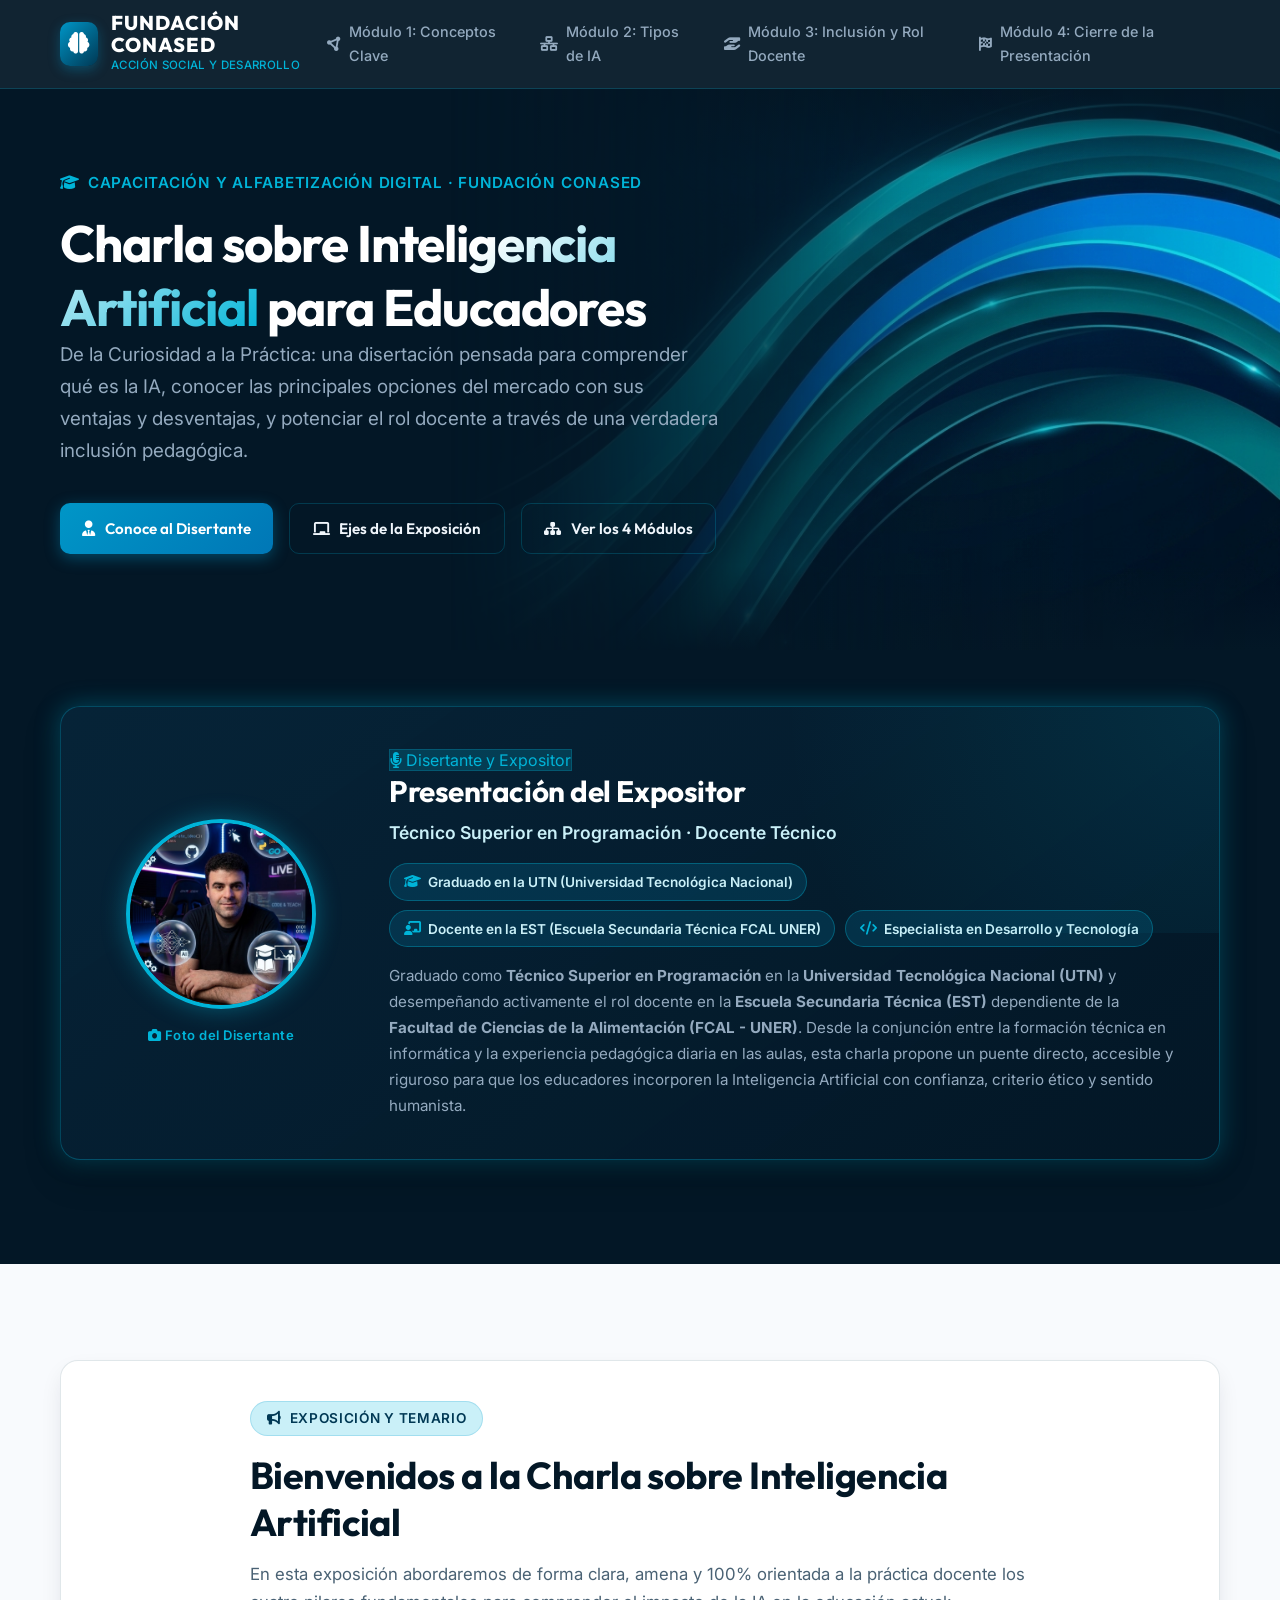
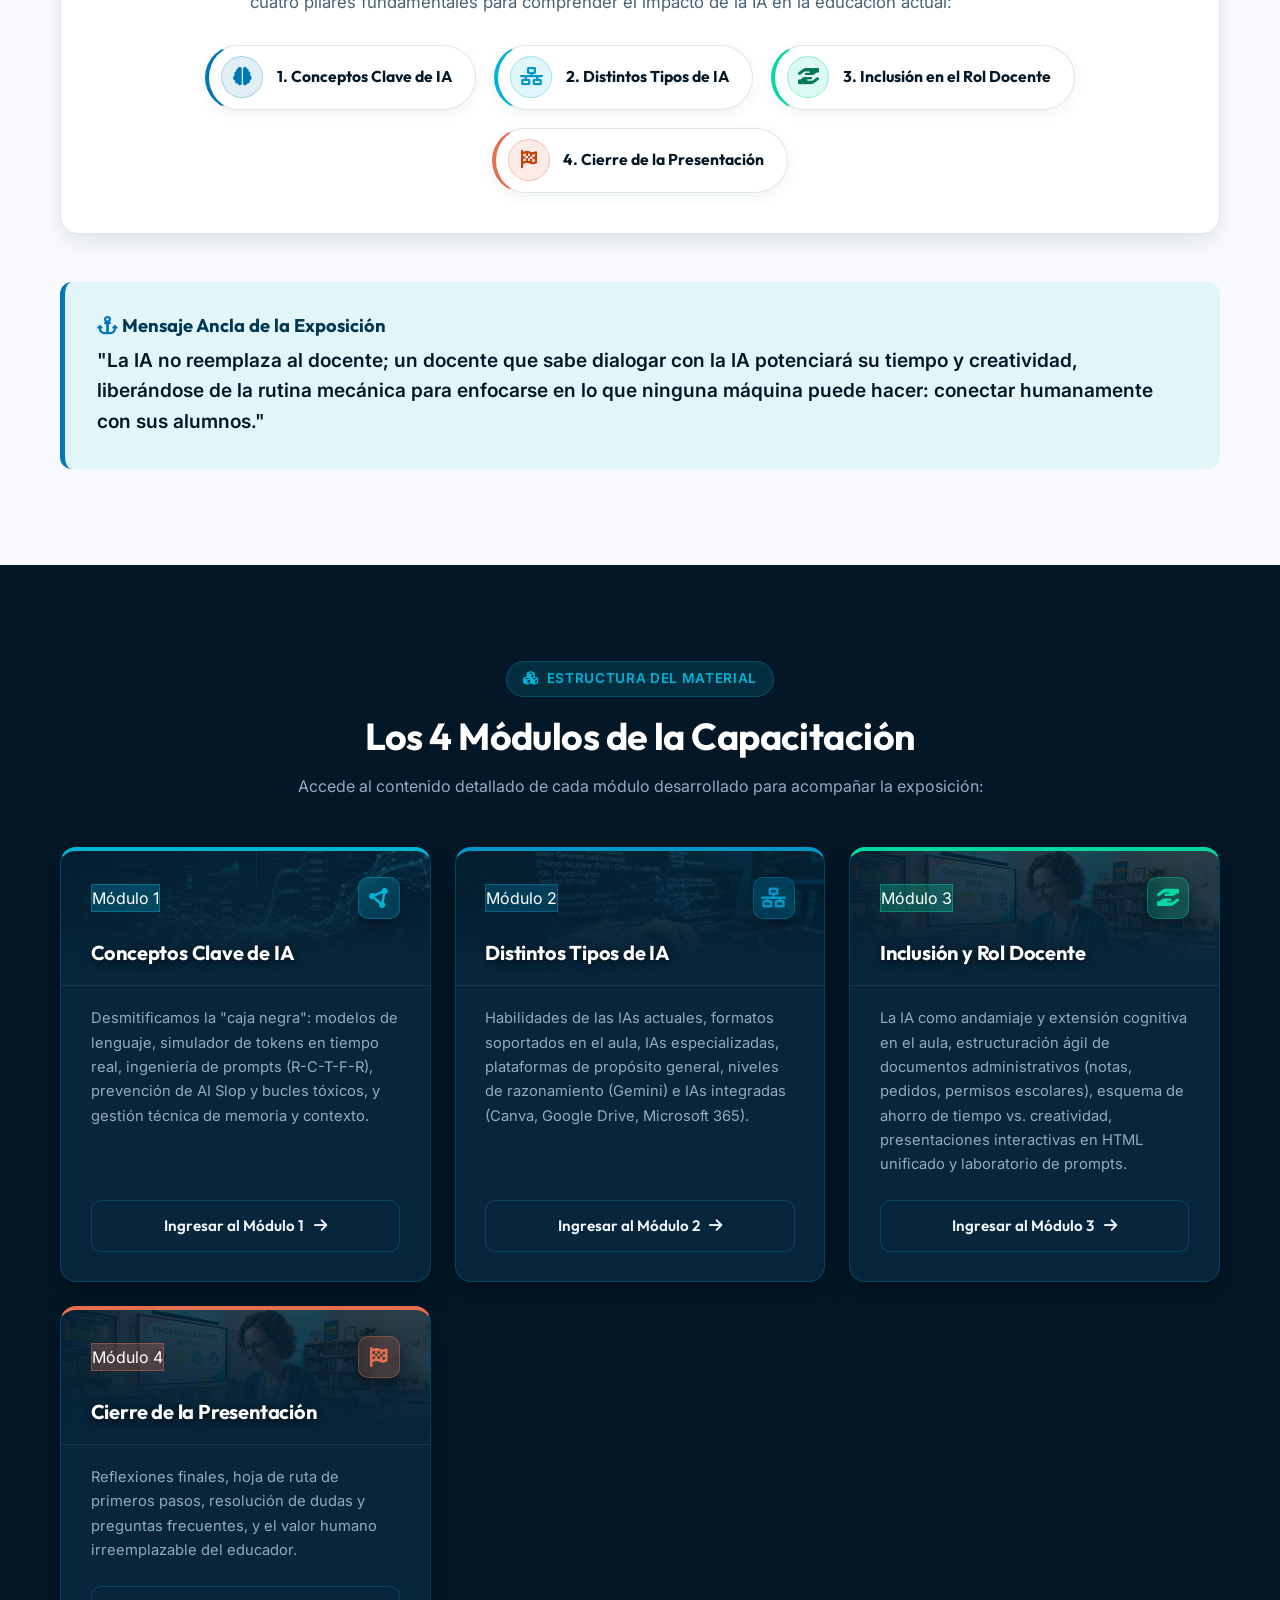
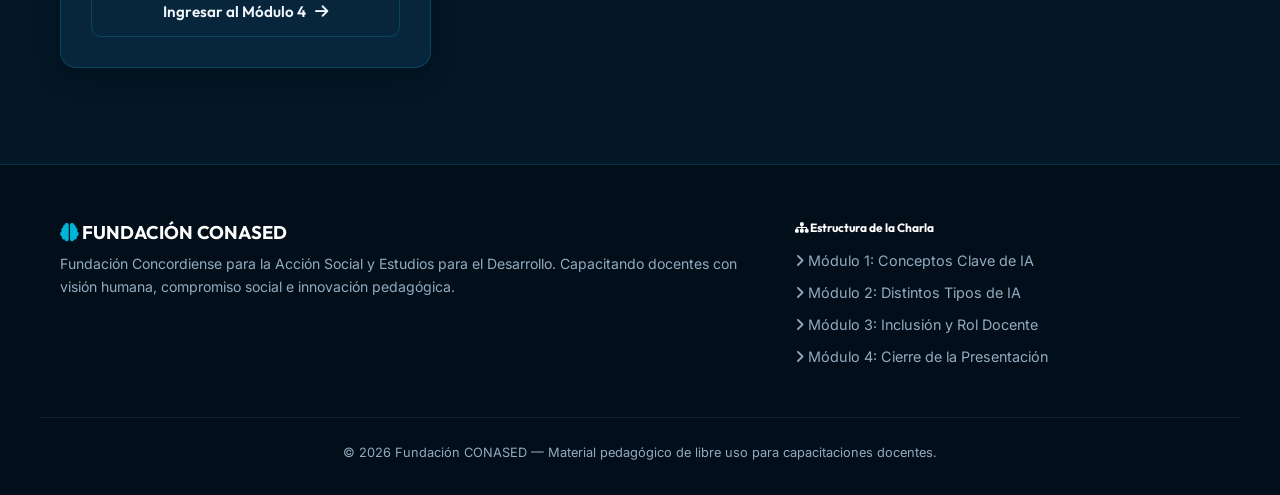
<file: index.html>
<!DOCTYPE html>
<html lang="es">

<head>
  <meta charset="UTF-8">
  <meta name="viewport" content="width=device-width, initial-scale=1.0">
  <title>Charla sobre IA para Educadores | Fundación CONASED</title>
  <meta name="description"
    content="Charla sobre Inteligencia Artificial para Educadores: conceptos fundamentales, tipos de IA, opciones del mercado con ventajas y desventajas, y el rol docente en la inclusión digital.">

  <!-- Favicon SVG -->
  <link rel="icon"
    href="data:image/svg+xml,<svg xmlns=%22http://www.w3.org/2000/svg%22 viewBox=%220 0 100 100%22><text y=%22.9em%22 font-size=%2290%22>🧠</text></svg>">

  <!-- Font Awesome 6 -->
  <link rel="stylesheet" href="https://cdnjs.cloudflare.com/ajax/libs/font-awesome/6.5.1/css/all.min.css">

  <!-- Estilos Globales -->
  <link rel="stylesheet" href="css/styles.css">
</head>

<body>

  <!-- HEADER INSTITUCIONAL CONASED -->
  <header class="header-conased">
    <div class="container nav-wrapper">
      <a href="index.html" class="brand-conased" aria-label="Inicio Fundación CONASED">
        <div class="brand-logo-icon">
          <i class="fa-solid fa-brain"></i>
        </div>
        <div class="brand-text">
          <span class="brand-name">FUNDACIÓN CONASED</span>
          <span class="brand-sub">Acción Social y Desarrollo</span>
        </div>
      </a>

      <button class="mobile-nav-toggle" aria-label="Abrir menú de navegación" aria-expanded="false">
        <i class="fa-solid fa-bars"></i>
      </button>

      <nav>
        <ul class="nav-menu">
          <li>
            <a href="modulo1.html" class="nav-link">
              <i class="fa-solid fa-circle-nodes"></i> Módulo 1: Conceptos Clave
            </a>
          </li>
          <li>
            <a href="modulo2.html" class="nav-link">
              <i class="fa-solid fa-network-wired"></i> Módulo 2: Tipos de IA
            </a>
          </li>
          <li>
            <a href="modulo3.html" class="nav-link">
              <i class="fa-solid fa-hand-holding-hand"></i> Módulo 3: Inclusión y Rol Docente
            </a>
          </li>
          <li>
            <a href="modulo4.html" class="nav-link">
              <i class="fa-solid fa-flag-checkered"></i> Módulo 4: Cierre de la Presentación
            </a>
          </li>
        </ul>
      </nav>
    </div>
  </header>

  <main>
    <!-- 1. HERO PRINCIPAL: BIENVENIDA A LA CHARLA SOBRE IA -->
    <section class="hero-section section-dark">
      <div class="hero-bg-fade" style="background-image: url('images/conased_hero_bg.jpg');" aria-hidden="true"></div>

      <div class="container">
        <div class="hero-content">
          <div class="tagline">
            <i class="fa-solid fa-graduation-cap"></i> Capacitación y Alfabetización Digital · Fundación CONASED
          </div>
          <h1>Charla sobre <span>Inteligencia Artificial</span> para Educadores</h1>
          <p class="lead">
            De la Curiosidad a la Práctica: una disertación pensada para comprender qué es la IA, conocer las
            principales opciones del mercado con sus ventajas y desventajas, y potenciar el rol docente a través de una
            verdadera inclusión pedagógica.
          </p>
          <div style="display: flex; gap: 1rem; flex-wrap: wrap;">
            <a href="#disertante" class="btn btn-primary">
              <i class="fa-solid fa-user-tie"></i> Conoce al Disertante
            </a>
            <a href="#bienvenida-charla" class="btn btn-outline">
              <i class="fa-solid fa-chalkboard"></i> Ejes de la Exposición
            </a>
            <a href="#modulos" class="btn btn-outline">
              <i class="fa-solid fa-sitemap"></i> Ver los 4 Módulos
            </a>
          </div>
        </div>
      </div>
    </section>

    <!-- 2. PRESENTACIÓN DEL DISERTANTE (SECCIÓN OSCURA / CONTRASTE ELEGANTE) -->
    <section id="disertante" class="section section-dark" style="padding-top: 3.5rem; padding-bottom: 3.5rem;">
      <div class="container">
        <div class="speaker-card">
          <div class="speaker-grid">
            <!-- Columna Izquierda: Avatar Circular con espacio para foto -->
            <div class="avatar-wrapper">
              <div class="avatar-circle">
                <!-- ======================================================= -->
                <!-- ESPACIO PARA FOTO: Guarda tu imagen como 'images/disertante.jpg' -->
                <!-- o actualiza la ruta en el atributo src de la etiqueta img -->
                <!-- ======================================================= -->
                <img src="images/disertante.jpeg" alt="Foto del Disertante" class="avatar-img"
                  onerror="this.style.display='none'; this.nextElementSibling.style.display='flex';">

                <!-- Fallback estilizado cuando aún no se ha colocado el archivo de foto -->
                <div class="avatar-placeholder" style="display: none;">
                  <i class="fa-solid fa-user-tie"></i>
                  <span>Tu Foto Aquí</span>
                </div>
              </div>
              <span
                style="font-size: 0.82rem; color: var(--conased-cyan-bright); font-weight: 600; letter-spacing: 0.5px;">
                <i class="fa-solid fa-camera"></i> Foto del Disertante
              </span>
            </div>

            <!-- Columna Derecha: Datos y Perfil Profesional -->
            <div>
              <span class="badge-tag"
                style="background: rgba(0, 180, 216, 0.2); color: var(--conased-cyan-bright); margin-bottom: 0.75rem;">
                <i class="fa-solid fa-microphone-lines"></i> Disertante y Expositor
              </span>
              <h2 style="color: #ffffff; font-size: 1.85rem; margin-bottom: 0.5rem;">
                Presentación del Expositor
              </h2>
              <p style="font-size: 1.1rem; color: #caf0f8; font-weight: 600; margin-bottom: 0.85rem;">
                Técnico Superior en Programación · Docente Técnico
              </p>

              <!-- Badges de credenciales -->
              <div class="speaker-badge-row">
                <span class="speaker-badge">
                  <i class="fa-solid fa-graduation-cap"></i> Graduado en la UTN (Universidad Tecnológica Nacional)
                </span>
                <span class="speaker-badge">
                  <i class="fa-solid fa-chalkboard-user"></i> Docente en la EST (Escuela Secundaria Técnica FCAL UNER)
                </span>
                <span class="speaker-badge">
                  <i class="fa-solid fa-code"></i> Especialista en Desarrollo y Tecnología
                </span>
              </div>

              <p
                style="color: var(--text-muted-light); font-size: 0.95rem; line-height: 1.7; margin-top: 1rem; margin-bottom: 0;">
                Graduado como <strong>Técnico Superior en Programación</strong> en la <strong>Universidad Tecnológica
                  Nacional (UTN)</strong> y desempeñando activamente el rol docente en la <strong>Escuela Secundaria
                  Técnica (EST)</strong> dependiente de la <strong>Facultad de Ciencias de la Alimentación (FCAL -
                  UNER)</strong>. Desde la conjunción entre la formación técnica en informática y la experiencia
                pedagógica diaria en las aulas, esta charla propone un puente directo, accesible y riguroso para que los
                educadores incorporen la Inteligencia Artificial con confianza, criterio ético y sentido humanista.
              </p>
            </div>
          </div>
        </div>
      </div>
    </section>

    <!-- 3. PANEL DE BIENVENIDA A LA "CHARLA SOBRE IA" (SECCIÓN CLARA) -->
    <section id="bienvenida-charla" class="section section-light">
      <div class="container">
        <div class="welcome-panel">
          <div class="section-header" style="text-align: left; margin-bottom: 1.75rem;">
            <span class="badge-tag">
              <i class="fa-solid fa-bullhorn"></i> Exposición y Temario
            </span>
            <h2 style="color: var(--conased-navy-dark);">Bienvenidos a la Charla sobre Inteligencia Artificial</h2>
            <p class="text-muted" style="font-size: 1.05rem; line-height: 1.7;">
              En esta exposición abordaremos de forma clara, amena y 100% orientada a la práctica docente los cuatro
              pilares fundamentales para comprender el impacto de la IA en la educación actual:
            </p>
          </div>

          <!-- Los 4 Ejes de la Exposición (Badges Compactos) -->
          <div class="welcome-pillars-badges">
            <!-- 1. Conceptos Clave de IA -->
            <a href="modulo1.html" class="welcome-pillar-badge pillar-badge-cyan-deep" title="Ir al Módulo 1: Conceptos Clave de IA">
              <div class="pillar-badge-icon">
                <i class="fa-solid fa-brain"></i>
              </div>
              <span class="pillar-badge-title">1. Conceptos Clave de IA</span>
            </a>

            <!-- 2. Distintos Tipos de IA -->
            <a href="modulo2.html" class="welcome-pillar-badge pillar-badge-cyan-bright" title="Ir al Módulo 2: Distintos Tipos de IA">
              <div class="pillar-badge-icon">
                <i class="fa-solid fa-network-wired"></i>
              </div>
              <span class="pillar-badge-title">2. Distintos Tipos de IA</span>
            </a>

            <!-- 3. Inclusión en el Rol Docente -->
            <a href="modulo3.html" class="welcome-pillar-badge pillar-badge-emerald" title="Ir al Módulo 3: Inclusión en el Rol Docente">
              <div class="pillar-badge-icon">
                <i class="fa-solid fa-hand-holding-hand"></i>
              </div>
              <span class="pillar-badge-title">3. Inclusión en el Rol Docente</span>
            </a>

            <!-- 4. Cierre de la Presentación -->
            <a href="modulo4.html" class="welcome-pillar-badge pillar-badge-amber" title="Ir al Módulo 4: Cierre de la Presentación">
              <div class="pillar-badge-icon">
                <i class="fa-solid fa-flag-checkered"></i>
              </div>
              <span class="pillar-badge-title">4. Cierre de la Presentación</span>
            </a>
          </div>
        </div>

        <!-- Idea Fuerza / Mensaje Ancla -->
        <div
          style="background: var(--conased-ice); border-left: 5px solid var(--conased-cyan-deep); border-radius: 12px; padding: 2rem; margin-top: 2rem;">
          <h3 style="color: var(--conased-teal-deep); font-size: 1.15rem; margin-bottom: 0.5rem;">
            <i class="fa-solid fa-anchor" style="color: var(--conased-cyan-deep);"></i> Mensaje Ancla de la Exposición
          </h3>
          <blockquote
            style="font-size: 1.2rem; font-weight: 600; color: var(--conased-navy-dark); line-height: 1.6; margin: 0;">
            "La IA no reemplaza al docente; un docente que sabe dialogar con la IA potenciará su tiempo y creatividad,
            liberándose de la rutina mecánica para enfocarse en lo que ninguna máquina puede hacer: conectar humanamente
            con sus alumnos."
          </blockquote>
        </div>
      </div>
    </section>

    <!-- 4. RUTA FORMATIVA: LOS 4 MÓDULOS DE LA CAPACITACIÓN (SECCIÓN OSCURA) -->
    <section id="modulos" class="section section-dark">
      <div class="container">
        <div class="section-header">
          <span class="badge-tag">
            <i class="fa-solid fa-cubes"></i> Estructura del Material
          </span>
          <h2>Los 4 Módulos de la Capacitación</h2>
          <p class="text-muted">
            Accede al contenido detallado de cada módulo desarrollado para acompañar la exposición:
          </p>
        </div>

        <div class="cards-grid">
          <!-- Módulo 1 -->
          <div class="card"
            style="border-top: 4px solid var(--conased-cyan-bright); display: flex; flex-direction: column;">
            <div class="card-module-header">
              <div class="card-module-bg" style="background-image: url('images/ia_fundamentos_redes.jpg');"
                aria-hidden="true"></div>
              <div class="card-module-header-content">
                <div
                  style="display: flex; justify-content: space-between; align-items: center; margin-bottom: 0.85rem;">
                  <span class="badge-tag"
                    style="margin-bottom: 0; background: rgba(0, 180, 216, 0.25); border: 1px solid rgba(0, 180, 216, 0.4); color: #ffffff;">Módulo
                    1</span>
                  <div class="card-module-icon-box"
                    style="background: rgba(0, 180, 216, 0.2); color: var(--conased-cyan-bright); border: 1px solid rgba(0, 180, 216, 0.35);">
                    <i class="fa-solid fa-circle-nodes"></i>
                  </div>
                </div>
                <h3>Conceptos Clave de IA</h3>
              </div>
            </div>
            <div style="display: flex; flex-direction: column; flex: 1;">
              <p class="text-muted" style="font-size: 0.92rem; flex: 1; line-height: 1.65; margin-bottom: 0;">
                Desmitificamos la "caja negra": modelos de lenguaje, simulador de tokens en tiempo real, ingeniería de
                prompts (R-C-T-F-R), prevención de AI Slop y bucles tóxicos, y gestión técnica de memoria y contexto.
              </p>
              <div style="margin-top: 1.5rem;">
                <a href="modulo1.html" class="btn btn-outline" style="width: 100%; justify-content: center;">
                  <span>Ingresar al Módulo 1</span>
                  <i class="fa-solid fa-arrow-right"></i>
                </a>
              </div>
            </div>
          </div>

          <!-- Módulo 2 -->
          <div class="card" style="border-top: 4px solid var(--conased-cyan); display: flex; flex-direction: column;">
            <div class="card-module-header">
              <div class="card-module-bg" style="background-image: url('images/prompting_teclado_concept.jpg');"
                aria-hidden="true"></div>
              <div class="card-module-header-content">
                <div
                  style="display: flex; justify-content: space-between; align-items: center; margin-bottom: 0.85rem;">
                  <span class="badge-tag"
                    style="margin-bottom: 0; background: rgba(0, 150, 199, 0.25); border: 1px solid rgba(0, 150, 199, 0.4); color: #ffffff;">Módulo
                    2</span>
                  <div class="card-module-icon-box"
                    style="background: rgba(0, 150, 199, 0.2); color: var(--conased-cyan); border: 1px solid rgba(0, 150, 199, 0.35);">
                    <i class="fa-solid fa-network-wired"></i>
                  </div>
                </div>
                <h3>Distintos Tipos de IA</h3>
              </div>
            </div>
            <div style="display: flex; flex-direction: column; flex: 1;">
              <p class="text-muted" style="font-size: 0.92rem; flex: 1; line-height: 1.65; margin-bottom: 0;">
                Habilidades de las IAs actuales, formatos soportados en el aula, IAs especializadas, plataformas de
                propósito general, niveles de razonamiento (Gemini) e IAs integradas (Canva, Google Drive, Microsoft
                365).
              </p>
              <div style="margin-top: 1.5rem;">
                <a href="modulo2.html" class="btn btn-outline" style="width: 100%; justify-content: center;">
                  <span>Ingresar al Módulo 2</span>
                  <i class="fa-solid fa-arrow-right"></i>
                </a>
              </div>
            </div>
          </div>

          <!-- Módulo 3 -->
          <div class="card" style="border-top: 4px solid var(--accent-emerald); display: flex; flex-direction: column;">
            <div class="card-module-header">
              <div class="card-module-bg" style="background-image: url('images/docente_asistente_ia.jpg');"
                aria-hidden="true"></div>
              <div class="card-module-header-content">
                <div
                  style="display: flex; justify-content: space-between; align-items: center; margin-bottom: 0.85rem;">
                  <span class="badge-tag"
                    style="margin-bottom: 0; background: rgba(6, 214, 160, 0.25); border: 1px solid rgba(6, 214, 160, 0.4); color: #ffffff;">Módulo
                    3</span>
                  <div class="card-module-icon-box"
                    style="background: rgba(6, 214, 160, 0.2); color: var(--accent-emerald); border: 1px solid rgba(6, 214, 160, 0.35);">
                    <i class="fa-solid fa-hand-holding-hand"></i>
                  </div>
                </div>
                <h3>Inclusión y Rol Docente</h3>
              </div>
            </div>
            <div style="display: flex; flex-direction: column; flex: 1;">
              <p class="text-muted" style="font-size: 0.92rem; flex: 1; line-height: 1.65; margin-bottom: 0;">
                La IA como andamiaje y extensión cognitiva en el aula, estructuración ágil de documentos administrativos
                (notas, pedidos, permisos escolares), esquema de ahorro de tiempo vs. creatividad, presentaciones
                interactivas en HTML unificado y laboratorio de prompts.
              </p>
              <div style="margin-top: 1.5rem;">
                <a href="modulo3.html" class="btn btn-outline" style="width: 100%; justify-content: center;">
                  <span>Ingresar al Módulo 3</span>
                  <i class="fa-solid fa-arrow-right"></i>
                </a>
              </div>
            </div>
          </div>

          <!-- Módulo 4 -->
          <div class="card" style="border-top: 4px solid var(--accent-amber); display: flex; flex-direction: column;">
            <div class="card-module-header">
              <div class="card-module-bg" style="background-image: url('images/docente_asistente_ia.jpg');"
                aria-hidden="true"></div>
              <div class="card-module-header-content">
                <div
                  style="display: flex; justify-content: space-between; align-items: center; margin-bottom: 0.85rem;">
                  <span class="badge-tag"
                    style="margin-bottom: 0; background: rgba(231, 111, 81, 0.25); border: 1px solid rgba(231, 111, 81, 0.4); color: #ffffff;">Módulo
                    4</span>
                  <div class="card-module-icon-box"
                    style="background: rgba(231, 111, 81, 0.2); color: var(--accent-amber); border: 1px solid rgba(231, 111, 81, 0.35);">
                    <i class="fa-solid fa-flag-checkered"></i>
                  </div>
                </div>
                <h3>Cierre de la Presentación</h3>
              </div>
            </div>
            <div style="display: flex; flex-direction: column; flex: 1;">
              <p class="text-muted" style="font-size: 0.92rem; flex: 1; line-height: 1.65; margin-bottom: 0;">
                Reflexiones finales, hoja de ruta de primeros pasos, resolución de dudas y preguntas frecuentes, y el
                valor humano irreemplazable del educador.
              </p>
              <div style="margin-top: 1.5rem;">
                <a href="modulo4.html" class="btn btn-outline" style="width: 100%; justify-content: center;">
                  <span>Ingresar al Módulo 4</span>
                  <i class="fa-solid fa-arrow-right"></i>
                </a>
              </div>
            </div>
          </div>
        </div>
      </div>
    </section>

  </main>

  <!-- FOOTER INSTITUCIONAL -->
  <footer class="footer-conased">
    <div class="container footer-grid">
      <div class="footer-brand">
        <h4><i class="fa-solid fa-brain" style="color: var(--conased-cyan-bright);"></i> FUNDACIÓN CONASED</h4>
        <p style="font-size: 0.88rem; margin-top: 0.5rem;">
          Fundación Concordiense para la Acción Social y Estudios para el Desarrollo. Capacitando docentes con visión
          humana, compromiso social e innovación pedagógica.
        </p>
      </div>
      <div>
        <h5 style="color: #ffffff; margin-bottom: 0.85rem;"><i class="fa-solid fa-sitemap"></i> Estructura de la Charla
        </h5>
        <ul class="footer-links">
          <li><a href="modulo1.html"><i class="fa-solid fa-angle-right"></i> Módulo 1: Conceptos Clave de IA</a></li>
          <li><a href="modulo2.html"><i class="fa-solid fa-angle-right"></i> Módulo 2: Distintos Tipos de IA</a></li>
          <li><a href="modulo3.html"><i class="fa-solid fa-angle-right"></i> Módulo 3: Inclusión y Rol Docente</a></li>
          <li><a href="modulo4.html"><i class="fa-solid fa-angle-right"></i> Módulo 4: Cierre de la Presentación</a></li>
        </ul>
      </div>
    </div>
    <div class="container footer-bottom">
      <p style="margin-bottom: 0;">&copy; 2026 Fundación CONASED — Material pedagógico de libre uso para capacitaciones
        docentes.</p>
    </div>
  </footer>

  <script src="js/app.js"></script>
</body>

</html>
</file>
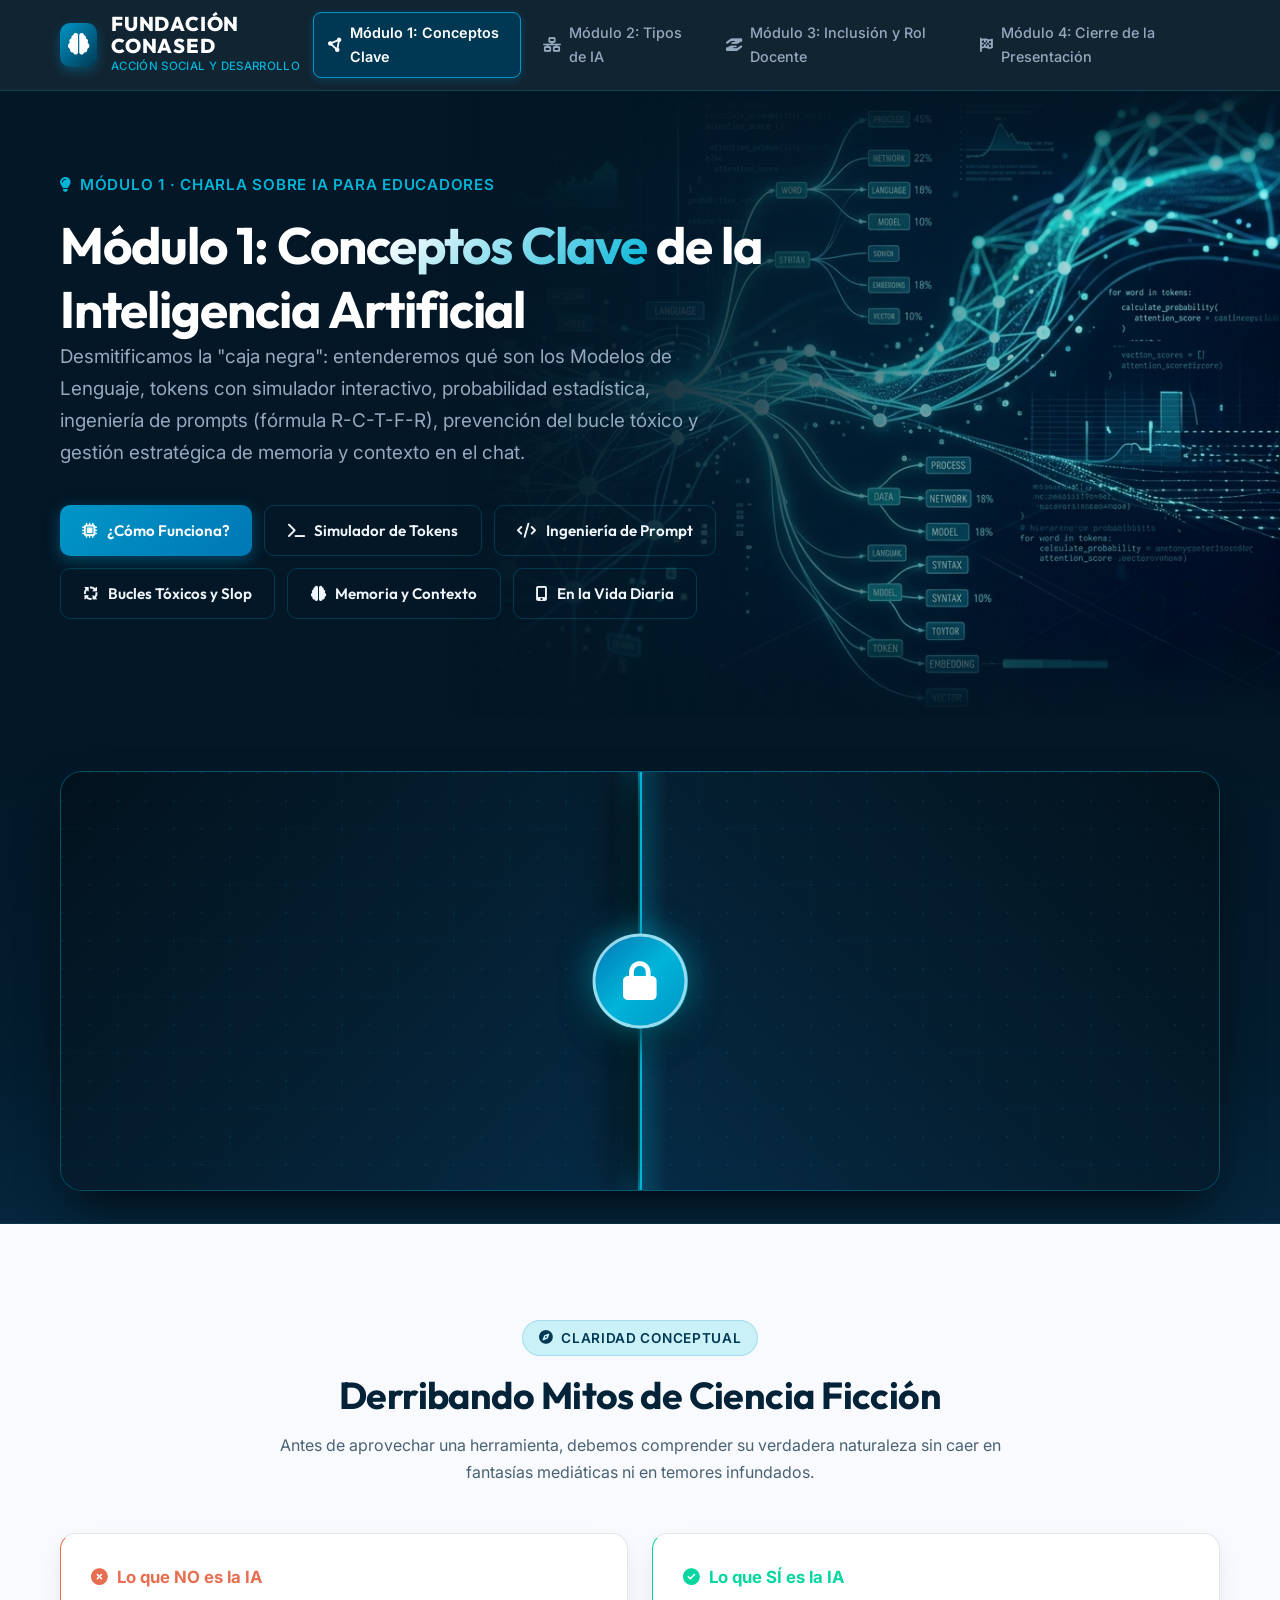
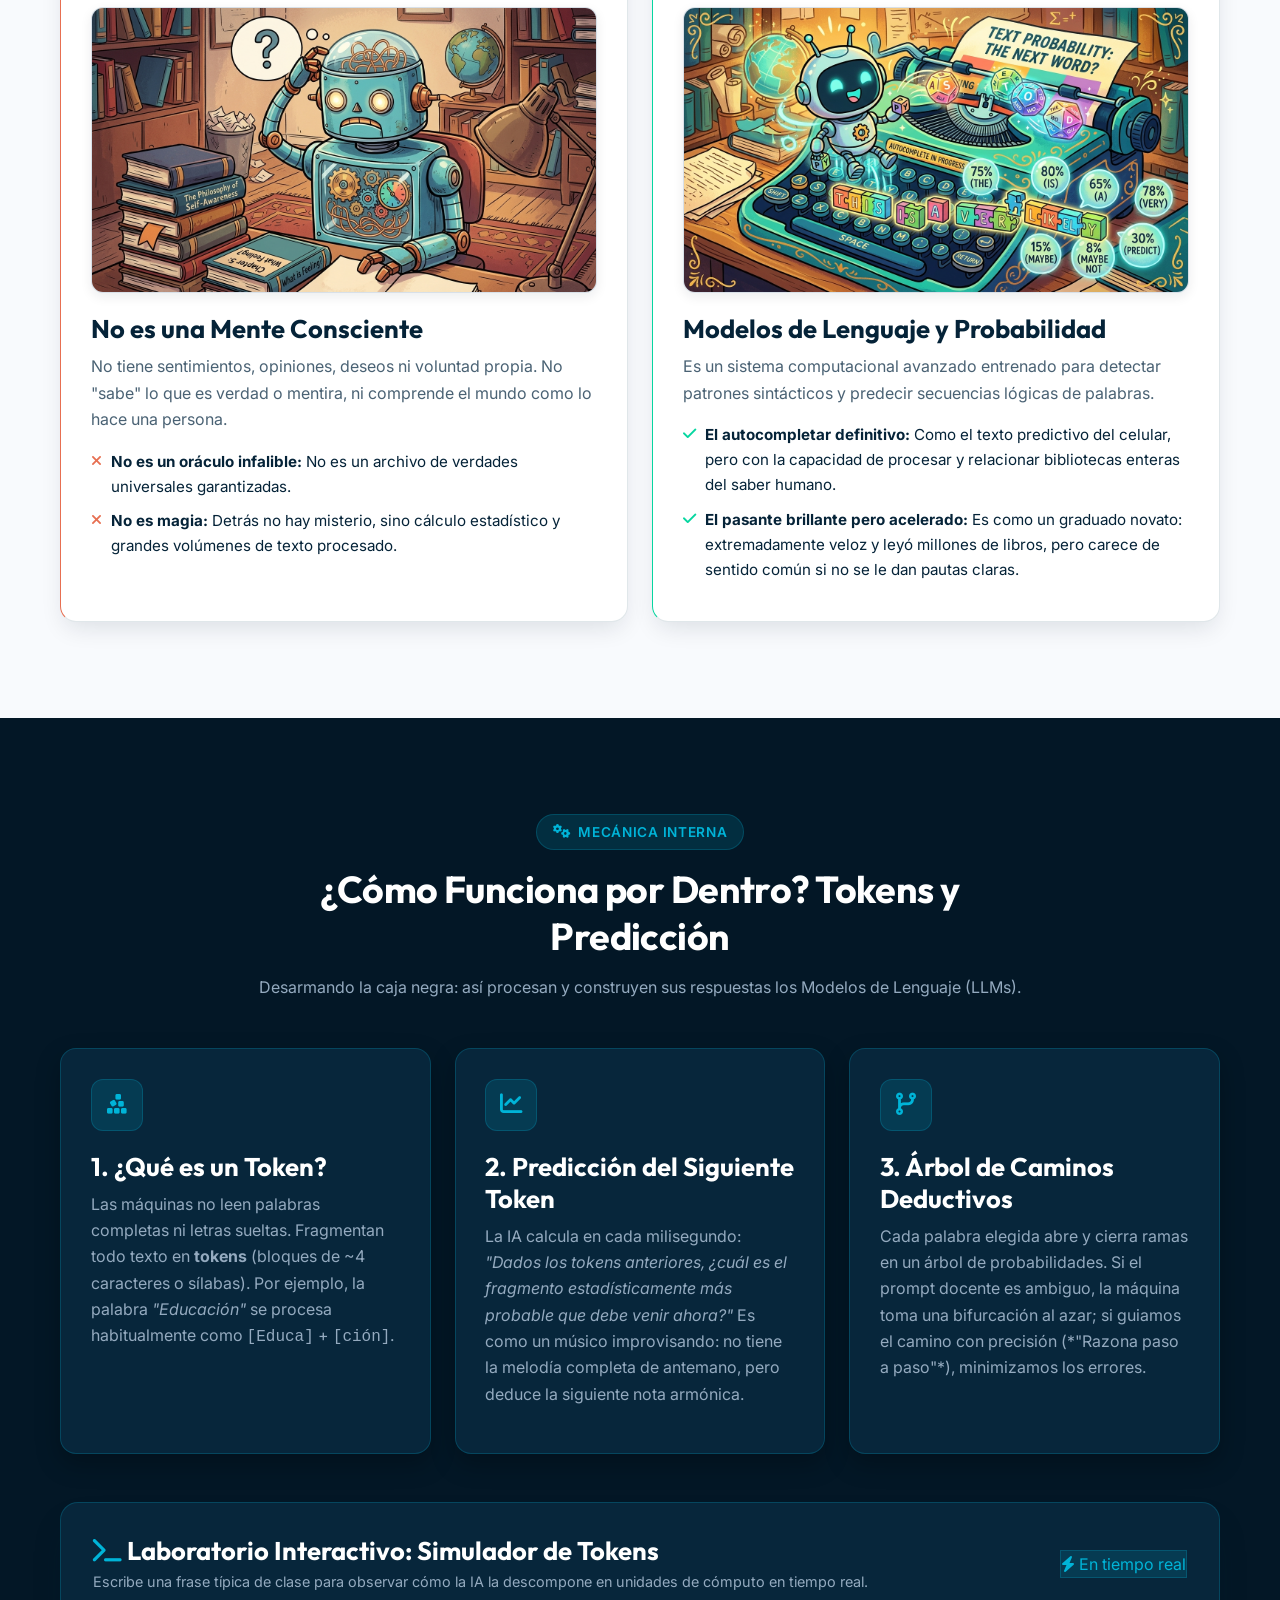
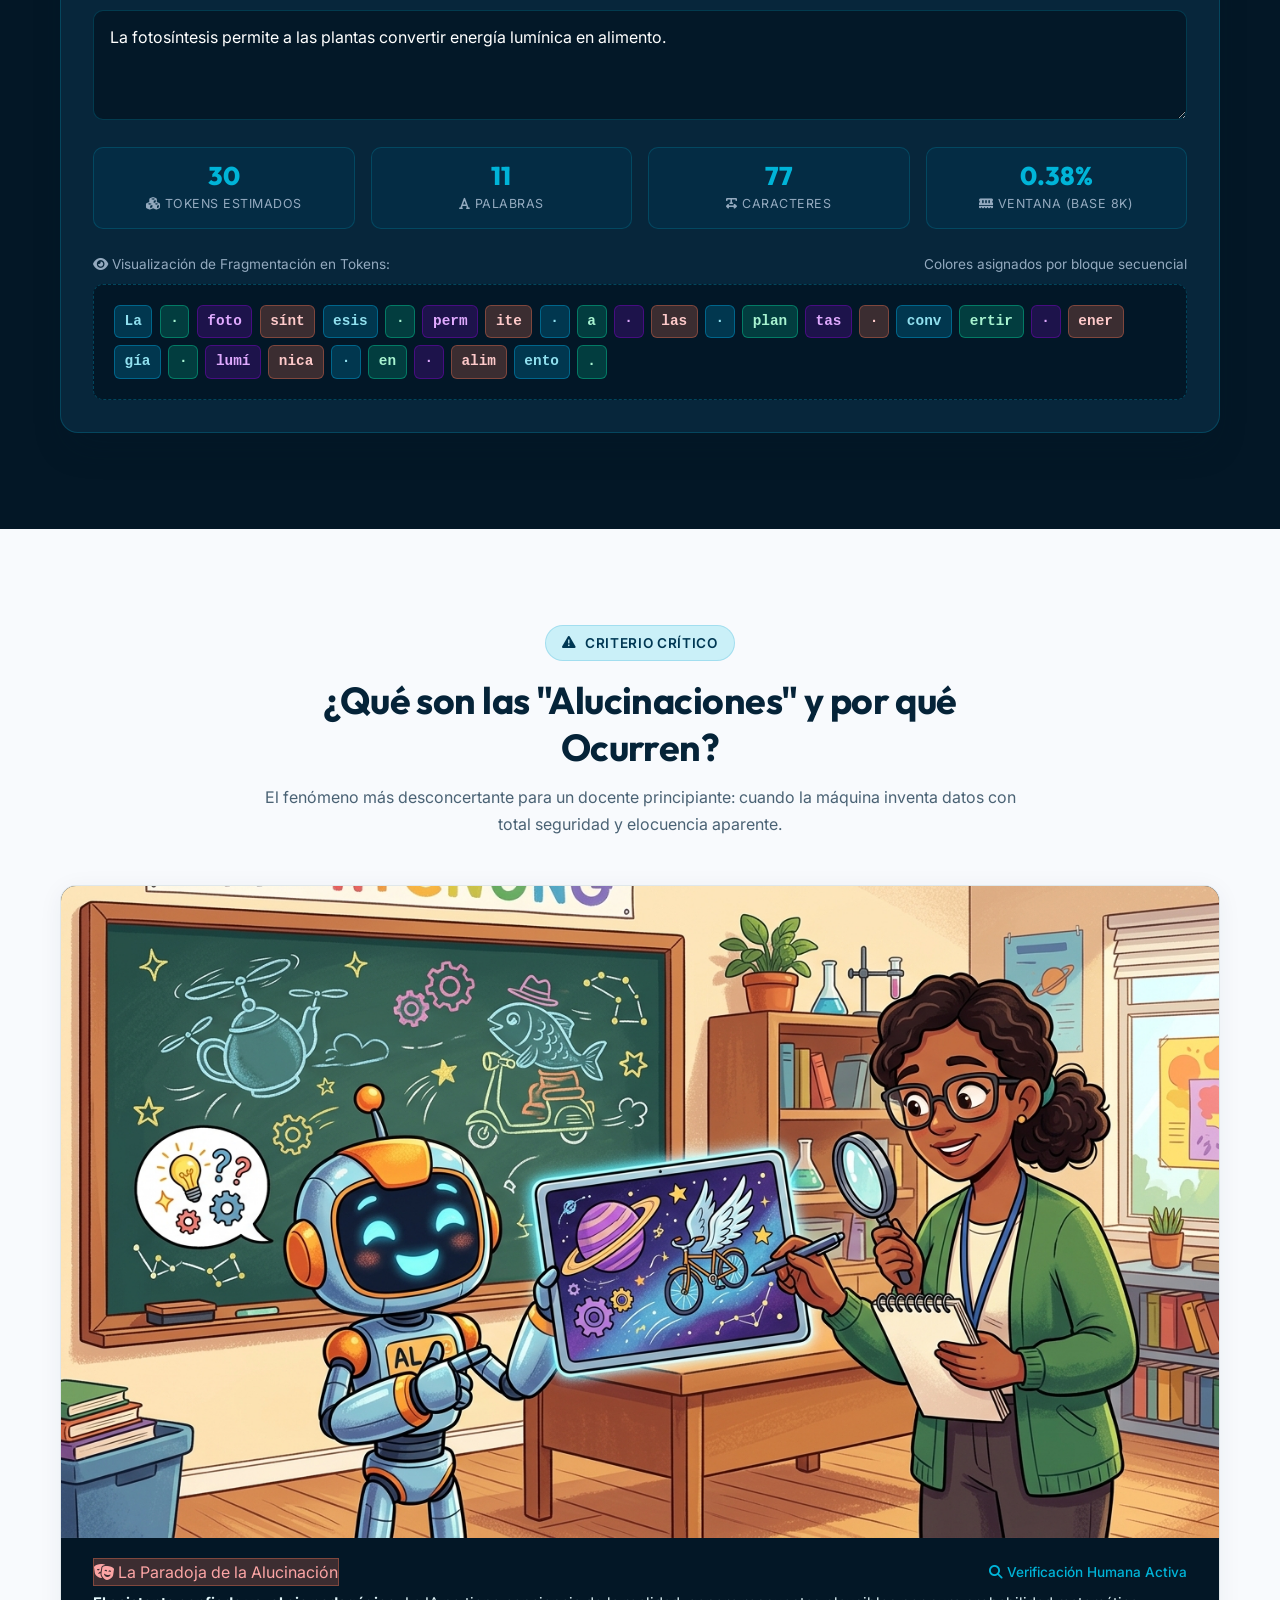
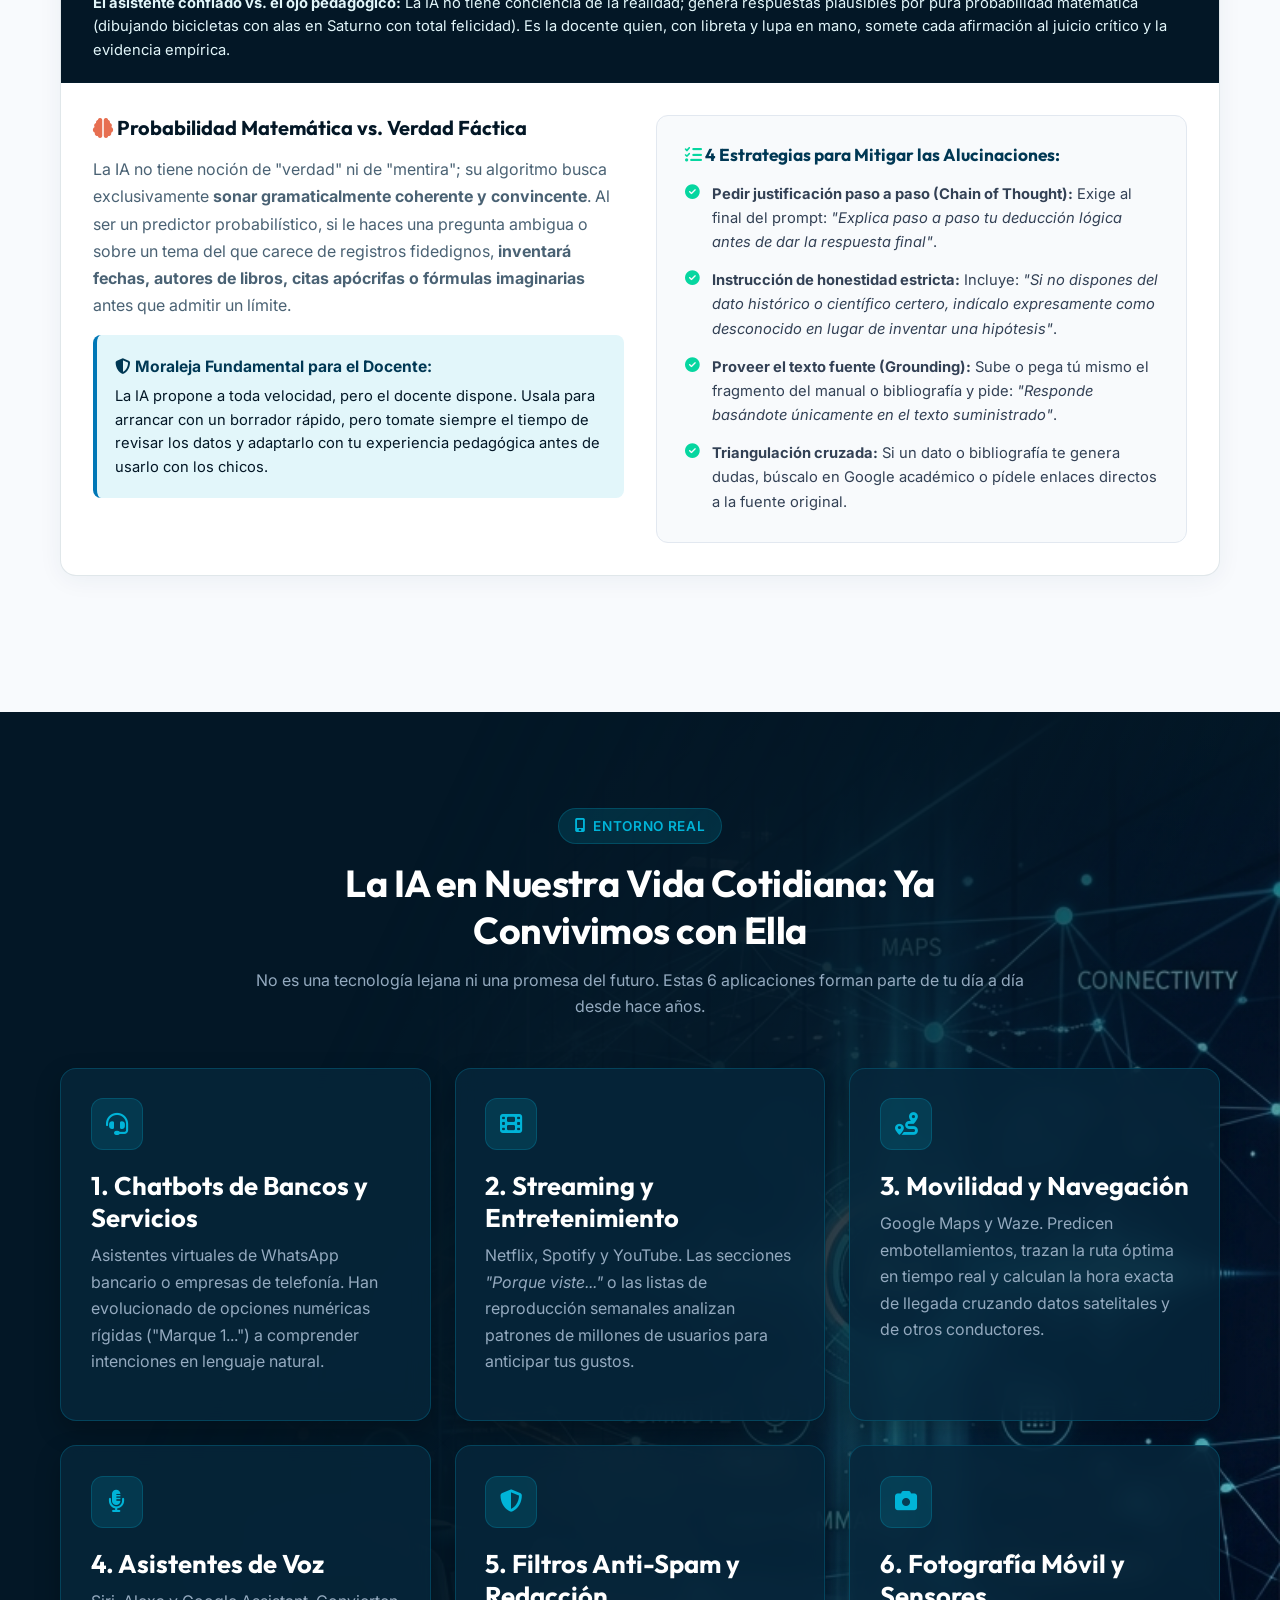
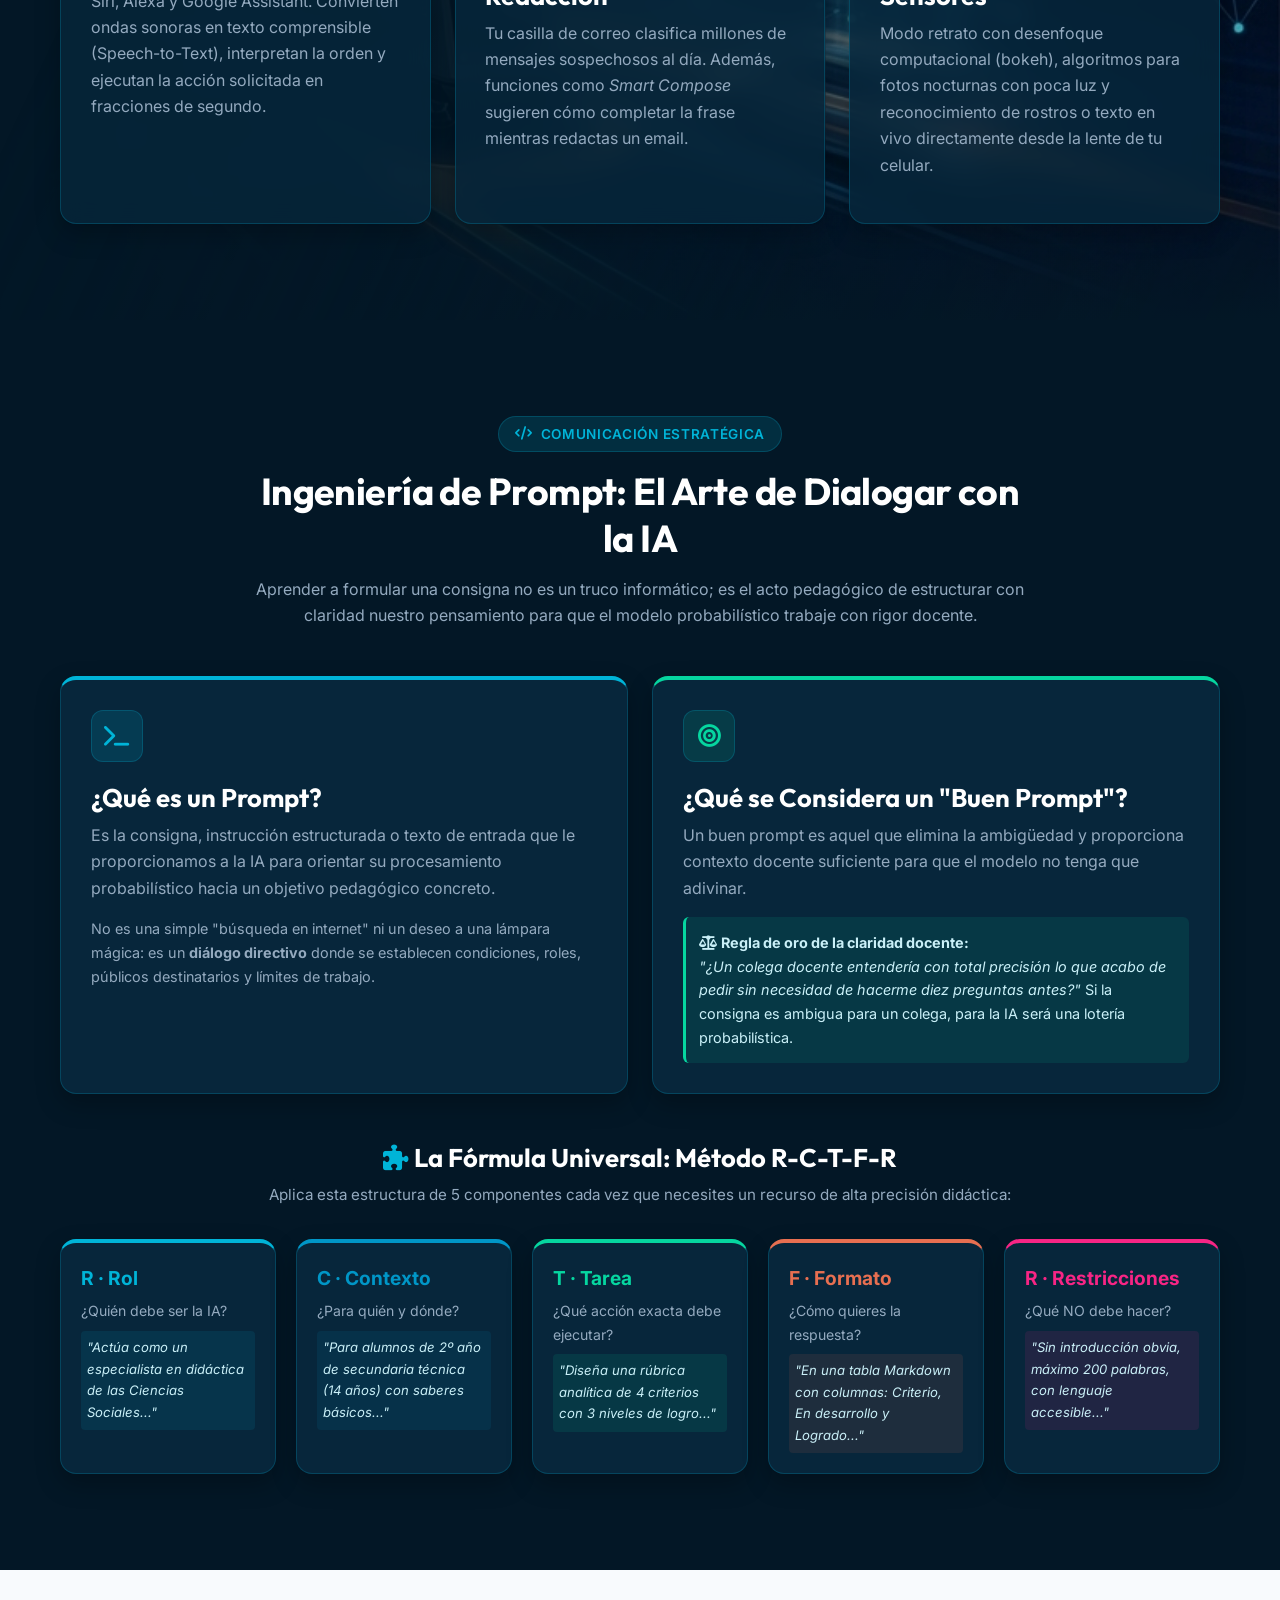
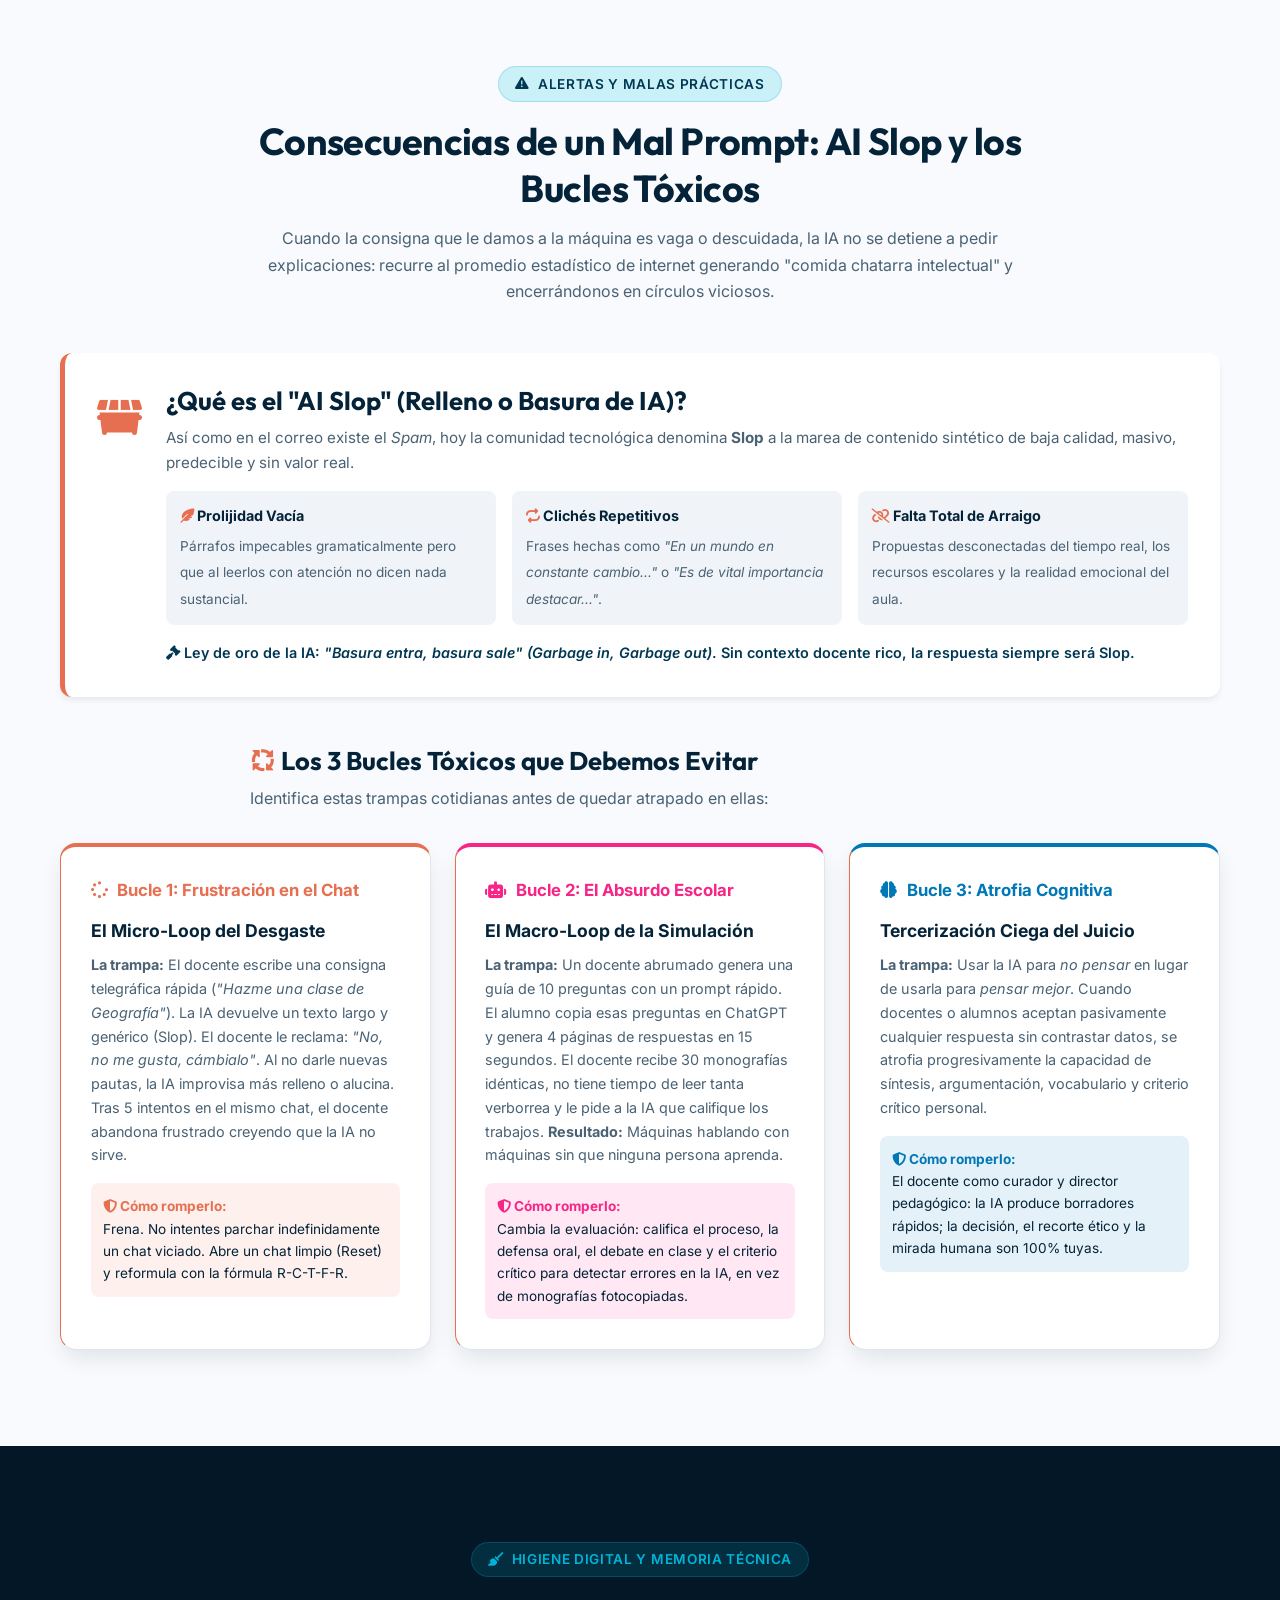
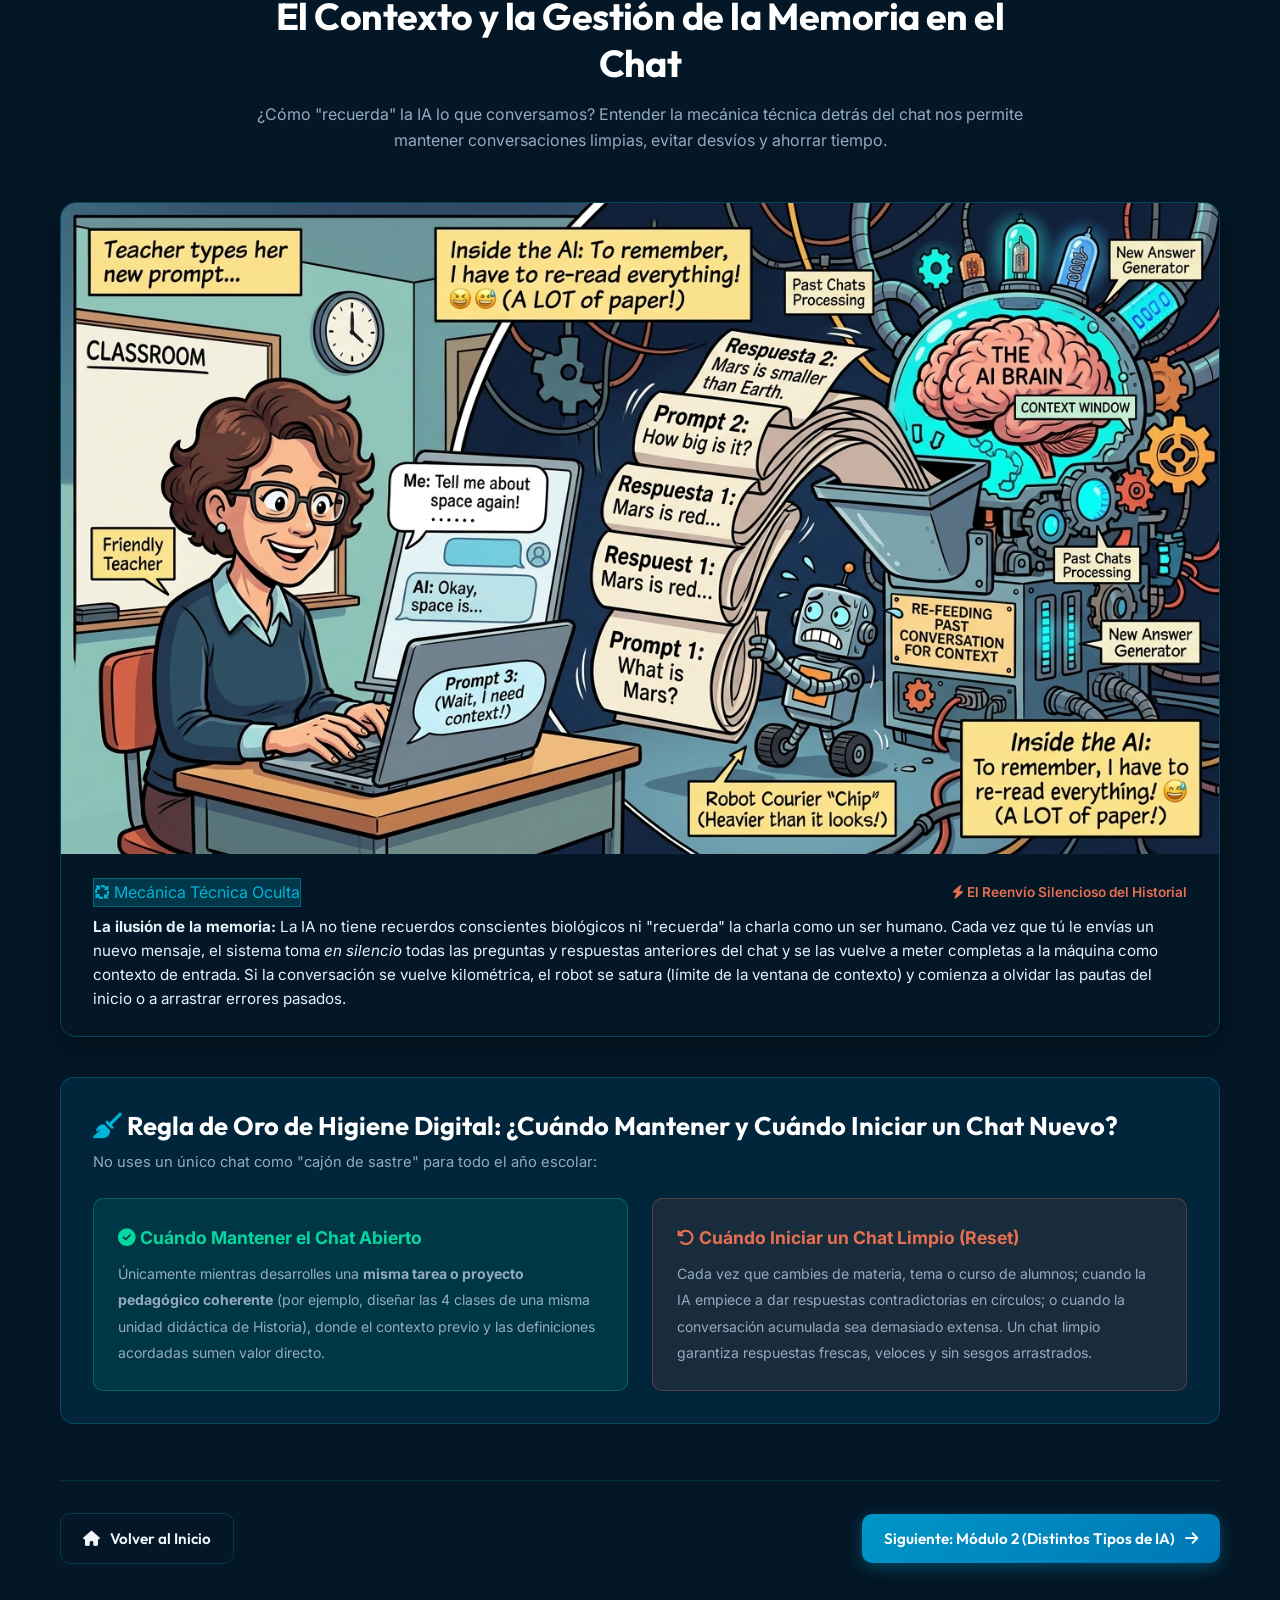
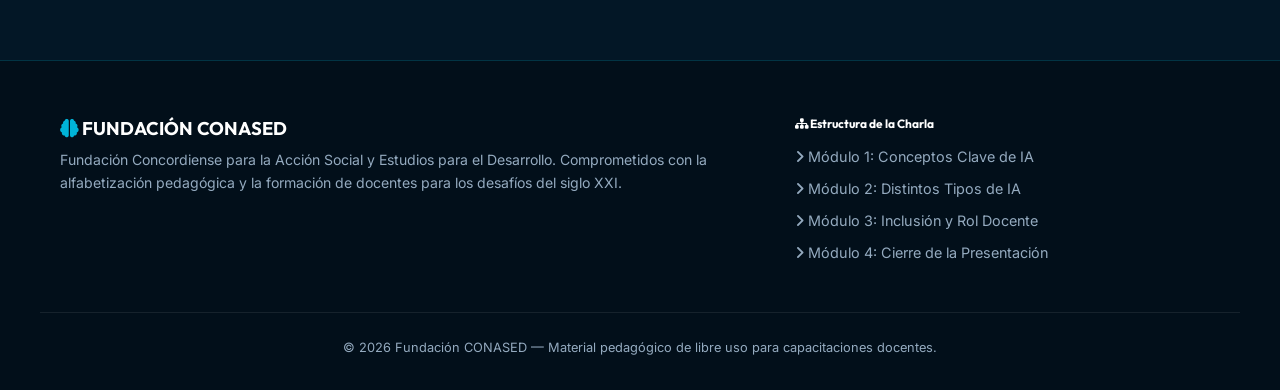
<file: modulo1.html>
<!DOCTYPE html>
<html lang="es">

<head>
  <meta charset="UTF-8">
  <meta name="viewport" content="width=device-width, initial-scale=1.0">
  <title>Módulo 1: Conceptos Clave de IA | Fundación CONASED</title>
  <meta name="description"
    content="Módulo 1: Conceptos Clave de IA. Desmitificamos la caja negra: modelos de lenguaje, tokens, probabilidad estadística, alucinaciones y la IA en la vida cotidiana.">

  <!-- Favicon SVG -->
  <link rel="icon"
    href="data:image/svg+xml,<svg xmlns=%22http://www.w3.org/2000/svg%22 viewBox=%220 0 100 100%22><text y=%22.9em%22 font-size=%2290%22>🧠</text></svg>">

  <!-- Font Awesome 6 -->
  <link rel="stylesheet" href="https://cdnjs.cloudflare.com/ajax/libs/font-awesome/6.5.1/css/all.min.css">

  <!-- Estilos Globales -->
  <link rel="stylesheet" href="css/styles.css">
</head>

<body>

  <!-- HEADER INSTITUCIONAL CONASED -->
  <header class="header-conased">
    <div class="container nav-wrapper">
      <a href="index.html" class="brand-conased" aria-label="Inicio Fundación CONASED">
        <div class="brand-logo-icon">
          <i class="fa-solid fa-brain"></i>
        </div>
        <div class="brand-text">
          <span class="brand-name">FUNDACIÓN CONASED</span>
          <span class="brand-sub">Acción Social y Desarrollo</span>
        </div>
      </a>

      <button class="mobile-nav-toggle" aria-label="Abrir menú de navegación" aria-expanded="false">
        <i class="fa-solid fa-bars"></i>
      </button>

      <nav>
        <ul class="nav-menu">
          <li>
            <a href="modulo1.html" class="nav-link active">
              <i class="fa-solid fa-circle-nodes"></i> Módulo 1: Conceptos Clave
            </a>
          </li>
          <li>
            <a href="modulo2.html" class="nav-link">
              <i class="fa-solid fa-network-wired"></i> Módulo 2: Tipos de IA
            </a>
          </li>
          <li>
            <a href="modulo3.html" class="nav-link">
              <i class="fa-solid fa-hand-holding-hand"></i> Módulo 3: Inclusión y Rol Docente
            </a>
          </li>
          <li>
            <a href="modulo4.html" class="nav-link">
              <i class="fa-solid fa-flag-checkered"></i> Módulo 4: Cierre de la Presentación
            </a>
          </li>
        </ul>
      </nav>
    </div>
  </header>

  <main>
    <!-- 1. HERO SECTION (OSCURA CON FONDO INTEGRADO Y FADE) -->
    <section class="hero-section section-dark">
      <div class="hero-bg-fade" style="background-image: url('images/ia_fundamentos_redes.jpg');" aria-hidden="true">
      </div>

      <div class="container">
        <div class="hero-content">
          <div class="tagline">
            <i class="fa-solid fa-lightbulb"></i> Módulo 1 · Charla sobre IA para Educadores
          </div>
          <h1>Módulo 1: <span>Conceptos Clave</span> de la Inteligencia Artificial</h1>
          <p class="lead">
            Desmitificamos la "caja negra": entenderemos qué son los Modelos de Lenguaje, tokens con simulador
            interactivo, probabilidad estadística, ingeniería de prompts (fórmula R-C-T-F-R), prevención del bucle
            tóxico y gestión estratégica de memoria y contexto en el chat.
          </p>
          <div style="display: flex; gap: 0.75rem; flex-wrap: wrap;">
            <a href="#mecanica" class="btn btn-primary">
              <i class="fa-solid fa-microchip"></i> ¿Cómo Funciona?
            </a>
            <a href="#simulador-seccion" class="btn btn-outline">
              <i class="fa-solid fa-terminal"></i> Simulador de Tokens
            </a>
            <a href="#ingenieria-prompt" class="btn btn-outline">
              <i class="fa-solid fa-code"></i> Ingeniería de Prompt
            </a>
            <a href="#bucle-toxico" class="btn btn-outline">
              <i class="fa-solid fa-arrows-spin"></i> Bucles Tóxicos y Slop
            </a>
            <a href="#memoria-contexto" class="btn btn-outline">
              <i class="fa-solid fa-brain"></i> Memoria y Contexto
            </a>
            <a href="#cotidiana" class="btn btn-outline">
              <i class="fa-solid fa-mobile-screen-button"></i> En la Vida Diaria
            </a>
          </div>
        </div>
      </div>
    </section>

    <!-- SECCIÓN INTERACTIVA: PREGUNTA DISPARADORA DE APERTURA CON CERROJO -->
    <section class="section-apertura-pregunta" id="apertura-pregunta" aria-label="Pregunta disparadora de apertura">
      <div class="container">
        <div class="unlock-question-card" id="unlockQuestionCard">

          <!-- Capa de Contenido: Pregunta Revelada -->
          <div class="question-reveal-content">
            <h2 class="question-massive-text">
              «¿Quiénes de ustedes han usado la IA... y cuánto conocen <span class="text-gradient-cyan">sobre su
                funcionamiento</span>?»
            </h2>
          </div>

          <!-- Capa de Bloqueo: Puertas con barrido lateral desde el centro -->
          <div class="curtain-doors-overlay" id="curtainDoorsOverlay">
            <!-- Hoja Izquierda (barre hacia la izquierda al desbloquear) -->
            <div class="curtain-panel curtain-left">
              <div class="curtain-tech-pattern"></div>
              <div class="curtain-seam-glow"></div>
            </div>

            <!-- Hoja Derecha (barre hacia la derecha al desbloquear) -->
            <div class="curtain-panel curtain-right">
              <div class="curtain-tech-pattern"></div>
              <div class="curtain-seam-glow"></div>
            </div>

            <!-- Cerrojo Centrado Interactivo -->
            <button class="cerrojo-btn" id="cerrojoTriggerBtn"
              aria-label="Hacer clic para desbloquear la pregunta inicial">
              <div class="cerrojo-sonar-wave"></div>
              <div class="cerrojo-sonar-wave delay"></div>
              <div class="cerrojo-icon-shield">
                <i class="fa-solid fa-lock" id="cerrojoIcon"></i>
              </div>
            </button>
          </div>

        </div>
      </div>
    </section>

    <!-- 2. QUÉ ES Y QUÉ NO ES (SECCIÓN CLARA) -->
    <section class="section section-light">
      <div class="container">
        <div class="section-header">
          <span class="badge-tag">
            <i class="fa-solid fa-compass"></i> Claridad Conceptual
          </span>
          <h2>Derribando Mitos de Ciencia Ficción</h2>
          <p class="text-muted">
            Antes de aprovechar una herramienta, debemos comprender su verdadera naturaleza sin caer en fantasías
            mediáticas ni en temores infundados.
          </p>
        </div>

        <div class="cards-grid">
          <!-- Lo que NO es -->
          <div class="card card-verdict bad">
            <div class="verdict-header">
              <i class="fa-solid fa-circle-xmark"></i> Lo que NO es la IA
            </div>
            <div class="card-illustration-box">
              <img src="images/no_es_mente_consciente.jpg"
                alt="Ilustración de robot mecánico que no tiene mente consciente">
            </div>
            <h3 style="color: var(--text-dark);">No es una Mente Consciente</h3>
            <p class="text-muted">
              No tiene sentimientos, opiniones, deseos ni voluntad propia. No "sabe" lo que es verdad o mentira, ni
              comprende el mundo como lo hace una persona.
            </p>
            <ul style="list-style: none; padding-left: 0; margin-top: 1rem; font-size: 0.95rem;">
              <li style="margin-bottom: 0.6rem; display: flex; gap: 0.6rem;">
                <i class="fa-solid fa-xmark" style="color: var(--accent-amber); margin-top: 4px;"></i>
                <span><strong>No es un oráculo infalible:</strong> No es un archivo de verdades universales
                  garantizadas.</span>
              </li>
              <li style="margin-bottom: 0.6rem; display: flex; gap: 0.6rem;">
                <i class="fa-solid fa-xmark" style="color: var(--accent-amber); margin-top: 4px;"></i>
                <span><strong>No es magia:</strong> Detrás no hay misterio, sino cálculo estadístico y grandes volúmenes
                  de texto procesado.</span>
              </li>
            </ul>
          </div>

          <!-- Lo que SÍ es -->
          <div class="card card-verdict good">
            <div class="verdict-header">
              <i class="fa-solid fa-circle-check"></i> Lo que SÍ es la IA
            </div>
            <div class="card-illustration-box">
              <img src="images/modelo_probabilidad_lenguaje.jpg"
                alt="Ilustración conceptual de un modelo de probabilidad de lenguaje y autocompletar">
            </div>
            <h3 style="color: var(--text-dark);">Modelos de Lenguaje y Probabilidad</h3>
            <p class="text-muted">
              Es un sistema computacional avanzado entrenado para detectar patrones sintácticos y predecir secuencias
              lógicas de palabras.
            </p>
            <ul style="list-style: none; padding-left: 0; margin-top: 1rem; font-size: 0.95rem;">
              <li style="margin-bottom: 0.6rem; display: flex; gap: 0.6rem;">
                <i class="fa-solid fa-check" style="color: var(--accent-emerald); margin-top: 4px;"></i>
                <span><strong>El autocompletar definitivo:</strong> Como el texto predictivo del celular, pero con la
                  capacidad de procesar y relacionar bibliotecas enteras del saber humano.</span>
              </li>
              <li style="margin-bottom: 0.6rem; display: flex; gap: 0.6rem;">
                <i class="fa-solid fa-check" style="color: var(--accent-emerald); margin-top: 4px;"></i>
                <span><strong>El pasante brillante pero acelerado:</strong> Es como un graduado novato: extremadamente
                  veloz y leyó millones de libros, pero carece de sentido común si no se le dan pautas claras.</span>
              </li>
            </ul>
          </div>
        </div>
      </div>
    </section>

    <!-- 3. LA MECÁNICA INTERNA: TOKENS Y PROBABILIDAD (SECCIÓN OSCURA) -->
    <section id="mecanica" class="section section-dark">
      <div class="container">
        <div class="section-header">
          <span class="badge-tag">
            <i class="fa-solid fa-gears"></i> Mecánica Interna
          </span>
          <h2>¿Cómo Funciona por Dentro? Tokens y Predicción</h2>
          <p class="text-muted">
            Desarmando la caja negra: así procesan y construyen sus respuestas los Modelos de Lenguaje (LLMs).
          </p>
        </div>

        <div class="cards-grid" style="margin-bottom: 3rem;">
          <div class="card">
            <div class="card-icon-box">
              <i class="fa-solid fa-cubes-stacked"></i>
            </div>
            <h3>1. ¿Qué es un Token?</h3>
            <p class="text-muted">
              Las máquinas no leen palabras completas ni letras sueltas. Fragmentan todo texto en
              <strong>tokens</strong> (bloques de ~4 caracteres o sílabas). Por ejemplo, la palabra <em>"Educación"</em>
              se procesa habitualmente como <code>[Educa]</code> + <code>[ción]</code>.
            </p>
          </div>

          <div class="card">
            <div class="card-icon-box">
              <i class="fa-solid fa-chart-line"></i>
            </div>
            <h3>2. Predicción del Siguiente Token</h3>
            <p class="text-muted">
              La IA calcula en cada milisegundo: <em>"Dados los tokens anteriores, ¿cuál es el fragmento
                estadísticamente más probable que debe venir ahora?"</em> Es como un músico improvisando: no tiene la
              melodía completa de antemano, pero deduce la siguiente nota armónica.
            </p>
          </div>

          <div class="card">
            <div class="card-icon-box">
              <i class="fa-solid fa-code-branch"></i>
            </div>
            <h3>3. Árbol de Caminos Deductivos</h3>
            <p class="text-muted">
              Cada palabra elegida abre y cierra ramas en un árbol de probabilidades. Si el prompt docente es ambiguo,
              la máquina toma una bifurcación al azar; si guiamos el camino con precisión (*"Razona paso a paso"*),
              minimizamos los errores.
            </p>
          </div>
        </div>

        <!-- SIMULADOR INTERACTIVO DE TOKENS -->
        <div id="simulador-seccion" class="token-simulator-card">
          <div
            style="display: flex; align-items: center; justify-content: space-between; flex-wrap: wrap; gap: 1rem; margin-bottom: 1rem;">
            <div>
              <h3 style="color: #ffffff; margin-bottom: 0.2rem;">
                <i class="fa-solid fa-terminal" style="color: var(--conased-cyan-bright);"></i> Laboratorio Interactivo:
                Simulador de Tokens
              </h3>
              <p class="text-muted" style="margin-bottom: 0; font-size: 0.9rem;">
                Escribe una frase típica de clase para observar cómo la IA la descompone en unidades de cómputo en
                tiempo real.
              </p>
            </div>
            <span class="badge-tag" style="margin-bottom: 0;">
              <i class="fa-solid fa-bolt"></i> En tiempo real
            </span>
          </div>

          <textarea id="tokenInput" class="token-input-area" placeholder="Escribe aquí tu consigna o texto docente..."
            aria-label="Texto para simular tokens">La fotosíntesis permite a las plantas convertir energía lumínica en alimento.</textarea>

          <div class="token-stats-bar">
            <div class="stat-box">
              <div class="stat-number" id="tokenCount">0</div>
              <div class="stat-label"><i class="fa-solid fa-cubes"></i> Tokens Estimados</div>
            </div>
            <div class="stat-box">
              <div class="stat-number" id="wordCount">0</div>
              <div class="stat-label"><i class="fa-solid fa-font"></i> Palabras</div>
            </div>
            <div class="stat-box">
              <div class="stat-number" id="charCount">0</div>
              <div class="stat-label"><i class="fa-solid fa-text-width"></i> Caracteres</div>
            </div>
            <div class="stat-box">
              <div class="stat-number" id="memoryPct">0%</div>
              <div class="stat-label"><i class="fa-solid fa-memory"></i> Ventana (Base 8k)</div>
            </div>
          </div>

          <div>
            <div
              style="display: flex; justify-content: space-between; margin-bottom: 0.5rem; font-size: 0.85rem; color: var(--text-muted-light);">
              <span><i class="fa-solid fa-eye"></i> Visualización de Fragmentación en Tokens:</span>
              <span>Colores asignados por bloque secuencial</span>
            </div>
            <div id="tokenVisual" class="token-visualization"></div>
          </div>
        </div>
      </div>
    </section>

    <!-- 4. ALUCINACIONES Y SUPERVISIÓN HUMANA (SECCIÓN CLARA) -->
    <section id="alucinaciones" class="section section-light">
      <div class="container">
        <div class="section-header">
          <span class="badge-tag">
            <i class="fa-solid fa-triangle-exclamation"></i> Criterio Crítico
          </span>
          <h2>¿Qué son las "Alucinaciones" y por qué Ocurren?</h2>
          <p class="text-muted">
            El fenómeno más desconcertante para un docente principiante: cuando la máquina inventa datos con total
            seguridad y elocuencia aparente.
          </p>
        </div>

        <div
          style="background: #ffffff; border: 1px solid var(--border-light); border-radius: 16px; overflow: hidden; box-shadow: 0 4px 25px rgba(0, 56, 84, 0.06); margin-bottom: 2.5rem;">
          <!-- Bloque de Ilustración Estilo Cómic -->
          <div style="position: relative; background: #031726; border-bottom: 1px solid var(--border-light);">
            <img src="images/ia_alucinacion_comic.jpg"
              alt="Ilustración conceptual de alucinaciones en la IA: Robot asistente inventando datos con seguridad frente a una docente analítica con lupa"
              style="width: 100%; height: auto; display: block; aspect-ratio: 16 / 9; object-fit: cover;">

            <div
              style="background: linear-gradient(to top, rgba(3, 23, 38, 0.95) 0%, rgba(3, 23, 38, 0.7) 60%, transparent 100%); padding: 1.25rem 2rem; color: #ffffff;">
              <div
                style="display: flex; align-items: center; justify-content: space-between; flex-wrap: wrap; gap: 0.75rem; margin-bottom: 0.35rem;">
                <span class="badge-tag"
                  style="background: rgba(231, 111, 81, 0.25); color: #fca5a5; border: 1px solid rgba(231, 111, 81, 0.4); margin-bottom: 0;">
                  <i class="fa-solid fa-masks-theater"></i> La Paradoja de la Alucinación
                </span>
                <span style="font-size: 0.85rem; color: var(--conased-cyan-bright); font-weight: 500;">
                  <i class="fa-solid fa-magnifying-glass"></i> Verificación Humana Activa
                </span>
              </div>
              <p style="margin: 0; font-size: 0.92rem; color: var(--conased-ice); line-height: 1.6;">
                <strong>El asistente confiado vs. el ojo pedagógico:</strong> La IA no tiene conciencia de la realidad;
                genera respuestas plausibles por pura probabilidad matemática (dibujando bicicletas con alas en Saturno
                con total felicidad). Es la docente quien, con libreta y lupa en mano, somete cada afirmación al juicio
                crítico y la evidencia empírica.
              </p>
            </div>
          </div>

          <!-- Contenido Explicativo y Pautas de Mitigación -->
          <div style="padding: 2rem;">
            <div
              style="display: grid; grid-template-columns: repeat(auto-fit, minmax(300px, 1fr)); gap: 2rem; align-items: start;">
              <div>
                <h3 style="color: var(--conased-navy-dark); font-size: 1.25rem; margin-bottom: 1rem;">
                  <i class="fa-solid fa-brain" style="color: var(--accent-amber);"></i> Probabilidad Matemática vs.
                  Verdad Fáctica
                </h3>
                <p class="text-muted" style="line-height: 1.7; margin-bottom: 1rem;">
                  La IA no tiene noción de "verdad" ni de "mentira"; su algoritmo busca exclusivamente <strong>sonar
                    gramaticalmente coherente y convincente</strong>. Al ser un predictor probabilístico, si le haces
                  una pregunta ambigua o sobre un tema del que carece de registros fidedignos, <strong>inventará fechas,
                    autores de libros, citas apócrifas o fórmulas imaginarias</strong> antes que admitir un límite.
                </p>
                <div
                  style="background: var(--conased-ice); border-left: 4px solid var(--conased-cyan-deep); padding: 1.15rem; border-radius: 8px;">
                  <strong
                    style="color: var(--conased-teal-deep); display: block; margin-bottom: 0.35rem; font-size: 0.98rem;">
                    <i class="fa-solid fa-shield-halved"></i> Moraleja Fundamental para el Docente:
                  </strong>
                  <p style="margin: 0; font-size: 0.92rem; color: var(--conased-navy-dark); line-height: 1.6;">
                    La IA propone a toda velocidad, pero el docente dispone. Usala para arrancar con un borrador rápido,
                    pero tomate siempre el tiempo de revisar los datos y adaptarlo con tu experiencia pedagógica antes
                    de usarlo con los chicos.
                  </p>
                </div>
              </div>

              <div style="background: #f8fafc; border: 1px solid #e2e8f0; border-radius: 12px; padding: 1.75rem;">
                <h4 style="color: var(--conased-teal-deep); margin-bottom: 1rem; font-size: 1.08rem;">
                  <i class="fa-solid fa-list-check" style="color: var(--accent-emerald);"></i> 4 Estrategias para
                  Mitigar las Alucinaciones:
                </h4>
                <ul style="list-style: none; padding-left: 0; font-size: 0.92rem; color: #334155;">
                  <li style="margin-bottom: 0.85rem; display: flex; gap: 0.75rem;">
                    <i class="fa-solid fa-circle-check" style="color: var(--accent-emerald); margin-top: 3px;"></i>
                    <span><strong>Pedir justificación paso a paso (Chain of Thought):</strong> Exige al final del
                      prompt: <em>"Explica paso a paso tu deducción lógica antes de dar la respuesta final"</em>.</span>
                  </li>
                  <li style="margin-bottom: 0.85rem; display: flex; gap: 0.75rem;">
                    <i class="fa-solid fa-circle-check" style="color: var(--accent-emerald); margin-top: 3px;"></i>
                    <span><strong>Instrucción de honestidad estricta:</strong> Incluye: <em>"Si no dispones del dato
                        histórico o científico certero, indícalo expresamente como desconocido en lugar de inventar una
                        hipótesis"</em>.</span>
                  </li>
                  <li style="margin-bottom: 0.85rem; display: flex; gap: 0.75rem;">
                    <i class="fa-solid fa-circle-check" style="color: var(--accent-emerald); margin-top: 3px;"></i>
                    <span><strong>Proveer el texto fuente (Grounding):</strong> Sube o pega tú mismo el fragmento del
                      manual o bibliografía y pide: <em>"Responde basándote únicamente en el texto
                        suministrado"</em>.</span>
                  </li>
                  <li style="margin-bottom: 0; display: flex; gap: 0.75rem;">
                    <i class="fa-solid fa-circle-check" style="color: var(--accent-emerald); margin-top: 3px;"></i>
                    <span><strong>Triangulación cruzada:</strong> Si un dato o bibliografía te genera dudas, búscalo en
                      Google académico o pídele enlaces directos a la fuente original.</span>
                  </li>
                </ul>
              </div>
            </div>
          </div>
        </div>
      </div>
    </section>

    <!-- 5. LA IA EN LA VIDA COTIDIANA (SECCIÓN OSCURA CON FONDO ANGULADO) -->
    <section id="cotidiana" class="section section-dark section-has-bg">
      <div class="section-bg-fade-angled" style="background-image: url('images/ia_vida_cotidiana.jpg');"
        aria-hidden="true"></div>
      <div class="container">
        <div class="section-header">
          <span class="badge-tag">
            <i class="fa-solid fa-mobile-screen"></i> Entorno Real
          </span>
          <h2>La IA en Nuestra Vida Cotidiana: Ya Convivimos con Ella</h2>
          <p class="text-muted">
            No es una tecnología lejana ni una promesa del futuro. Estas 6 aplicaciones forman parte de tu día a día
            desde hace años.
          </p>
        </div>

        <div class="cards-grid">
          <!-- Item 1: Bancos y Servicios -->
          <div class="card">
            <div class="card-icon-box">
              <i class="fa-solid fa-headset"></i>
            </div>
            <h3>1. Chatbots de Bancos y Servicios</h3>
            <p class="text-muted">
              Asistentes virtuales de WhatsApp bancario o empresas de telefonía. Han evolucionado de opciones numéricas
              rígidas ("Marque 1...") a comprender intenciones en lenguaje natural.
            </p>
          </div>

          <!-- Item 2: Streaming -->
          <div class="card">
            <div class="card-icon-box">
              <i class="fa-solid fa-film"></i>
            </div>
            <h3>2. Streaming y Entretenimiento</h3>
            <p class="text-muted">
              Netflix, Spotify y YouTube. Las secciones <em>"Porque viste..."</em> o las listas de reproducción
              semanales analizan patrones de millones de usuarios para anticipar tus gustos.
            </p>
          </div>

          <!-- Item 3: Movilidad -->
          <div class="card">
            <div class="card-icon-box">
              <i class="fa-solid fa-route"></i>
            </div>
            <h3>3. Movilidad y Navegación</h3>
            <p class="text-muted">
              Google Maps y Waze. Predicen embotellamientos, trazan la ruta óptima en tiempo real y calculan la hora
              exacta de llegada cruzando datos satelitales y de otros conductores.
            </p>
          </div>

          <!-- Item 4: Asistentes de Voz -->
          <div class="card">
            <div class="card-icon-box">
              <i class="fa-solid fa-microphone-lines"></i>
            </div>
            <h3>4. Asistentes de Voz</h3>
            <p class="text-muted">
              Siri, Alexa y Google Assistant. Convierten ondas sonoras en texto comprensible (Speech-to-Text),
              interpretan la orden y ejecutan la acción solicitada en fracciones de segundo.
            </p>
          </div>

          <!-- Item 5: Correo y Filtros -->
          <div class="card">
            <div class="card-icon-box">
              <i class="fa-solid fa-shield-halved"></i>
            </div>
            <h3>5. Filtros Anti-Spam y Redacción</h3>
            <p class="text-muted">
              Tu casilla de correo clasifica millones de mensajes sospechosos al día. Además, funciones como <em>Smart
                Compose</em> sugieren cómo completar la frase mientras redactas un email.
            </p>
          </div>

          <!-- Item 6: Fotografía Móvil y Visión Artificial -->
          <div class="card">
            <div class="card-icon-box">
              <i class="fa-solid fa-camera"></i>
            </div>
            <h3>6. Fotografía Móvil y Sensores</h3>
            <p class="text-muted">
              Modo retrato con desenfoque computacional (bokeh), algoritmos para fotos nocturnas con poca luz y
              reconocimiento de rostros o texto en vivo directamente desde la lente de tu celular.
            </p>
          </div>
        </div>
      </div>
    </section>

    <!-- 6. INGENIERÍA DE PROMPT: EL ARTE DE DIALOGAR CON LA IA (SECCIÓN OSCURA) -->
    <section id="ingenieria-prompt" class="section section-dark">
      <div class="container">
        <div class="section-header">
          <span class="badge-tag">
            <i class="fa-solid fa-code"></i> Comunicación Estratégica
          </span>
          <h2>Ingeniería de Prompt: El Arte de Dialogar con la IA</h2>
          <p class="text-muted">
            Aprender a formular una consigna no es un truco informático; es el acto pedagógico de estructurar con
            claridad nuestro pensamiento para que el modelo probabilístico trabaje con rigor docente.
          </p>
        </div>

        <!-- Conceptos Fundamentales: Prompt y Buen Prompt -->
        <div class="cards-grid">
          <div class="card" style="border-top: 4px solid var(--conased-cyan-bright);">
            <div class="card-icon-box">
              <i class="fa-solid fa-terminal"></i>
            </div>
            <h3>¿Qué es un Prompt?</h3>
            <p class="text-muted">
              Es la consigna, instrucción estructurada o texto de entrada que le proporcionamos a la IA para orientar su
              procesamiento probabilístico hacia un objetivo pedagógico concreto.
            </p>
            <p class="text-muted" style="font-size: 0.9rem;">
              No es una simple "búsqueda en internet" ni un deseo a una lámpara mágica: es un <strong>diálogo
                directivo</strong> donde se establecen condiciones, roles, públicos destinatarios y límites de trabajo.
            </p>
          </div>

          <div class="card" style="border-top: 4px solid var(--accent-emerald);">
            <div class="card-icon-box" style="background: var(--accent-emerald-bg); color: var(--accent-emerald);">
              <i class="fa-solid fa-bullseye"></i>
            </div>
            <h3>¿Qué se Considera un "Buen Prompt"?</h3>
            <p class="text-muted">
              Un buen prompt es aquel que elimina la ambigüedad y proporciona contexto docente suficiente para que el
              modelo no tenga que adivinar.
            </p>
            <div
              style="background: rgba(6, 214, 160, 0.1); border-left: 3px solid var(--accent-emerald); padding: 0.85rem; border-radius: 6px; margin-top: 0.5rem; font-size: 0.9rem; color: #caf0f8;">
              <i class="fa-solid fa-scale-balanced"></i> <strong>Regla de oro de la claridad docente:</strong><br>
              <em>"¿Un colega docente entendería con total precisión lo que acabo de pedir sin necesidad de hacerme diez
                preguntas antes?"</em> Si la consigna es ambigua para un colega, para la IA será una lotería
              probabilística.
            </div>
          </div>
        </div>

        <!-- Fórmula Universal RCTFR -->
        <div style="margin-top: 3rem;">
          <h3 style="color: #ffffff; text-align: center; margin-bottom: 0.5rem;">
            <i class="fa-solid fa-puzzle-piece" style="color: var(--conased-cyan-bright);"></i> La Fórmula Universal:
            Método R-C-T-F-R
          </h3>
          <p class="text-muted"
            style="text-align: center; max-width: 750px; margin: 0 auto 2rem auto; font-size: 0.95rem;">
            Aplica esta estructura de 5 componentes cada vez que necesites un recurso de alta precisión didáctica:
          </p>

          <div style="display: grid; grid-template-columns: repeat(auto-fit, minmax(200px, 1fr)); gap: 1.25rem;">
            <div class="card" style="border-top: 4px solid var(--conased-cyan-bright); padding: 1.25rem;">
              <strong
                style="color: var(--conased-cyan-bright); font-size: 1.2rem; display: block; margin-bottom: 0.3rem;">R ·
                Rol</strong>
              <span class="text-muted" style="font-size: 0.88rem; display: block; margin-bottom: 0.5rem;">¿Quién debe
                ser la IA?</span>
              <span
                style="font-size: 0.82rem; color: #caf0f8; background: rgba(0, 180, 216, 0.1); padding: 0.4rem; border-radius: 4px; display: block;">
                <em>"Actúa como un especialista en didáctica de las Ciencias Sociales..."</em>
              </span>
            </div>

            <div class="card" style="border-top: 4px solid var(--conased-cyan); padding: 1.25rem;">
              <strong style="color: var(--conased-cyan); font-size: 1.2rem; display: block; margin-bottom: 0.3rem;">C ·
                Contexto</strong>
              <span class="text-muted" style="font-size: 0.88rem; display: block; margin-bottom: 0.5rem;">¿Para quién y
                dónde?</span>
              <span
                style="font-size: 0.82rem; color: #caf0f8; background: rgba(0, 150, 199, 0.1); padding: 0.4rem; border-radius: 4px; display: block;">
                <em>"Para alumnos de 2º año de secundaria técnica (14 años) con saberes básicos..."</em>
              </span>
            </div>

            <div class="card" style="border-top: 4px solid var(--accent-emerald); padding: 1.25rem;">
              <strong style="color: var(--accent-emerald); font-size: 1.2rem; display: block; margin-bottom: 0.3rem;">T
                · Tarea</strong>
              <span class="text-muted" style="font-size: 0.88rem; display: block; margin-bottom: 0.5rem;">¿Qué acción
                exacta debe ejecutar?</span>
              <span
                style="font-size: 0.82rem; color: #caf0f8; background: rgba(6, 214, 160, 0.1); padding: 0.4rem; border-radius: 4px; display: block;">
                <em>"Diseña una rúbrica analítica de 4 criterios con 3 niveles de logro..."</em>
              </span>
            </div>

            <div class="card" style="border-top: 4px solid var(--accent-amber); padding: 1.25rem;">
              <strong style="color: var(--accent-amber); font-size: 1.2rem; display: block; margin-bottom: 0.3rem;">F ·
                Formato</strong>
              <span class="text-muted" style="font-size: 0.88rem; display: block; margin-bottom: 0.5rem;">¿Cómo quieres
                la respuesta?</span>
              <span
                style="font-size: 0.82rem; color: #caf0f8; background: rgba(231, 111, 81, 0.1); padding: 0.4rem; border-radius: 4px; display: block;">
                <em>"En una tabla Markdown con columnas: Criterio, En desarrollo y Logrado..."</em>
              </span>
            </div>

            <div class="card" style="border-top: 4px solid #f72585; padding: 1.25rem;">
              <strong style="color: #f72585; font-size: 1.2rem; display: block; margin-bottom: 0.3rem;">R ·
                Restricciones</strong>
              <span class="text-muted" style="font-size: 0.88rem; display: block; margin-bottom: 0.5rem;">¿Qué NO debe
                hacer?</span>
              <span
                style="font-size: 0.82rem; color: #caf0f8; background: rgba(247, 37, 133, 0.1); padding: 0.4rem; border-radius: 4px; display: block;">
                <em>"Sin introducción obvia, máximo 200 palabras, con lenguaje accesible..."</em>
              </span>
            </div>
          </div>
        </div>
      </div>
    </section>

    <!-- 7. CONSECUENCIAS DE UN MAL PROMPT: AI SLOP Y LOS 3 BUCLES TÓXICOS (SECCIÓN CLARA) -->
    <section id="bucle-toxico" class="section section-light">
      <div class="container">
        <div class="section-header">
          <span class="badge-tag">
            <i class="fa-solid fa-triangle-exclamation"></i> Alertas y Malas Prácticas
          </span>
          <h2>Consecuencias de un Mal Prompt: AI Slop y los Bucles Tóxicos</h2>
          <p class="text-muted">
            Cuando la consigna que le damos a la máquina es vaga o descuidada, la IA no se detiene a pedir
            explicaciones: recurre al promedio estadístico de internet generando "comida chatarra intelectual" y
            encerrándonos en círculos viciosos.
          </p>
        </div>

        <!-- AI Slop Card -->
        <div
          style="background: var(--surface-light); border-left: 5px solid var(--accent-amber); border-radius: 12px; padding: 2rem; box-shadow: var(--shadow-sm); margin-bottom: 3rem;">
          <div style="display: flex; gap: 1.5rem; align-items: flex-start; flex-wrap: wrap;">
            <div style="font-size: 2.5rem; color: var(--accent-amber);">
              <i class="fa-solid fa-dumpster"></i>
            </div>
            <div style="flex: 1; min-width: 280px;">
              <h3 style="color: var(--text-dark); margin-bottom: 0.5rem;">
                ¿Qué es el "AI Slop" (Relleno o Basura de IA)?
              </h3>
              <p class="text-muted" style="font-size: 0.95rem; margin-bottom: 0.75rem;">
                Así como en el correo existe el <em>Spam</em>, hoy la comunidad tecnológica denomina
                <strong>Slop</strong> a la marea de contenido sintético de baja calidad, masivo, predecible y sin valor
                real.
              </p>
              <div
                style="display: grid; grid-template-columns: repeat(auto-fit, minmax(220px, 1fr)); gap: 1rem; margin-top: 1rem;">
                <div style="background: var(--surface-light-card); padding: 0.85rem; border-radius: 8px;">
                  <strong style="color: var(--text-dark); font-size: 0.9rem; display: block; margin-bottom: 0.25rem;">
                    <i class="fa-solid fa-feather-pointed" style="color: var(--accent-amber);"></i> Prolijidad Vacía
                  </strong>
                  <span style="font-size: 0.85rem; color: var(--text-muted-dark);">Párrafos impecables gramaticalmente
                    pero que al leerlos con atención no dicen nada sustancial.</span>
                </div>
                <div style="background: var(--surface-light-card); padding: 0.85rem; border-radius: 8px;">
                  <strong style="color: var(--text-dark); font-size: 0.9rem; display: block; margin-bottom: 0.25rem;">
                    <i class="fa-solid fa-repeat" style="color: var(--accent-amber);"></i> Clichés Repetitivos
                  </strong>
                  <span style="font-size: 0.85rem; color: var(--text-muted-dark);">Frases hechas como <em>"En un mundo
                      en constante cambio..."</em> o <em>"Es de vital importancia destacar..."</em>.</span>
                </div>
                <div style="background: var(--surface-light-card); padding: 0.85rem; border-radius: 8px;">
                  <strong style="color: var(--text-dark); font-size: 0.9rem; display: block; margin-bottom: 0.25rem;">
                    <i class="fa-solid fa-link-slash" style="color: var(--accent-amber);"></i> Falta Total de Arraigo
                  </strong>
                  <span style="font-size: 0.85rem; color: var(--text-muted-dark);">Propuestas desconectadas del tiempo
                    real, los recursos escolares y la realidad emocional del aula.</span>
                </div>
              </div>
              <div style="margin-top: 1rem; font-size: 0.9rem; font-weight: 600; color: var(--conased-teal-deep);">
                <i class="fa-solid fa-gavel"></i> Ley de oro de la IA: <em>"Basura entra, basura sale" (Garbage in,
                  Garbage out)</em>. Sin contexto docente rico, la respuesta siempre será Slop.
              </div>
            </div>
          </div>
        </div>

        <!-- Los 3 Bucles Tóxicos -->
        <div class="section-header" style="text-align: left; margin-bottom: 2rem;">
          <h3 style="color: var(--text-dark);">
            <i class="fa-solid fa-arrows-spin" style="color: var(--accent-amber);"></i> Los 3 Bucles Tóxicos que Debemos
            Evitar
          </h3>
          <p class="text-muted">
            Identifica estas trampas cotidianas antes de quedar atrapado en ellas:
          </p>
        </div>

        <div class="cards-grid">
          <!-- Bucle 1: Frustración en el Chat -->
          <div class="card card-verdict bad" style="border-top: 4px solid var(--accent-amber);">
            <div class="verdict-header" style="color: var(--accent-amber);">
              <i class="fa-solid fa-spinner"></i> Bucle 1: Frustración en el Chat
            </div>
            <strong style="color: var(--text-dark); display: block; margin-bottom: 0.5rem; font-size: 1.1rem;">
              El Micro-Loop del Desgaste
            </strong>
            <p class="text-muted" style="font-size: 0.9rem;">
              <strong>La trampa:</strong> El docente escribe una consigna telegráfica rápida (<em>"Hazme una clase de
                Geografía"</em>). La IA devuelve un texto largo y genérico (Slop). El docente le reclama: <em>"No, no me
                gusta, cámbialo"</em>. Al no darle nuevas pautas, la IA improvisa más relleno o alucina. Tras 5 intentos
              en el mismo chat, el docente abandona frustrado creyendo que la IA no sirve.
            </p>
            <div
              style="background: rgba(231, 111, 81, 0.1); border-radius: 8px; padding: 0.75rem; margin-top: 1rem; font-size: 0.85rem;">
              <strong style="color: var(--accent-amber);"><i class="fa-solid fa-shield-halved"></i> Cómo
                romperlo:</strong><br>
              Frena. No intentes parchar indefinidamente un chat viciado. Abre un chat limpio (Reset) y reformula con la
              fórmula R-C-T-F-R.
            </div>
          </div>

          <!-- Bucle 2: Absurdo Escolar -->
          <div class="card card-verdict bad" style="border-top: 4px solid #f72585;">
            <div class="verdict-header" style="color: #f72585;">
              <i class="fa-solid fa-robot"></i> Bucle 2: El Absurdo Escolar
            </div>
            <strong style="color: var(--text-dark); display: block; margin-bottom: 0.5rem; font-size: 1.1rem;">
              El Macro-Loop de la Simulación
            </strong>
            <p class="text-muted" style="font-size: 0.9rem;">
              <strong>La trampa:</strong> Un docente abrumado genera una guía de 10 preguntas con un prompt rápido. El
              alumno copia esas preguntas en ChatGPT y genera 4 páginas de respuestas en 15 segundos. El docente recibe
              30 monografías idénticas, no tiene tiempo de leer tanta verborrea y le pide a la IA que califique los
              trabajos. <strong>Resultado:</strong> Máquinas hablando con máquinas sin que ninguna persona aprenda.
            </p>
            <div
              style="background: rgba(247, 37, 133, 0.1); border-radius: 8px; padding: 0.75rem; margin-top: 1rem; font-size: 0.85rem;">
              <strong style="color: #f72585;"><i class="fa-solid fa-shield-halved"></i> Cómo romperlo:</strong><br>
              Cambia la evaluación: califica el proceso, la defensa oral, el debate en clase y el criterio crítico para
              detectar errores en la IA, en vez de monografías fotocopiadas.
            </div>
          </div>

          <!-- Bucle 3: Atrofia Cognitiva -->
          <div class="card card-verdict bad" style="border-top: 4px solid var(--conased-cyan-deep);">
            <div class="verdict-header" style="color: var(--conased-cyan-deep);">
              <i class="fa-solid fa-brain"></i> Bucle 3: Atrofia Cognitiva
            </div>
            <strong style="color: var(--text-dark); display: block; margin-bottom: 0.5rem; font-size: 1.1rem;">
              Tercerización Ciega del Juicio
            </strong>
            <p class="text-muted" style="font-size: 0.9rem;">
              <strong>La trampa:</strong> Usar la IA para <em>no pensar</em> en lugar de usarla para <em>pensar
                mejor</em>. Cuando docentes o alumnos aceptan pasivamente cualquier respuesta sin contrastar datos, se
              atrofia progresivamente la capacidad de síntesis, argumentación, vocabulario y criterio crítico personal.
            </p>
            <div
              style="background: rgba(0, 119, 182, 0.1); border-radius: 8px; padding: 0.75rem; margin-top: 1rem; font-size: 0.85rem;">
              <strong style="color: var(--conased-cyan-deep);"><i class="fa-solid fa-shield-halved"></i> Cómo
                romperlo:</strong><br>
              El docente como curador y director pedagógico: la IA produce borradores rápidos; la decisión, el recorte
              ético y la mirada humana son 100% tuyas.
            </div>
          </div>
        </div>
      </div>
    </section>

    <!-- 8. CONTEXTO Y GESTIÓN DE LA MEMORIA EN EL CHAT (SECCIÓN OSCURA) -->
    <section id="memoria-contexto" class="section section-dark">
      <div class="container">
        <div class="section-header">
          <span class="badge-tag">
            <i class="fa-solid fa-broom"></i> Higiene Digital y Memoria Técnica
          </span>
          <h2>El Contexto y la Gestión de la Memoria en el Chat</h2>
          <p class="text-muted">
            ¿Cómo "recuerda" la IA lo que conversamos? Entender la mecánica técnica detrás del chat nos permite mantener
            conversaciones limpias, evitar desvíos y ahorrar tiempo.
          </p>
        </div>

        <!-- Bloque Ilustración Cómic: La Ilusión de la Memoria en la IA -->
        <div
          style="background: var(--conased-navy-medium); border: 1px solid var(--border-dark); border-radius: 16px; overflow: hidden; box-shadow: 0 10px 30px rgba(0, 0, 0, 0.35); margin-bottom: 2.5rem;">
          <div style="position: relative; background: #031726;">
            <img src="images/ia_memoria_reenvio_comic.jpg"
              alt="Ilustración caricaturesca de la gestión de memoria en IA: un robot asistente cargando y reenviando desesperadamente todo el historial de preguntas y respuestas anteriores hacia la máquina cerebral de contexto para poder contestar una nueva duda de la docente"
              style="width: 100%; height: auto; display: block; aspect-ratio: 16 / 9; object-fit: cover;">

            <div
              style="background: linear-gradient(to top, rgba(3, 23, 38, 0.98) 0%, rgba(3, 23, 38, 0.8) 60%, transparent 100%); padding: 1.5rem 2rem; color: #ffffff;">
              <div
                style="display: flex; align-items: center; justify-content: space-between; flex-wrap: wrap; gap: 0.75rem; margin-bottom: 0.5rem;">
                <span class="badge-tag"
                  style="background: rgba(0, 180, 216, 0.2); color: var(--conased-cyan-bright); border: 1px solid rgba(0, 180, 216, 0.4); margin-bottom: 0;">
                  <i class="fa-solid fa-arrows-spin"></i> Mecánica Técnica Oculta
                </span>
                <span style="font-size: 0.85rem; color: var(--accent-amber); font-weight: 600;">
                  <i class="fa-solid fa-bolt"></i> El Reenvío Silencioso del Historial
                </span>
              </div>
              <p style="margin: 0; font-size: 0.95rem; color: var(--conased-ice); line-height: 1.6;">
                <strong>La ilusión de la memoria:</strong> La IA no tiene recuerdos conscientes biológicos ni "recuerda"
                la charla como un ser humano. Cada vez que tú le envías un nuevo mensaje, el sistema toma <em>en
                  silencio</em> todas las preguntas y respuestas anteriores del chat y se las vuelve a meter completas a
                la máquina como contexto de entrada. Si la conversación se vuelve kilométrica, el robot se satura
                (límite de la ventana de contexto) y comienza a olvidar las pautas del inicio o a arrastrar errores
                pasados.
              </p>
            </div>
          </div>
        </div>

        <!-- Caja de Higiene Digital -->
        <div
          style="background: rgba(0, 56, 84, 0.45); border: 1px solid rgba(0, 180, 216, 0.25); border-radius: 14px; padding: 2rem;">
          <h3 style="color: #ffffff; margin-bottom: 0.5rem;">
            <i class="fa-solid fa-broom" style="color: var(--conased-cyan-bright);"></i> Regla de Oro de Higiene
            Digital: ¿Cuándo Mantener y Cuándo Iniciar un Chat Nuevo?
          </h3>
          <p class="text-muted" style="font-size: 0.92rem; margin-bottom: 1.5rem;">
            No uses un único chat como "cajón de sastre" para todo el año escolar:
          </p>

          <div style="display: grid; grid-template-columns: repeat(auto-fit, minmax(280px, 1fr)); gap: 1.5rem;">
            <div
              style="background: rgba(6, 214, 160, 0.1); border: 1px solid rgba(6, 214, 160, 0.3); border-radius: 10px; padding: 1.5rem;">
              <strong style="color: var(--accent-emerald); display: block; font-size: 1.1rem; margin-bottom: 0.5rem;">
                <i class="fa-solid fa-check-circle"></i> Cuándo Mantener el Chat Abierto
              </strong>
              <span style="font-size: 0.88rem; color: var(--text-muted-light); line-height: 1.6;">
                Únicamente mientras desarrolles una <strong>misma tarea o proyecto pedagógico coherente</strong> (por
                ejemplo, diseñar las 4 clases de una misma unidad didáctica de Historia), donde el contexto previo y las
                definiciones acordadas sumen valor directo.
              </span>
            </div>

            <div
              style="background: rgba(231, 111, 81, 0.1); border: 1px solid rgba(231, 111, 81, 0.3); border-radius: 10px; padding: 1.5rem;">
              <strong style="color: var(--accent-amber); display: block; font-size: 1.1rem; margin-bottom: 0.5rem;">
                <i class="fa-solid fa-rotate-left"></i> Cuándo Iniciar un Chat Limpio (Reset)
              </strong>
              <span style="font-size: 0.88rem; color: var(--text-muted-light); line-height: 1.6;">
                Cada vez que cambies de materia, tema o curso de alumnos; cuando la IA empiece a dar respuestas
                contradictorias en círculos; o cuando la conversación acumulada sea demasiado extensa. Un chat limpio
                garantiza respuestas frescas, veloces y sin sesgos arrastrados.
              </span>
            </div>
          </div>
        </div>

        <!-- Navegación al siguiente módulo -->
        <div class="module-nav-footer" style="margin-top: 3.5rem;">
          <a href="index.html" class="btn btn-outline">
            <i class="fa-solid fa-house"></i>
            <span>Volver al Inicio</span>
          </a>
          <a href="modulo2.html" class="btn btn-primary">
            <span>Siguiente: Módulo 2 (Distintos Tipos de IA)</span>
            <i class="fa-solid fa-arrow-right"></i>
          </a>
        </div>
      </div>
    </section>
  </main>

  <!-- FOOTER INSTITUCIONAL -->
  <footer class="footer-conased">
    <div class="container footer-grid">
      <div class="footer-brand">
        <h4><i class="fa-solid fa-brain" style="color: var(--conased-cyan-bright);"></i> FUNDACIÓN CONASED</h4>
        <p style="font-size: 0.88rem; margin-top: 0.5rem;">
          Fundación Concordiense para la Acción Social y Estudios para el Desarrollo. Comprometidos con la
          alfabetización pedagógica y la formación de docentes para los desafíos del siglo XXI.
        </p>
      </div>
      <div>
        <h5 style="color: #ffffff; margin-bottom: 0.85rem;"><i class="fa-solid fa-sitemap"></i> Estructura de la Charla
        </h5>
        <ul class="footer-links">
          <li><a href="modulo1.html"><i class="fa-solid fa-angle-right"></i> Módulo 1: Conceptos Clave de IA</a></li>
          <li><a href="modulo2.html"><i class="fa-solid fa-angle-right"></i> Módulo 2: Distintos Tipos de IA</a></li>
          <li><a href="modulo3.html"><i class="fa-solid fa-angle-right"></i> Módulo 3: Inclusión y Rol Docente</a></li>
          <li><a href="modulo4.html"><i class="fa-solid fa-angle-right"></i> Módulo 4: Cierre de la Presentación</a>
          </li>
        </ul>
      </div>
    </div>
    <div class="container footer-bottom">
      <p style="margin-bottom: 0;">&copy; 2026 Fundación CONASED — Material pedagógico de libre uso para capacitaciones
        docentes.</p>
    </div>
  </footer>

  <script src="js/app.js"></script>
</body>

</html>
</file>
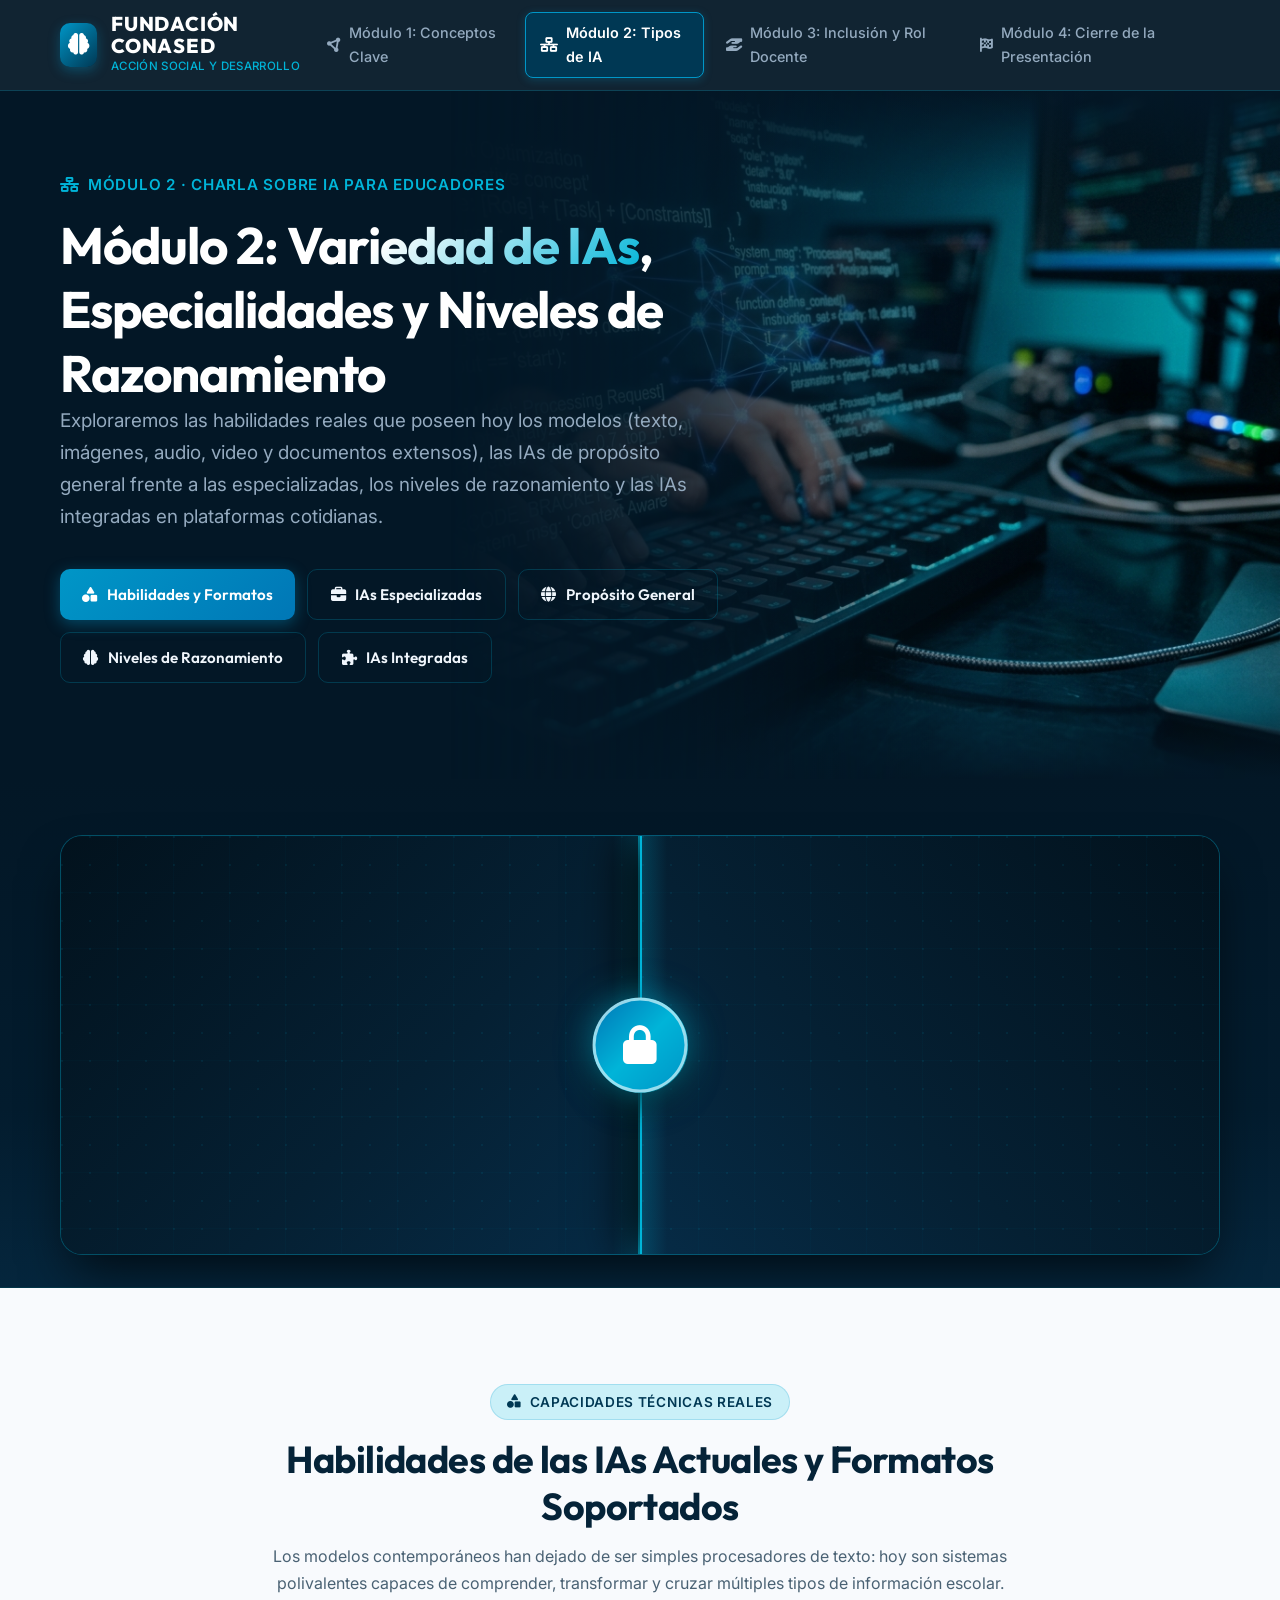
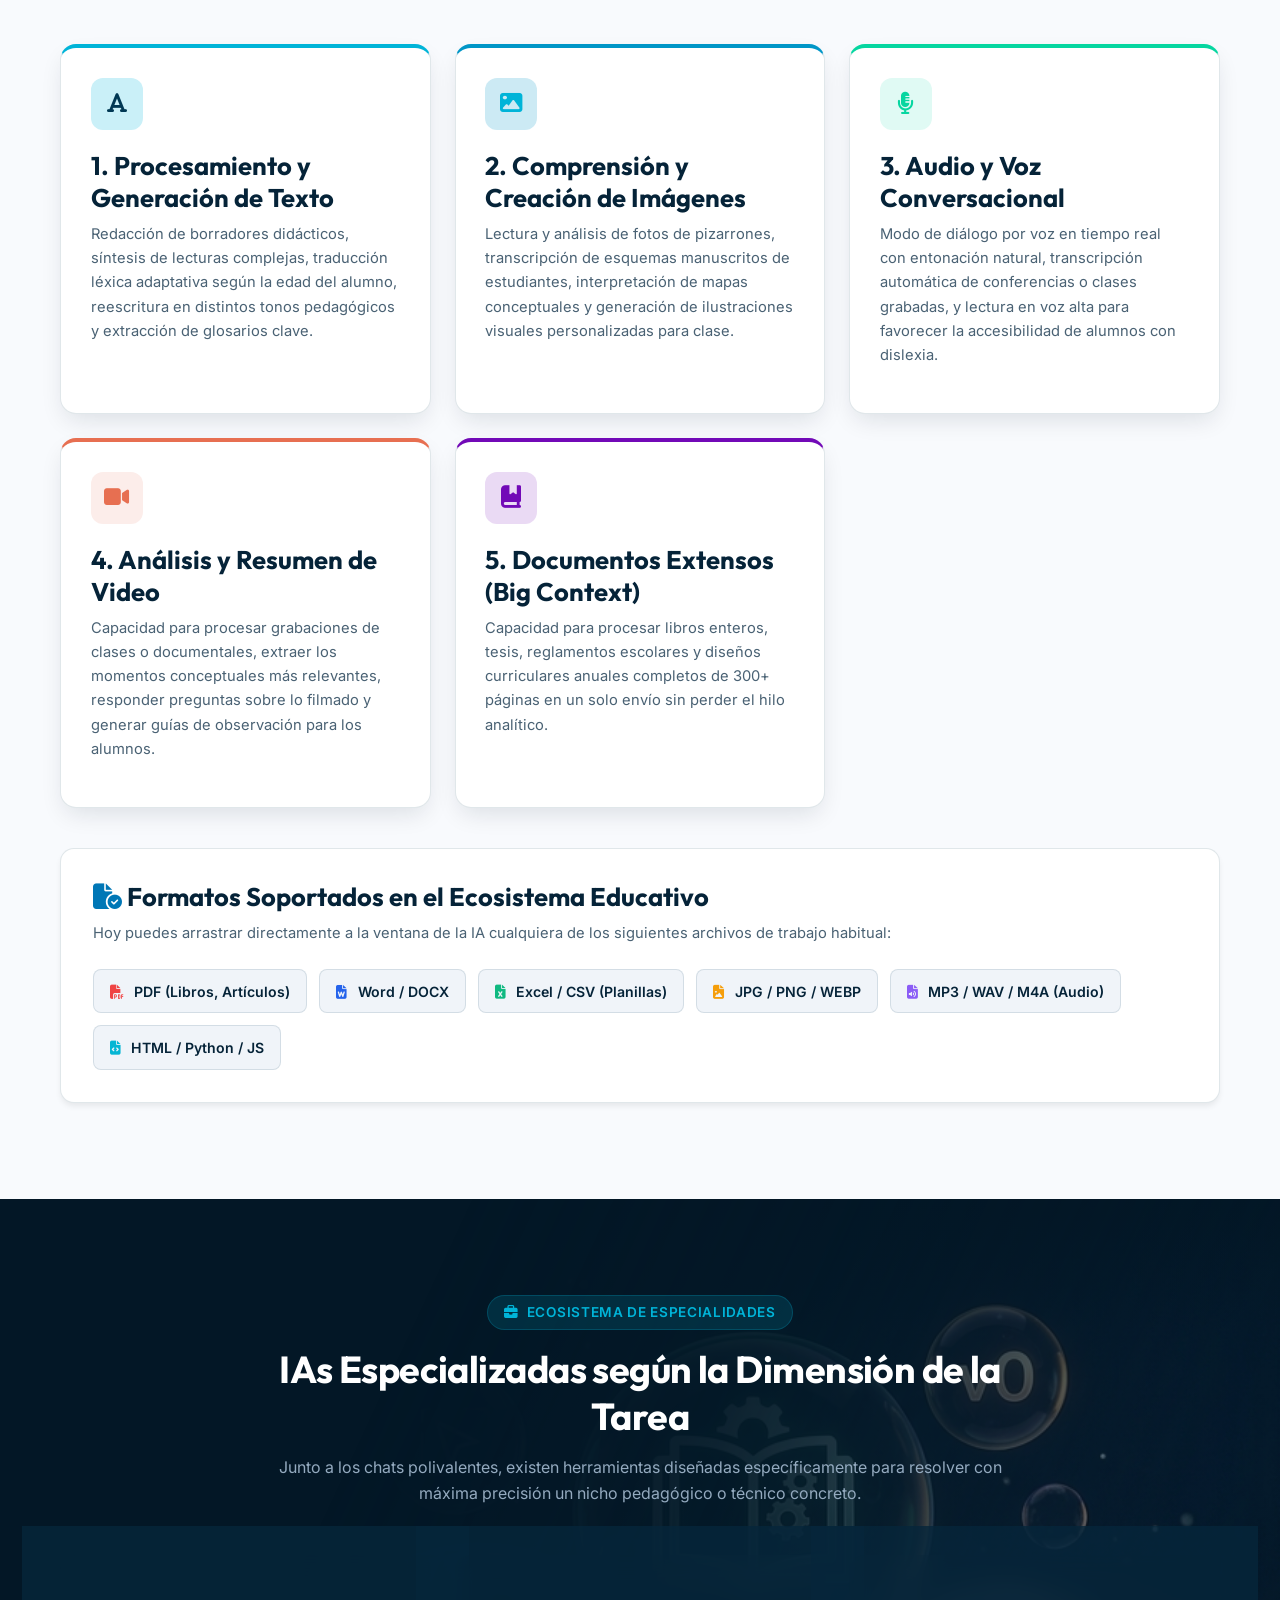
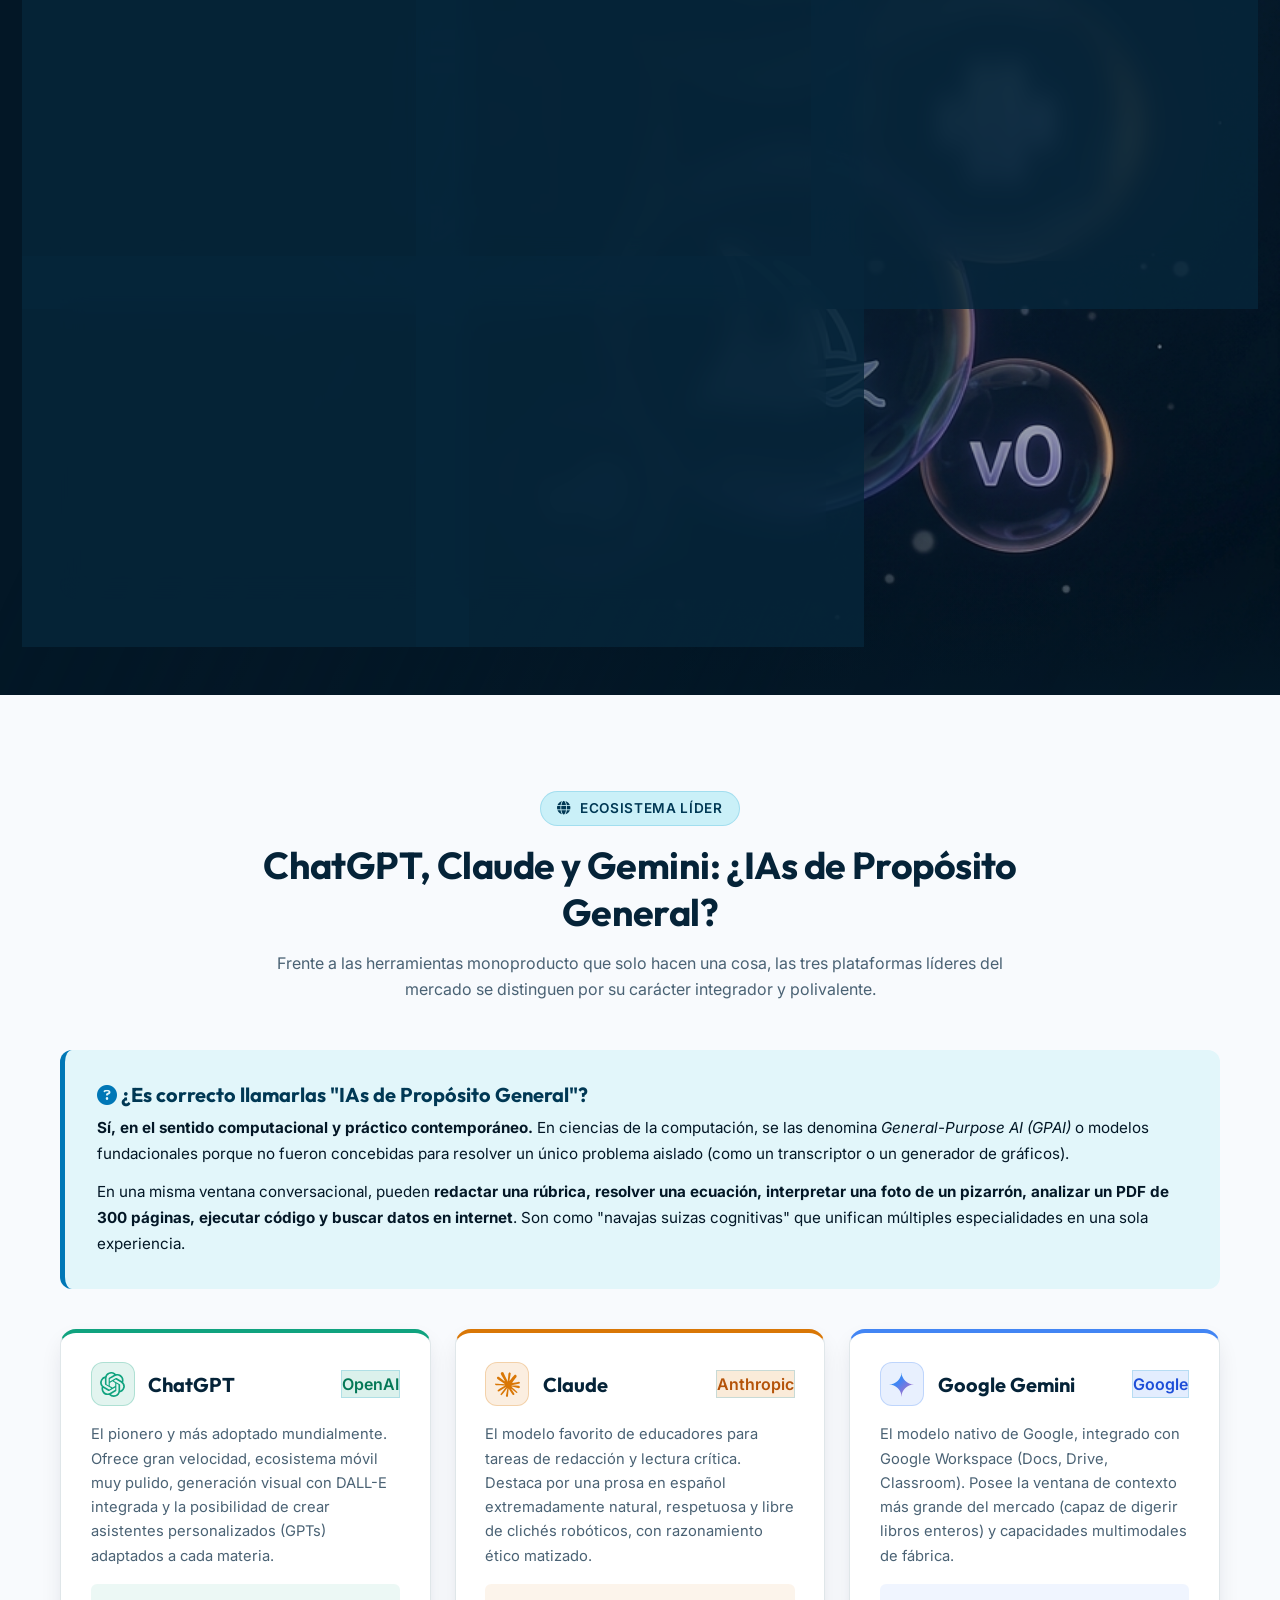
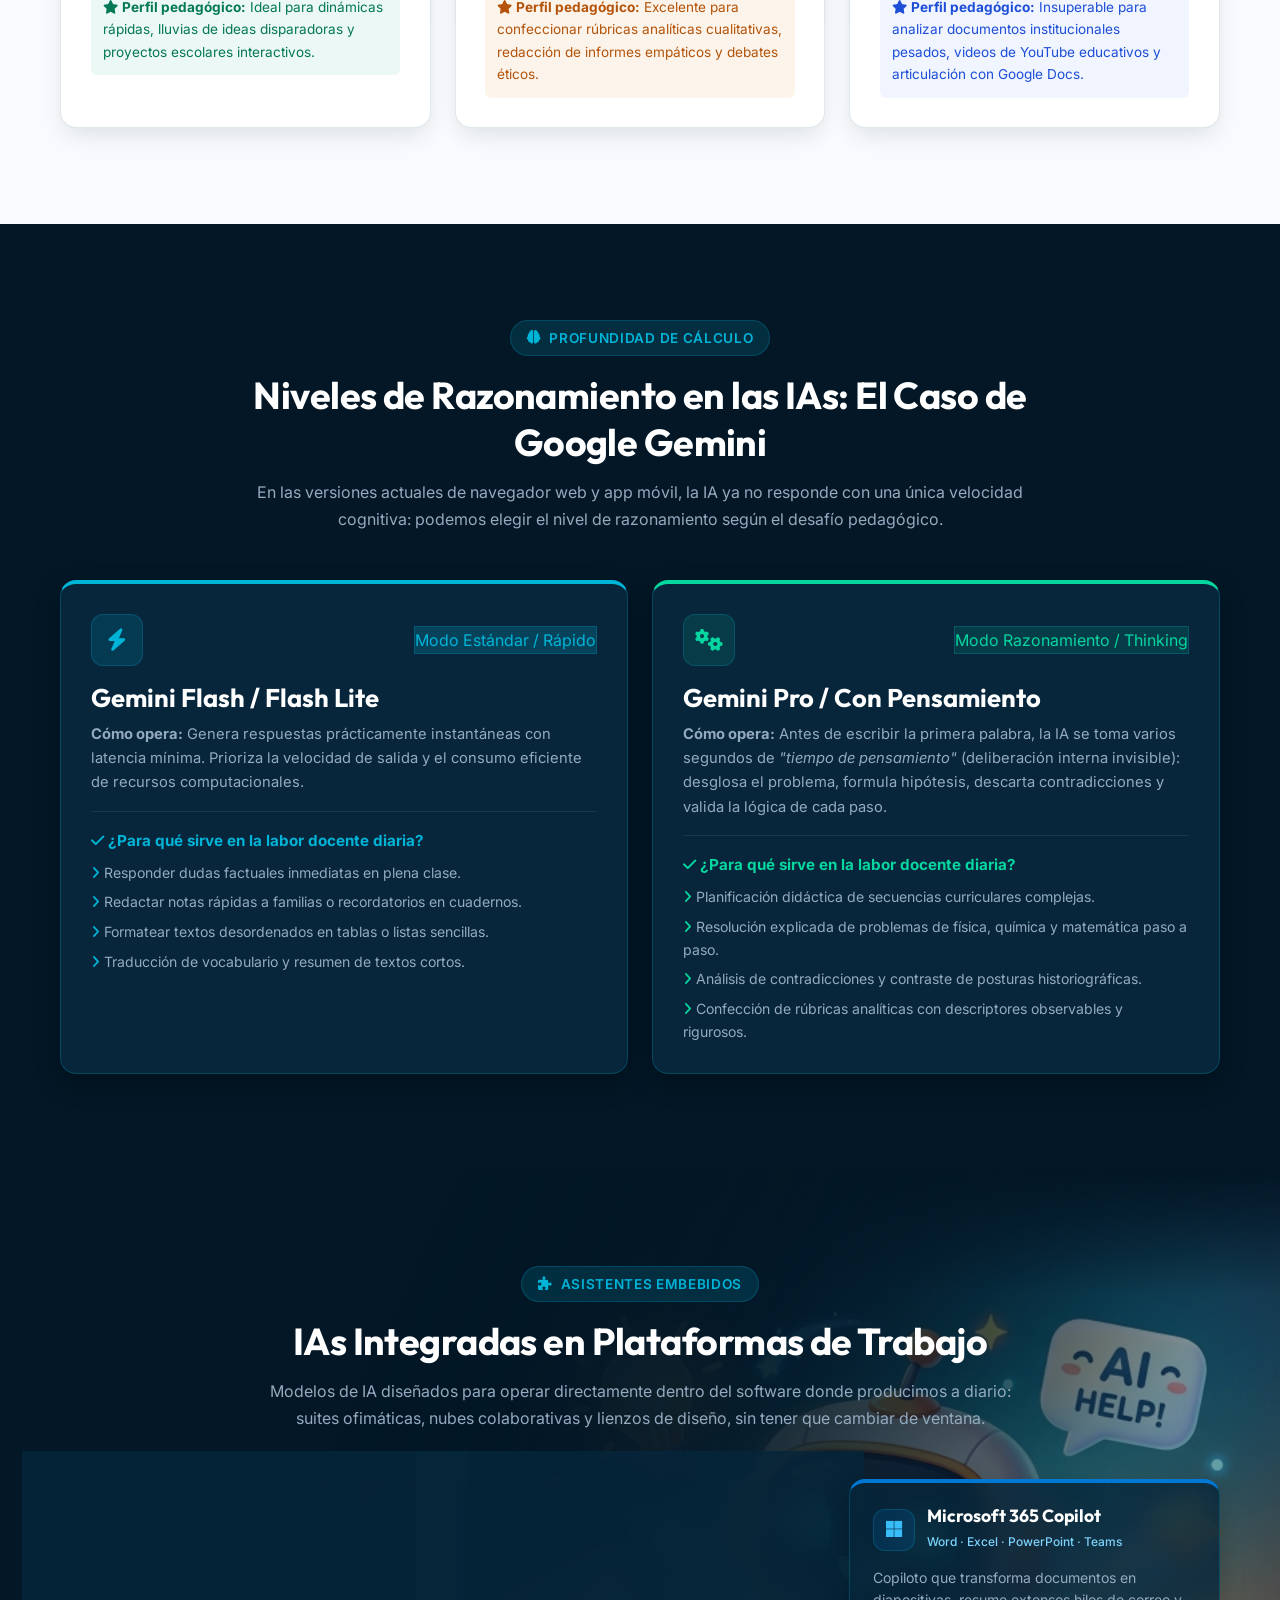
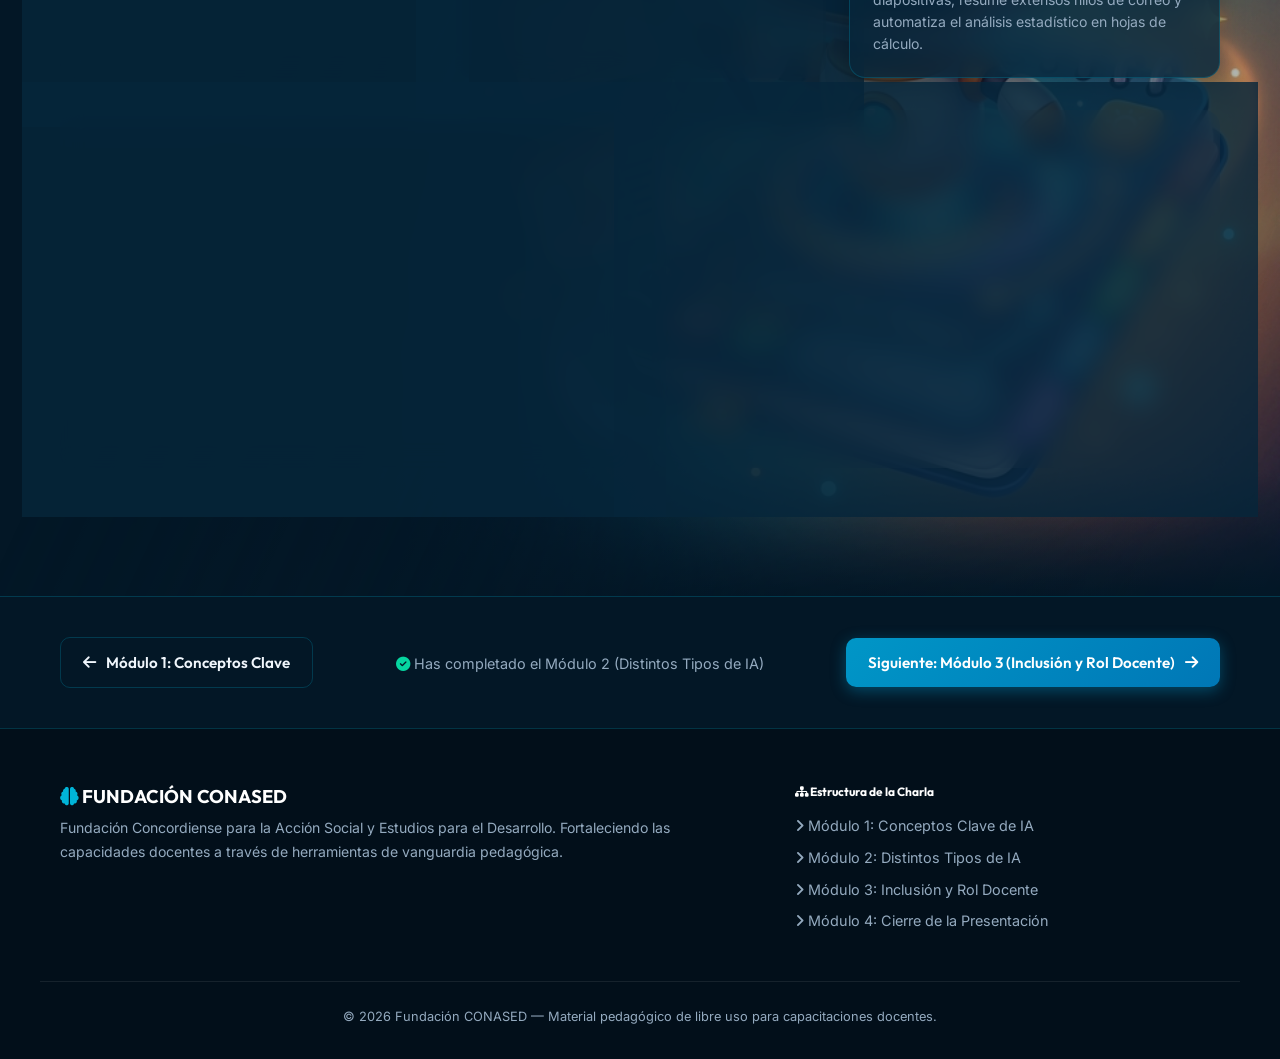
<file: modulo2.html>
<!DOCTYPE html>
<html lang="es">
<head>
  <meta charset="UTF-8">
  <meta name="viewport" content="width=device-width, initial-scale=1.0">
  <title>Módulo 2: Distintos Tipos de IA | Fundación CONASED</title>
  <meta name="description" content="Módulo 2: Distintos Tipos de IA. Habilidades de modelos, IAs especializadas, plataformas de propósito general, niveles de razonamiento e IAs integradas en plataformas de trabajo (Canva, Google Drive, Microsoft 365).">
  
  <!-- Favicon SVG -->
  <link rel="icon" href="data:image/svg+xml,<svg xmlns=%22http://www.w3.org/2000/svg%22 viewBox=%220 0 100 100%22><text y=%22.9em%22 font-size=%2290%22>🧠</text></svg>">
  
  <!-- Font Awesome 6 -->
  <link rel="stylesheet" href="https://cdnjs.cloudflare.com/ajax/libs/font-awesome/6.5.1/css/all.min.css">
  
  <!-- Estilos Globales -->
  <link rel="stylesheet" href="css/styles.css">
</head>
<body>

  <!-- HEADER INSTITUCIONAL CONASED -->
  <header class="header-conased">
    <div class="container nav-wrapper">
      <a href="index.html" class="brand-conased" aria-label="Inicio Fundación CONASED">
        <div class="brand-logo-icon">
          <i class="fa-solid fa-brain"></i>
        </div>
        <div class="brand-text">
          <span class="brand-name">FUNDACIÓN CONASED</span>
          <span class="brand-sub">Acción Social y Desarrollo</span>
        </div>
      </a>

      <button class="mobile-nav-toggle" aria-label="Abrir menú de navegación" aria-expanded="false">
        <i class="fa-solid fa-bars"></i>
      </button>

      <nav>
        <ul class="nav-menu">
          <li>
            <a href="modulo1.html" class="nav-link">
              <i class="fa-solid fa-circle-nodes"></i> Módulo 1: Conceptos Clave
            </a>
          </li>
          <li>
            <a href="modulo2.html" class="nav-link active">
              <i class="fa-solid fa-network-wired"></i> Módulo 2: Tipos de IA
            </a>
          </li>
          <li>
            <a href="modulo3.html" class="nav-link">
              <i class="fa-solid fa-hand-holding-hand"></i> Módulo 3: Inclusión y Rol Docente
            </a>
          </li>
          <li>
            <a href="modulo4.html" class="nav-link">
              <i class="fa-solid fa-flag-checkered"></i> Módulo 4: Cierre de la Presentación
            </a>
          </li>
        </ul>
      </nav>
    </div>
  </header>

  <main>
    <!-- 1. HERO SECTION (OSCURA CON FONDO INTEGRADO Y FADE) -->
    <section class="hero-section section-dark">
      <div class="hero-bg-fade" style="background-image: url('images/prompting_teclado_concept.jpg');" aria-hidden="true"></div>

      <div class="container">
        <div class="hero-content">
          <div class="tagline">
            <i class="fa-solid fa-network-wired"></i> Módulo 2 · Charla sobre IA para Educadores
          </div>
          <h1>Módulo 2: <span>Variedad de IAs</span>, Especialidades y Niveles de Razonamiento</h1>
          <p class="lead">
            Exploraremos las habilidades reales que poseen hoy los modelos (texto, imágenes, audio, video y documentos extensos), las IAs de propósito general frente a las especializadas, los niveles de razonamiento y las IAs integradas en plataformas cotidianas.
          </p>
          <div style="display: flex; gap: 0.75rem; flex-wrap: wrap;">
            <a href="#habilidades-formatos" class="btn btn-primary">
              <i class="fa-solid fa-shapes"></i> Habilidades y Formatos
            </a>
            <a href="#especialidades-ia" class="btn btn-outline">
              <i class="fa-solid fa-briefcase"></i> IAs Especializadas
            </a>
            <a href="#proposito-general" class="btn btn-outline">
              <i class="fa-solid fa-globe"></i> Propósito General
            </a>
            <a href="#niveles-razonamiento" class="btn btn-outline">
              <i class="fa-solid fa-brain"></i> Niveles de Razonamiento
            </a>
            <a href="#ias-integradas" class="btn btn-outline">
              <i class="fa-solid fa-puzzle-piece"></i> IAs Integradas
            </a>
          </div>
        </div>
      </div>
    </section>

    <!-- SECCIÓN INTERACTIVA: PREGUNTA DISPARADORA DE APERTURA CON CERROJO -->
    <section class="section-apertura-pregunta" id="apertura-pregunta" aria-label="Pregunta disparadora de apertura">
      <div class="container">
        <div class="unlock-question-card" id="unlockQuestionCard">

          <!-- Capa de Contenido: Pregunta Revelada -->
          <div class="question-reveal-content">
            <h2 class="question-massive-text">
              «¿Qué tipos de IA conocen y <span class="text-gradient-cyan">para qué las utilizan</span>?»
            </h2>
          </div>

          <!-- Capa de Bloqueo: Puertas con barrido lateral desde el centro -->
          <div class="curtain-doors-overlay" id="curtainDoorsOverlay">
            <!-- Hoja Izquierda (barre hacia la izquierda al desbloquear) -->
            <div class="curtain-panel curtain-left">
              <div class="curtain-tech-pattern"></div>
              <div class="curtain-seam-glow"></div>
            </div>

            <!-- Hoja Derecha (barre hacia la derecha al desbloquear) -->
            <div class="curtain-panel curtain-right">
              <div class="curtain-tech-pattern"></div>
              <div class="curtain-seam-glow"></div>
            </div>

            <!-- Cerrojo Centrado Interactivo -->
            <button class="cerrojo-btn" id="cerrojoTriggerBtn"
              aria-label="Hacer clic para desbloquear la pregunta inicial">
              <div class="cerrojo-sonar-wave"></div>
              <div class="cerrojo-sonar-wave delay"></div>
              <div class="cerrojo-icon-shield">
                <i class="fa-solid fa-lock" id="cerrojoIcon"></i>
              </div>
            </button>
          </div>

        </div>
      </div>
    </section>

    <!-- 2. HABILIDADES ACTUALES DE LAS IAS Y FORMATOS SOPORTADOS (SECCIÓN CLARA) -->
    <section id="habilidades-formatos" class="section section-light">
      <div class="container">
        <div class="section-header">
          <span class="badge-tag">
            <i class="fa-solid fa-shapes"></i> Capacidades Técnicas Reales
          </span>
          <h2>Habilidades de las IAs Actuales y Formatos Soportados</h2>
          <p class="text-muted">
            Los modelos contemporáneos han dejado de ser simples procesadores de texto: hoy son sistemas polivalentes capaces de comprender, transformar y cruzar múltiples tipos de información escolar.
          </p>
        </div>

        <div class="cards-grid">
          <!-- Habilidad 1: Texto -->
          <div class="card" style="border-top: 4px solid var(--conased-cyan-bright);">
            <div class="card-icon-box">
              <i class="fa-solid fa-font"></i>
            </div>
            <h3>1. Procesamiento y Generación de Texto</h3>
            <p class="text-muted" style="font-size: 0.92rem;">
              Redacción de borradores didácticos, síntesis de lecturas complejas, traducción léxica adaptativa según la edad del alumno, reescritura en distintos tonos pedagógicos y extracción de glosarios clave.
            </p>
          </div>

          <!-- Habilidad 2: Imágenes -->
          <div class="card" style="border-top: 4px solid var(--conased-cyan);">
            <div class="card-icon-box" style="background: rgba(0, 150, 199, 0.2); color: var(--conased-cyan-bright);">
              <i class="fa-solid fa-image"></i>
            </div>
            <h3>2. Comprensión y Creación de Imágenes</h3>
            <p class="text-muted" style="font-size: 0.92rem;">
              Lectura y análisis de fotos de pizarrones, transcripción de esquemas manuscritos de estudiantes, interpretación de mapas conceptuales y generación de ilustraciones visuales personalizadas para clase.
            </p>
          </div>

          <!-- Habilidad 3: Audio y Voz -->
          <div class="card" style="border-top: 4px solid var(--accent-emerald);">
            <div class="card-icon-box" style="background: var(--accent-emerald-bg); color: var(--accent-emerald);">
              <i class="fa-solid fa-microphone-lines"></i>
            </div>
            <h3>3. Audio y Voz Conversacional</h3>
            <p class="text-muted" style="font-size: 0.92rem;">
              Modo de diálogo por voz en tiempo real con entonación natural, transcripción automática de conferencias o clases grabadas, y lectura en voz alta para favorecer la accesibilidad de alumnos con dislexia.
            </p>
          </div>

          <!-- Habilidad 4: Video -->
          <div class="card" style="border-top: 4px solid var(--accent-amber);">
            <div class="card-icon-box" style="background: var(--accent-amber-bg); color: var(--accent-amber);">
              <i class="fa-solid fa-video"></i>
            </div>
            <h3>4. Análisis y Resumen de Video</h3>
            <p class="text-muted" style="font-size: 0.92rem;">
              Capacidad para procesar grabaciones de clases o documentales, extraer los momentos conceptuales más relevantes, responder preguntas sobre lo filmado y generar guías de observación para los alumnos.
            </p>
          </div>

          <!-- Habilidad 5: Documentos Extensos -->
          <div class="card" style="border-top: 4px solid #7209b7;">
            <div class="card-icon-box" style="background: rgba(114, 9, 183, 0.15); color: #7209b7;">
              <i class="fa-solid fa-book-bookmark"></i>
            </div>
            <h3>5. Documentos Extensos (Big Context)</h3>
            <p class="text-muted" style="font-size: 0.92rem;">
              Capacidad para procesar libros enteros, tesis, reglamentos escolares y diseños curriculares anuales completos de 300+ páginas en un solo envío sin perder el hilo analítico.
            </p>
          </div>
        </div>

        <!-- Formatos Soportados -->
        <div style="background: var(--surface-light); border: 1px solid var(--border-light); border-radius: 14px; padding: 2rem; box-shadow: var(--shadow-sm); margin-top: 2.5rem;">
          <h3 style="color: var(--text-dark); margin-bottom: 0.5rem;">
            <i class="fa-solid fa-file-circle-check" style="color: var(--conased-cyan-deep);"></i> Formatos Soportados en el Ecosistema Educativo
          </h3>
          <p class="text-muted" style="font-size: 0.92rem; margin-bottom: 1.5rem;">
            Hoy puedes arrastrar directamente a la ventana de la IA cualquiera de los siguientes archivos de trabajo habitual:
          </p>
          <div style="display: flex; gap: 0.75rem; flex-wrap: wrap;">
            <span style="background: var(--surface-light-card); border: 1px solid var(--border-light); padding: 0.6rem 1rem; border-radius: 8px; font-size: 0.88rem; font-weight: 600; color: var(--text-dark);">
              <i class="fa-solid fa-file-pdf" style="color: #ef4444; margin-right: 0.4rem;"></i> PDF (Libros, Artículos)
            </span>
            <span style="background: var(--surface-light-card); border: 1px solid var(--border-light); padding: 0.6rem 1rem; border-radius: 8px; font-size: 0.88rem; font-weight: 600; color: var(--text-dark);">
              <i class="fa-solid fa-file-word" style="color: #2563eb; margin-right: 0.4rem;"></i> Word / DOCX
            </span>
            <span style="background: var(--surface-light-card); border: 1px solid var(--border-light); padding: 0.6rem 1rem; border-radius: 8px; font-size: 0.88rem; font-weight: 600; color: var(--text-dark);">
              <i class="fa-solid fa-file-excel" style="color: #10b981; margin-right: 0.4rem;"></i> Excel / CSV (Planillas)
            </span>
            <span style="background: var(--surface-light-card); border: 1px solid var(--border-light); padding: 0.6rem 1rem; border-radius: 8px; font-size: 0.88rem; font-weight: 600; color: var(--text-dark);">
              <i class="fa-solid fa-file-image" style="color: #f59e0b; margin-right: 0.4rem;"></i> JPG / PNG / WEBP
            </span>
            <span style="background: var(--surface-light-card); border: 1px solid var(--border-light); padding: 0.6rem 1rem; border-radius: 8px; font-size: 0.88rem; font-weight: 600; color: var(--text-dark);">
              <i class="fa-solid fa-file-audio" style="color: #8b5cf6; margin-right: 0.4rem;"></i> MP3 / WAV / M4A (Audio)
            </span>
            <span style="background: var(--surface-light-card); border: 1px solid var(--border-light); padding: 0.6rem 1rem; border-radius: 8px; font-size: 0.88rem; font-weight: 600; color: var(--text-dark);">
              <i class="fa-solid fa-file-code" style="color: #06b6d4; margin-right: 0.4rem;"></i> HTML / Python / JS
            </span>
          </div>
        </div>
      </div>
    </section>

    <!-- 3. ESPECIALIDADES DE IAS SEGÚN LA DIMENSIÓN DEL PROYECTO (SECCIÓN OSCURA CON FONDO ANGULADO) -->
    <section id="especialidades-ia" class="section section-dark section-has-bg">
      <div class="section-bg-fade-angled" style="background-image: url('images/ias_especializadas_burbujas.jpg');" aria-hidden="true"></div>
      <div class="container">
        <div class="section-header">
          <span class="badge-tag">
            <i class="fa-solid fa-briefcase"></i> Ecosistema de Especialidades
          </span>
          <h2>IAs Especializadas según la Dimensión de la Tarea</h2>
          <p class="text-muted">
            Junto a los chats polivalentes, existen herramientas diseñadas específicamente para resolver con máxima precisión un nicho pedagógico o técnico concreto.
          </p>
        </div>

        <div class="cards-grid">
          <!-- Perplexity -->
          <div class="card" style="border-top: 4px solid var(--conased-cyan-bright);">
            <div style="display: flex; justify-content: space-between; align-items: center; margin-bottom: 0.75rem;">
              <h3 style="color: #ffffff; margin-bottom: 0;">Perplexity AI</h3>
              <span class="badge-tag" style="margin-bottom: 0; background: rgba(0, 180, 216, 0.2); color: var(--conased-cyan-bright);">Investigación</span>
            </div>
            <p class="text-muted" style="font-size: 0.9rem;">
              <strong>Especialidad:</strong> Motor de búsqueda conversacional en tiempo real con citas académicas y enlaces directos a las fuentes originales.
            </p>
            <div style="background: rgba(0, 180, 216, 0.1); padding: 0.65rem; border-radius: 6px; font-size: 0.83rem; color: #caf0f8; margin-top: 0.75rem;">
              <i class="fa-solid fa-circle-check"></i> <strong>Ideal para:</strong> Búsqueda de datos factuales recientes, papers científicos y verificación de información docente.
            </div>
          </div>

          <!-- NotebookLM -->
          <div class="card" style="border-top: 4px solid var(--accent-emerald);">
            <div style="display: flex; justify-content: space-between; align-items: center; margin-bottom: 0.75rem;">
              <h3 style="color: #ffffff; margin-bottom: 0;">NotebookLM</h3>
              <span class="badge-tag" style="margin-bottom: 0; background: var(--accent-emerald-bg); color: var(--accent-emerald);">Google Labs</span>
            </div>
            <p class="text-muted" style="font-size: 0.9rem;">
              <strong>Especialidad:</strong> Cuaderno de notas inteligente que opera <em>exclusivamente</em> sobre la bibliografía que tú le subes (libros, apuntes, PDFs).
            </p>
            <div style="background: rgba(6, 214, 160, 0.1); padding: 0.65rem; border-radius: 6px; font-size: 0.83rem; color: #a7f3d0; margin-top: 0.75rem;">
              <i class="fa-solid fa-headphones"></i> <strong>Función estrella:</strong> Genera guías de estudio interactivas y discusiones de audio estilo podcast educativo entre dos voces.
            </div>
          </div>

          <!-- Midjourney & FLUX -->
          <div class="card" style="border-top: 4px solid var(--accent-amber);">
            <div style="display: flex; justify-content: space-between; align-items: center; margin-bottom: 0.75rem;">
              <h3 style="color: #ffffff; margin-bottom: 0;">Midjourney / FLUX</h3>
              <span class="badge-tag" style="margin-bottom: 0; background: var(--accent-amber-bg); color: var(--accent-amber);">Arte Visual</span>
            </div>
            <p class="text-muted" style="font-size: 0.9rem;">
              <strong>Especialidad:</strong> Generación de imágenes de calidad artística superior, con alto control de iluminación, planos fotográficos y texturas pictóricas.
            </p>
            <div style="background: rgba(231, 111, 81, 0.1); padding: 0.65rem; border-radius: 6px; font-size: 0.83rem; color: #fed7aa; margin-top: 0.75rem;">
              <i class="fa-solid fa-palette"></i> <strong>Ideal para:</strong> Proyectos de arte, afiches de actos escolares, recursos visuales de Historia y literatura.
            </div>
          </div>

          <!-- ElevenLabs & Whisper -->
          <div class="card" style="border-top: 4px solid #f72585;">
            <div style="display: flex; justify-content: space-between; align-items: center; margin-bottom: 0.75rem;">
              <h3 style="color: #ffffff; margin-bottom: 0;">ElevenLabs / Whisper</h3>
              <span class="badge-tag" style="margin-bottom: 0; background: rgba(247, 37, 133, 0.15); color: #f72585;">Voz y Audio</span>
            </div>
            <p class="text-muted" style="font-size: 0.9rem;">
              <strong>Especialidad:</strong> Clonación y modulación emocional de voz humana con entonación natural, y transcripción fonética ultrarrápida.
            </p>
            <div style="background: rgba(247, 37, 133, 0.1); padding: 0.65rem; border-radius: 6px; font-size: 0.83rem; color: #fbcfe8; margin-top: 0.75rem;">
              <i class="fa-solid fa-volume-high"></i> <strong>Ideal para:</strong> Audiolibros didácticos, narración de cuentos y desgrabación de debates escolares.
            </div>
          </div>

          <!-- Cursor / v0 -->
          <div class="card" style="border-top: 4px solid #7209b7;">
            <div style="display: flex; justify-content: space-between; align-items: center; margin-bottom: 0.75rem;">
              <h3 style="color: #ffffff; margin-bottom: 0;">Cursor / v0</h3>
              <span class="badge-tag" style="margin-bottom: 0; background: rgba(114, 9, 183, 0.2); color: #c084fc;">Código y Web</span>
            </div>
            <p class="text-muted" style="font-size: 0.9rem;">
              <strong>Especialidad:</strong> Asistentes de desarrollo de software que crean código, corrigen bugs y ensamblan interfaces web interactivas completas.
            </p>
            <div style="background: rgba(114, 9, 183, 0.1); padding: 0.65rem; border-radius: 6px; font-size: 0.83rem; color: #e9d5ff; margin-top: 0.75rem;">
              <i class="fa-solid fa-code"></i> <strong>Ideal para:</strong> Docentes de informática y escuelas técnicas que programan simuladores didácticos.
            </div>
          </div>
        </div>
      </div>
    </section>

    <!-- 4. LAS IAS MÁS COMPETITIVAS DEL MERCADO: ¿PROPÓSITO GENERAL? (SECCIÓN CLARA) -->
    <section id="proposito-general" class="section section-light">
      <div class="container">
        <div class="section-header">
          <span class="badge-tag">
            <i class="fa-solid fa-globe"></i> Ecosistema Líder
          </span>
          <h2>ChatGPT, Claude y Gemini: ¿IAs de Propósito General?</h2>
          <p class="text-muted">
            Frente a las herramientas monoproducto que solo hacen una cosa, las tres plataformas líderes del mercado se distinguen por su carácter integrador y polivalente.
          </p>
        </div>

        <!-- Pregunta Conceptual -->
        <div style="background: var(--conased-ice); border-left: 5px solid var(--conased-cyan-deep); border-radius: 12px; padding: 2rem; margin-bottom: 2.5rem;">
          <h3 style="color: var(--conased-teal-deep); font-size: 1.25rem; margin-bottom: 0.5rem;">
            <i class="fa-solid fa-circle-question" style="color: var(--conased-cyan-deep);"></i> ¿Es correcto llamarlas "IAs de Propósito General"?
          </h3>
          <p style="font-size: 0.95rem; line-height: 1.7; color: var(--conased-navy-dark); margin-bottom: 0.75rem;">
            <strong>Sí, en el sentido computacional y práctico contemporáneo.</strong> En ciencias de la computación, se las denomina <em>General-Purpose AI (GPAI)</em> o modelos fundacionales porque no fueron concebidas para resolver un único problema aislado (como un transcriptor o un generador de gráficos).
          </p>
          <p style="font-size: 0.95rem; line-height: 1.7; color: var(--conased-navy-dark); margin-bottom: 0;">
            En una misma ventana conversacional, pueden <strong>redactar una rúbrica, resolver una ecuación, interpretar una foto de un pizarrón, analizar un PDF de 300 páginas, ejecutar código y buscar datos en internet</strong>. Son como "navajas suizas cognitivas" que unifican múltiples especialidades en una sola experiencia.
          </p>
        </div>

        <!-- Las 3 Grandes Plataformas -->
        <div class="cards-grid">
          <!-- ChatGPT -->
          <div class="card" style="border-top: 4px solid #10a37f;">
            <div style="display: flex; justify-content: space-between; align-items: center; margin-bottom: 1rem;">
              <div style="display: flex; align-items: center; gap: 0.85rem;">
                <div style="width: 44px; height: 44px; border-radius: 12px; background: rgba(16, 163, 127, 0.12); border: 1px solid rgba(16, 163, 127, 0.25); display: flex; align-items: center; justify-content: center; color: #10a37f; flex-shrink: 0;">
                  <svg width="25" height="25" viewBox="0 0 24 24" fill="currentColor" aria-label="Logo ChatGPT">
                    <path d="M22.2819 9.8211a5.9847 5.9847 0 0 0-.5157-4.9108 6.0462 6.0462 0 0 0-6.5098-2.9A6.0651 6.0651 0 0 0 4.9807 4.1818a5.9847 5.9847 0 0 0-3.9977 2.9 6.0462 6.0462 0 0 0 .7427 7.0966 5.98 5.98 0 0 0 .511 4.9107 6.051 6.051 0 0 0 6.5146 2.9001A5.9847 5.9847 0 0 0 13.2599 24a6.0557 6.0557 0 0 0 5.7718-4.2058 5.9894 5.9894 0 0 0 3.9977-2.9001 6.0557 6.0557 0 0 0-.7475-7.0729zm-9.022 12.6081a4.4755 4.4755 0 0 1-2.8764-1.0408l.1419-.0804 4.7783-2.7582a.7948.7948 0 0 0 .3927-.6813v-6.7369l2.02 1.1686a.071.071 0 0 1 .038.052v5.5826a4.5045 4.5045 0 0 1-4.4944 4.4944zm-9.6607-4.1254a4.4708 4.4708 0 0 1-.5346-3.0137l.142.0852 4.783 2.7582a.7712.7712 0 0 0 .7806 0l5.8428-3.3685v2.3324a.0804.0804 0 0 1-.0332.0615L9.74 19.9502a4.4992 4.4992 0 0 1-6.1408-1.6464zM2.3408 7.8956a4.485 4.485 0 0 1 2.3655-1.9728V11.6a.7664.7664 0 0 0 .3879.6765l5.8144 3.3543-2.0201 1.1685a.0757.0757 0 0 1-.071 0l-4.8303-2.7865A4.504 4.504 0 0 1 2.3408 7.872zm16.5963 3.8558L13.1038 8.364 15.1192 7.2a.0757.0757 0 0 1 .071 0l4.8303 2.7913a4.4944 4.4944 0 0 1-.6765 8.1042v-5.6772a.79.79 0 0 0-.407-.6667zm2.0107-3.0231l-.142-.0852-4.7735-2.7818a.7759.7759 0 0 0-.7854 0L9.409 9.2297V6.8974a.0662.0662 0 0 1 .0284-.0615l4.8303-2.7866a4.4992 4.4992 0 0 1 6.6802 4.66zM8.3065 12.863l-2.02-1.1638a.0804.0804 0 0 1-.038-.0567V6.0742a4.4992 4.4992 0 0 1 7.3757-3.4537l-.142.0805L8.704 5.459a.7948.7948 0 0 0-.3927.6813zm1.0976-2.3654l2.602-1.4998 2.6069 1.4998v2.9994l-2.5974 1.4997-2.6067-1.4997Z"/>
                  </svg>
                </div>
                <h3 style="color: var(--text-dark); margin-bottom: 0; font-size: 1.25rem;">ChatGPT</h3>
              </div>
              <span class="badge-tag" style="margin-bottom: 0; background: rgba(16, 163, 127, 0.15); color: #047857; font-weight: 600;">OpenAI</span>
            </div>
            <p class="text-muted" style="font-size: 0.92rem;">
              El pionero y más adoptado mundialmente. Ofrece gran velocidad, ecosistema móvil muy pulido, generación visual con DALL-E integrada y la posibilidad de crear asistentes personalizados (GPTs) adaptados a cada materia.
            </p>
            <div style="background: rgba(16, 163, 127, 0.08); padding: 0.75rem; border-radius: 6px; font-size: 0.85rem; color: #047857; margin-top: 1rem;">
              <i class="fa-solid fa-star"></i> <strong>Perfil pedagógico:</strong> Ideal para dinámicas rápidas, lluvias de ideas disparadoras y proyectos escolares interactivos.
            </div>
          </div>

          <!-- Claude -->
          <div class="card" style="border-top: 4px solid #d97706;">
            <div style="display: flex; justify-content: space-between; align-items: center; margin-bottom: 1rem;">
              <div style="display: flex; align-items: center; gap: 0.85rem;">
                <div style="width: 44px; height: 44px; border-radius: 12px; background: rgba(217, 119, 6, 0.12); border: 1px solid rgba(217, 119, 6, 0.25); display: flex; align-items: center; justify-content: center; color: #d97706; flex-shrink: 0;">
                  <svg width="25" height="25" viewBox="0 0 24 24" fill="currentColor" aria-label="Logo Claude Anthropic">
                    <path d="m4.7144 15.9555 4.7174-2.6471.079-.2307-.079-.1275h-.2307l-.7893-.0486-2.6956-.0729-2.3375-.0971-2.2646-.1214-.5707-.1215-.5343-.7042.0546-.3522.4797-.3218.686.0608 1.5179.1032 2.2767.1578 1.6514.0972 2.4468.255h.3886l.0546-.1579-.1336-.0971-.1032-.0972L6.973 9.8356l-2.55-1.6879-1.3356-.9714-.7225-.4918-.3643-.4614-.1578-1.0078.6557-.7225.8803.0607.2246.0607.8925.686 1.9064 1.4754 2.4893 1.8336.3643.3035.1457-.1032.0182-.0728-.164-.2733-1.3539-2.4467-1.445-2.4893-.6435-1.032-.17-.6194c-.0607-.255-.1032-.4674-.1032-.7285L6.287.1335 6.6997 0l.9957.1336.419.3642.6192 1.4147 1.0018 2.2282 1.5543 3.0296.4553.8985.2429.8318.091.255h.1579v-.1457l.1275-1.706.2368-2.0947.2307-2.6957.0789-.7589.3764-.9107.7468-.4918.5828.2793.4797.686-.0668.4433-.2853 1.8517-.5586 2.9021-.3643 1.9429h.2125l.2429-.2429.9835-1.3053 1.6514-2.0643.7286-.8196.85-.9046.5464-.4311h1.0321l.759 1.1293-.34 1.1657-1.0625 1.3478-.8804 1.1414-1.2628 1.7-.7893 1.36.0729.1093.1882-.0183 2.8535-.607 1.5421-.2794 1.8396-.3157.8318.3886.091.3946-.3278.8075-1.967.4857-2.3072.4614-3.4364.8136-.0425.0304.0486.0607 1.5482.1457.6618.0364h1.621l3.0175.2247.7892.522.4736.6376-.079.4857-1.2142.6193-1.6393-.3886-3.825-.9107-1.3113-.3279h-.1822v.1093l1.0929 1.0686 2.0035 1.8092 2.5075 2.3314.1275.5768-.3218.4554-.34-.0486-2.2039-1.6575-.85-.7468-1.9246-1.621h-.1275v.17l.4432.6496 2.3436 3.5214.1214 1.0807-.17.3521-.6071.2125-.6679-.1214-1.3721-1.9246L14.38 17.959l-1.1414-1.9428-.1397.079-.674 7.2552-.3156.3703-.7286.2793-.6071-.4614-.3218-.7468.3218-1.4753.3886-1.9246.3157-1.53.2853-1.9004.17-.6314-.0121-.0425-.1397.0182-1.4328 1.9672-2.1796 2.9446-1.7243 1.8456-.4128.164-.7164-.3704.0667-.6618.4008-.5889 2.386-3.0357 1.4389-1.882.929-1.0868-.0062-.1579h-.0546l-6.3385 4.1164-1.1293.1457-.4857-.4554.0608-.7467.2307-.2429 1.9064-1.3114Z"/>
                  </svg>
                </div>
                <h3 style="color: var(--text-dark); margin-bottom: 0; font-size: 1.25rem;">Claude</h3>
              </div>
              <span class="badge-tag" style="margin-bottom: 0; background: rgba(217, 119, 6, 0.15); color: #b45309; font-weight: 600;">Anthropic</span>
            </div>
            <p class="text-muted" style="font-size: 0.92rem;">
              El modelo favorito de educadores para tareas de redacción y lectura crítica. Destaca por una prosa en español extremadamente natural, respetuosa y libre de clichés robóticos, con razonamiento ético matizado.
            </p>
            <div style="background: rgba(217, 119, 6, 0.08); padding: 0.75rem; border-radius: 6px; font-size: 0.85rem; color: #b45309; margin-top: 1rem;">
              <i class="fa-solid fa-star"></i> <strong>Perfil pedagógico:</strong> Excelente para confeccionar rúbricas analíticas cualitativas, redacción de informes empáticos y debates éticos.
            </div>
          </div>

          <!-- Google Gemini -->
          <div class="card" style="border-top: 4px solid #4285f4;">
            <div style="display: flex; justify-content: space-between; align-items: center; margin-bottom: 1rem;">
              <div style="display: flex; align-items: center; gap: 0.85rem;">
                <div style="width: 44px; height: 44px; border-radius: 12px; background: rgba(66, 133, 244, 0.12); border: 1px solid rgba(66, 133, 244, 0.25); display: flex; align-items: center; justify-content: center; flex-shrink: 0;">
                  <svg width="25" height="25" viewBox="0 0 24 24" aria-label="Logo Google Gemini">
                    <defs>
                      <linearGradient id="geminiLogoGrad" x1="0%" y1="0%" x2="100%" y2="100%">
                        <stop offset="0%" stop-color="#1ba1e2" />
                        <stop offset="40%" stop-color="#4285f4" />
                        <stop offset="75%" stop-color="#9b72cf" />
                        <stop offset="100%" stop-color="#d96570" />
                      </linearGradient>
                    </defs>
                    <path fill="url(#geminiLogoGrad)" d="M11.04 19.32Q12 21.51 12 24q0-2.49.93-4.68.96-2.19 2.58-3.81t3.81-2.55Q21.51 12 24 12q-2.49 0-4.68-.93a12.3 12.3 0 0 1-3.81-2.58 12.3 12.3 0 0 1-2.58-3.81Q12 2.49 12 0q0 2.49-.96 4.68-.93 2.19-2.55 3.81a12.3 12.3 0 0 1-3.81 2.58Q2.49 12 0 12q2.49 0 4.68.96 2.19.93 3.81 2.55t2.55 3.81"/>
                  </svg>
                </div>
                <h3 style="color: var(--text-dark); margin-bottom: 0; font-size: 1.25rem;">Google Gemini</h3>
              </div>
              <span class="badge-tag" style="margin-bottom: 0; background: rgba(66, 133, 244, 0.15); color: #1d4ed8; font-weight: 600;">Google</span>
            </div>
            <p class="text-muted" style="font-size: 0.92rem;">
              El modelo nativo de Google, integrado con Google Workspace (Docs, Drive, Classroom). Posee la ventana de contexto más grande del mercado (capaz de digerir libros enteros) y capacidades multimodales de fábrica.
            </p>
            <div style="background: rgba(66, 133, 244, 0.08); padding: 0.75rem; border-radius: 6px; font-size: 0.85rem; color: #1d4ed8; margin-top: 1rem;">
              <i class="fa-solid fa-star"></i> <strong>Perfil pedagógico:</strong> Insuperable para analizar documentos institucionales pesados, videos de YouTube educativos y articulación con Google Docs.
            </div>
          </div>
        </div>
      </div>
    </section>

    <!-- 5. NIVELES DE RAZONAMIENTO EN LAS IAS: EL CASO DE GOOGLE GEMINI (SECCIÓN OSCURA) -->
    <section id="niveles-razonamiento" class="section section-dark">
      <div class="container">
        <div class="section-header">
          <span class="badge-tag">
            <i class="fa-solid fa-brain"></i> Profundidad de Cálculo
          </span>
          <h2>Niveles de Razonamiento en las IAs: El Caso de Google Gemini</h2>
          <p class="text-muted">
            En las versiones actuales de navegador web y app móvil, la IA ya no responde con una única velocidad cognitiva: podemos elegir el nivel de razonamiento según el desafío pedagógico.
          </p>
        </div>

        <div class="cards-grid">
          <!-- Nivel Rápido / Flash -->
          <div class="card" style="border-top: 4px solid var(--conased-cyan-bright);">
            <div style="display: flex; justify-content: space-between; align-items: center; margin-bottom: 1rem;">
              <div class="card-icon-box" style="margin-bottom: 0;">
                <i class="fa-solid fa-bolt"></i>
              </div>
              <span class="badge-tag" style="margin-bottom: 0; background: rgba(0, 180, 216, 0.2); color: var(--conased-cyan-bright);">
                Modo Estándar / Rápido
              </span>
            </div>
            <h3 style="color: #ffffff;">Gemini Flash / Flash Lite</h3>
            <p class="text-muted" style="font-size: 0.92rem;">
              <strong>Cómo opera:</strong> Genera respuestas prácticamente instantáneas con latencia mínima. Prioriza la velocidad de salida y el consumo eficiente de recursos computacionales.
            </p>
            <div style="margin-top: 1rem; border-top: 1px solid rgba(255, 255, 255, 0.08); padding-top: 1rem;">
              <strong style="color: var(--conased-cyan-bright); display: block; font-size: 0.95rem; margin-bottom: 0.5rem;">
                <i class="fa-solid fa-check"></i> ¿Para qué sirve en la labor docente diaria?
              </strong>
              <ul style="list-style: none; padding-left: 0; font-size: 0.88rem; color: var(--text-muted-light);">
                <li style="margin-bottom: 0.4rem;"><i class="fa-solid fa-angle-right" style="color: var(--conased-cyan-bright);"></i> Responder dudas factuales inmediatas en plena clase.</li>
                <li style="margin-bottom: 0.4rem;"><i class="fa-solid fa-angle-right" style="color: var(--conased-cyan-bright);"></i> Redactar notas rápidas a familias o recordatorios en cuadernos.</li>
                <li style="margin-bottom: 0.4rem;"><i class="fa-solid fa-angle-right" style="color: var(--conased-cyan-bright);"></i> Formatear textos desordenados en tablas o listas sencillas.</li>
                <li style="margin-bottom: 0;"><i class="fa-solid fa-angle-right" style="color: var(--conased-cyan-bright);"></i> Traducción de vocabulario y resumen de textos cortos.</li>
              </ul>
            </div>
          </div>

          <!-- Nivel Razonamiento Profundo / Pro Thinking -->
          <div class="card" style="border-top: 4px solid var(--accent-emerald);">
            <div style="display: flex; justify-content: space-between; align-items: center; margin-bottom: 1rem;">
              <div class="card-icon-box" style="margin-bottom: 0; background: var(--accent-emerald-bg); color: var(--accent-emerald);">
                <i class="fa-solid fa-gears"></i>
              </div>
              <span class="badge-tag" style="margin-bottom: 0; background: var(--accent-emerald-bg); color: var(--accent-emerald);">
                Modo Razonamiento / Thinking
              </span>
            </div>
            <h3 style="color: #ffffff;">Gemini Pro / Con Pensamiento</h3>
            <p class="text-muted" style="font-size: 0.92rem;">
              <strong>Cómo opera:</strong> Antes de escribir la primera palabra, la IA se toma varios segundos de <em>"tiempo de pensamiento"</em> (deliberación interna invisible): desglosa el problema, formula hipótesis, descarta contradicciones y valida la lógica de cada paso.
            </p>
            <div style="margin-top: 1rem; border-top: 1px solid rgba(255, 255, 255, 0.08); padding-top: 1rem;">
              <strong style="color: var(--accent-emerald); display: block; font-size: 0.95rem; margin-bottom: 0.5rem;">
                <i class="fa-solid fa-check"></i> ¿Para qué sirve en la labor docente diaria?
              </strong>
              <ul style="list-style: none; padding-left: 0; font-size: 0.88rem; color: var(--text-muted-light);">
                <li style="margin-bottom: 0.4rem;"><i class="fa-solid fa-angle-right" style="color: var(--accent-emerald);"></i> Planificación didáctica de secuencias curriculares complejas.</li>
                <li style="margin-bottom: 0.4rem;"><i class="fa-solid fa-angle-right" style="color: var(--accent-emerald);"></i> Resolución explicada de problemas de física, química y matemática paso a paso.</li>
                <li style="margin-bottom: 0.4rem;"><i class="fa-solid fa-angle-right" style="color: var(--accent-emerald);"></i> Análisis de contradicciones y contraste de posturas historiográficas.</li>
                <li style="margin-bottom: 0;"><i class="fa-solid fa-angle-right" style="color: var(--accent-emerald);"></i> Confección de rúbricas analíticas con descriptores observables y rigurosos.</li>
              </ul>
            </div>
          </div>
        </div>
      </div>
    </section>

    <!-- 6. IAS INTEGRADAS EN PLATAFORMAS (SECCIÓN OSCURA CON FONDO AMBIENTAL Y FADE OUT) -->
    <section id="ias-integradas" class="section section-dark section-has-bg">
      <div class="section-bg-fade-angled" style="background-image: url('images/ias_integradas_cartoon.jpg');" aria-hidden="true"></div>
      <div class="container">
        <div class="section-header">
          <span class="badge-tag">
            <i class="fa-solid fa-puzzle-piece"></i> Asistentes Embebidos
          </span>
          <h2>IAs Integradas en Plataformas de Trabajo</h2>
          <p class="text-muted">
            Modelos de IA diseñados para operar directamente dentro del software donde producimos a diario: suites ofimáticas, nubes colaborativas y lienzos de diseño, sin tener que cambiar de ventana.
          </p>
        </div>

        <!-- Mini Grid de Plataformas Representativas -->
        <div class="cards-grid" style="grid-template-columns: repeat(auto-fit, minmax(260px, 1fr)); margin-bottom: 2rem;">
          <!-- Google Workspace -->
          <div class="card" style="border-top: 4px solid #4285f4; padding: 1.4rem;">
            <div style="display: flex; align-items: center; gap: 0.75rem; margin-bottom: 0.85rem;">
              <div class="card-icon-box" style="width: 42px; height: 42px; font-size: 1.15rem; background: rgba(66, 133, 244, 0.15); color: #60a5fa; margin-bottom: 0;">
                <i class="fa-brands fa-google-drive"></i>
              </div>
              <div>
                <h3 style="color: #ffffff; font-size: 1.1rem; margin-bottom: 0;">Google Drive / Workspace</h3>
                <span style="font-size: 0.75rem; color: #93c5fd; font-weight: 500;">Docs · Sheets · Slides · Gmail</span>
              </div>
            </div>
            <p class="text-muted" style="font-size: 0.88rem; line-height: 1.55; margin-bottom: 0;">
              Asistente Gemini embebido para redactar borradores en Docs, generar fórmulas y gráficos en Sheets, y sintetizar archivos alojados en tu Drive.
            </p>
          </div>

          <!-- Canva -->
          <div class="card" style="border-top: 4px solid #7d2ae8; padding: 1.4rem;">
            <div style="display: flex; align-items: center; gap: 0.75rem; margin-bottom: 0.85rem;">
              <div class="card-icon-box" style="width: 42px; height: 42px; font-size: 1.15rem; background: rgba(125, 42, 232, 0.15); color: #c084fc; margin-bottom: 0;">
                <i class="fa-solid fa-wand-magic-sparkles"></i>
              </div>
              <div>
                <h3 style="color: #ffffff; font-size: 1.1rem; margin-bottom: 0;">Canva Magic Studio</h3>
                <span style="font-size: 0.75rem; color: #d8b4fe; font-weight: 500;">Diseño Gráfico · Presentaciones</span>
              </div>
            </div>
            <p class="text-muted" style="font-size: 0.88rem; line-height: 1.55; margin-bottom: 0;">
              IA en el lienzo para crear o editar imágenes, borrar fondos con un clic, reformular textos para afiches y adaptar presentaciones completas.
            </p>
          </div>

          <!-- Microsoft 365 Copilot -->
          <div class="card" style="border-top: 4px solid #0078d4; padding: 1.4rem;">
            <div style="display: flex; align-items: center; gap: 0.75rem; margin-bottom: 0.85rem;">
              <div class="card-icon-box" style="width: 42px; height: 42px; font-size: 1.15rem; background: rgba(0, 120, 212, 0.15); color: #38bdf8; margin-bottom: 0;">
                <i class="fa-brands fa-microsoft"></i>
              </div>
              <div>
                <h3 style="color: #ffffff; font-size: 1.1rem; margin-bottom: 0;">Microsoft 365 Copilot</h3>
                <span style="font-size: 0.75rem; color: #7dd3fc; font-weight: 500;">Word · Excel · PowerPoint · Teams</span>
              </div>
            </div>
            <p class="text-muted" style="font-size: 0.88rem; line-height: 1.55; margin-bottom: 0;">
              Copiloto que transforma documentos en diapositivas, resume extensos hilos de correo y automatiza el análisis estadístico en hojas de cálculo.
            </p>
          </div>
        </div>

        <!-- Comparativa: Ventajas y Desventajas -->
        <div class="cards-grid" style="grid-template-columns: repeat(auto-fit, minmax(320px, 1fr)); margin-bottom: 2rem;">
          <!-- Ventajas -->
          <div class="card" style="border-top: 4px solid var(--accent-emerald);">
            <div style="display: flex; align-items: center; gap: 0.75rem; margin-bottom: 1.25rem;">
              <div class="card-icon-box" style="background: var(--accent-emerald-bg); color: var(--accent-emerald); width: 44px; height: 44px; font-size: 1.25rem; margin-bottom: 0;">
                <i class="fa-solid fa-circle-check"></i>
              </div>
              <div>
                <h3 style="color: #ffffff; margin-bottom: 0.15rem; font-size: 1.25rem;">Ventajas Clave</h3>
                <span style="font-size: 0.8rem; color: var(--accent-emerald); font-weight: 600;">Puntos fuertes en la práctica</span>
              </div>
            </div>
            <ul style="list-style: none; padding-left: 0; font-size: 0.9rem; color: var(--text-muted-light); line-height: 1.6;">
              <li style="margin-bottom: 0.75rem; display: flex; gap: 0.65rem;">
                <i class="fa-solid fa-check" style="color: var(--accent-emerald); margin-top: 0.25rem; flex-shrink: 0;"></i>
                <div><strong style="color: #ffffff;">Cero fricción:</strong> No necesitas copiar ni pegar entre pestañas; trabaja sobre el documento activo.</div>
              </li>
              <li style="margin-bottom: 0.75rem; display: flex; gap: 0.65rem;">
                <i class="fa-solid fa-check" style="color: var(--accent-emerald); margin-top: 0.25rem; flex-shrink: 0;"></i>
                <div><strong style="color: #ffffff;">Contexto automático:</strong> Lee la información del archivo abierto sin que tengas que adjuntarlo o describirlo.</div>
              </li>
              <li style="margin-bottom: 0.75rem; display: flex; gap: 0.65rem;">
                <i class="fa-solid fa-check" style="color: var(--accent-emerald); margin-top: 0.25rem; flex-shrink: 0;"></i>
                <div><strong style="color: #ffffff;">Facilidad de uso:</strong> Integrada en menús e iconos ya conocidos por el equipo docente.</div>
              </li>
              <li style="margin-bottom: 0; display: flex; gap: 0.65rem;">
                <i class="fa-solid fa-check" style="color: var(--accent-emerald); margin-top: 0.25rem; flex-shrink: 0;"></i>
                <div><strong style="color: #ffffff;">Formato listo:</strong> Inserta diapositivas, imágenes recortadas o tablas maquetadas directamente.</div>
              </li>
            </ul>
          </div>

          <!-- Desventajas -->
          <div class="card" style="border-top: 4px solid var(--accent-amber);">
            <div style="display: flex; align-items: center; gap: 0.75rem; margin-bottom: 1.25rem;">
              <div class="card-icon-box" style="background: var(--accent-amber-bg); color: var(--accent-amber); width: 44px; height: 44px; font-size: 1.25rem; margin-bottom: 0;">
                <i class="fa-solid fa-triangle-exclamation"></i>
              </div>
              <div>
                <h3 style="color: #ffffff; margin-bottom: 0.15rem; font-size: 1.25rem;">Desventajas y Límites</h3>
                <span style="font-size: 0.8rem; color: var(--accent-amber); font-weight: 600;">Aspectos a tener en cuenta</span>
              </div>
            </div>
            <ul style="list-style: none; padding-left: 0; font-size: 0.9rem; color: var(--text-muted-light); line-height: 1.6;">
              <li style="margin-bottom: 0.75rem; display: flex; gap: 0.65rem;">
                <i class="fa-solid fa-xmark" style="color: var(--accent-amber); margin-top: 0.25rem; flex-shrink: 0;"></i>
                <div><strong style="color: #ffffff;">Menor flexibilidad:</strong> Respuestas más estructuradas y acotadas; no admiten prompts libres tan complejos.</div>
              </li>
              <li style="margin-bottom: 0.75rem; display: flex; gap: 0.65rem;">
                <i class="fa-solid fa-xmark" style="color: var(--accent-amber); margin-top: 0.25rem; flex-shrink: 0;"></i>
                <div><strong style="color: #ffffff;">Costos de suscripción:</strong> La mayoría de funciones útiles exigen planes de pago (Google One AI, Canva Pro, M365 Copilot).</div>
              </li>
              <li style="margin-bottom: 0.75rem; display: flex; gap: 0.65rem;">
                <i class="fa-solid fa-xmark" style="color: var(--accent-amber); margin-top: 0.25rem; flex-shrink: 0;"></i>
                <div><strong style="color: #ffffff;">Atadura tecnológica (Lock-in):</strong> Si la escuela cambia de plataforma, se pierden los flujos y automatizaciones.</div>
              </li>
              <li style="margin-bottom: 0; display: flex; gap: 0.65rem;">
                <i class="fa-solid fa-xmark" style="color: var(--accent-amber); margin-top: 0.25rem; flex-shrink: 0;"></i>
                <div><strong style="color: #ffffff;">Menor deliberación:</strong> Carecen de los modos de razonamiento paso a paso propios de los modelos insignia dedicados.</div>
              </li>
            </ul>
          </div>
        </div>
      </div>
    </section>

    <!-- NAVEGACIÓN ENTRE MÓDULOS -->
    <section class="section section-dark" style="padding: 2.5rem 0; border-top: 1px solid var(--border-dark);">
      <div class="container">
        <div style="display: flex; justify-content: space-between; align-items: center; flex-wrap: wrap; gap: 1.5rem;">
          <a href="modulo1.html" class="btn btn-outline">
            <i class="fa-solid fa-arrow-left"></i>
            <span>Módulo 1: Conceptos Clave</span>
          </a>

          <div style="text-align: center;">
            <span class="text-muted" style="font-size: 0.9rem;">
              <i class="fa-solid fa-circle-check" style="color: var(--accent-emerald);"></i> Has completado el Módulo 2 (Distintos Tipos de IA)
            </span>
          </div>

          <a href="modulo3.html" class="btn btn-primary">
            <span>Siguiente: Módulo 3 (Inclusión y Rol Docente)</span>
            <i class="fa-solid fa-arrow-right"></i>
          </a>
        </div>
      </div>
    </section>
  </main>

  <!-- FOOTER INSTITUCIONAL -->
  <footer class="footer-conased">
    <div class="container footer-grid">
      <div class="footer-brand">
        <h4><i class="fa-solid fa-brain" style="color: var(--conased-cyan-bright);"></i> FUNDACIÓN CONASED</h4>
        <p style="font-size: 0.88rem; margin-top: 0.5rem;">
          Fundación Concordiense para la Acción Social y Estudios para el Desarrollo. Fortaleciendo las capacidades docentes a través de herramientas de vanguardia pedagógica.
        </p>
      </div>
      <div>
        <h5 style="color: #ffffff; margin-bottom: 0.85rem;"><i class="fa-solid fa-sitemap"></i> Estructura de la Charla</h5>
        <ul class="footer-links">
          <li><a href="modulo1.html"><i class="fa-solid fa-angle-right"></i> Módulo 1: Conceptos Clave de IA</a></li>
          <li><a href="modulo2.html"><i class="fa-solid fa-angle-right"></i> Módulo 2: Distintos Tipos de IA</a></li>
          <li><a href="modulo3.html"><i class="fa-solid fa-angle-right"></i> Módulo 3: Inclusión y Rol Docente</a></li>
          <li><a href="modulo4.html"><i class="fa-solid fa-angle-right"></i> Módulo 4: Cierre de la Presentación</a></li>
        </ul>
      </div>
    </div>
    <div class="container footer-bottom">
      <p style="margin-bottom: 0;">&copy; 2026 Fundación CONASED — Material pedagógico de libre uso para capacitaciones docentes.</p>
    </div>
  </footer>

  <script src="js/app.js"></script>
</body>
</html>
</file>
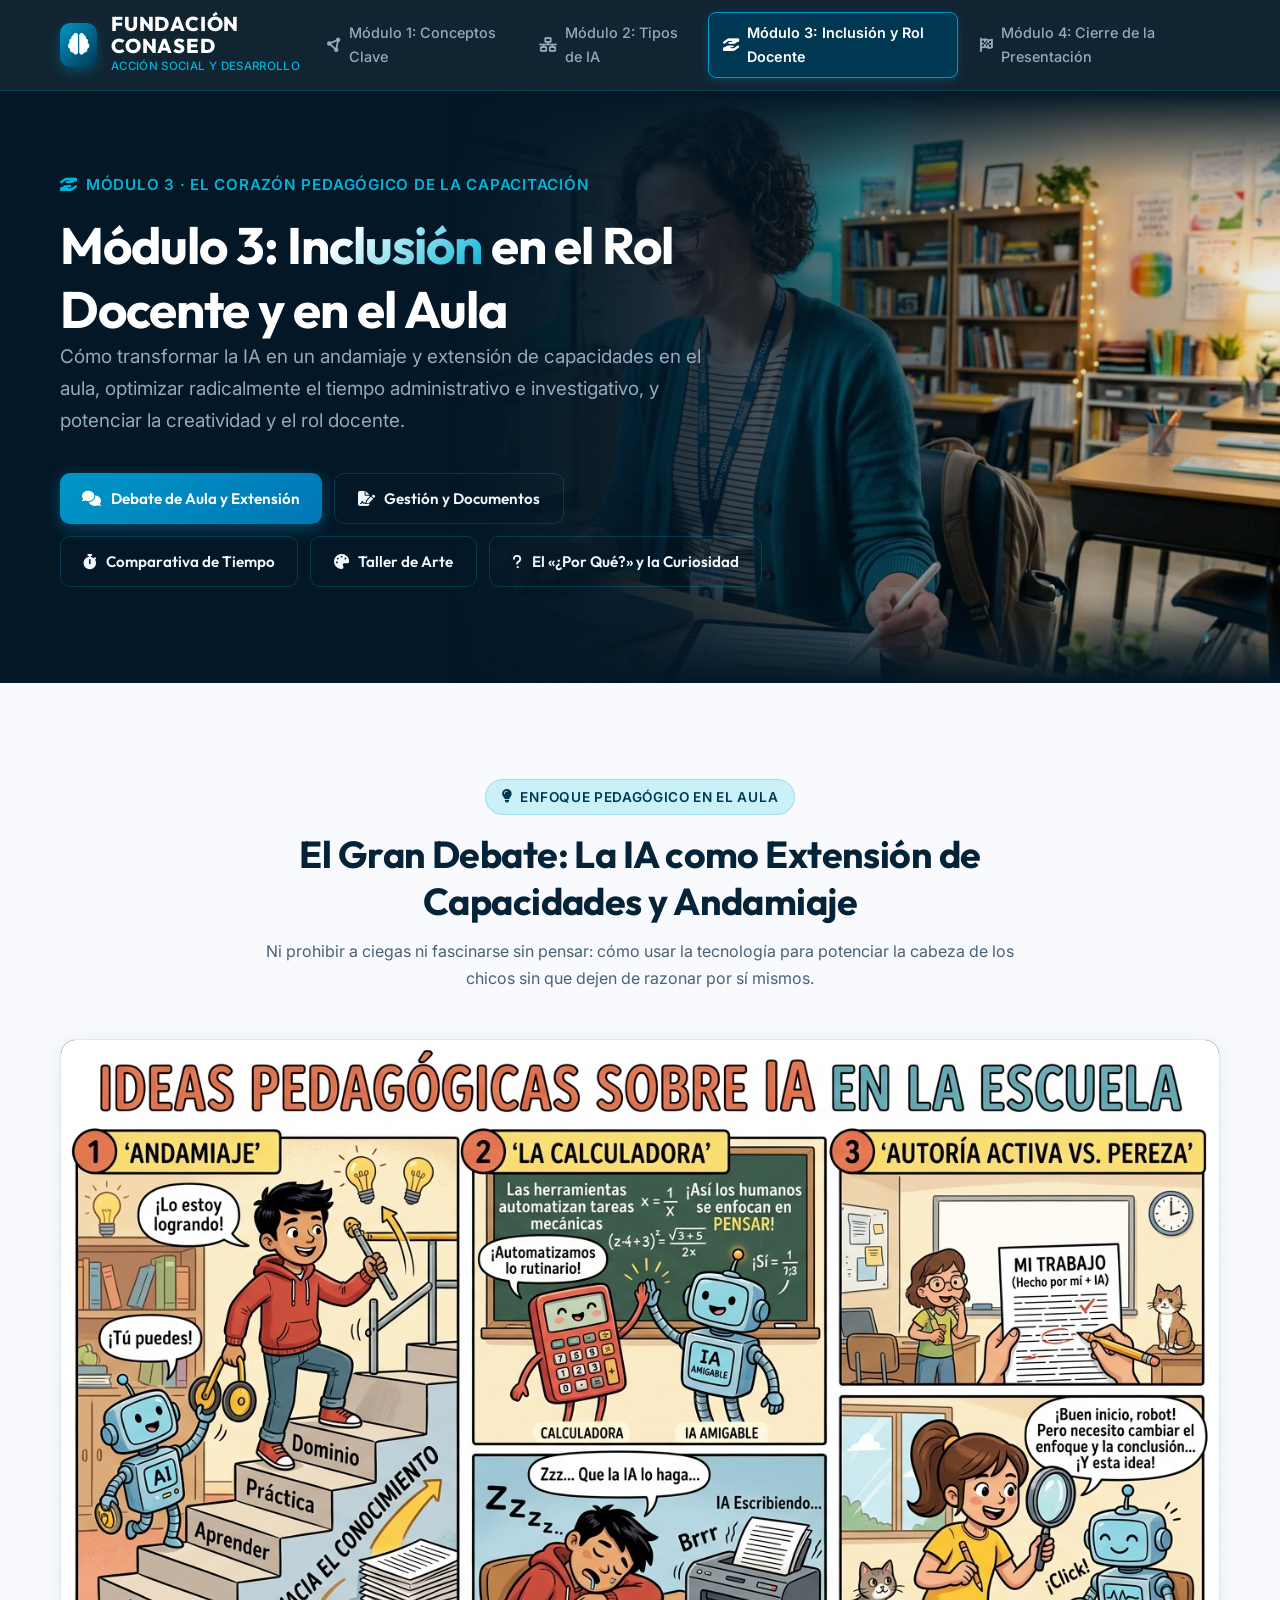
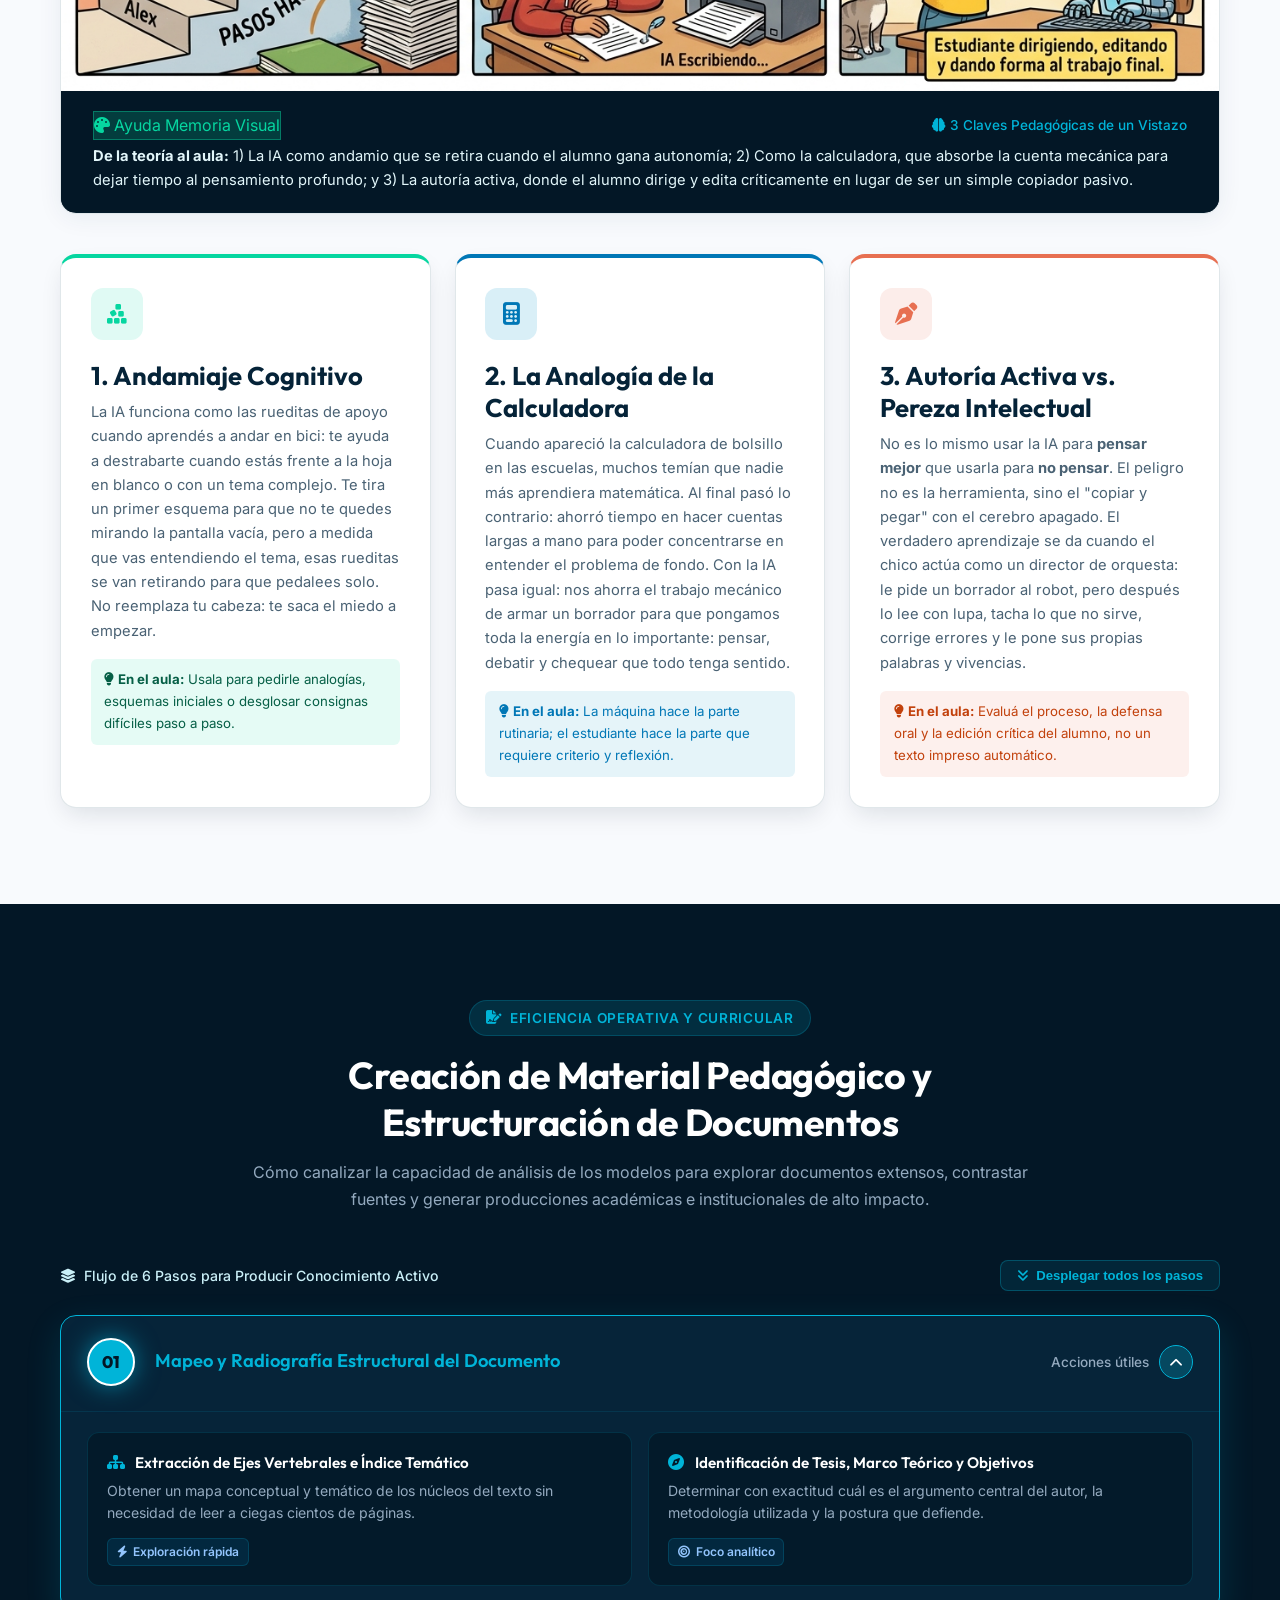
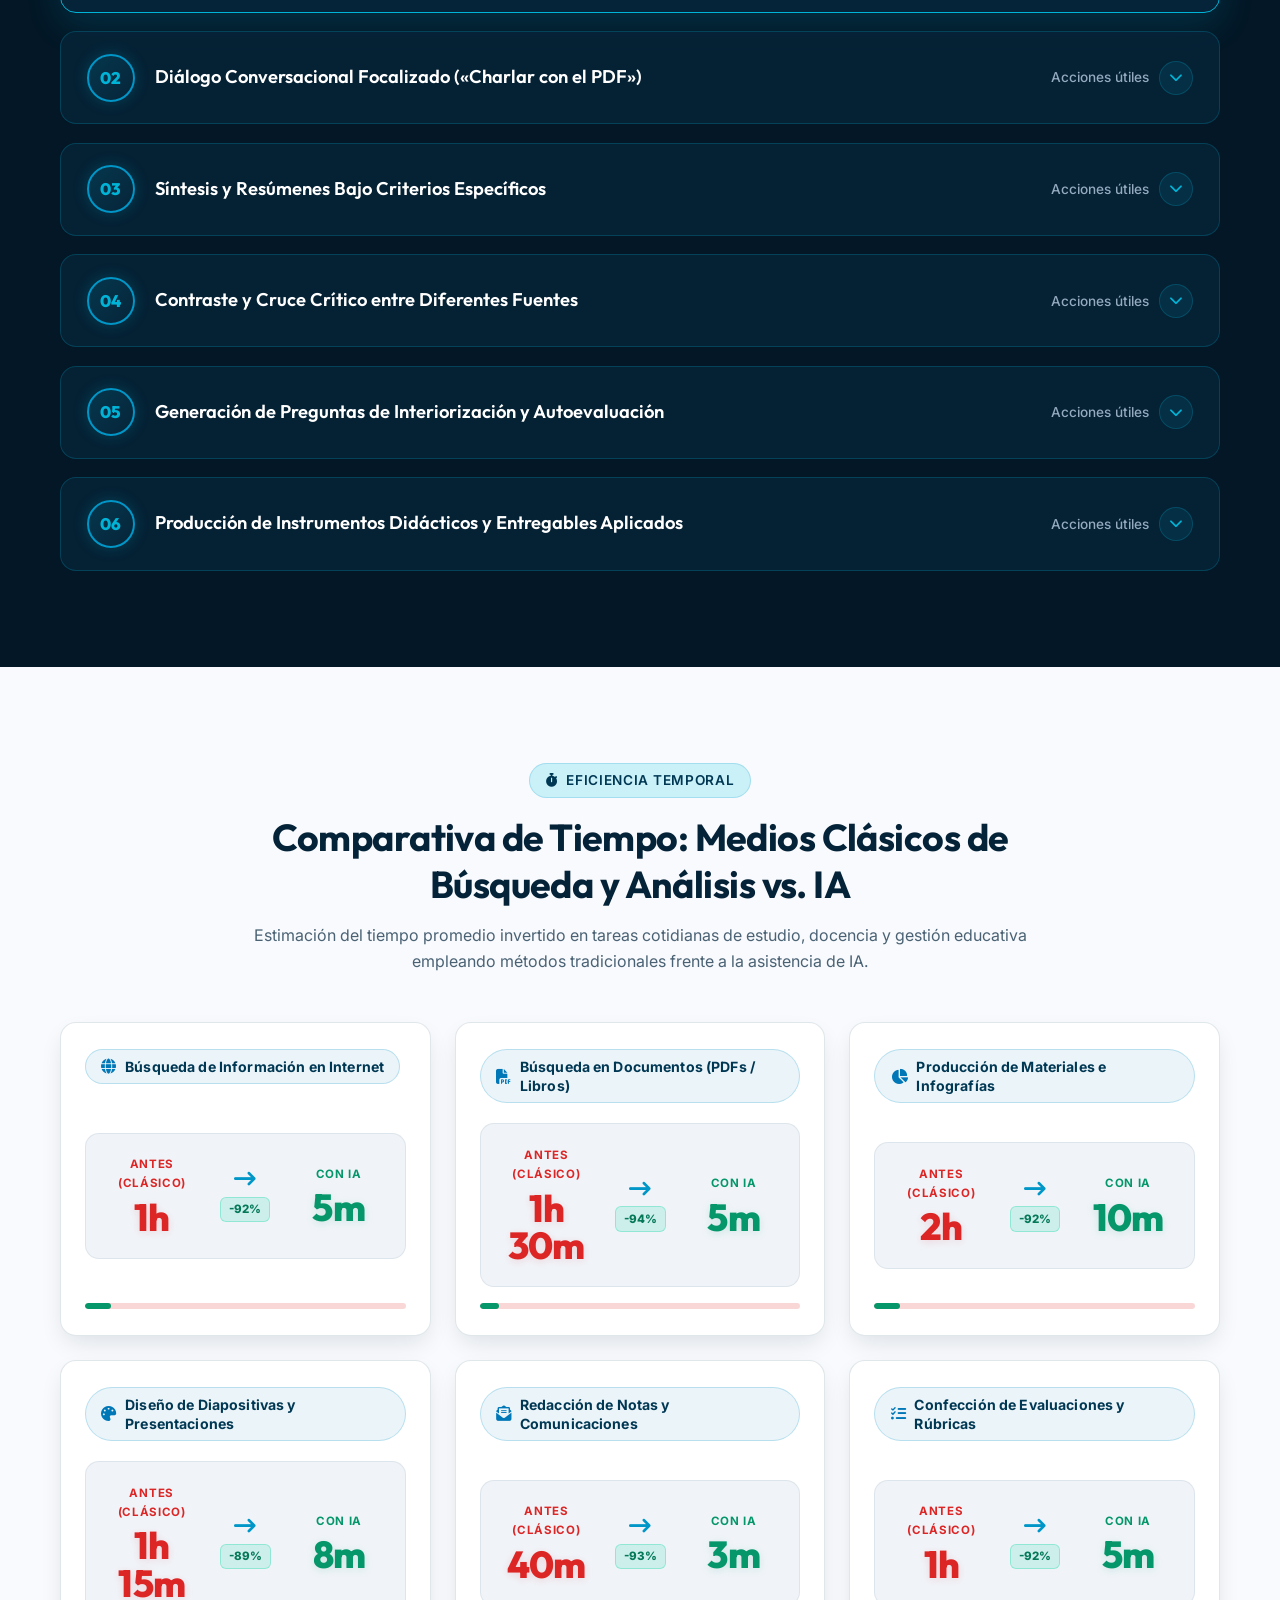
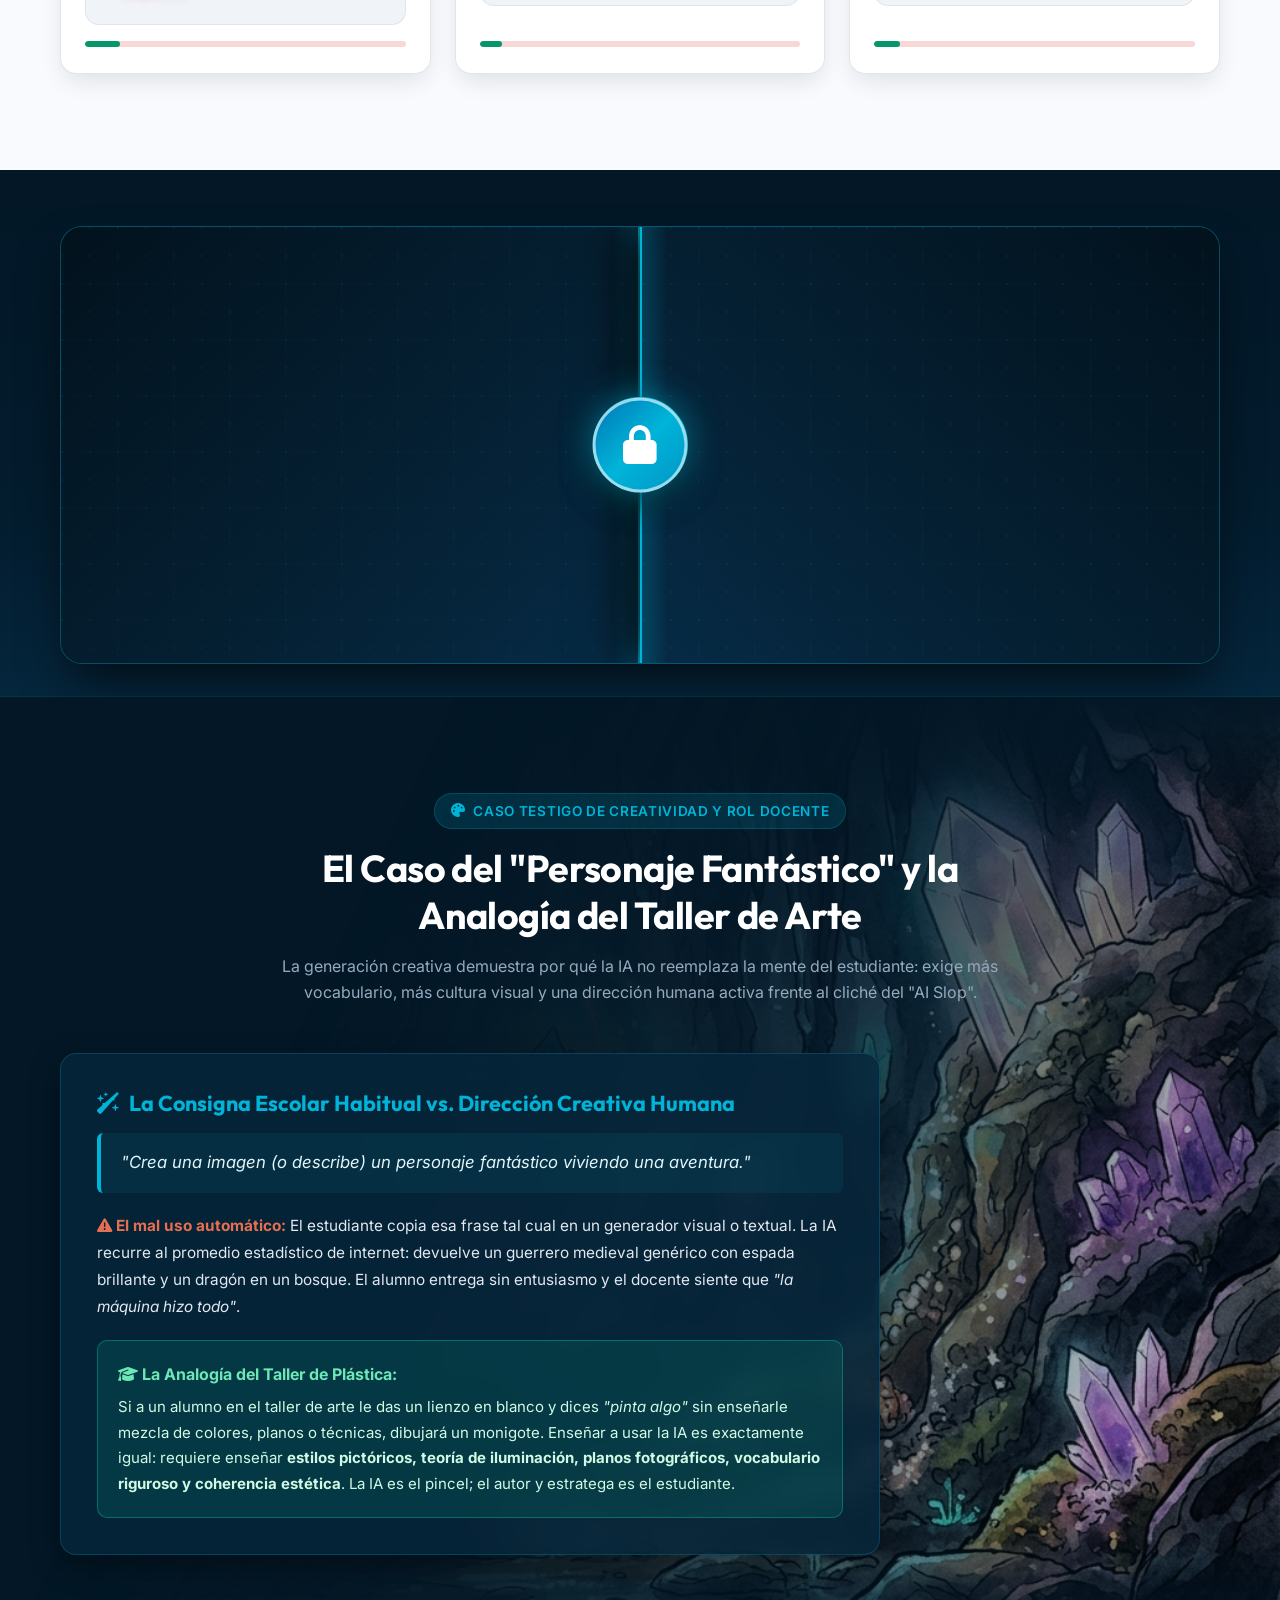
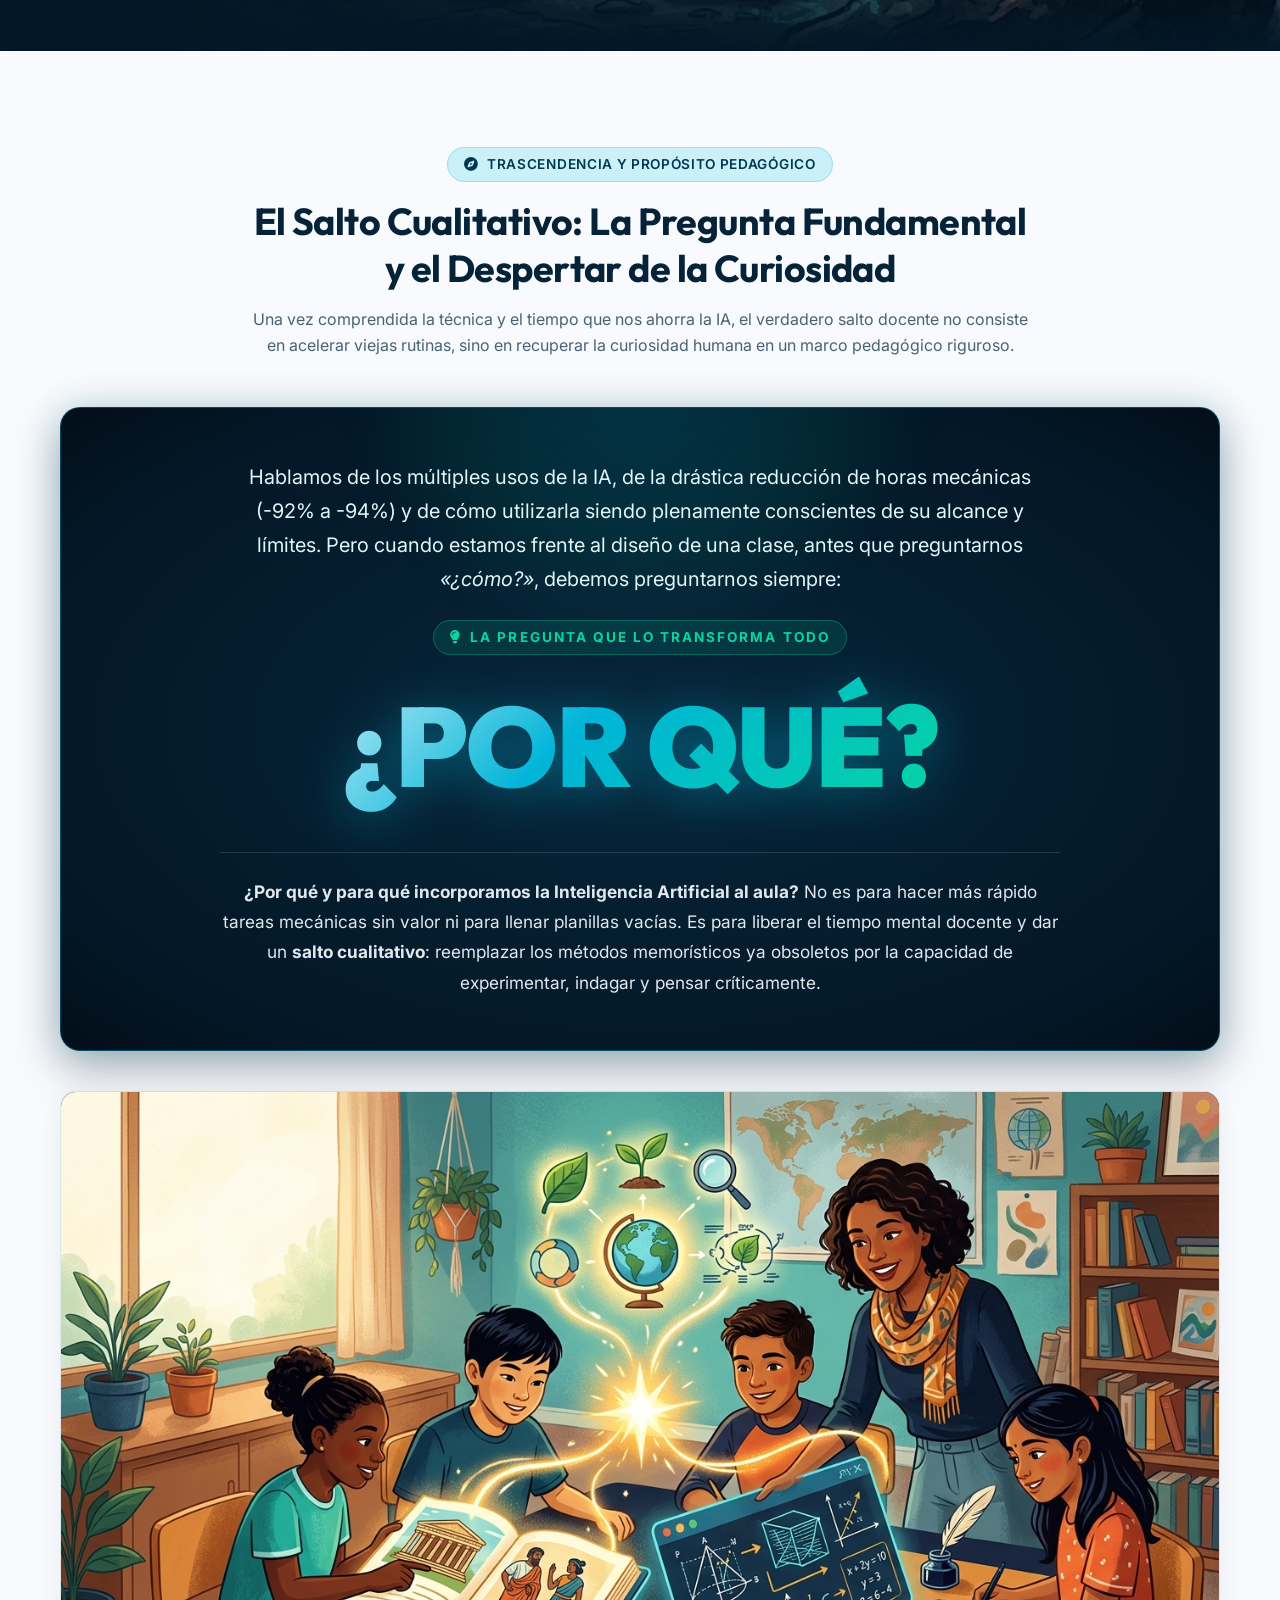
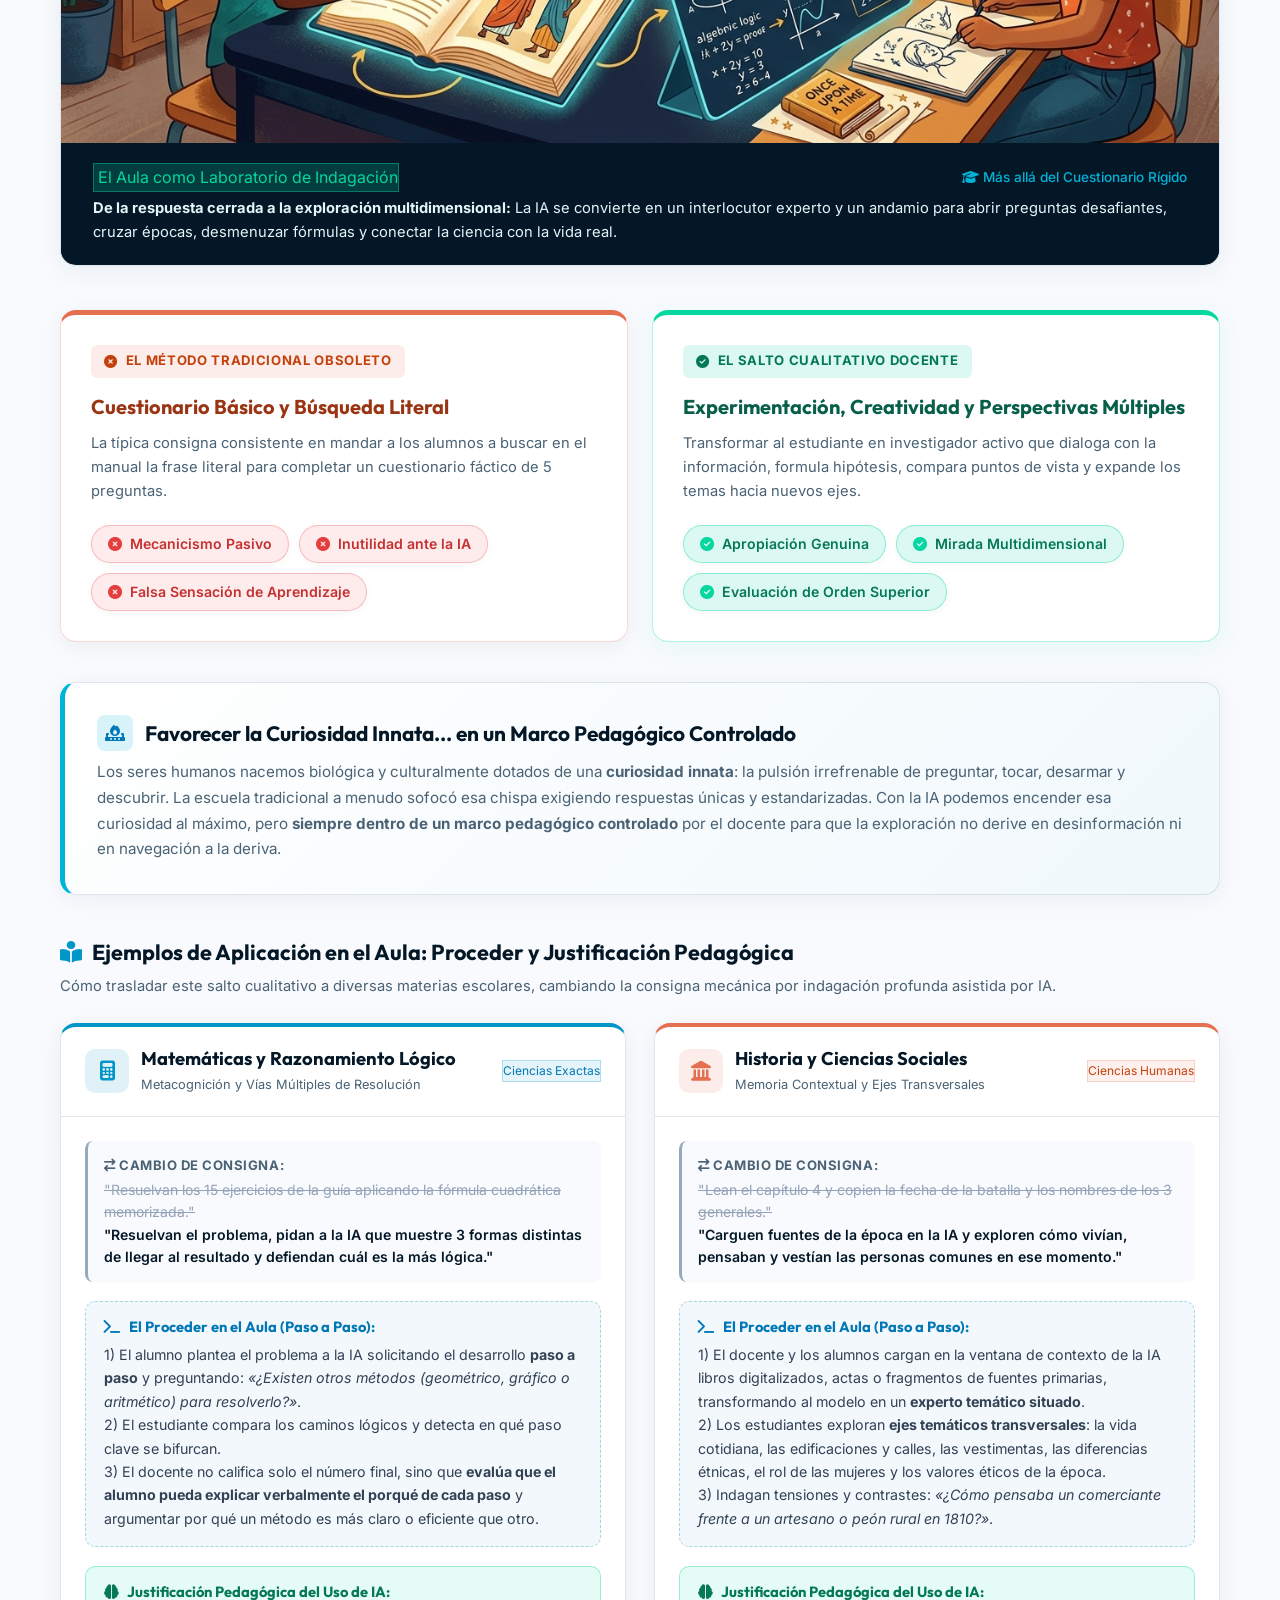
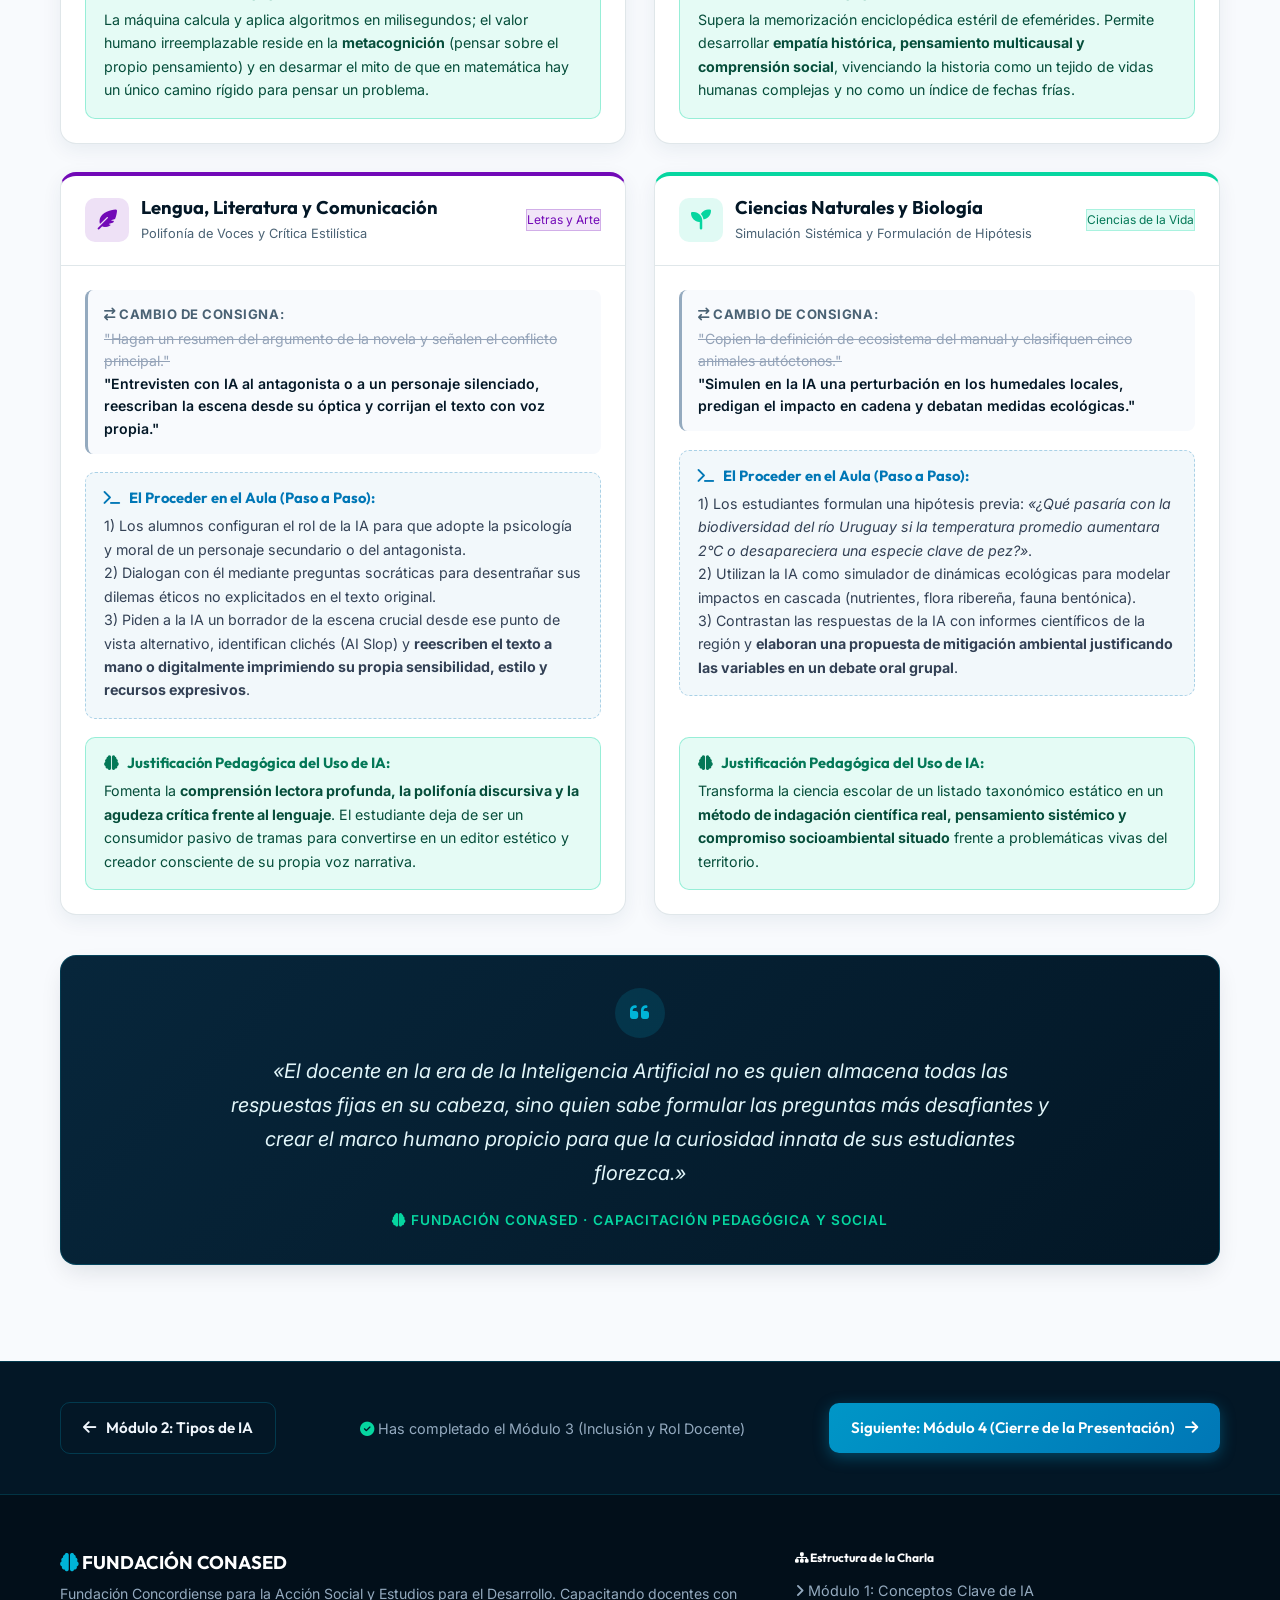
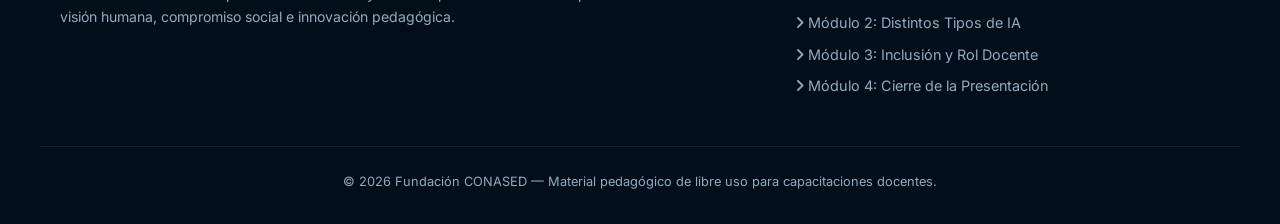
<file: modulo3.html>
<!DOCTYPE html>
<html lang="es">
<head>
  <meta charset="UTF-8">
  <meta name="viewport" content="width=device-width, initial-scale=1.0">
  <title>Módulo 3: Inclusión en el Rol Docente y en el Aula | Fundación CONASED</title>
  <meta name="description" content="Módulo 3: Inclusión de la IA en el Rol Docente y en el Aula. Debate pedagógico, extensión cognitiva, estructuración de documentos administrativos, esquema de ahorro de tiempo vs. creatividad y caso testigo de dirección creativa.">
  
  <!-- Favicon SVG -->
  <link rel="icon" href="data:image/svg+xml,<svg xmlns=%22http://www.w3.org/2000/svg%22 viewBox=%220 0 100 100%22><text y=%22.9em%22 font-size=%2290%22>🧠</text></svg>">
  
  <!-- Font Awesome 6 -->
  <link rel="stylesheet" href="https://cdnjs.cloudflare.com/ajax/libs/font-awesome/6.5.1/css/all.min.css">
  
  <!-- Estilos Globales -->
  <link rel="stylesheet" href="css/styles.css">
</head>
<body>

  <!-- HEADER INSTITUCIONAL CONASED -->
  <header class="header-conased">
    <div class="container nav-wrapper">
      <a href="index.html" class="brand-conased" aria-label="Inicio Fundación CONASED">
        <div class="brand-logo-icon">
          <i class="fa-solid fa-brain"></i>
        </div>
        <div class="brand-text">
          <span class="brand-name">FUNDACIÓN CONASED</span>
          <span class="brand-sub">Acción Social y Desarrollo</span>
        </div>
      </a>

      <button class="mobile-nav-toggle" aria-label="Abrir menú de navegación" aria-expanded="false">
        <i class="fa-solid fa-bars"></i>
      </button>

      <nav>
        <ul class="nav-menu">
          <li>
            <a href="modulo1.html" class="nav-link">
              <i class="fa-solid fa-circle-nodes"></i> Módulo 1: Conceptos Clave
            </a>
          </li>
          <li>
            <a href="modulo2.html" class="nav-link">
              <i class="fa-solid fa-network-wired"></i> Módulo 2: Tipos de IA
            </a>
          </li>
          <li>
            <a href="modulo3.html" class="nav-link active">
              <i class="fa-solid fa-hand-holding-hand"></i> Módulo 3: Inclusión y Rol Docente
            </a>
          </li>
          <li>
            <a href="modulo4.html" class="nav-link">
              <i class="fa-solid fa-flag-checkered"></i> Módulo 4: Cierre de la Presentación
            </a>
          </li>
        </ul>
      </nav>
    </div>
  </header>

  <main>
    <!-- 1. HERO SECTION (OSCURA CON FONDO INTEGRADO Y FADE) -->
    <section class="hero-section section-dark">
      <div class="hero-bg-fade" style="background-image: url('images/docente_asistente_ia.jpg');" aria-hidden="true"></div>

      <div class="container">
        <div class="hero-content">
          <div class="tagline">
            <i class="fa-solid fa-hand-holding-hand"></i> Módulo 3 · El Corazón Pedagógico de la Capacitación
          </div>
          <h1>Módulo 3: <span>Inclusión</span> en el Rol Docente y en el Aula</h1>
          <p class="lead">
            Cómo transformar la IA en un andamiaje y extensión de capacidades en el aula, optimizar radicalmente el tiempo administrativo e investigativo, y potenciar la creatividad y el rol docente.
          </p>
          <div style="display: flex; gap: 0.75rem; flex-wrap: wrap;">
            <a href="#debate-pedagogico" class="btn btn-primary">
              <i class="fa-solid fa-comments"></i> Debate de Aula y Extensión
            </a>
            <a href="#gestion-documental" class="btn btn-outline">
              <i class="fa-solid fa-file-signature"></i> Gestión y Documentos
            </a>
            <a href="#ahorro-tiempo-creatividad" class="btn btn-outline">
              <i class="fa-solid fa-stopwatch"></i> Comparativa de Tiempo
            </a>

            <a href="#taller-arte" class="btn btn-outline">
              <i class="fa-solid fa-palette"></i> Taller de Arte
            </a>
            <a href="#salto-cualitativo-por-que" class="btn btn-outline">
              <i class="fa-solid fa-question"></i> El «¿Por Qué?» y la Curiosidad
            </a>
          </div>
        </div>
      </div>
    </section>

    <!-- 2. DEBATE PEDAGÓGICO: LA IA COMO EXTENSIÓN DE CAPACIDADES Y ANDAMIAJE (SECCIÓN CLARA) -->
    <section id="debate-pedagogico" class="section section-light">
      <div class="container">
        <div class="section-header">
          <span class="badge-tag">
            <i class="fa-solid fa-lightbulb"></i> Enfoque Pedagógico en el Aula
          </span>
          <h2>El Gran Debate: La IA como Extensión de Capacidades y Andamiaje</h2>
          <p class="text-muted">
            Ni prohibir a ciegas ni fascinarse sin pensar: cómo usar la tecnología para potenciar la cabeza de los chicos sin que dejen de razonar por sí mismos.
          </p>
        </div>

        <!-- Bloque Ilustración Cómic: Infografía Pedagógica -->
        <div style="background: #ffffff; border: 1px solid var(--border-light); border-radius: 16px; overflow: hidden; box-shadow: 0 4px 25px rgba(0, 56, 84, 0.07); margin-bottom: 2.5rem;">
          <div style="position: relative; background: #031726; border-bottom: 1px solid var(--border-light);">
            <img src="images/debate_ia_andamiaje_comic.jpg" alt="Infografía en cómic sobre ideas pedagógicas de IA en la escuela: 1. Andamiaje con robot asistente y rueditas de apoyo, 2. La calculadora automatizando lo rutinario para enfocar en pensar, 3. Autoría activa con lupa versus pereza de copiar y pegar dormido" style="width: 100%; height: auto; display: block; aspect-ratio: 16 / 9; object-fit: cover;">
            
            <div style="background: linear-gradient(to top, rgba(3, 23, 38, 0.98) 0%, rgba(3, 23, 38, 0.8) 60%, transparent 100%); padding: 1.25rem 2rem; color: #ffffff;">
              <div style="display: flex; align-items: center; justify-content: space-between; flex-wrap: wrap; gap: 0.75rem; margin-bottom: 0.35rem;">
                <span class="badge-tag" style="background: rgba(6, 214, 160, 0.2); color: var(--accent-emerald); border: 1px solid rgba(6, 214, 160, 0.4); margin-bottom: 0;">
                  <i class="fa-solid fa-palette"></i> Ayuda Memoria Visual
                </span>
                <span style="font-size: 0.85rem; color: var(--conased-cyan-bright); font-weight: 500;">
                  <i class="fa-solid fa-brain"></i> 3 Claves Pedagógicas de un Vistazo
                </span>
              </div>
              <p style="margin: 0; font-size: 0.92rem; color: var(--conased-ice); line-height: 1.6;">
                <strong>De la teoría al aula:</strong> 1) La IA como andamio que se retira cuando el alumno gana autonomía; 2) Como la calculadora, que absorbe la cuenta mecánica para dejar tiempo al pensamiento profundo; y 3) La autoría activa, donde el alumno dirige y edita críticamente en lugar de ser un simple copiador pasivo.
              </p>
            </div>
          </div>
        </div>

        <div class="cards-grid">
          <!-- Card 1: Andamiaje -->
          <div class="card" style="border-top: 4px solid var(--accent-emerald);">
            <div class="card-icon-box" style="background: var(--accent-emerald-bg); color: var(--accent-emerald);">
              <i class="fa-solid fa-cubes-stacked"></i>
            </div>
            <h3>1. Andamiaje Cognitivo</h3>
            <p class="text-muted" style="line-height: 1.65; font-size: 0.92rem;">
              La IA funciona como las rueditas de apoyo cuando aprendés a andar en bici: te ayuda a destrabarte cuando estás frente a la hoja en blanco o con un tema complejo. Te tira un primer esquema para que no te quedes mirando la pantalla vacía, pero a medida que vas entendiendo el tema, esas rueditas se van retirando para que pedalees solo. No reemplaza tu cabeza: te saca el miedo a empezar.
            </p>
            <div style="background: rgba(6, 214, 160, 0.1); padding: 0.65rem 0.85rem; border-radius: 6px; font-size: 0.83rem; color: #065f46; margin-top: 1rem;">
              <i class="fa-solid fa-lightbulb"></i> <strong>En el aula:</strong> Usala para pedirle analogías, esquemas iniciales o desglosar consignas difíciles paso a paso.
            </div>
          </div>

          <!-- Card 2: Extensión de Capacidades (Calculadora) -->
          <div class="card" style="border-top: 4px solid var(--conased-cyan-deep);">
            <div class="card-icon-box" style="background: rgba(0, 150, 199, 0.15); color: var(--conased-cyan-deep);">
              <i class="fa-solid fa-calculator"></i>
            </div>
            <h3>2. La Analogía de la Calculadora</h3>
            <p class="text-muted" style="line-height: 1.65; font-size: 0.92rem;">
              Cuando apareció la calculadora de bolsillo en las escuelas, muchos temían que nadie más aprendiera matemática. Al final pasó lo contrario: ahorró tiempo en hacer cuentas largas a mano para poder concentrarse en entender el problema de fondo. Con la IA pasa igual: nos ahorra el trabajo mecánico de armar un borrador para que pongamos toda la energía en lo importante: pensar, debatir y chequear que todo tenga sentido.
            </p>
            <div style="background: rgba(0, 150, 199, 0.1); padding: 0.65rem 0.85rem; border-radius: 6px; font-size: 0.83rem; color: #0077b6; margin-top: 1rem;">
              <i class="fa-solid fa-lightbulb"></i> <strong>En el aula:</strong> La máquina hace la parte rutinaria; el estudiante hace la parte que requiere criterio y reflexión.
            </div>
          </div>

          <!-- Card 3: Autoría Activa vs. Pereza -->
          <div class="card" style="border-top: 4px solid var(--accent-amber);">
            <div class="card-icon-box" style="background: var(--accent-amber-bg); color: var(--accent-amber);">
              <i class="fa-solid fa-pen-nib"></i>
            </div>
            <h3>3. Autoría Activa vs. Pereza Intelectual</h3>
            <p class="text-muted" style="line-height: 1.65; font-size: 0.92rem;">
              No es lo mismo usar la IA para <strong>pensar mejor</strong> que usarla para <strong>no pensar</strong>. El peligro no es la herramienta, sino el "copiar y pegar" con el cerebro apagado. El verdadero aprendizaje se da cuando el chico actúa como un director de orquesta: le pide un borrador al robot, pero después lo lee con lupa, tacha lo que no sirve, corrige errores y le pone sus propias palabras y vivencias.
            </p>
            <div style="background: rgba(231, 111, 81, 0.1); padding: 0.65rem 0.85rem; border-radius: 6px; font-size: 0.83rem; color: #c2410c; margin-top: 1rem;">
              <i class="fa-solid fa-lightbulb"></i> <strong>En el aula:</strong> Evaluá el proceso, la defensa oral y la edición crítica del alumno, no un texto impreso automático.
            </div>
          </div>
        </div>
      </div>
    </section>

    <!-- 3. CREACIÓN DE MATERIAL PEDAGÓGICO Y ESTRUCTURACIÓN DE DOCUMENTOS (SECCIÓN OSCURA) -->
    <section id="gestion-documental" class="section section-dark">
      <div class="container">
        <div class="section-header">
          <span class="badge-tag">
            <i class="fa-solid fa-file-signature"></i> Eficiencia Operativa y Curricular
          </span>
          <h2>Creación de Material Pedagógico y Estructuración de Documentos</h2>
          <p class="text-muted">
            Cómo canalizar la capacidad de análisis de los modelos para explorar documentos extensos, contrastar fuentes y generar producciones académicas e institucionales de alto impacto.
          </p>
        </div>

        <!-- Barra de Control de Pasos -->
        <div class="steps-toolbar">
          <span class="steps-progress-badge">
            <i class="fa-solid fa-layer-group"></i> Flujo de 6 Pasos para Producir Conocimiento Activo
          </span>
          <button type="button" class="btn-toggle-all-steps" id="toggleAllStepsBtn" aria-label="Alternar todos los pasos">
            <i class="fa-solid fa-angles-down"></i>
            <span>Desplegar todos los pasos</span>
          </button>
        </div>

        <!-- Lista de Burbujas Desplegables con Títulos Claros -->
        <div class="step-bubbles-list">

          <!-- Paso 1 -->
          <div class="step-bubble-item is-open">
            <div class="step-bubble-header" role="button" tabindex="0" aria-expanded="true">
              <div class="step-bubble-left">
                <div class="step-number-bubble">01</div>
                <h3 class="step-bubble-title">Mapeo y Radiografía Estructural del Documento</h3>
              </div>
              <div class="step-bubble-toggle-btn">
                <span>Acciones útiles</span>
                <div class="step-toggle-icon">
                  <i class="fa-solid fa-chevron-down"></i>
                </div>
              </div>
            </div>
            <div class="step-bubble-content">
              <div class="step-actions-grid">
                <div class="step-action-card">
                  <div class="step-action-header">
                    <i class="fa-solid fa-sitemap"></i>
                    <h4>Extracción de Ejes Vertebrales e Índice Temático</h4>
                  </div>
                  <p class="step-action-text">
                    Obtener un mapa conceptual y temático de los núcleos del texto sin necesidad de leer a ciegas cientos de páginas.
                  </p>
                  <span class="step-action-tag"><i class="fa-solid fa-bolt"></i> Exploración rápida</span>
                </div>
                <div class="step-action-card">
                  <div class="step-action-header">
                    <i class="fa-solid fa-compass"></i>
                    <h4>Identificación de Tesis, Marco Teórico y Objetivos</h4>
                  </div>
                  <p class="step-action-text">
                    Determinar con exactitud cuál es el argumento central del autor, la metodología utilizada y la postura que defiende.
                  </p>
                  <span class="step-action-tag"><i class="fa-solid fa-bullseye"></i> Foco analítico</span>
                </div>
              </div>
            </div>
          </div>

          <!-- Paso 2 -->
          <div class="step-bubble-item">
            <div class="step-bubble-header" role="button" tabindex="0" aria-expanded="false">
              <div class="step-bubble-left">
                <div class="step-number-bubble">02</div>
                <h3 class="step-bubble-title">Diálogo Conversacional Focalizado («Charlar con el PDF»)</h3>
              </div>
              <div class="step-bubble-toggle-btn">
                <span>Acciones útiles</span>
                <div class="step-toggle-icon">
                  <i class="fa-solid fa-chevron-down"></i>
                </div>
              </div>
            </div>
            <div class="step-bubble-content">
              <div class="step-actions-grid">
                <div class="step-action-card">
                  <div class="step-action-header">
                    <i class="fa-solid fa-comments"></i>
                    <h4>Preguntas Guiadas de Descubrimiento Progresivo</h4>
                  </div>
                  <p class="step-action-text">
                    Interrogar al modelo sobre dudas puntuales para ir descubriendo el contenido en forma de charla paso a paso.
                  </p>
                  <span class="step-action-tag"><i class="fa-solid fa-lightbulb"></i> Aprendizaje activo</span>
                </div>
                <div class="step-action-card">
                  <div class="step-action-header">
                    <i class="fa-solid fa-wand-magic-sparkles"></i>
                    <h4>Analogías Cotidianas y Aclaración de Pasajes Complejos</h4>
                  </div>
                  <p class="step-action-text">
                    Pedir metáforas pedagógicas o explicaciones graduales para comprender pasajes técnicos, jurídicos o abstractos.
                  </p>
                  <span class="step-action-tag"><i class="fa-solid fa-brain"></i> Comprensión profunda</span>
                </div>
                <div class="step-action-card">
                  <div class="step-action-header">
                    <i class="fa-solid fa-user-tie"></i>
                    <h4>Simulación de Entrevista con el Autor</h4>
                  </div>
                  <p class="step-action-text">
                    Hacer que la IA adopte la voz, época y marco teórico del autor para defender sus postulados o responder contraargumentos.
                  </p>
                  <span class="step-action-tag"><i class="fa-solid fa-masks-theater"></i> Roleplay didáctico</span>
                </div>
              </div>
            </div>
          </div>

          <!-- Paso 3 -->
          <div class="step-bubble-item">
            <div class="step-bubble-header" role="button" tabindex="0" aria-expanded="false">
              <div class="step-bubble-left">
                <div class="step-number-bubble">03</div>
                <h3 class="step-bubble-title">Síntesis y Resúmenes Bajo Criterios Específicos</h3>
              </div>
              <div class="step-bubble-toggle-btn">
                <span>Acciones útiles</span>
                <div class="step-toggle-icon">
                  <i class="fa-solid fa-chevron-down"></i>
                </div>
              </div>
            </div>
            <div class="step-bubble-content">
              <div class="step-actions-grid">
                <div class="step-action-card">
                  <div class="step-action-header">
                    <i class="fa-solid fa-filter"></i>
                    <h4>Resumen Filtrado por Perfil y Nivel de Audiencia</h4>
                  </div>
                  <p class="step-action-text">
                    Generar versiones a medida: resumen ejecutivo para directivos, guía de estudio para estudiantes o fichaje docente.
                  </p>
                  <span class="step-action-tag"><i class="fa-solid fa-users"></i> Adaptabilidad</span>
                </div>
                <div class="step-action-card">
                  <div class="step-action-header">
                    <i class="fa-solid fa-spell-check"></i>
                    <h4>Extracción de Glosarios Técnicos en Contexto</h4>
                  </div>
                  <p class="step-action-text">
                    Extraer conceptos clave y tecnicismos definidos rigurosamente según el uso que el autor les da en la obra.
                  </p>
                  <span class="step-action-tag"><i class="fa-solid fa-book"></i> Vocabulario técnico</span>
                </div>
                <div class="step-action-card">
                  <div class="step-action-header">
                    <i class="fa-solid fa-crosshairs"></i>
                    <h4>Filtrado por Variable o Problemática Concreta</h4>
                  </div>
                  <p class="step-action-text">
                    Sintetizar únicamente lo referido a una variable específica: evaluación formativa, protocolos de convivencia o cronogramas.
                  </p>
                  <span class="step-action-tag"><i class="fa-solid fa-magnifying-glass"></i> Síntesis dirigida</span>
                </div>
              </div>
            </div>
          </div>

          <!-- Paso 4 -->
          <div class="step-bubble-item">
            <div class="step-bubble-header" role="button" tabindex="0" aria-expanded="false">
              <div class="step-bubble-left">
                <div class="step-number-bubble">04</div>
                <h3 class="step-bubble-title">Contraste y Cruce Crítico entre Diferentes Fuentes</h3>
              </div>
              <div class="step-bubble-toggle-btn">
                <span>Acciones útiles</span>
                <div class="step-toggle-icon">
                  <i class="fa-solid fa-chevron-down"></i>
                </div>
              </div>
            </div>
            <div class="step-bubble-content">
              <div class="step-actions-grid">
                <div class="step-action-card">
                  <div class="step-action-header">
                    <i class="fa-solid fa-code-compare"></i>
                    <h4>Cotejo Comparativo entre Autores o Enfoques</h4>
                  </div>
                  <p class="step-action-text">
                    Cruzar dos libros o investigaciones sobre un mismo tema para identificar puntos de encuentro y discrepancias teóricas.
                  </p>
                  <span class="step-action-tag"><i class="fa-solid fa-scale-balanced"></i> Pensamiento crítico</span>
                </div>
                <div class="step-action-card">
                  <div class="step-action-header">
                    <i class="fa-solid fa-arrows-split-up-and-left"></i>
                    <h4>Detección de Vacíos y Contradicciones</h4>
                  </div>
                  <p class="step-action-text">
                    Descubrir qué aspectos aborda un autor que el otro omite, y evidenciar tensiones conceptuales entre distintos períodos.
                  </p>
                  <span class="step-action-tag"><i class="fa-solid fa-triangle-exclamation"></i> Rigor analítico</span>
                </div>
                <div class="step-action-card">
                  <div class="step-action-header">
                    <i class="fa-solid fa-landmark"></i>
                    <h4>Cruce entre Normativa Externa y Realidad Institucional</h4>
                  </div>
                  <p class="step-action-text">
                    Comparar resoluciones ministeriales con el reglamento, acuerdos pedagógicos o plan operativo de la institución.
                  </p>
                  <span class="step-action-tag"><i class="fa-solid fa-gavel"></i> Gestión escolar</span>
                </div>
              </div>
            </div>
          </div>

          <!-- Paso 5 -->
          <div class="step-bubble-item">
            <div class="step-bubble-header" role="button" tabindex="0" aria-expanded="false">
              <div class="step-bubble-left">
                <div class="step-number-bubble">05</div>
                <h3 class="step-bubble-title">Generación de Preguntas de Interiorización y Autoevaluación</h3>
              </div>
              <div class="step-bubble-toggle-btn">
                <span>Acciones útiles</span>
                <div class="step-toggle-icon">
                  <i class="fa-solid fa-chevron-down"></i>
                </div>
              </div>
            </div>
            <div class="step-bubble-content">
              <div class="step-actions-grid">
                <div class="step-action-card">
                  <div class="step-action-header">
                    <i class="fa-solid fa-circle-question"></i>
                    <h4>Batería de Preguntas Socráticas y Disparadoras</h4>
                  </div>
                  <p class="step-action-text">
                    Formular interrogantes de orden superior que motiven el debate, la problematización y la reflexión en el aula o examen.
                  </p>
                  <span class="step-action-tag"><i class="fa-solid fa-comments"></i> Debate reflexivo</span>
                </div>
                <div class="step-action-card">
                  <div class="step-action-header">
                    <i class="fa-solid fa-list-check"></i>
                    <h4>Cuestionarios de Autoevaluación con Feedback</h4>
                  </div>
                  <p class="step-action-text">
                    Construir reactivos de evaluación formativa donde cada opción incorrecta incluya una explicación conceptual.
                  </p>
                  <span class="step-action-tag"><i class="fa-solid fa-circle-check"></i> Evaluación formativa</span>
                </div>
                <div class="step-action-card">
                  <div class="step-action-header">
                    <i class="fa-solid fa-puzzle-piece"></i>
                    <h4>Casos de Estudio y Dilemas Prácticos</h4>
                  </div>
                  <p class="step-action-text">
                    Transformar conceptos teóricos en escenarios prácticos de resolución de problemas para trabajar en grupos.
                  </p>
                  <span class="step-action-tag"><i class="fa-solid fa-lightbulb"></i> Aplicación real</span>
                </div>
              </div>
            </div>
          </div>

          <!-- Paso 6 -->
          <div class="step-bubble-item">
            <div class="step-bubble-header" role="button" tabindex="0" aria-expanded="false">
              <div class="step-bubble-left">
                <div class="step-number-bubble">06</div>
                <h3 class="step-bubble-title">Producción de Instrumentos Didácticos y Entregables Aplicados</h3>
              </div>
              <div class="step-bubble-toggle-btn">
                <span>Acciones útiles</span>
                <div class="step-toggle-icon">
                  <i class="fa-solid fa-chevron-down"></i>
                </div>
              </div>
            </div>
            <div class="step-bubble-content">
              <div class="step-actions-grid">
                <div class="step-action-card">
                  <div class="step-action-header">
                    <i class="fa-solid fa-list-ol"></i>
                    <h4>Guías de Lectura y Secuencias Didácticas (ABP)</h4>
                  </div>
                  <p class="step-action-text">
                    Traducir el marco documental en actividades secuenciadas para 4 a 8 clases, con objetivos graduales y consignas claras.
                  </p>
                  <span class="step-action-tag"><i class="fa-solid fa-calendar-days"></i> Planificación ágil</span>
                </div>
                <div class="step-action-card">
                  <div class="step-action-header">
                    <i class="fa-solid fa-table-cells"></i>
                    <h4>Matrices Comparativas y Rúbricas Analíticas</h4>
                  </div>
                  <p class="step-action-text">
                    Formatear información dispersa en matrices de doble entrada o rúbricas de evaluación con descriptores observables.
                  </p>
                  <span class="step-action-tag"><i class="fa-solid fa-table"></i> Formato listo</span>
                </div>
                <div class="step-action-card">
                  <div class="step-action-header">
                    <i class="fa-solid fa-universal-access"></i>
                    <h4>Adaptación Multinivel y Comunicación Formal</h4>
                  </div>
                  <p class="step-action-text">
                    Adecuar el lenguaje para estudiantes con NEE o redactar actas, notas de elevación y solicitudes institucionales.
                  </p>
                  <span class="step-action-tag"><i class="fa-solid fa-hand-holding-heart"></i> Inclusión escolar</span>
                </div>
              </div>
            </div>
          </div>

        </div>
      </div>
    </section>

    <!-- 4. COMPARATIVA DE TIEMPO: MEDIOS CLÁSICOS VS. IA (SECCIÓN CLARA) -->
    <section id="ahorro-tiempo-creatividad" class="section section-light">
      <div class="container">
        <div class="section-header">
          <span class="badge-tag">
            <i class="fa-solid fa-stopwatch"></i> Eficiencia Temporal
          </span>
          <h2>Comparativa de Tiempo: Medios Clásicos de Búsqueda y Análisis vs. IA</h2>
          <p class="text-muted">
            Estimación del tiempo promedio invertido en tareas cotidianas de estudio, docencia y gestión educativa empleando métodos tradicionales frente a la asistencia de IA.
          </p>
        </div>

        <!-- Infografía Comparativa de Tiempo -->
        <div class="time-infographic-grid">

          <!-- 1. Búsquedas en Internet -->
          <div class="time-card-item">
            <div class="time-card-header">
              <span class="criteria-badge">
                <i class="fa-solid fa-globe"></i> Búsqueda de Información en Internet
              </span>
            </div>
            <div class="time-compare-duel">
              <div class="time-box before">
                <span class="time-box-label">Antes (Clásico)</span>
                <span class="time-stat time-before">1h</span>
              </div>
              <div class="time-compare-arrow">
                <i class="fa-solid fa-arrow-right-long"></i>
                <span class="reduction-pill">-92%</span>
              </div>
              <div class="time-box after">
                <span class="time-box-label">Con IA</span>
                <span class="time-stat time-after">5m</span>
              </div>
            </div>
            <div class="time-ratio-bar">
              <div class="time-ratio-fill" style="width: 8%;"></div>
            </div>
          </div>

          <!-- 2. Búsquedas en Documentos -->
          <div class="time-card-item">
            <div class="time-card-header">
              <span class="criteria-badge">
                <i class="fa-solid fa-file-pdf"></i> Búsqueda en Documentos (PDFs / Libros)
              </span>
            </div>
            <div class="time-compare-duel">
              <div class="time-box before">
                <span class="time-box-label">Antes (Clásico)</span>
                <span class="time-stat time-before">1h 30m</span>
              </div>
              <div class="time-compare-arrow">
                <i class="fa-solid fa-arrow-right-long"></i>
                <span class="reduction-pill">-94%</span>
              </div>
              <div class="time-box after">
                <span class="time-box-label">Con IA</span>
                <span class="time-stat time-after">5m</span>
              </div>
            </div>
            <div class="time-ratio-bar">
              <div class="time-ratio-fill" style="width: 6%;"></div>
            </div>
          </div>

          <!-- 3. Producción de Materiales Infográficos -->
          <div class="time-card-item">
            <div class="time-card-header">
              <span class="criteria-badge">
                <i class="fa-solid fa-chart-pie"></i> Producción de Materiales e Infografías
              </span>
            </div>
            <div class="time-compare-duel">
              <div class="time-box before">
                <span class="time-box-label">Antes (Clásico)</span>
                <span class="time-stat time-before">2h</span>
              </div>
              <div class="time-compare-arrow">
                <i class="fa-solid fa-arrow-right-long"></i>
                <span class="reduction-pill">-92%</span>
              </div>
              <div class="time-box after">
                <span class="time-box-label">Con IA</span>
                <span class="time-stat time-after">10m</span>
              </div>
            </div>
            <div class="time-ratio-bar">
              <div class="time-ratio-fill" style="width: 8%;"></div>
            </div>
          </div>

          <!-- 4. Diseño -->
          <div class="time-card-item">
            <div class="time-card-header">
              <span class="criteria-badge">
                <i class="fa-solid fa-palette"></i> Diseño de Diapositivas y Presentaciones
              </span>
            </div>
            <div class="time-compare-duel">
              <div class="time-box before">
                <span class="time-box-label">Antes (Clásico)</span>
                <span class="time-stat time-before">1h 15m</span>
              </div>
              <div class="time-compare-arrow">
                <i class="fa-solid fa-arrow-right-long"></i>
                <span class="reduction-pill">-89%</span>
              </div>
              <div class="time-box after">
                <span class="time-box-label">Con IA</span>
                <span class="time-stat time-after">8m</span>
              </div>
            </div>
            <div class="time-ratio-bar">
              <div class="time-ratio-fill" style="width: 11%;"></div>
            </div>
          </div>

          <!-- 5. Redacción de Notas y Comunicaciones -->
          <div class="time-card-item">
            <div class="time-card-header">
              <span class="criteria-badge">
                <i class="fa-solid fa-envelope-open-text"></i> Redacción de Notas y Comunicaciones
              </span>
            </div>
            <div class="time-compare-duel">
              <div class="time-box before">
                <span class="time-box-label">Antes (Clásico)</span>
                <span class="time-stat time-before">40m</span>
              </div>
              <div class="time-compare-arrow">
                <i class="fa-solid fa-arrow-right-long"></i>
                <span class="reduction-pill">-93%</span>
              </div>
              <div class="time-box after">
                <span class="time-box-label">Con IA</span>
                <span class="time-stat time-after">3m</span>
              </div>
            </div>
            <div class="time-ratio-bar">
              <div class="time-ratio-fill" style="width: 7%;"></div>
            </div>
          </div>

          <!-- 6. Confección de Evaluaciones y Rúbricas -->
          <div class="time-card-item">
            <div class="time-card-header">
              <span class="criteria-badge">
                <i class="fa-solid fa-list-check"></i> Confección de Evaluaciones y Rúbricas
              </span>
            </div>
            <div class="time-compare-duel">
              <div class="time-box before">
                <span class="time-box-label">Antes (Clásico)</span>
                <span class="time-stat time-before">1h</span>
              </div>
              <div class="time-compare-arrow">
                <i class="fa-solid fa-arrow-right-long"></i>
                <span class="reduction-pill">-92%</span>
              </div>
              <div class="time-box after">
                <span class="time-box-label">Con IA</span>
                <span class="time-stat time-after">5m</span>
              </div>
            </div>
            <div class="time-ratio-bar">
              <div class="time-ratio-fill" style="width: 8%;"></div>
            </div>
          </div>

        </div>
      </div>
    </section>

    <!-- PREGUNTA DISPARADORA CON CERROJO (TRANSICIÓN ENTRE AHORRO DE TIEMPO Y CREATIVIDAD DOCENTE) -->
    <section class="section-apertura-pregunta" id="pregunta-transicion-tiempo" aria-label="Pregunta reflexiva sobre el tiempo recuperado">
      <div class="container">
        <div class="unlock-question-card" id="unlockQuestionCard">

          <!-- Capa de Contenido: Pregunta Revelada -->
          <div class="question-reveal-content">
            <h2 class="question-massive-text">
              «Si la IA nos ahorra horas de rutina... ¿en qué invertiremos el <span class="text-gradient-cyan">tiempo recuperado con nuestros alumnos</span>?»
            </h2>
          </div>

          <!-- Capa de Bloqueo: Puertas con barrido lateral desde el centro -->
          <div class="curtain-doors-overlay" id="curtainDoorsOverlay">
            <!-- Hoja Izquierda (barre hacia la izquierda al desbloquear) -->
            <div class="curtain-panel curtain-left">
              <div class="curtain-tech-pattern"></div>
              <div class="curtain-seam-glow"></div>
            </div>

            <!-- Hoja Derecha (barre hacia la derecha al desbloquear) -->
            <div class="curtain-panel curtain-right">
              <div class="curtain-tech-pattern"></div>
              <div class="curtain-seam-glow"></div>
            </div>

            <!-- Cerrojo Centrado Interactivo -->
            <button class="cerrojo-btn" id="cerrojoTriggerBtn"
              aria-label="Hacer clic para desbloquear la pregunta de reflexión">
              <div class="cerrojo-sonar-wave"></div>
              <div class="cerrojo-sonar-wave delay"></div>
              <div class="cerrojo-icon-shield">
                <i class="fa-solid fa-lock" id="cerrojoIcon"></i>
              </div>
            </button>
          </div>

        </div>
      </div>
    </section>

    <!-- 5. CASO TESTIGO: EL TALLER DE ARTE Y EL "PERSONAJE FANTÁSTICO" (SECCIÓN OSCURA CON FONDO ANGULADO) -->
    <section id="taller-arte" class="section section-dark section-has-bg">
      <div class="section-bg-fade-angled" style="background-image: url('images/taller_arte_personaje.jpg');" aria-hidden="true"></div>
      <div class="container">
        <div class="section-header">
          <span class="badge-tag">
            <i class="fa-solid fa-palette"></i> Caso Testigo de Creatividad y Rol Docente
          </span>
          <h2>El Caso del "Personaje Fantástico" y la Analogía del Taller de Arte</h2>
          <p class="text-muted">
            La generación creativa demuestra por qué la IA no reemplaza la mente del estudiante: exige más vocabulario, más cultura visual y una dirección humana activa frente al cliché del "AI Slop".
          </p>
        </div>

        <div class="workshop-case-card" style="border-radius: 16px; padding: 2.25rem; box-shadow: 0 10px 30px rgba(0, 0, 0, 0.35); max-width: 820px;">
          <h3 style="color: var(--conased-cyan-bright); font-size: 1.35rem; margin-bottom: 1rem; display: flex; align-items: center; gap: 0.6rem;">
            <i class="fa-solid fa-wand-sparkles" style="color: var(--conased-cyan-bright);"></i>
            <span>La Consigna Escolar Habitual vs. Dirección Creativa Humana</span>
          </h3>
          <blockquote style="margin: 0 0 1.25rem 0; padding: 1rem 1.25rem; background: rgba(0, 180, 216, 0.08); border-left: 4px solid var(--conased-cyan-bright); border-radius: 6px; font-style: italic; color: var(--conased-ice); font-size: 1.05rem;">
            "Crea una imagen (o describe) un personaje fantástico viviendo una aventura."
          </blockquote>
          <p style="font-size: 0.96rem; line-height: 1.75; color: #e2e8f0; margin-bottom: 1.25rem;">
            <strong style="color: var(--accent-amber);"><i class="fa-solid fa-triangle-exclamation"></i> El mal uso automático:</strong> El estudiante copia esa frase tal cual en un generador visual o textual. La IA recurre al promedio estadístico de internet: devuelve un guerrero medieval genérico con espada brillante y un dragón en un bosque. El alumno entrega sin entusiasmo y el docente siente que <em>"la máquina hizo todo"</em>.
          </p>
          <div style="background: rgba(6, 214, 160, 0.12); border: 1px solid rgba(6, 214, 160, 0.35); border-radius: 10px; padding: 1.25rem;">
            <strong style="color: #6ee7b7; display: block; margin-bottom: 0.4rem; font-size: 1rem;">
              <i class="fa-solid fa-graduation-cap"></i> La Analogía del Taller de Plástica:
            </strong>
            <p style="margin: 0; font-size: 0.94rem; color: #d1fae5; line-height: 1.7;">
              Si a un alumno en el taller de arte le das un lienzo en blanco y dices <em>"pinta algo"</em> sin enseñarle mezcla de colores, planos o técnicas, dibujará un monigote. Enseñar a usar la IA es exactamente igual: requiere enseñar <strong>estilos pictóricos, teoría de iluminación, planos fotográficos, vocabulario riguroso y coherencia estética</strong>. La IA es el pincel; el autor y estratega es el estudiante.
            </p>
          </div>
        </div>
      </div>
    </section>

    <!-- 6. EL SALTO CUALITATIVO: LA PREGUNTA «¿POR QUÉ?» Y LA CURIOSIDAD EN UN MARCO CONTROLADO (SECCIÓN CLARA) -->
    <section id="salto-cualitativo-por-que" class="section section-light">
      <div class="container">
        <div class="section-header">
          <span class="badge-tag">
            <i class="fa-solid fa-compass"></i> Trascendencia y Propósito Pedagógico
          </span>
          <h2>El Salto Cualitativo: La Pregunta Fundamental y el Despertar de la Curiosidad</h2>
          <p class="text-muted">
            Una vez comprendida la técnica y el tiempo que nos ahorra la IA, el verdadero salto docente no consiste en acelerar viejas rutinas, sino en recuperar la curiosidad humana en un marco pedagógico riguroso.
          </p>
        </div>

        <!-- Bloque Monumental "¿POR QUÉ?" -->
        <div class="why-monumental-card">
          <p class="why-intro-context">
            Hablamos de los múltiples usos de la IA, de la drástica reducción de horas mecánicas (-92% a -94%) y de cómo utilizarla siendo plenamente conscientes de su alcance y límites. Pero cuando estamos frente al diseño de una clase, antes que preguntarnos <em>«¿cómo?»</em>, debemos preguntarnos siempre:
          </p>

          <div class="why-giant-display" style="height: auto;">
            <span class="why-giant-tag">
              <i class="fa-solid fa-lightbulb"></i> La Pregunta que lo Transforma Todo
            </span>
            <h3 class="why-giant-text" style="height: auto;">¿POR QUÉ?</h3>
          </div>

          <div class="why-reflection-quote">
            <p style="margin: 0;">
              <strong>¿Por qué y para qué incorporamos la Inteligencia Artificial al aula?</strong> No es para hacer más rápido tareas mecánicas sin valor ni para llenar planillas vacías. Es para liberar el tiempo mental docente y dar un <strong>salto cualitativo</strong>: reemplazar los métodos memorísticos ya obsoletos por la capacidad de experimentar, indagar y pensar críticamente.
            </p>
          </div>
        </div>

        <!-- Infografía Conceptual: Curiosidad y Multidisciplinariedad -->
        <div style="background: #ffffff; border: 1px solid var(--border-light); border-radius: 16px; overflow: hidden; box-shadow: 0 4px 25px rgba(0, 56, 84, 0.07); margin-bottom: 2.75rem;">
          <div style="position: relative; background: #031726; border-bottom: 1px solid var(--border-light);">
            <img src="images/curiosidad_salto_cualitativo.jpg" alt="Ilustración pedagógica: Docente guiando a estudiantes en el aula del futuro, conectando libros abiertos de historia, razonamiento lógico en matemática, literatura creativa y símbolos de ciencias naturales bajo la chispa de la curiosidad humana" style="width: 100%; height: auto; display: block; aspect-ratio: 16 / 9; object-fit: cover;">
            
            <div style="background: linear-gradient(to top, rgba(3, 23, 38, 0.98) 0%, rgba(3, 23, 38, 0.82) 60%, transparent 100%); padding: 1.25rem 2rem; color: #ffffff;">
              <div style="display: flex; align-items: center; justify-content: space-between; flex-wrap: wrap; gap: 0.75rem; margin-bottom: 0.35rem;">
                <span class="badge-tag" style="background: rgba(6, 214, 160, 0.2); color: var(--accent-emerald); border: 1px solid rgba(6, 214, 160, 0.4); margin-bottom: 0;">
                  <i class="fa-solid fa-sparkles"></i> El Aula como Laboratorio de Indagación
                </span>
                <span style="font-size: 0.85rem; color: var(--conased-cyan-bright); font-weight: 500;">
                  <i class="fa-solid fa-graduation-cap"></i> Más allá del Cuestionario Rígido
                </span>
              </div>
              <p style="margin: 0; font-size: 0.92rem; color: var(--conased-ice); line-height: 1.6;">
                <strong>De la respuesta cerrada a la exploración multidimensional:</strong> La IA se convierte en un interlocutor experto y un andamio para abrir preguntas desafiantes, cruzar épocas, desmenuzar fórmulas y conectar la ciencia con la vida real.
              </p>
            </div>
          </div>
        </div>

        <!-- Matriz de Contraste: Método Obsoleto vs. Salto Cualitativo -->
        <div class="paradigm-contrast-grid">
          <!-- Columna Obsoleta -->
          <div class="paradigm-box paradigm-obsolete">
            <span class="paradigm-badge">
              <i class="fa-solid fa-circle-xmark"></i> El Método Tradicional Obsoleto
            </span>
            <h3>Cuestionario Básico y Búsqueda Literal</h3>
            <p class="text-muted" style="font-size: 0.92rem; line-height: 1.65;">
              La típica consigna consistente en mandar a los alumnos a buscar en el manual la frase literal para completar un cuestionario fáctico de 5 preguntas.
            </p>
            <div class="paradigm-badges-wrap">
              <span class="paradigm-item-badge obsolete-badge">
                <i class="fa-solid fa-circle-xmark"></i> Mecanicismo Pasivo
              </span>
              <span class="paradigm-item-badge obsolete-badge">
                <i class="fa-solid fa-circle-xmark"></i> Inutilidad ante la IA
              </span>
              <span class="paradigm-item-badge obsolete-badge">
                <i class="fa-solid fa-circle-xmark"></i> Falsa Sensación de Aprendizaje
              </span>
            </div>
          </div>

          <!-- Columna Salto Cualitativo -->
          <div class="paradigm-box paradigm-evolution">
            <span class="paradigm-badge">
              <i class="fa-solid fa-circle-check"></i> El Salto Cualitativo Docente
            </span>
            <h3>Experimentación, Creatividad y Perspectivas Múltiples</h3>
            <p class="text-muted" style="font-size: 0.92rem; line-height: 1.65;">
              Transformar al estudiante en investigador activo que dialoga con la información, formula hipótesis, compara puntos de vista y expande los temas hacia nuevos ejes.
            </p>
            <div class="paradigm-badges-wrap">
              <span class="paradigm-item-badge evolution-badge">
                <i class="fa-solid fa-circle-check"></i> Apropiación Genuina
              </span>
              <span class="paradigm-item-badge evolution-badge">
                <i class="fa-solid fa-circle-check"></i> Mirada Multidimensional
              </span>
              <span class="paradigm-item-badge evolution-badge">
                <i class="fa-solid fa-circle-check"></i> Evaluación de Orden Superior
              </span>
            </div>
          </div>
        </div>

        <!-- Marco Controlado de Curiosidad Innata -->
        <div class="curiosity-framework-card">
          <div style="display: flex; align-items: center; gap: 0.75rem; margin-bottom: 0.5rem;">
            <div style="background: rgba(0, 180, 216, 0.15); color: var(--conased-cyan-deep); width: 36px; height: 36px; border-radius: 8px; display: flex; align-items: center; justify-content: center;">
              <i class="fa-solid fa-fire-burner"></i>
            </div>
            <h3 style="font-size: 1.3rem; margin: 0; color: var(--conased-navy-dark);">
              Favorecer la Curiosidad Innata... en un Marco Pedagógico Controlado
            </h3>
          </div>
          <p style="color: var(--text-muted-dark); font-size: 0.95rem; line-height: 1.7; margin-bottom: 0;">
            Los seres humanos nacemos biológica y culturalmente dotados de una <strong>curiosidad innata</strong>: la pulsión irrefrenable de preguntar, tocar, desarmar y descubrir. La escuela tradicional a menudo sofocó esa chispa exigiendo respuestas únicas y estandarizadas. Con la IA podemos encender esa curiosidad al máximo, pero <strong>siempre dentro de un marco pedagógico controlado</strong> por el docente para que la exploración no derive en desinformación ni en navegación a la deriva.
          </p>
        </div>

        <!-- Ejemplos Prácticos por Disciplinas: Proceder y Justificación -->
        <div style="margin-bottom: 1.5rem;">
          <h3 style="font-size: 1.35rem; color: var(--conased-navy-dark); margin-bottom: 0.5rem; display: flex; align-items: center; gap: 0.6rem;">
            <i class="fa-solid fa-book-open-reader" style="color: var(--conased-cyan);"></i>
            <span>Ejemplos de Aplicación en el Aula: Proceder y Justificación Pedagógica</span>
          </h3>
          <p class="text-muted" style="font-size: 0.92rem;">
            Cómo trasladar este salto cualitativo a diversas materias escolares, cambiando la consigna mecánica por indagación profunda asistida por IA.
          </p>
        </div>

        <div class="discipline-examples-grid">

          <!-- Disciplina 1: Matemáticas -->
          <div class="discipline-card" style="border-top: 4px solid var(--conased-cyan);">
            <div class="discipline-card-header">
              <div class="discipline-title-group">
                <div class="discipline-icon-badge" style="background: rgba(0, 150, 199, 0.12); color: var(--conased-cyan);">
                  <i class="fa-solid fa-calculator"></i>
                </div>
                <div>
                  <h3>Matemáticas y Razonamiento Lógico</h3>
                  <span style="font-size: 0.8rem; color: var(--text-muted-dark);">Metacognición y Vías Múltiples de Resolución</span>
                </div>
              </div>
              <span class="badge-tag" style="margin: 0; font-size: 0.75rem; background: rgba(0, 150, 199, 0.1); color: var(--conased-cyan-deep); border-color: rgba(0, 150, 199, 0.25);">
                Ciencias Exactas
              </span>
            </div>

            <div class="discipline-body">
              <div class="discipline-shift-summary">
                <strong style="color: var(--text-muted-dark);"><i class="fa-solid fa-arrow-right-arrow-left"></i> Cambio de Consigna:</strong>
                <del style="color: #94a3b8;">"Resuelvan los 15 ejercicios de la guía aplicando la fórmula cuadrática memorizada."</del><br>
                <span style="color: var(--conased-navy-dark); font-weight: 600;">"Resuelvan el problema, pidan a la IA que muestre 3 formas distintas de llegar al resultado y defiendan cuál es la más lógica."</span>
              </div>

              <div class="discipline-procedure-box">
                <h4><i class="fa-solid fa-terminal"></i> El Proceder en el Aula (Paso a Paso):</h4>
                <p>
                  1) El alumno plantea el problema a la IA solicitando el desarrollo <strong>paso a paso</strong> y preguntando: <em>«¿Existen otros métodos (geométrico, gráfico o aritmético) para resolverlo?»</em>.<br>
                  2) El estudiante compara los caminos lógicos y detecta en qué paso clave se bifurcan.<br>
                  3) El docente no califica solo el número final, sino que <strong>evalúa que el alumno pueda explicar verbalmente el porqué de cada paso</strong> y argumentar por qué un método es más claro o eficiente que otro.
                </p>
              </div>

              <div class="discipline-justification-box">
                <h4><i class="fa-solid fa-brain"></i> Justificación Pedagógica del Uso de IA:</h4>
                <p>
                  La máquina calcula y aplica algoritmos en milisegundos; el valor humano irreemplazable reside en la <strong>metacognición</strong> (pensar sobre el propio pensamiento) y en desarmar el mito de que en matemática hay un único camino rígido para pensar un problema.
                </p>
              </div>
            </div>
          </div>

          <!-- Disciplina 2: Historia y Ciencias Sociales -->
          <div class="discipline-card" style="border-top: 4px solid var(--accent-amber);">
            <div class="discipline-card-header">
              <div class="discipline-title-group">
                <div class="discipline-icon-badge" style="background: var(--accent-amber-bg); color: var(--accent-amber);">
                  <i class="fa-solid fa-landmark"></i>
                </div>
                <div>
                  <h3>Historia y Ciencias Sociales</h3>
                  <span style="font-size: 0.8rem; color: var(--text-muted-dark);">Memoria Contextual y Ejes Transversales</span>
                </div>
              </div>
              <span class="badge-tag" style="margin: 0; font-size: 0.75rem; background: rgba(231, 111, 81, 0.1); color: #c2410c; border-color: rgba(231, 111, 81, 0.25);">
                Ciencias Humanas
              </span>
            </div>

            <div class="discipline-body">
              <div class="discipline-shift-summary">
                <strong style="color: var(--text-muted-dark);"><i class="fa-solid fa-arrow-right-arrow-left"></i> Cambio de Consigna:</strong>
                <del style="color: #94a3b8;">"Lean el capítulo 4 y copien la fecha de la batalla y los nombres de los 3 generales."</del><br>
                <span style="color: var(--conased-navy-dark); font-weight: 600;">"Carguen fuentes de la época en la IA y exploren cómo vivían, pensaban y vestían las personas comunes en ese momento."</span>
              </div>

              <div class="discipline-procedure-box">
                <h4><i class="fa-solid fa-terminal"></i> El Proceder en el Aula (Paso a Paso):</h4>
                <p>
                  1) El docente y los alumnos cargan en la ventana de contexto de la IA libros digitalizados, actas o fragmentos de fuentes primarias, transformando al modelo en un <strong>experto temático situado</strong>.<br>
                  2) Los estudiantes exploran <strong>ejes temáticos transversales</strong>: la vida cotidiana, las edificaciones y calles, las vestimentas, las diferencias étnicas, el rol de las mujeres y los valores éticos de la época.<br>
                  3) Indagan tensiones y contrastes: <em>«¿Cómo pensaba un comerciante frente a un artesano o peón rural en 1810?»</em>.
                </p>
              </div>

              <div class="discipline-justification-box">
                <h4><i class="fa-solid fa-brain"></i> Justificación Pedagógica del Uso de IA:</h4>
                <p>
                  Supera la memorización enciclopédica estéril de efemérides. Permite desarrollar <strong>empatía histórica, pensamiento multicausal y comprensión social</strong>, vivenciando la historia como un tejido de vidas humanas complejas y no como un índice de fechas frías.
                </p>
              </div>
            </div>
          </div>

          <!-- Disciplina 3: Lengua, Literatura y Comunicación -->
          <div class="discipline-card" style="border-top: 4px solid var(--accent-purple);">
            <div class="discipline-card-header">
              <div class="discipline-title-group">
                <div class="discipline-icon-badge" style="background: rgba(114, 9, 183, 0.12); color: var(--accent-purple);">
                  <i class="fa-solid fa-feather-pointed"></i>
                </div>
                <div>
                  <h3>Lengua, Literatura y Comunicación</h3>
                  <span style="font-size: 0.8rem; color: var(--text-muted-dark);">Polifonía de Voces y Crítica Estilística</span>
                </div>
              </div>
              <span class="badge-tag" style="margin: 0; font-size: 0.75rem; background: rgba(114, 9, 183, 0.1); color: var(--accent-purple); border-color: rgba(114, 9, 183, 0.25);">
                Letras y Arte
              </span>
            </div>

            <div class="discipline-body">
              <div class="discipline-shift-summary">
                <strong style="color: var(--text-muted-dark);"><i class="fa-solid fa-arrow-right-arrow-left"></i> Cambio de Consigna:</strong>
                <del style="color: #94a3b8;">"Hagan un resumen del argumento de la novela y señalen el conflicto principal."</del><br>
                <span style="color: var(--conased-navy-dark); font-weight: 600;">"Entrevisten con IA al antagonista o a un personaje silenciado, reescriban la escena desde su óptica y corrijan el texto con voz propia."</span>
              </div>

              <div class="discipline-procedure-box">
                <h4><i class="fa-solid fa-terminal"></i> El Proceder en el Aula (Paso a Paso):</h4>
                <p>
                  1) Los alumnos configuran el rol de la IA para que adopte la psicología y moral de un personaje secundario o del antagonista.<br>
                  2) Dialogan con él mediante preguntas socráticas para desentrañar sus dilemas éticos no explicitados en el texto original.<br>
                  3) Piden a la IA un borrador de la escena crucial desde ese punto de vista alternativo, identifican clichés (AI Slop) y <strong>reescriben el texto a mano o digitalmente imprimiendo su propia sensibilidad, estilo y recursos expresivos</strong>.
                </p>
              </div>

              <div class="discipline-justification-box">
                <h4><i class="fa-solid fa-brain"></i> Justificación Pedagógica del Uso de IA:</h4>
                <p>
                  Fomenta la <strong>comprensión lectora profunda, la polifonía discursiva y la agudeza crítica frente al lenguaje</strong>. El estudiante deja de ser un consumidor pasivo de tramas para convertirse en un editor estético y creador consciente de su propia voz narrativa.
                </p>
              </div>
            </div>
          </div>

          <!-- Disciplina 4: Ciencias Naturales y Biología -->
          <div class="discipline-card" style="border-top: 4px solid var(--accent-emerald);">
            <div class="discipline-card-header">
              <div class="discipline-title-group">
                <div class="discipline-icon-badge" style="background: var(--accent-emerald-bg); color: var(--accent-emerald);">
                  <i class="fa-solid fa-seedling"></i>
                </div>
                <div>
                  <h3>Ciencias Naturales y Biología</h3>
                  <span style="font-size: 0.8rem; color: var(--text-muted-dark);">Simulación Sistémica y Formulación de Hipótesis</span>
                </div>
              </div>
              <span class="badge-tag" style="margin: 0; font-size: 0.75rem; background: rgba(6, 214, 160, 0.12); color: #047857; border-color: rgba(6, 214, 160, 0.25);">
                Ciencias de la Vida
              </span>
            </div>

            <div class="discipline-body">
              <div class="discipline-shift-summary">
                <strong style="color: var(--text-muted-dark);"><i class="fa-solid fa-arrow-right-arrow-left"></i> Cambio de Consigna:</strong>
                <del style="color: #94a3b8;">"Copien la definición de ecosistema del manual y clasifiquen cinco animales autóctonos."</del><br>
                <span style="color: var(--conased-navy-dark); font-weight: 600;">"Simulen en la IA una perturbación en los humedales locales, predigan el impacto en cadena y debatan medidas ecológicas."</span>
              </div>

              <div class="discipline-procedure-box">
                <h4><i class="fa-solid fa-terminal"></i> El Proceder en el Aula (Paso a Paso):</h4>
                <p>
                  1) Los estudiantes formulan una hipótesis previa: <em>«¿Qué pasaría con la biodiversidad del río Uruguay si la temperatura promedio aumentara 2°C o desapareciera una especie clave de pez?»</em>.<br>
                  2) Utilizan la IA como simulador de dinámicas ecológicas para modelar impactos en cascada (nutrientes, flora ribereña, fauna bentónica).<br>
                  3) Contrastan las respuestas de la IA con informes científicos de la región y <strong>elaboran una propuesta de mitigación ambiental justificando las variables en un debate oral grupal</strong>.
                </p>
              </div>

              <div class="discipline-justification-box">
                <h4><i class="fa-solid fa-brain"></i> Justificación Pedagógica del Uso de IA:</h4>
                <p>
                  Transforma la ciencia escolar de un listado taxonómico estático en un <strong>método de indagación científica real, pensamiento sistémico y compromiso socioambiental situado</strong> frente a problemáticas vivas del territorio.
                </p>
              </div>
            </div>
          </div>

        </div>

        <!-- Cierre y Broche Pedagógico del Módulo -->
        <div style="background: linear-gradient(135deg, #07263b 0%, #031726 100%); border: 1px solid var(--border-dark); border-radius: 16px; padding: 2rem 2.5rem; text-align: center; color: #ffffff; box-shadow: var(--shadow-md);">
          <div style="width: 50px; height: 50px; border-radius: 50%; background: rgba(0, 180, 216, 0.15); color: var(--conased-cyan-bright); display: inline-flex; align-items: center; justify-content: center; font-size: 1.35rem; margin-bottom: 1rem;">
            <i class="fa-solid fa-quote-left"></i>
          </div>
          <p style="font-size: clamp(1.05rem, 2vw, 1.25rem); font-style: italic; color: var(--conased-ice); line-height: 1.7; max-width: 820px; margin: 0 auto 1rem auto;">
            «El docente en la era de la Inteligencia Artificial no es quien almacena todas las respuestas fijas en su cabeza, sino quien sabe formular las preguntas más desafiantes y crear el marco humano propicio para que la curiosidad innata de sus estudiantes florezca.»
          </p>
          <span style="font-size: 0.85rem; letter-spacing: 0.08em; text-transform: uppercase; color: var(--accent-emerald); font-weight: 600;">
            <i class="fa-solid fa-brain"></i> Fundación CONASED · Capacitación Pedagógica y Social
          </span>
        </div>

      </div>
    </section>

    <!-- NAVEGACIÓN ENTRE MÓDULOS -->
    <section class="section section-dark" style="padding: 2.5rem 0; border-top: 1px solid var(--border-dark);">
      <div class="container">
        <div style="display: flex; justify-content: space-between; align-items: center; flex-wrap: wrap; gap: 1.5rem;">
          <a href="modulo2.html" class="btn btn-outline">
            <i class="fa-solid fa-arrow-left"></i>
            <span>Módulo 2: Tipos de IA</span>
          </a>

          <div style="text-align: center;">
            <span class="text-muted" style="font-size: 0.9rem;">
              <i class="fa-solid fa-circle-check" style="color: var(--accent-emerald);"></i> Has completado el Módulo 3 (Inclusión y Rol Docente)
            </span>
          </div>

          <a href="modulo4.html" class="btn btn-primary">
            <span>Siguiente: Módulo 4 (Cierre de la Presentación)</span>
            <i class="fa-solid fa-arrow-right"></i>
          </a>
        </div>
      </div>
    </section>
  </main>

  <!-- FOOTER INSTITUCIONAL -->
  <footer class="footer-conased">
    <div class="container footer-grid">
      <div class="footer-brand">
        <h4><i class="fa-solid fa-brain" style="color: var(--conased-cyan-bright);"></i> FUNDACIÓN CONASED</h4>
        <p style="font-size: 0.88rem; margin-top: 0.5rem;">
          Fundación Concordiense para la Acción Social y Estudios para el Desarrollo. Capacitando docentes con visión humana, compromiso social e innovación pedagógica.
        </p>
      </div>
      <div>
        <h5 style="color: #ffffff; margin-bottom: 0.85rem;"><i class="fa-solid fa-sitemap"></i> Estructura de la Charla</h5>
        <ul class="footer-links">
          <li><a href="modulo1.html"><i class="fa-solid fa-angle-right"></i> Módulo 1: Conceptos Clave de IA</a></li>
          <li><a href="modulo2.html"><i class="fa-solid fa-angle-right"></i> Módulo 2: Distintos Tipos de IA</a></li>
          <li><a href="modulo3.html"><i class="fa-solid fa-angle-right"></i> Módulo 3: Inclusión y Rol Docente</a></li>
          <li><a href="modulo4.html"><i class="fa-solid fa-angle-right"></i> Módulo 4: Cierre de la Presentación</a></li>
        </ul>
      </div>
    </div>
    <div class="container footer-bottom">
      <p style="margin-bottom: 0;">&copy; 2026 Fundación CONASED — Material pedagógico de libre uso para capacitaciones docentes.</p>
    </div>
  </footer>

  <script src="js/app.js"></script>
</body>
</html>
</file>
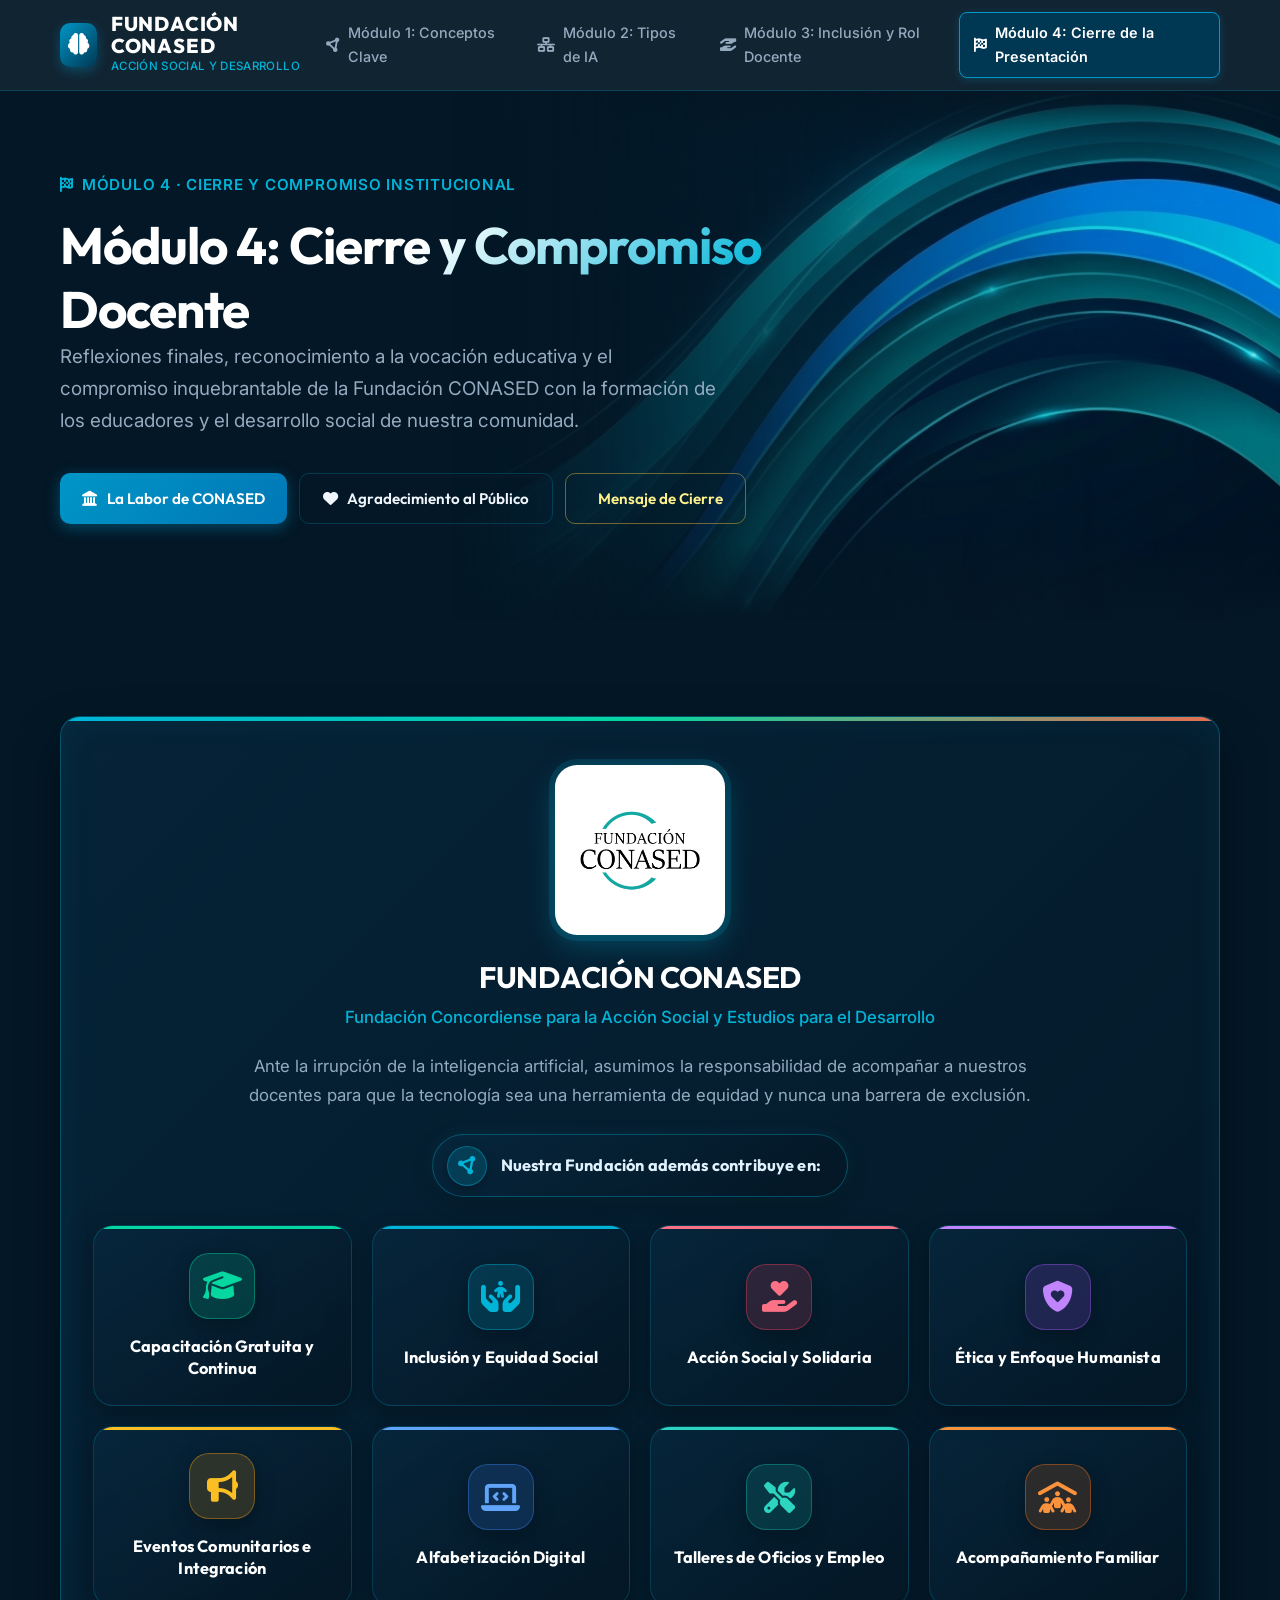
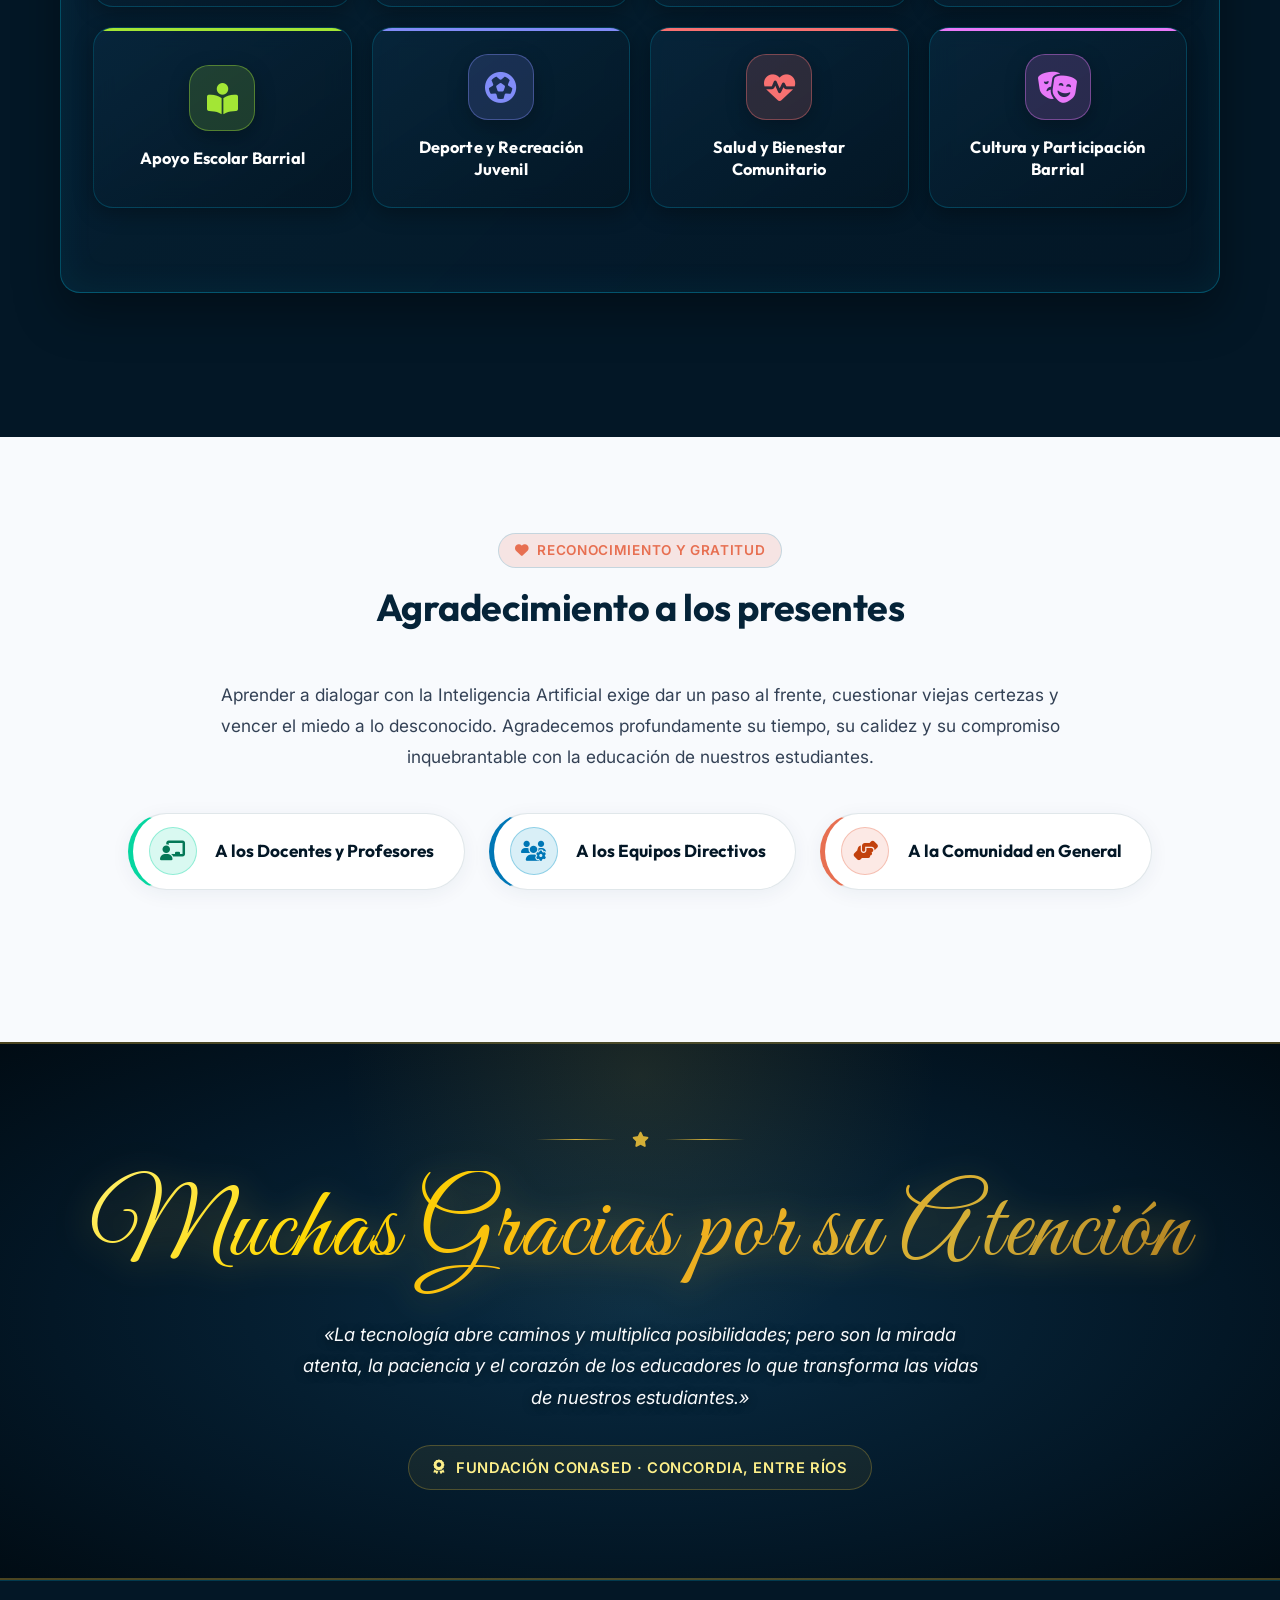
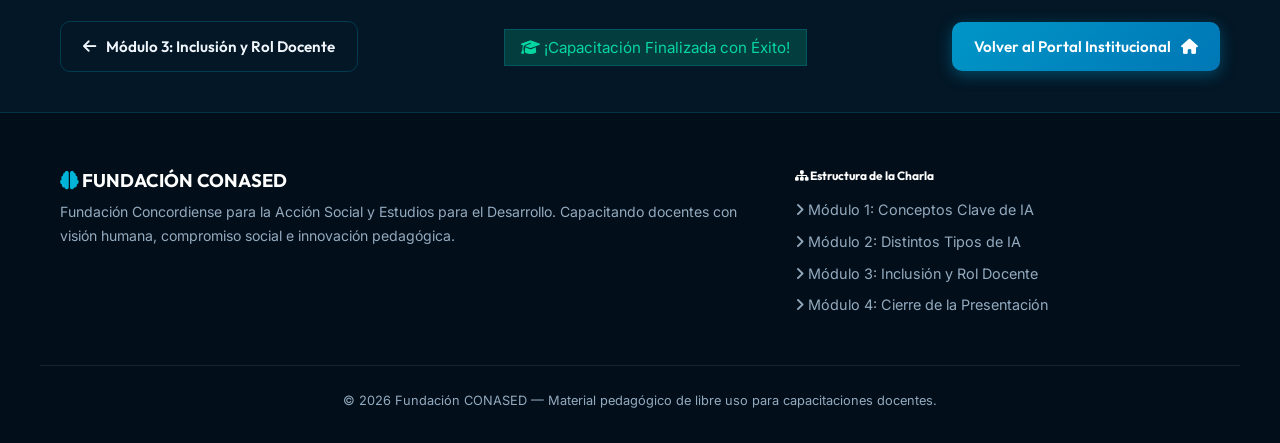
<file: modulo4.html>
<!DOCTYPE html>
<html lang="es">

<head>
  <meta charset="UTF-8">
  <meta name="viewport" content="width=device-width, initial-scale=1.0">
  <title>Módulo 4: Cierre y Compromiso Institucional | Fundación CONASED</title>
  <meta name="description"
    content="Módulo 4: Cierre de la Presentación sobre Inteligencia Artificial para Educadores. Agradecimiento a los docentes, la labor comunitaria de Fundación CONASED y mensaje final.">

  <!-- Favicon SVG -->
  <link rel="icon"
    href="data:image/svg+xml,<svg xmlns=%22http://www.w3.org/2000/svg%22 viewBox=%220 0 100 100%22><text y=%22.9em%22 font-size=%2290%22>🧠</text></svg>">

  <!-- Google Fonts: Inter, Playfair Display y Great Vibes (Cursiva de Gala) -->
  <link rel="preconnect" href="https://fonts.googleapis.com">
  <link rel="preconnect" href="https://fonts.gstatic.com" crossorigin>
  <link
    href="https://fonts.googleapis.com/css2?family=Great+Vibes&family=Inter:wght@300;400;500;600;700;800&family=Playfair+Display:ital,wght@0,600;0,700;1,400&display=swap"
    rel="stylesheet">

  <!-- Font Awesome 6 -->
  <link rel="stylesheet" href="https://cdnjs.cloudflare.com/ajax/libs/font-awesome/6.5.1/css/all.min.css">

  <!-- Estilos Globales -->
  <link rel="stylesheet" href="css/styles.css">
</head>

<body>

  <!-- HEADER INSTITUCIONAL CONASED -->
  <header class="header-conased">
    <div class="container nav-wrapper">
      <a href="index.html" class="brand-conased" aria-label="Inicio Fundación CONASED">
        <div class="brand-logo-icon">
          <i class="fa-solid fa-brain"></i>
        </div>
        <div class="brand-text">
          <span class="brand-name">FUNDACIÓN CONASED</span>
          <span class="brand-sub">Acción Social y Desarrollo</span>
        </div>
      </a>

      <button class="mobile-nav-toggle" aria-label="Abrir menú de navegación" aria-expanded="false">
        <i class="fa-solid fa-bars"></i>
      </button>

      <nav>
        <ul class="nav-menu">
          <li>
            <a href="modulo1.html" class="nav-link">
              <i class="fa-solid fa-circle-nodes"></i> Módulo 1: Conceptos Clave
            </a>
          </li>
          <li>
            <a href="modulo2.html" class="nav-link">
              <i class="fa-solid fa-network-wired"></i> Módulo 2: Tipos de IA
            </a>
          </li>
          <li>
            <a href="modulo3.html" class="nav-link">
              <i class="fa-solid fa-hand-holding-hand"></i> Módulo 3: Inclusión y Rol Docente
            </a>
          </li>
          <li>
            <a href="modulo4.html" class="nav-link active">
              <i class="fa-solid fa-flag-checkered"></i> Módulo 4: Cierre de la Presentación
            </a>
          </li>
        </ul>
      </nav>
    </div>
  </header>

  <main>
    <!-- 1. HERO SECTION (OSCURA CON FONDO INTEGRADO Y FADE) -->
    <section class="hero-section section-dark">
      <div class="hero-bg-fade" style="background-image: url('images/conased_hero_bg.jpg');" aria-hidden="true"></div>

      <div class="container">
        <div class="hero-content">
          <div class="tagline">
            <i class="fa-solid fa-flag-checkered"></i> Módulo 4 · Cierre y Compromiso Institucional
          </div>
          <h1>Módulo 4: <span>Cierre y Compromiso</span> Docente</h1>
          <p class="lead">
            Reflexiones finales, reconocimiento a la vocación educativa y el compromiso inquebrantable de la Fundación
            CONASED con la formación de los educadores y el desarrollo social de nuestra comunidad.
          </p>
          <div style="display: flex; gap: 0.75rem; flex-wrap: wrap;">
            <a href="#labor-institucional" class="btn btn-primary">
              <i class="fa-solid fa-landmark"></i> La Labor de CONASED
            </a>
            <a href="#agradecimiento-comunidad" class="btn btn-outline">
              <i class="fa-solid fa-heart"></i> Agradecimiento al Público
            </a>
            <a href="#muchas-gracias" class="btn btn-outline"
              style="border-color: rgba(212, 175, 55, 0.5); color: #fef08a;">
              <i class="fa-solid fa-sparkles"></i> Mensaje de Cierre
            </a>
          </div>
        </div>
      </div>
    </section>

    <!-- 2. LA LABOR INSTITUCIONAL DE FUNDACIÓN CONASED (SECCIÓN OSCURA) -->
    <section id="labor-institucional" class="section section-dark">
      <div class="container">

        <!-- Showcase Card: Logo Oficial CONASED y Misión -->
        <div class="conased-showcase-card">
          <!-- Logo Oficial Adaptado en Alta Definición -->
          <div class="conased-logo-badge">
            <img src="images/conased_logo_hd.jpg" alt="Logo Oficial Fundación CONASED - Acción Social y Desarrollo">
          </div>

          <h2 class="conased-institution-title">FUNDACIÓN CONASED</h2>
          <p class="conased-institution-sub">
            Fundación Concordiense para la Acción Social y Estudios para el Desarrollo
          </p>

          <p
            style="max-width: 820px; margin: 0 auto 1.25rem auto; color: var(--text-muted-light); font-size: 1.05rem; line-height: 1.75;">
            Ante la irrupción de la inteligencia artificial, asumimos la responsabilidad de acompañar a nuestros
            docentes para que la tecnología sea una herramienta de equidad y nunca una barrera de exclusión.
          </p>

          <!-- Nexo Conector: Badge Introductorio -->
          <div class="conased-intro-badge-container">
            <div class="conased-intro-badge">
              <div class="conased-intro-badge-icon">
                <i class="fa-solid fa-circle-nodes"></i>
              </div>
              <span class="conased-intro-badge-text">Nuestra Fundación además contribuye en:</span>
            </div>
          </div>

          <!-- Badges de Acciones y Tareas de Fundación CONASED (Diseño Alternativo: Ícono Destacado + Solo Título) -->
          <div class="conased-badges-grid">
            <!-- 1. Capacitación Gratuita y Continua -->
            <div class="conased-action-badge badge-color-emerald">
              <div class="badge-icon-box">
                <i class="fa-solid fa-graduation-cap"></i>
              </div>
              <h4>Capacitación Gratuita y Continua</h4>
            </div>

            <!-- 2. Inclusión y Equidad Social -->
            <div class="conased-action-badge badge-color-cyan">
              <div class="badge-icon-box">
                <i class="fa-solid fa-hands-holding-child"></i>
              </div>
              <h4>Inclusión y Equidad Social</h4>
            </div>

            <!-- 3. Acción Social y Solidaria (En reemplazo de Articulación con las Escuelas) -->
            <div class="conased-action-badge badge-color-rose">
              <div class="badge-icon-box">
                <i class="fa-solid fa-hand-holding-heart"></i>
              </div>
              <h4>Acción Social y Solidaria</h4>
            </div>

            <!-- 4. Ética y Enfoque Humanista -->
            <div class="conased-action-badge badge-color-purple">
              <div class="badge-icon-box">
                <i class="fa-solid fa-shield-heart"></i>
              </div>
              <h4>Ética y Enfoque Humanista</h4>
            </div>

            <!-- 5. Eventos Comunitarios e Integración -->
            <div class="conased-action-badge badge-color-amber">
              <div class="badge-icon-box">
                <i class="fa-solid fa-bullhorn"></i>
              </div>
              <h4>Eventos Comunitarios e Integración</h4>
            </div>

            <!-- 6. Alfabetización y Herramientas Digitales -->
            <div class="conased-action-badge badge-color-blue">
              <div class="badge-icon-box">
                <i class="fa-solid fa-laptop-code"></i>
              </div>
              <h4>Alfabetización Digital</h4>
            </div>

            <!-- 7. Talleres de Oficios y Empleo -->
            <div class="conased-action-badge badge-color-teal">
              <div class="badge-icon-box">
                <i class="fa-solid fa-screwdriver-wrench"></i>
              </div>
              <h4>Talleres de Oficios y Empleo</h4>
            </div>

            <!-- 8. Contención y Acompañamiento Familiar -->
            <div class="conased-action-badge badge-color-orange">
              <div class="badge-icon-box">
                <i class="fa-solid fa-people-roof"></i>
              </div>
              <h4>Acompañamiento Familiar</h4>
            </div>

            <!-- 9. Apoyo Escolar y Merenderos -->
            <div class="conased-action-badge badge-color-lime">
              <div class="badge-icon-box">
                <i class="fa-solid fa-book-open-reader"></i>
              </div>
              <h4>Apoyo Escolar Barrial</h4>
            </div>

            <!-- 10. Deporte y Recreación Juvenil -->
            <div class="conased-action-badge badge-color-indigo">
              <div class="badge-icon-box">
                <i class="fa-solid fa-futbol"></i>
              </div>
              <h4>Deporte y Recreación Juvenil</h4>
            </div>

            <!-- 11. Salud y Bienestar Comunitario -->
            <div class="conased-action-badge badge-color-red">
              <div class="badge-icon-box">
                <i class="fa-solid fa-heart-pulse"></i>
              </div>
              <h4>Salud y Bienestar Comunitario</h4>
            </div>

            <!-- 12. Cultura y Participación Barrial -->
            <div class="conased-action-badge badge-color-fuchsia">
              <div class="badge-icon-box">
                <i class="fa-solid fa-masks-theater"></i>
              </div>
              <h4>Cultura y Participación Barrial</h4>
            </div>
          </div>
        </div>

      </div>
    </section>

    <!-- 3. AGRADECIMIENTO AL PÚBLICO Y A LA COMUNIDAD (SECCIÓN CLARA) -->
    <section id="agradecimiento-comunidad" class="section section-light">
      <div class="container">
        <div class="section-header">
          <span class="badge-tag" style="background: rgba(231, 111, 81, 0.15); color: var(--accent-amber);">
            <i class="fa-solid fa-heart"></i> Reconocimiento y Gratitud
          </span>
          <h2>Agradecimiento a los presentes</h2>
        </div>

        <div style="max-width: 850px; margin: 0 auto 2.5rem auto; text-align: center;">
          <p style="font-size: 1.08rem; color: #334155; line-height: 1.8;">
            Aprender a dialogar con la Inteligencia Artificial exige dar un paso al frente, cuestionar viejas certezas y
            vencer el miedo a lo desconocido. Agradecemos profundamente su tiempo, su calidez y su compromiso
            inquebrantable con la educación de nuestros estudiantes.
          </p>
        </div>

        <!-- Badges de Agradecimiento a los Presentes -->
        <div class="gratitude-badges-wrap">
          <!-- A los Docentes y Profesores -->
          <div class="gratitude-badge gratitude-badge-emerald">
            <div class="gratitude-badge-icon">
              <i class="fa-solid fa-chalkboard-user"></i>
            </div>
            <span class="gratitude-badge-text">A los Docentes y Profesores</span>
          </div>

          <!-- A los Equipos Directivos -->
          <div class="gratitude-badge gratitude-badge-cyan">
            <div class="gratitude-badge-icon">
              <i class="fa-solid fa-users-gear"></i>
            </div>
            <span class="gratitude-badge-text">A los Equipos Directivos</span>
          </div>

          <!-- A la Comunidad en General -->
          <div class="gratitude-badge gratitude-badge-amber">
            <div class="gratitude-badge-icon">
              <i class="fa-solid fa-handshake-angle"></i>
            </div>
            <span class="gratitude-badge-text">A la Comunidad en General</span>
          </div>
        </div>
      </div>
    </section>

    <!-- 4. CLÍMAX FINAL: "MUCHAS GRACIAS POR SU ATENCIÓN" (CURSIVA + DORADO) -->
    <section id="muchas-gracias" class="closing-golden-section">
      <div class="container">

        <!-- Ribete decorativo superior -->
        <div class="golden-ribbon-adornment">
          <span class="golden-ribbon-line"></span>
          <i class="fa-solid fa-star"></i>
          <span class="golden-ribbon-line"></span>
        </div>

        <!-- Texto Clímax en Letra Cursiva y Dorado Brillante -->
        <h2 class="golden-climax-text">
          Muchas Gracias por su Atención
        </h2>

        <!-- Cita Final de Vocación y Despedida -->
        <p class="golden-closing-quote">
          «La tecnología abre caminos y multiplica posibilidades; pero son la mirada atenta, la paciencia y el corazón
          de los educadores lo que transforma las vidas de nuestros estudiantes.»
        </p>

        <!-- Sello Institucional de Cierre -->
        <div>
          <div class="golden-institution-stamp">
            <i class="fa-solid fa-award"></i>
            <span>Fundación CONASED · Concordia, Entre Ríos</span>
          </div>
        </div>

      </div>
    </section>

    <!-- 5. NAVEGACIÓN DE CIERRE ENTRE MÓDULOS -->
    <section class="section section-dark" style="padding: 2.5rem 0; border-top: 1px solid var(--border-dark);">
      <div class="container">
        <div style="display: flex; justify-content: space-between; align-items: center; flex-wrap: wrap; gap: 1.5rem;">
          <a href="modulo3.html" class="btn btn-outline">
            <i class="fa-solid fa-arrow-left"></i>
            <span>Módulo 3: Inclusión y Rol Docente</span>
          </a>

          <div style="text-align: center;">
            <span class="badge-tag"
              style="background: rgba(6, 214, 160, 0.2); color: var(--accent-emerald); font-size: 0.95rem; margin-bottom: 0; padding: 0.5rem 1rem;">
              <i class="fa-solid fa-graduation-cap"></i> ¡Capacitación Finalizada con Éxito!
            </span>
          </div>

          <a href="index.html" class="btn btn-primary">
            <span>Volver al Portal Institucional</span>
            <i class="fa-solid fa-house"></i>
          </a>
        </div>
      </div>
    </section>
  </main>

  <!-- FOOTER INSTITUCIONAL -->
  <footer class="footer-conased">
    <div class="container footer-grid">
      <div class="footer-brand">
        <h4><i class="fa-solid fa-brain" style="color: var(--conased-cyan-bright);"></i> FUNDACIÓN CONASED</h4>
        <p style="font-size: 0.88rem; margin-top: 0.5rem;">
          Fundación Concordiense para la Acción Social y Estudios para el Desarrollo. Capacitando docentes con visión
          humana, compromiso social e innovación pedagógica.
        </p>
      </div>
      <div>
        <h5 style="color: #ffffff; margin-bottom: 0.85rem;"><i class="fa-solid fa-sitemap"></i> Estructura de la Charla
        </h5>
        <ul class="footer-links">
          <li><a href="modulo1.html"><i class="fa-solid fa-angle-right"></i> Módulo 1: Conceptos Clave de IA</a></li>
          <li><a href="modulo2.html"><i class="fa-solid fa-angle-right"></i> Módulo 2: Distintos Tipos de IA</a></li>
          <li><a href="modulo3.html"><i class="fa-solid fa-angle-right"></i> Módulo 3: Inclusión y Rol Docente</a></li>
          <li><a href="modulo4.html"><i class="fa-solid fa-angle-right"></i> Módulo 4: Cierre de la Presentación</a>
          </li>
        </ul>
      </div>
    </div>
    <div class="container footer-bottom">
      <p style="margin-bottom: 0;">&copy; 2026 Fundación CONASED — Material pedagógico de libre uso para capacitaciones
        docentes.</p>
    </div>
  </footer>

  <script src="js/app.js"></script>
</body>

</html>
</file>
<file: css/styles.css>
/* ==========================================================================
   FUNDACIÓN CONASED - Inteligencia Artificial para Educadores
   Sistema de Diseño CSS Mobile-First y Paleta Institucional
   ========================================================================== */

@import url('https://fonts.googleapis.com/css2?family=Inter:wght@300;400;500;600;700&family=Outfit:wght@400;500;600;700;800&display=swap');

/* --- 1. Variables y Tokens de Diseño --- */
:root {
  /* Paleta Institucional CONASED extraída de portada Calaméo */
  --conased-navy-dark: #031726;
  --conased-navy-medium: #07263b;
  --conased-teal-deep: #003854;
  --conased-cyan-deep: #0077b6;
  --conased-cyan: #0096c7;
  --conased-cyan-bright: #00b4d8;
  --conased-cyan-light: #caf0f8;
  --conased-ice: #e2f6fa;

  /* Fondos y Superficies */
  --bg-light: #f8fafd;
  --surface-light: #ffffff;
  --surface-light-card: #f0f4f9;

  /* Tipografía y Textos */
  --text-dark: #052338;
  --text-muted-dark: #4a6274;
  --text-light: #f0f6fc;
  --text-muted-light: #94aabf;

  /* Bordes y Sombras */
  --border-dark: rgba(0, 180, 216, 0.22);
  --border-light: rgba(0, 56, 84, 0.12);
  --shadow-sm: 0 4px 6px -1px rgba(0, 0, 0, 0.08);
  --shadow-md: 0 10px 25px -5px rgba(3, 23, 38, 0.12);
  --shadow-lg: 0 20px 35px -10px rgba(3, 23, 38, 0.25);
  --shadow-glow: 0 0 25px rgba(0, 180, 216, 0.35);

  /* Acentos de Alerta y Acierto Pedagógico */
  --accent-amber: #e76f51;
  --accent-amber-bg: rgba(231, 111, 81, 0.12);
  --accent-emerald: #06d6a0;
  --accent-emerald-bg: rgba(6, 214, 160, 0.12);
  --accent-purple: #7209b7;

  /* Tipografías */
  --font-heading: 'Outfit', -apple-system, BlinkMacSystemFont, 'Segoe UI', Roboto, sans-serif;
  --font-body: 'Inter', -apple-system, BlinkMacSystemFont, 'Segoe UI', Roboto, sans-serif;

  /* Transiciones */
  --transition-fast: 0.2s ease;
  --transition-smooth: 0.35s cubic-bezier(0.16, 1, 0.3, 1);
}

/* --- 2. Reseteo y Base Mobile-First --- */
*, *::before, *::after {
  box-sizing: border-box;
  margin: 0;
  padding: 0;
}

html {
  font-size: 16px;
  scroll-behavior: smooth;
  -webkit-text-size-adjust: 100%;
}

body {
  font-family: var(--font-body);
  color: var(--text-dark);
  background-color: var(--bg-light);
  line-height: 1.65;
  overflow-x: hidden;
}

img {
  max-width: 100%;
  height: auto;
  display: block;
}

a {
  color: var(--conased-cyan);
  text-decoration: none;
  transition: color var(--transition-fast);
}

a:hover {
  color: var(--conased-cyan-bright);
}

/* --- 3. Tipografía Fluida --- */
h1, h2, h3, h4, h5, h6 {
  font-family: var(--font-heading);
  font-weight: 700;
  line-height: 1.25;
}

h1 {
  font-size: clamp(2rem, 5vw, 3.2rem);
  letter-spacing: -0.02em;
}

h2 {
  font-size: clamp(1.65rem, 3.8vw, 2.35rem);
  letter-spacing: -0.015em;
  margin-bottom: 0.85rem;
}

h3 {
  font-size: clamp(1.25rem, 2.5vw, 1.6rem);
  margin-bottom: 0.5rem;
}

p {
  margin-bottom: 1rem;
}

/* --- 4. Layout y Secciones Alternadas --- */
.container {
  width: 100%;
  max-width: 1200px;
  margin: 0 auto;
  padding: 0 1.25rem;
}

.section {
  padding: 4rem 0;
  position: relative;
}

@media (min-width: 768px) {
  .section {
    padding: 6rem 0;
  }
}

/* Secciones Claras */
.section-light {
  background-color: var(--bg-light);
  color: var(--text-dark);
}

.section-light .section-header .subtitle {
  color: var(--conased-teal-deep);
}

.section-light .text-muted {
  color: var(--text-muted-dark);
}

/* Secciones Oscuras */
.section-dark {
  background-color: var(--conased-navy-dark);
  color: var(--text-light);
}

.section-dark .section-header .subtitle {
  color: var(--conased-cyan-bright);
}

.section-dark .text-muted {
  color: var(--text-muted-light);
}

.section-dark h1, 
.section-dark h2, 
.section-dark h3 {
  color: #ffffff;
}

/* Encabezados de Sección */
.section-header {
  text-align: center;
  max-width: 780px;
  margin: 0 auto 3rem auto;
}

.section-header .badge-tag {
  display: inline-flex;
  align-items: center;
  gap: 0.5rem;
  padding: 0.35rem 1rem;
  border-radius: 9999px;
  font-size: 0.85rem;
  font-weight: 600;
  letter-spacing: 0.05em;
  text-transform: uppercase;
  margin-bottom: 1rem;
}

.section-dark .badge-tag {
  background: rgba(0, 180, 216, 0.15);
  color: var(--conased-cyan-bright);
  border: 1px solid var(--border-dark);
}

.section-light .badge-tag {
  background: var(--conased-cyan-light);
  color: var(--conased-teal-deep);
  border: 1px solid rgba(0, 150, 199, 0.2);
}

/* --- 5. Header Institucional CONASED --- */
.header-conased {
  position: sticky;
  top: 0;
  z-index: 1000;
  background: rgba(3, 23, 38, 0.94);
  backdrop-filter: blur(12px);
  border-bottom: 1px solid var(--border-dark);
  padding: 0.75rem 0;
  transition: all var(--transition-smooth);
}

.nav-wrapper {
  display: flex;
  align-items: center;
  justify-content: space-between;
}

.brand-conased {
  display: flex;
  align-items: center;
  gap: 0.85rem;
  text-decoration: none;
}

.brand-logo-icon {
  width: 44px;
  height: 44px;
  border-radius: 10px;
  background: linear-gradient(135deg, var(--conased-cyan) 0%, var(--conased-teal-deep) 100%);
  display: flex;
  align-items: center;
  justify-content: center;
  color: #ffffff;
  font-size: 1.35rem;
  box-shadow: 0 4px 12px rgba(0, 150, 199, 0.35);
}

.brand-text {
  display: flex;
  flex-direction: column;
}

.brand-name {
  font-family: var(--font-heading);
  font-weight: 800;
  font-size: 1.25rem;
  letter-spacing: 0.04em;
  color: #ffffff;
  line-height: 1.1;
}

.brand-sub {
  font-size: 0.72rem;
  color: var(--conased-cyan-bright);
  font-weight: 500;
  letter-spacing: 0.03em;
  text-transform: uppercase;
}

/* Navegación y Enlaces de Módulos */
.nav-menu {
  display: flex;
  align-items: center;
  gap: 0.5rem;
  list-style: none;
}

.nav-link {
  display: inline-flex;
  align-items: center;
  gap: 0.5rem;
  padding: 0.5rem 0.85rem;
  border-radius: 8px;
  font-size: 0.9rem;
  font-weight: 500;
  color: var(--text-muted-light);
  transition: all var(--transition-fast);
}

.nav-link:hover {
  color: #ffffff;
  background: rgba(0, 180, 216, 0.12);
}

.nav-link.active {
  color: #ffffff;
  background: var(--conased-teal-deep);
  border: 1px solid var(--conased-cyan);
  font-weight: 600;
  box-shadow: 0 2px 8px rgba(0, 150, 199, 0.25);
}

/* Toggle Móvil */
.mobile-nav-toggle {
  display: none;
  background: none;
  border: 1px solid var(--border-dark);
  color: #ffffff;
  font-size: 1.25rem;
  width: 42px;
  height: 42px;
  border-radius: 8px;
  cursor: pointer;
  align-items: center;
  justify-content: center;
}

@media (max-width: 1040px) {
  .mobile-nav-toggle {
    display: flex;
  }

  .nav-menu {
    position: absolute;
    top: 100%;
    left: 0;
    right: 0;
    background: var(--conased-navy-dark);
    border-bottom: 1px solid var(--border-dark);
    flex-direction: column;
    align-items: stretch;
    padding: 1rem 1.25rem;
    gap: 0.75rem;
    display: none;
    box-shadow: var(--shadow-lg);
  }

  .nav-menu.open {
    display: flex;
  }
}

/* --- 6. Botones y Elementos de Navegación --- */
.btn {
  display: inline-flex;
  align-items: center;
  justify-content: center;
  gap: 0.6rem;
  padding: 0.75rem 1.4rem;
  border-radius: 10px;
  font-family: var(--font-heading);
  font-weight: 600;
  font-size: 0.95rem;
  cursor: pointer;
  transition: all var(--transition-smooth);
  border: none;
  text-decoration: none;
}

.btn-primary {
  background: linear-gradient(135deg, var(--conased-cyan) 0%, var(--conased-cyan-deep) 100%);
  color: #ffffff;
  box-shadow: 0 4px 15px rgba(0, 150, 199, 0.4);
}

.btn-primary:hover {
  background: linear-gradient(135deg, var(--conased-cyan-bright) 0%, var(--conased-cyan) 100%);
  transform: translateY(-2px);
  color: #ffffff;
  box-shadow: 0 6px 20px rgba(0, 180, 216, 0.5);
}

.btn-outline {
  background: transparent;
  color: var(--text-light);
  border: 1px solid var(--border-dark);
}

.btn-outline:hover {
  background: rgba(0, 180, 216, 0.15);
  border-color: var(--conased-cyan);
  color: #ffffff;
}

.module-nav-footer {
  display: flex;
  flex-direction: column;
  gap: 1rem;
  margin-top: 3.5rem;
  padding-top: 2rem;
  border-top: 1px solid rgba(0, 180, 216, 0.15);
}

@media (min-width: 600px) {
  .module-nav-footer {
    flex-direction: row;
    justify-content: space-between;
    align-items: center;
  }
}

/* --- 7. Hero Section con Fondo Integrado y Fade Progresivo --- */
.hero-section {
  position: relative;
  background-color: var(--conased-navy-dark);
  color: var(--text-light);
  padding: 5rem 0 6rem 0;
  overflow: hidden;
}

/* Imagen de fondo posicionada a la derecha con fade progresivo */
.hero-bg-fade {
  position: absolute;
  top: 0;
  right: 0;
  bottom: 0;
  width: 100%;
  height: 100%;
  background-size: cover;
  background-position: right center;
  background-repeat: no-repeat;
  z-index: 1;
  pointer-events: none;
  /* Efecto fade progresivo de derecha a izquierda comenzando aproximadamente en el 50% */
  -webkit-mask-image: linear-gradient(to right, transparent 0%, transparent 35%, rgba(0, 0, 0, 0.4) 50%, rgba(0, 0, 0, 0.85) 70%, black 100%);
  mask-image: linear-gradient(to right, transparent 0%, transparent 35%, rgba(0, 0, 0, 0.4) 50%, rgba(0, 0, 0, 0.85) 70%, black 100%);
  opacity: 0.92;
}

/* Capa complementaria para asegurar fusión perfecta con el azul marino institucional */
.hero-bg-fade::after {
  content: '';
  position: absolute;
  inset: 0;
  background: linear-gradient(to right, var(--conased-navy-dark) 25%, rgba(3, 23, 38, 0.7) 50%, transparent 85%),
              linear-gradient(to bottom, var(--conased-navy-dark) 0%, transparent 15%, transparent 85%, var(--conased-navy-dark) 100%);
}

@media (max-width: 768px) {
  .hero-bg-fade {
    opacity: 0.25;
    background-position: center center;
    -webkit-mask-image: linear-gradient(to bottom, rgba(0, 0, 0, 0.8), transparent);
    mask-image: linear-gradient(to bottom, rgba(0, 0, 0, 0.8), transparent);
  }
}

/* Sección con imagen de fondo ambiental */
.section-has-bg {
  position: relative;
  overflow: hidden;
}

.section-has-bg .container {
  position: relative;
  z-index: 2;
}

/* Imagen de fondo con suavizado fade out angulado (inclinación) de derecha a izquierda */
.section-bg-fade-angled {
  position: absolute;
  top: 0;
  right: 0;
  bottom: 0;
  width: 100%;
  height: 100%;
  background-size: cover;
  background-position: right center;
  background-repeat: no-repeat;
  z-index: 1;
  pointer-events: none;
  opacity: 0.88;
  /* Máscara con barrido angulado / inclinado (115deg) de derecha a izquierda hacia el fondo */
  -webkit-mask-image: linear-gradient(115deg, transparent 0%, transparent 26%, rgba(0, 0, 0, 0.35) 48%, rgba(0, 0, 0, 0.85) 72%, black 100%);
  mask-image: linear-gradient(115deg, transparent 0%, transparent 26%, rgba(0, 0, 0, 0.35) 48%, rgba(0, 0, 0, 0.85) 72%, black 100%);
}

/* Capa de degradado complementaria con barrido angulado al color de fondo institucional */
.section-bg-fade-angled::after {
  content: '';
  position: absolute;
  inset: 0;
  background: 
    linear-gradient(115deg, var(--conased-navy-dark) 22%, rgba(3, 23, 38, 0.82) 46%, rgba(3, 23, 38, 0.35) 70%, transparent 92%),
    linear-gradient(to bottom, var(--conased-navy-dark) 0%, transparent 12%, transparent 88%, var(--conased-navy-dark) 100%);
}

#cotidiana .card,
#especialidades-ia .card,
#ias-integradas .card,
#taller-arte .workshop-case-card,
#guia-html-interactivo .card {
  background: rgba(7, 38, 59, 0.82);
  backdrop-filter: blur(12px);
  -webkit-backdrop-filter: blur(12px);
  border: 1px solid rgba(0, 180, 216, 0.22);
}

#cotidiana .card:hover,
#especialidades-ia .card:hover,
#ias-integradas .card:hover,
#taller-arte .workshop-case-card:hover,
#guia-html-interactivo .card:hover {
  background: rgba(7, 38, 59, 0.94);
  border-color: var(--conased-cyan-bright);
}

@media (max-width: 992px) {
  .section-bg-fade-angled {
    opacity: 0.38;
    background-position: center right;
    -webkit-mask-image: linear-gradient(130deg, transparent 0%, rgba(0, 0, 0, 0.45) 45%, black 100%);
    mask-image: linear-gradient(130deg, transparent 0%, rgba(0, 0, 0, 0.45) 45%, black 100%);
  }
}

@media (max-width: 768px) {
  .section-bg-fade-angled {
    opacity: 0.22;
    background-position: center;
    -webkit-mask-image: linear-gradient(to bottom, rgba(0, 0, 0, 0.7), transparent);
    mask-image: linear-gradient(to bottom, rgba(0, 0, 0, 0.7), transparent);
  }
}

.hero-content {
  position: relative;
  z-index: 2;
  max-width: 750px;
}

.hero-content .tagline {
  display: inline-flex;
  align-items: center;
  gap: 0.5rem;
  color: var(--conased-cyan-bright);
  font-weight: 600;
  font-size: 0.95rem;
  text-transform: uppercase;
  letter-spacing: 0.05em;
  margin-bottom: 1rem;
}

.hero-content h1 span {
  background: linear-gradient(135deg, #ffffff 30%, var(--conased-cyan-bright) 100%);
  -webkit-background-clip: text;
  -webkit-text-fill-color: transparent;
}

.hero-content .lead {
  font-size: 1.18rem;
  color: var(--text-muted-light);
  margin-bottom: 2.25rem;
  max-width: 660px;
  line-height: 1.7;
}

/* --- 8. Tarjetas y Grillas --- */
.cards-grid {
  display: grid;
  grid-template-columns: 1fr;
  gap: 1.5rem;
}

@media (min-width: 600px) {
  .cards-grid {
    grid-template-columns: repeat(auto-fit, minmax(280px, 1fr));
  }
}

.card {
  border-radius: 16px;
  padding: 1.85rem;
  transition: all var(--transition-smooth);
  position: relative;
  overflow: hidden;
}

/* Tarjeta en sección clara */
.section-light .card {
  background: var(--surface-light);
  border: 1px solid var(--border-light);
  box-shadow: var(--shadow-md);
}

.section-light .card:hover {
  transform: translateY(-4px);
  box-shadow: var(--shadow-lg);
  border-color: var(--conased-cyan);
}

/* Tarjeta en sección oscura */
.section-dark .card {
  background: var(--conased-navy-medium);
  border: 1px solid var(--border-dark);
  box-shadow: 0 10px 25px rgba(0, 0, 0, 0.25);
}

.section-dark .card:hover {
  transform: translateY(-4px);
  border-color: var(--conased-cyan-bright);
  box-shadow: 0 15px 35px rgba(0, 180, 216, 0.18);
}

.card-icon-box {
  width: 52px;
  height: 52px;
  border-radius: 12px;
  display: flex;
  align-items: center;
  justify-content: center;
  font-size: 1.4rem;
  margin-bottom: 1.25rem;
}

.section-dark .card-icon-box {
  background: rgba(0, 180, 216, 0.15);
  color: var(--conased-cyan-bright);
  border: 1px solid var(--border-dark);
}

.section-light .card-icon-box {
  background: var(--conased-cyan-light);
  color: var(--conased-teal-deep);
}

/* Cabecera visual con fondo suavizado y filtro transparente para tarjetas de módulos en index */
.card-module-header {
  position: relative;
  margin: -1.85rem -1.85rem 1.25rem -1.85rem;
  padding: 1.6rem 1.85rem 1.25rem 1.85rem;
  overflow: hidden;
  border-bottom: 1px solid rgba(255, 255, 255, 0.08);
  min-height: 135px;
  display: flex;
  flex-direction: column;
  justify-content: space-between;
}

.card-module-bg {
  position: absolute;
  inset: 0;
  background-size: cover;
  background-position: center 30%;
  background-repeat: no-repeat;
  z-index: 1;
  pointer-events: none;
  opacity: 0.36;
  transition: transform 0.5s cubic-bezier(0.4, 0, 0.2, 1), opacity 0.5s ease;
  -webkit-mask-image: linear-gradient(to bottom, rgba(0, 0, 0, 1) 0%, rgba(0, 0, 0, 0.85) 50%, rgba(0, 0, 0, 0.2) 85%, transparent 100%);
  mask-image: linear-gradient(to bottom, rgba(0, 0, 0, 1) 0%, rgba(0, 0, 0, 0.85) 50%, rgba(0, 0, 0, 0.2) 85%, transparent 100%);
}

.card-module-bg::after {
  content: '';
  position: absolute;
  inset: 0;
  background: linear-gradient(to bottom, rgba(2, 18, 30, 0.45) 0%, rgba(3, 23, 38, 0.75) 60%, var(--conased-navy-medium) 100%),
              linear-gradient(to right, rgba(2, 18, 30, 0.5) 0%, transparent 60%);
}

.card:hover .card-module-bg {
  transform: scale(1.06);
  opacity: 0.55;
}

.card-module-header-content {
  position: relative;
  z-index: 2;
  display: flex;
  flex-direction: column;
  height: 100%;
  justify-content: space-between;
}

.card-module-icon-box {
  width: 42px;
  height: 42px;
  border-radius: 10px;
  display: flex;
  align-items: center;
  justify-content: center;
  font-size: 1.25rem;
  backdrop-filter: blur(8px);
  -webkit-backdrop-filter: blur(8px);
  box-shadow: 0 4px 12px rgba(0, 0, 0, 0.3);
  transition: transform var(--transition-smooth);
}

.card:hover .card-module-icon-box {
  transform: scale(1.1) rotate(4deg);
}

.card-module-header-content h3 {
  color: #ffffff;
  margin-bottom: 0;
  font-size: 1.25rem;
  font-weight: 700;
  letter-spacing: -0.01em;
  text-shadow: 0 2px 8px rgba(0, 0, 0, 0.75);
}

/* Caja de ilustración dentro de tarjetas */
.card-illustration-box {
  border-radius: 12px;
  overflow: hidden;
  margin: 1rem 0 1.25rem 0;
  border: 1px solid rgba(0, 56, 84, 0.1);
  box-shadow: 0 4px 12px rgba(3, 23, 38, 0.08);
  background: var(--surface-light-card);
}

.card-illustration-box img {
  width: 100%;
  aspect-ratio: 16 / 9;
  object-fit: cover;
  display: block;
  transition: transform var(--transition-smooth);
}

.card:hover .card-illustration-box img {
  transform: scale(1.03);
}

/* Tarjetas de Contraste (Mal Uso vs Buen Uso / No es vs Sí es) */
.card-verdict {
  border-left: 5px solid transparent;
}

.card-verdict.bad {
  border-left-color: var(--accent-amber);
}

.card-verdict.good {
  border-left-color: var(--accent-emerald);
}

.verdict-header {
  display: flex;
  align-items: center;
  gap: 0.6rem;
  font-weight: 700;
  font-size: 1.05rem;
  margin-bottom: 0.75rem;
}

.card-verdict.bad .verdict-header {
  color: var(--accent-amber);
}

.card-verdict.good .verdict-header {
  color: var(--accent-emerald);
}

/* --- 9. TÉCNICA CSS AVANZADA: Split Blur + Solid Tilted Card --- */
.split-blur-section {
  position: relative;
  background-color: var(--conased-navy-dark);
  overflow: hidden;
  padding: 6rem 0;
}

/* Contenedor de fondo partido con blur */
.split-bg-container {
  position: absolute;
  inset: 0;
  display: flex;
  z-index: 1;
  pointer-events: none;
}

.split-bg-half {
  flex: 1;
  height: 100%;
  position: relative;
  overflow: hidden;
}

.split-bg-half img {
  position: absolute;
  top: 0;
  width: 200%;
  height: 100%;
  object-fit: cover;
  object-position: center;
}

/* Mitad izquierda: nítida */
.split-bg-left img {
  left: 0;
  filter: brightness(0.65) saturate(1.1);
}

/* Mitad derecha: borrosa con blur */
.split-bg-right img {
  left: -100%;
  filter: blur(14px) brightness(0.4) saturate(1.3);
  transform: scale(1.08); /* Evita bordes blancos del blur */
}

/* Divisor luminoso al medio */
.split-bg-divider {
  position: absolute;
  top: 0;
  bottom: 0;
  left: 50%;
  width: 2px;
  background: linear-gradient(to bottom, transparent, var(--conased-cyan-bright), var(--conased-cyan), transparent);
  box-shadow: 0 0 16px var(--conased-cyan-bright);
  z-index: 2;
}

/* Tarjeta Inclinada Sólida (Rotate) */
.tilted-card-wrapper {
  position: relative;
  z-index: 5;
  max-width: 820px;
  margin: 0 auto;
  padding: 1rem;
}

.tilted-card-solid {
  background: #003854; /* Fondo sólido institucional */
  border: 2px solid var(--conased-cyan-bright);
  border-radius: 20px;
  padding: 2.75rem 2.25rem;
  box-shadow: 0 30px 60px rgba(0, 0, 0, 0.65), 0 0 30px rgba(0, 180, 216, 0.25);
  /* INCLINACIÓN AVANZADA */
  transform: rotate(-2.5deg);
  transition: transform var(--transition-smooth), box-shadow var(--transition-smooth);
}

.tilted-card-solid:hover {
  transform: rotate(-1.5deg) scale(1.01);
  box-shadow: 0 35px 70px rgba(0, 0, 0, 0.75), 0 0 40px rgba(0, 180, 216, 0.4);
}

/* Contra-rotación para que el texto quede 100% horizontal y legible */
.tilted-content-counter {
  transform: rotate(2.5deg);
}

.tilted-card-badge {
  display: inline-flex;
  align-items: center;
  gap: 0.5rem;
  background: rgba(0, 180, 216, 0.25);
  color: var(--conased-cyan-bright);
  padding: 0.4rem 1rem;
  border-radius: 9999px;
  font-weight: 700;
  font-size: 0.85rem;
  text-transform: uppercase;
  letter-spacing: 0.05em;
  margin-bottom: 1.25rem;
  border: 1px solid var(--conased-cyan);
}

/* --- 10. Simulador Interactivo de Tokens --- */
.token-simulator-card {
  background: var(--conased-navy-medium);
  border: 1px solid var(--border-dark);
  border-radius: 18px;
  padding: 2rem;
  box-shadow: var(--shadow-lg);
}

.token-input-area {
  width: 100%;
  min-height: 110px;
  background: rgba(3, 23, 38, 0.85);
  border: 1px solid var(--border-dark);
  border-radius: 10px;
  padding: 1rem;
  color: #ffffff;
  font-family: var(--font-body);
  font-size: 1rem;
  resize: vertical;
  margin-bottom: 1.25rem;
  transition: border-color var(--transition-fast);
}

.token-input-area:focus {
  outline: none;
  border-color: var(--conased-cyan-bright);
  box-shadow: 0 0 10px rgba(0, 180, 216, 0.3);
}

.token-stats-bar {
  display: grid;
  grid-template-columns: repeat(auto-fit, minmax(140px, 1fr));
  gap: 1rem;
  margin-bottom: 1.5rem;
}

.stat-box {
  background: rgba(0, 56, 84, 0.4);
  border: 1px solid rgba(0, 180, 216, 0.2);
  border-radius: 10px;
  padding: 0.85rem 1rem;
  text-align: center;
}

.stat-number {
  font-family: var(--font-heading);
  font-size: 1.6rem;
  font-weight: 800;
  color: var(--conased-cyan-bright);
  line-height: 1.1;
}

.stat-label {
  font-size: 0.78rem;
  color: var(--text-muted-light);
  text-transform: uppercase;
  letter-spacing: 0.04em;
  margin-top: 0.25rem;
}

.token-visualization {
  display: flex;
  flex-wrap: wrap;
  gap: 0.45rem;
  padding: 1.25rem;
  background: rgba(3, 23, 38, 0.95);
  border-radius: 10px;
  border: 1px dashed rgba(0, 180, 216, 0.3);
  min-height: 80px;
  align-items: center;
}

.token-pill {
  display: inline-block;
  padding: 0.25rem 0.6rem;
  border-radius: 6px;
  font-family: monospace;
  font-size: 0.9rem;
  font-weight: 600;
  animation: fadeIn 0.25s ease forwards;
}

.token-pill:nth-child(4n+1) { background: rgba(0, 150, 199, 0.25); color: #90e0ef; border: 1px solid rgba(0, 150, 199, 0.5); }
.token-pill:nth-child(4n+2) { background: rgba(6, 214, 160, 0.2); color: #a7f3d0; border: 1px solid rgba(6, 214, 160, 0.4); }
.token-pill:nth-child(4n+3) { background: rgba(114, 9, 183, 0.25); color: #e0aaff; border: 1px solid rgba(114, 9, 183, 0.5); }
.token-pill:nth-child(4n+4) { background: rgba(231, 111, 81, 0.25); color: #fecaca; border: 1px solid rgba(231, 111, 81, 0.4); }

@keyframes fadeIn {
  from { opacity: 0; transform: translateY(4px); }
  to { opacity: 1; transform: translateY(0); }
}

/* --- 11. Laboratorio Interactivo de Prompts (Módulo 2) --- */
.tabs-container {
  margin-bottom: 2rem;
}

.tabs-nav {
  display: flex;
  gap: 0.5rem;
  overflow-x: auto;
  padding-bottom: 0.5rem;
  border-bottom: 2px solid rgba(0, 180, 216, 0.15);
}

.tab-btn {
  background: transparent;
  border: none;
  padding: 0.75rem 1.25rem;
  font-family: var(--font-heading);
  font-weight: 600;
  font-size: 0.95rem;
  color: var(--text-muted-dark);
  cursor: pointer;
  border-radius: 8px 8px 0 0;
  transition: all var(--transition-fast);
  white-space: nowrap;
}

.section-dark .tab-btn {
  color: var(--text-muted-light);
}

.tab-btn.active {
  color: var(--conased-cyan-deep);
  background: rgba(0, 150, 199, 0.1);
  border-bottom: 3px solid var(--conased-cyan);
}

.section-dark .tab-btn.active {
  color: #ffffff;
  background: rgba(0, 180, 216, 0.15);
  border-bottom: 3px solid var(--conased-cyan-bright);
}

.tab-pane {
  display: none;
  animation: fadeIn 0.35s ease;
}

.tab-pane.active {
  display: block;
}

.prompt-comparison-grid {
  display: grid;
  grid-template-columns: 1fr;
  gap: 1.5rem;
}

@media (min-width: 900px) {
  .prompt-comparison-grid {
    grid-template-columns: 1fr 1.3fr;
  }
}

.prompt-box {
  border-radius: 14px;
  padding: 1.5rem;
  height: 100%;
  display: flex;
  flex-direction: column;
}

.prompt-box.bad {
  background: var(--accent-amber-bg);
  border: 1px solid rgba(231, 111, 81, 0.3);
}

.prompt-box.good {
  background: var(--accent-emerald-bg);
  border: 1px solid rgba(6, 214, 160, 0.35);
}

.prompt-text {
  background: rgba(255, 255, 255, 0.7);
  padding: 1rem;
  border-radius: 8px;
  font-family: var(--font-body);
  font-size: 0.92rem;
  line-height: 1.6;
  margin: 1rem 0;
  flex-grow: 1;
}

.section-dark .prompt-text {
  background: rgba(3, 23, 38, 0.85);
  color: var(--text-light);
}

.btn-copy {
  align-self: flex-start;
  padding: 0.45rem 0.9rem;
  font-size: 0.82rem;
  border-radius: 6px;
  background: var(--conased-teal-deep);
  color: #ffffff;
  border: none;
  cursor: pointer;
  display: inline-flex;
  align-items: center;
  gap: 0.4rem;
  transition: all var(--transition-fast);
}

.btn-copy:hover {
  background: var(--conased-cyan);
}

/* --- 12. Tablas Comparativas y Responsive --- */
.table-responsive {
  width: 100%;
  overflow-x: auto;
  border-radius: 14px;
  box-shadow: var(--shadow-md);
  margin: 2rem 0;
}

.table-custom {
  width: 100%;
  border-collapse: collapse;
  text-align: left;
}

.table-custom th,
.table-custom td {
  padding: 1.15rem 1.25rem;
  font-size: 0.95rem;
}

.section-light .table-custom th {
  background: var(--conased-teal-deep);
  color: #ffffff;
  font-family: var(--font-heading);
}

.section-light .table-custom td {
  background: #ffffff;
  border-bottom: 1px solid var(--border-light);
}

.section-dark .table-custom th {
  background: #002538;
  color: var(--conased-cyan-bright);
  font-family: var(--font-heading);
  border-bottom: 2px solid var(--border-dark);
}

.section-dark .table-custom td {
  background: var(--conased-navy-medium);
  border-bottom: 1px solid rgba(0, 180, 216, 0.1);
  color: var(--text-light);
}

/* --- 13. Footer Institucional --- */
.footer-conased {
  background: #020f1a;
  color: var(--text-muted-light);
  padding: 3.5rem 0 2rem 0;
  border-top: 1px solid var(--border-dark);
  font-size: 0.9rem;
}

.footer-grid {
  display: grid;
  grid-template-columns: 1fr;
  gap: 2rem;
  margin-bottom: 2.5rem;
}

@media (min-width: 768px) {
  .footer-grid {
    grid-template-columns: 1.6fr 1fr;
    gap: 3.5rem;
  }
}

.footer-brand h4 {
  color: #ffffff;
  font-size: 1.15rem;
  margin-bottom: 0.5rem;
}

.footer-links {
  list-style: none;
}

.footer-links li {
  margin-bottom: 0.5rem;
}

.footer-links a {
  color: var(--text-muted-light);
}

.footer-links a:hover {
  color: var(--conased-cyan-bright);
}

.footer-bottom {
  text-align: center;
  padding-top: 1.5rem;
  border-top: 1px solid rgba(255, 255, 255, 0.08);
  font-size: 0.8rem;
}

/* --- 14. Panel del Disertante y Bienvenida a la Charla --- */
.speaker-card {
  background: linear-gradient(145deg, rgba(7, 38, 59, 0.85), rgba(3, 23, 38, 0.95));
  border: 1px solid rgba(0, 180, 216, 0.3);
  border-radius: 20px;
  padding: 2.5rem;
  box-shadow: 0 15px 35px rgba(0, 0, 0, 0.25), var(--shadow-glow);
  margin-bottom: 3rem;
  position: relative;
  overflow: hidden;
}

.speaker-card::before {
  content: '';
  position: absolute;
  top: -50%;
  right: -50%;
  width: 100%;
  height: 100%;
  background: radial-gradient(circle, rgba(0, 180, 216, 0.12) 0%, transparent 70%);
  pointer-events: none;
}

.speaker-grid {
  display: grid;
  grid-template-columns: 1fr;
  gap: 2.5rem;
  align-items: center;
}

@media (min-width: 900px) {
  .speaker-grid {
    grid-template-columns: 240px 1fr;
    gap: 3rem;
  }
}

.avatar-wrapper {
  display: flex;
  flex-direction: column;
  align-items: center;
  text-align: center;
}

.avatar-circle {
  width: 190px;
  height: 190px;
  border-radius: 50%;
  border: 4px solid var(--conased-cyan-bright);
  box-shadow: 0 0 25px rgba(0, 180, 216, 0.4), inset 0 0 15px rgba(0, 0, 0, 0.3);
  overflow: hidden;
  position: relative;
  background: linear-gradient(135deg, #07263b, #003854);
  display: flex;
  align-items: center;
  justify-content: center;
  margin-bottom: 1rem;
  transition: transform var(--transition-smooth), box-shadow var(--transition-smooth);
}

.avatar-circle:hover {
  transform: scale(1.03);
  box-shadow: 0 0 35px rgba(0, 180, 216, 0.6);
}

.avatar-img {
  width: 100%;
  height: 100%;
  object-fit: cover;
  display: block;
}

.avatar-placeholder {
  display: flex;
  flex-direction: column;
  align-items: center;
  justify-content: center;
  color: var(--conased-cyan-bright);
  text-align: center;
  padding: 1rem;
}

.avatar-placeholder i {
  font-size: 3.5rem;
  margin-bottom: 0.5rem;
  color: var(--conased-cyan-bright);
}

.avatar-placeholder span {
  font-size: 0.8rem;
  font-weight: 600;
  color: var(--text-light);
  text-transform: uppercase;
  letter-spacing: 0.5px;
}

.speaker-badge-row {
  display: flex;
  flex-wrap: wrap;
  gap: 0.6rem;
  margin: 1rem 0;
}

.speaker-badge {
  display: inline-flex;
  align-items: center;
  gap: 0.45rem;
  background: rgba(0, 150, 199, 0.18);
  border: 1px solid rgba(0, 180, 216, 0.35);
  padding: 0.4rem 0.85rem;
  border-radius: 50px;
  font-size: 0.85rem;
  font-weight: 600;
  color: #caf0f8;
}

.speaker-badge i {
  color: var(--conased-cyan-bright);
}

/* Panel de Bienvenida a la Charla sobre IA */
.welcome-panel {
  background: #ffffff;
  border: 1px solid var(--border-light);
  border-radius: 18px;
  padding: 2.5rem;
  box-shadow: var(--shadow-md);
  margin-bottom: 3rem;
}

.welcome-pillars-grid {
  display: grid;
  grid-template-columns: 1fr;
  gap: 1.5rem;
  margin-top: 2rem;
}

@media (min-width: 768px) {
  .welcome-pillars-grid {
    grid-template-columns: repeat(2, 1fr);
  }
}

@media (min-width: 1080px) {
  .welcome-pillars-grid {
    grid-template-columns: repeat(4, 1fr);
  }
}

.welcome-pillar-card {
  background: var(--surface-light-card);
  border: 1px solid rgba(0, 56, 84, 0.08);
  border-radius: 14px;
  padding: 1.5rem;
  display: flex;
  flex-direction: column;
  transition: transform var(--transition-fast), box-shadow var(--transition-fast);
}

.welcome-pillar-card:hover {
  transform: translateY(-4px);
  box-shadow: var(--shadow-md);
  border-color: var(--conased-cyan);
}

.welcome-pillar-card h4 {
  color: var(--conased-navy-dark);
  font-size: 1.1rem;
  margin-bottom: 0.6rem;
}

.welcome-pillar-card p {
  color: var(--text-muted-dark);
  font-size: 0.88rem;
  line-height: 1.6;
  margin-bottom: 0;
}

/* Badges Compactos de los 4 Ejes de la Exposición */
.welcome-pillars-badges {
  display: flex;
  flex-wrap: wrap;
  gap: 1.15rem;
  justify-content: center;
  align-items: stretch;
  margin-top: 1.75rem;
}

.welcome-pillar-badge {
  display: inline-flex;
  align-items: center;
  gap: 0.85rem;
  background: #ffffff;
  border: 1px solid var(--border-light);
  border-radius: 50px;
  padding: 0.65rem 1.45rem 0.65rem 0.75rem;
  box-shadow: 0 4px 14px rgba(0, 56, 84, 0.06);
  transition: all 0.25s cubic-bezier(0.16, 1, 0.3, 1);
  text-decoration: none;
  cursor: pointer;
}

.welcome-pillar-badge:hover {
  transform: translateY(-3px);
  box-shadow: 0 8px 24px rgba(0, 56, 84, 0.12);
}

.welcome-pillar-badge .pillar-badge-icon {
  width: 42px;
  height: 42px;
  border-radius: 50%;
  display: flex;
  align-items: center;
  justify-content: center;
  font-size: 1.15rem;
  flex-shrink: 0;
  transition: transform 0.25s ease;
}

.welcome-pillar-badge:hover .pillar-badge-icon {
  transform: scale(1.1);
}

.welcome-pillar-badge .pillar-badge-title {
  font-family: var(--font-heading);
  font-size: 0.98rem;
  font-weight: 700;
  color: var(--conased-navy-dark);
  white-space: nowrap;
}

/* 1. Conceptos Clave (Cian Profundo) */
.pillar-badge-cyan-deep {
  border-left: 4px solid var(--conased-cyan-deep);
}
.pillar-badge-cyan-deep .pillar-badge-icon {
  background: rgba(0, 119, 182, 0.12);
  color: var(--conased-cyan-deep);
  border: 1px solid rgba(0, 119, 182, 0.25);
}
.pillar-badge-cyan-deep:hover {
  border-color: rgba(0, 119, 182, 0.4);
  border-left-color: var(--conased-cyan-deep);
}

/* 2. Tipos de IA (Cian Brillante) */
.pillar-badge-cyan-bright {
  border-left: 4px solid var(--conased-cyan-bright);
}
.pillar-badge-cyan-bright .pillar-badge-icon {
  background: rgba(0, 180, 216, 0.12);
  color: var(--conased-cyan);
  border: 1px solid rgba(0, 180, 216, 0.3);
}
.pillar-badge-cyan-bright:hover {
  border-color: rgba(0, 180, 216, 0.45);
  border-left-color: var(--conased-cyan-bright);
}

/* 3. Inclusión en el Rol Docente (Esmeralda) */
.pillar-badge-emerald {
  border-left: 4px solid var(--accent-emerald);
}
.pillar-badge-emerald .pillar-badge-icon {
  background: rgba(6, 214, 160, 0.14);
  color: #047857;
  border: 1px solid rgba(6, 214, 160, 0.35);
}
.pillar-badge-emerald:hover {
  border-color: rgba(6, 214, 160, 0.5);
  border-left-color: var(--accent-emerald);
}

/* 4. Cierre de la Presentación (Ámbar / Naranja) */
.pillar-badge-amber {
  border-left: 4px solid var(--accent-amber);
}
.pillar-badge-amber .pillar-badge-icon {
  background: rgba(231, 111, 81, 0.14);
  color: #c2410c;
  border: 1px solid rgba(231, 111, 81, 0.35);
}
.pillar-badge-amber:hover {
  border-color: rgba(231, 111, 81, 0.5);
  border-left-color: var(--accent-amber);
}

@media (max-width: 640px) {
  .welcome-pillars-badges {
    flex-direction: column;
    align-items: stretch;
  }
  .welcome-pillar-badge {
    width: 100%;
  }
}

/* --- Demostrador Unificado de Diapositivas HTML (Módulo 3) --- */
.demo-quiz-btn {
  text-align: left !important;
  justify-content: flex-start !important;
  padding: 0.75rem 1.1rem !important;
  font-size: 0.9rem !important;
  line-height: 1.5 !important;
  width: 100%;
  transition: all 0.2s ease !important;
  white-space: normal !important;
  border-radius: 8px !important;
}

.demo-quiz-btn:hover {
  transform: translateY(-1px);
}

/* ==========================================================================
   SECCIÓN DISPARADORA DE APERTURA: CERROJO Y BARRIDO LATERAL (Módulo 1)
   ========================================================================== */
.section-apertura-pregunta {
  padding: 3.5rem 0 2rem 0;
  background: linear-gradient(180deg, var(--conased-navy-dark) 0%, #031c2e 65%, #05263d 100%);
  position: relative;
  border-bottom: 1px solid rgba(0, 180, 216, 0.2);
}

.unlock-question-card {
  position: relative;
  width: 100%;
  min-height: 420px;
  display: flex;
  align-items: center;
  justify-content: center;
  background: radial-gradient(circle at center, #072e4a 0%, #031726 100%);
  border: 1px solid rgba(0, 180, 216, 0.35);
  border-radius: 22px;
  overflow: hidden;
  box-shadow: 0 25px 50px -12px rgba(0, 0, 0, 0.7), inset 0 0 40px rgba(0, 180, 216, 0.08);
  transition: border-color var(--transition-smooth), box-shadow var(--transition-smooth);
}

.unlock-question-card.unlocked {
  border-color: rgba(0, 180, 216, 0.6);
  box-shadow: 0 25px 60px -10px rgba(0, 180, 216, 0.25), inset 0 0 50px rgba(0, 180, 216, 0.12);
}

/* --- Capa de Contenido: Pregunta Revelada --- */
.question-reveal-content {
  position: relative;
  z-index: 2;
  width: 100%;
  max-width: 1020px;
  padding: 4rem 2rem;
  text-align: center;
  opacity: 0;
  transform: scale(0.92);
  filter: blur(12px);
  transition: opacity 0.7s cubic-bezier(0.16, 1, 0.3, 1), transform 0.7s cubic-bezier(0.16, 1, 0.3, 1), filter 0.7s ease;
  pointer-events: none;
}

.unlock-question-card.unlocked .question-reveal-content {
  opacity: 1;
  transform: scale(1);
  filter: blur(0);
  pointer-events: auto;
  transition-delay: 0.25s;
}

/* Tipografía significativamente grande comparada con h1 y h2 */
.question-massive-text {
  font-family: var(--font-heading);
  font-size: clamp(2.3rem, 5.2vw, 4.2rem);
  font-weight: 800;
  line-height: 1.16;
  letter-spacing: -0.025em;
  color: #ffffff;
  margin-bottom: 0;
  text-shadow: 0 6px 30px rgba(0, 0, 0, 0.8);
}

.text-gradient-cyan {
  background: linear-gradient(135deg, #00b4d8 0%, #90e0ef 45%, #ffffff 100%);
  -webkit-background-clip: text;
  -webkit-text-fill-color: transparent;
  filter: drop-shadow(0 0 25px rgba(0, 180, 216, 0.5));
}

/* --- Capa de Bloqueo: Puertas de Persiana Lateral --- */
.curtain-doors-overlay {
  position: absolute;
  inset: 0;
  z-index: 10;
  display: flex;
  overflow: hidden;
  pointer-events: auto;
}

.curtain-panel {
  position: absolute;
  top: 0;
  bottom: 0;
  width: 50%;
  height: 100%;
  transition: transform 0.9s cubic-bezier(0.77, 0, 0.175, 1);
  overflow: hidden;
}

.curtain-panel.curtain-left {
  left: 0;
  background: linear-gradient(135deg, #02121d 0%, #052033 60%, #062b46 100%);
  border-right: 2px solid var(--conased-cyan-bright);
  transform: translateX(0);
  box-shadow: 15px 0 45px rgba(0, 0, 0, 0.85);
}

.curtain-panel.curtain-right {
  right: 0;
  background: linear-gradient(225deg, #02121d 0%, #052033 60%, #062b46 100%);
  border-left: 2px solid var(--conased-cyan-bright);
  transform: translateX(0);
  box-shadow: -15px 0 45px rgba(0, 0, 0, 0.85);
}

/* Texturas y detalles visuales en los paneles */
.curtain-tech-pattern {
  position: absolute;
  inset: 0;
  background-image: 
    radial-gradient(circle at 1px 1px, rgba(0, 180, 216, 0.12) 1px, transparent 0),
    linear-gradient(to right, rgba(0, 180, 216, 0.04) 1px, transparent 1px),
    linear-gradient(to bottom, rgba(0, 180, 216, 0.04) 1px, transparent 1px);
  background-size: 28px 28px, 56px 56px, 56px 56px;
  opacity: 0.7;
}

.curtain-seam-glow {
  position: absolute;
  top: 0;
  bottom: 0;
  width: 25px;
  background: linear-gradient(to right, transparent, rgba(0, 180, 216, 0.2));
}

.curtain-left .curtain-seam-glow {
  right: 0;
}

.curtain-right .curtain-seam-glow {
  left: 0;
  transform: scaleX(-1);
}

/* Animación de Barrido Lateral hacia los costados */
.unlock-question-card.unlocked .curtain-panel.curtain-left {
  transform: translateX(-100%);
}

.unlock-question-card.unlocked .curtain-panel.curtain-right {
  transform: translateX(100%);
}

.unlock-question-card.unlocked .curtain-doors-overlay {
  pointer-events: none;
}

/* --- Cerrojo Centrado Interactivo --- */
.cerrojo-btn {
  position: absolute;
  top: 50%;
  left: 50%;
  transform: translate(-50%, -50%);
  z-index: 25;
  background: none;
  border: none;
  cursor: pointer;
  outline: none;
  display: flex;
  align-items: center;
  justify-content: center;
  transition: transform 0.3s cubic-bezier(0.34, 1.56, 0.64, 1), opacity 0.4s ease;
}

.cerrojo-btn:hover {
  transform: translate(-50%, -50%) scale(1.06);
}

.cerrojo-btn:active {
  transform: translate(-50%, -50%) scale(0.96);
}

.cerrojo-icon-shield {
  position: relative;
  width: 95px;
  height: 95px;
  border-radius: 50%;
  background: linear-gradient(135deg, #0077b6 0%, #00b4d8 50%, #0096c7 100%);
  display: flex;
  align-items: center;
  justify-content: center;
  color: #ffffff;
  font-size: 2.4rem;
  border: 3px solid rgba(202, 240, 248, 0.75);
  box-shadow: 0 0 35px rgba(0, 180, 216, 0.65), 0 12px 30px rgba(0, 0, 0, 0.75);
  transition: all 0.3s cubic-bezier(0.34, 1.56, 0.64, 1);
}

.cerrojo-btn:hover .cerrojo-icon-shield {
  box-shadow: 0 0 55px rgba(0, 180, 216, 0.95), 0 15px 35px rgba(0, 0, 0, 0.85);
  border-color: #ffffff;
  transform: scale(1.06);
}

/* Ondas sonar concéntricas */
.cerrojo-sonar-wave {
  position: absolute;
  top: 50%;
  left: 50%;
  width: 95px;
  height: 95px;
  border-radius: 50%;
  border: 2px solid rgba(0, 180, 216, 0.8);
  transform: translate(-50%, -50%) scale(1);
  animation: cerrojoSonar 2.4s cubic-bezier(0.25, 0.46, 0.45, 0.94) infinite;
  pointer-events: none;
  z-index: -1;
}

.cerrojo-sonar-wave.delay {
  animation-delay: 1.2s;
}

@keyframes cerrojoSonar {
  0% {
    transform: translate(-50%, -50%) scale(1);
    opacity: 0.9;
  }
  100% {
    transform: translate(-50%, -50%) scale(2.3);
    opacity: 0;
  }
}

/* Transición de desbloqueo en el cerrojo */
.unlock-question-card.unlocking .cerrojo-btn {
  transform: translate(-50%, -50%) scale(1.2);
}

.unlock-question-card.unlocking .cerrojo-icon-shield {
  background: linear-gradient(135deg, #06d6a0 0%, #00b4d8 100%);
  box-shadow: 0 0 60px rgba(6, 214, 160, 0.9), 0 0 90px rgba(0, 180, 216, 0.8);
  border-color: #ffffff;
}

.unlock-question-card.unlocked .cerrojo-btn {
  opacity: 0;
  transform: translate(-50%, -50%) scale(0.5);
  pointer-events: none;
}

/* ==========================================================================
   MÓDULO 3: BURBUJAS DESPLEGABLES DE EXPLOTACIÓN DOCUMENTAL (SECCIÓN 3)
   ========================================================================== */
.task-scenario-header {
  background: linear-gradient(135deg, rgba(7, 38, 59, 0.92) 0%, rgba(3, 23, 38, 0.96) 100%);
  border: 1px solid rgba(0, 180, 216, 0.35);
  border-radius: 18px;
  padding: 2rem;
  margin-bottom: 2.25rem;
  box-shadow: 0 15px 35px rgba(0, 0, 0, 0.3), inset 0 0 30px rgba(0, 180, 216, 0.05);
  position: relative;
  overflow: hidden;
}

.task-scenario-header::before {
  content: '';
  position: absolute;
  top: 0;
  left: 0;
  right: 0;
  height: 4px;
  background: linear-gradient(90deg, var(--conased-cyan-bright), var(--accent-emerald), var(--conased-cyan));
}

.task-roles-tags {
  display: flex;
  flex-wrap: wrap;
  gap: 0.65rem;
  margin-bottom: 1.25rem;
}

.role-chip {
  display: inline-flex;
  align-items: center;
  gap: 0.45rem;
  font-size: 0.78rem;
  font-weight: 600;
  padding: 0.35rem 0.85rem;
  border-radius: 50px;
  background: rgba(0, 180, 216, 0.12);
  color: var(--conased-cyan-bright);
  border: 1px solid rgba(0, 180, 216, 0.25);
  letter-spacing: 0.02em;
}

.role-chip.emerald {
  background: rgba(6, 214, 160, 0.12);
  color: var(--accent-emerald);
  border-color: rgba(6, 214, 160, 0.25);
}

.role-chip.amber {
  background: rgba(245, 158, 11, 0.12);
  color: #fbbf24;
  border-color: rgba(245, 158, 11, 0.25);
}

.task-scenario-body {
  display: flex;
  align-items: flex-start;
  gap: 1.5rem;
}

.task-scenario-icon {
  width: 62px;
  height: 62px;
  border-radius: 16px;
  background: linear-gradient(135deg, rgba(0, 180, 216, 0.25), rgba(0, 56, 84, 0.5));
  border: 1px solid rgba(0, 180, 216, 0.4);
  display: flex;
  align-items: center;
  justify-content: center;
  color: var(--conased-cyan-bright);
  font-size: 1.85rem;
  flex-shrink: 0;
  box-shadow: 0 8px 20px rgba(0, 180, 216, 0.2);
}

.task-scenario-info {
  flex: 1;
}

.task-pretitle {
  display: block;
  font-size: 0.82rem;
  text-transform: uppercase;
  letter-spacing: 0.08em;
  color: var(--conased-cyan-bright);
  font-weight: 700;
  margin-bottom: 0.35rem;
}

.task-main-title {
  font-size: clamp(1.25rem, 2.8vw, 1.75rem);
  color: #ffffff;
  margin-bottom: 0.65rem;
  line-height: 1.3;
}

.task-desc {
  font-size: 0.95rem;
  color: var(--text-muted-light);
  line-height: 1.65;
  margin-bottom: 0;
}

/* Controles de barra superior */
.steps-toolbar {
  display: flex;
  justify-content: space-between;
  align-items: center;
  flex-wrap: wrap;
  gap: 1rem;
  margin-bottom: 1.5rem;
}

.steps-progress-badge {
  font-size: 0.88rem;
  color: var(--conased-cyan-light);
  display: inline-flex;
  align-items: center;
  gap: 0.5rem;
  font-weight: 500;
}

.btn-toggle-all-steps {
  background: rgba(0, 180, 216, 0.1);
  border: 1px solid rgba(0, 180, 216, 0.3);
  color: var(--conased-cyan-bright);
  padding: 0.45rem 1rem;
  border-radius: 8px;
  font-size: 0.82rem;
  font-weight: 600;
  cursor: pointer;
  display: inline-flex;
  align-items: center;
  gap: 0.5rem;
  transition: all var(--transition-fast);
}

.btn-toggle-all-steps:hover {
  background: rgba(0, 180, 216, 0.2);
  border-color: var(--conased-cyan-bright);
  color: #ffffff;
}

/* Lista de Burbujas Desplegables */
.step-bubbles-list {
  display: flex;
  flex-direction: column;
  gap: 1.15rem;
}

.step-bubble-item {
  background: rgba(7, 38, 59, 0.72);
  backdrop-filter: blur(10px);
  -webkit-backdrop-filter: blur(10px);
  border: 1px solid rgba(0, 180, 216, 0.22);
  border-radius: 16px;
  transition: all var(--transition-smooth);
  overflow: hidden;
}

.step-bubble-item:hover {
  border-color: rgba(0, 180, 216, 0.45);
  box-shadow: 0 8px 25px rgba(0, 0, 0, 0.35);
}

.step-bubble-item.is-open {
  background: rgba(7, 38, 59, 0.94);
  border-color: var(--conased-cyan-bright);
  box-shadow: 0 12px 35px rgba(0, 180, 216, 0.16);
}

.step-bubble-header {
  padding: 1.35rem 1.6rem;
  display: flex;
  align-items: center;
  justify-content: space-between;
  gap: 1.25rem;
  cursor: pointer;
  user-select: none;
  background: transparent;
  transition: background var(--transition-fast);
}

.step-bubble-header:hover {
  background: rgba(0, 180, 216, 0.04);
}

.step-bubble-left {
  display: flex;
  align-items: center;
  gap: 1.25rem;
  flex: 1;
}

.step-number-bubble {
  width: 48px;
  height: 48px;
  border-radius: 50%;
  background: linear-gradient(135deg, rgba(0, 180, 216, 0.15), rgba(7, 38, 59, 0.9));
  border: 2px solid var(--conased-cyan);
  display: flex;
  align-items: center;
  justify-content: center;
  color: var(--conased-cyan-bright);
  font-family: var(--font-heading);
  font-weight: 800;
  font-size: 1.05rem;
  flex-shrink: 0;
  transition: all var(--transition-fast);
  box-shadow: 0 0 15px rgba(0, 180, 216, 0.22);
}

.step-bubble-item.is-open .step-number-bubble {
  background: var(--conased-cyan-bright);
  color: #031726;
  border-color: #ffffff;
  box-shadow: 0 0 25px rgba(0, 180, 216, 0.6);
}

.step-bubble-title {
  color: #ffffff;
  font-size: 1.15rem;
  font-weight: 600;
  margin-bottom: 0;
  line-height: 1.35;
  transition: color var(--transition-fast);
}

.step-bubble-item.is-open .step-bubble-title {
  color: var(--conased-cyan-bright);
}

.step-bubble-toggle-btn {
  display: flex;
  align-items: center;
  gap: 0.65rem;
  color: var(--text-muted-light);
  font-size: 0.85rem;
  font-weight: 500;
  flex-shrink: 0;
  transition: color var(--transition-fast);
}

.step-toggle-icon {
  width: 34px;
  height: 34px;
  border-radius: 50%;
  background: rgba(0, 180, 216, 0.1);
  border: 1px solid rgba(0, 180, 216, 0.22);
  display: flex;
  align-items: center;
  justify-content: center;
  color: var(--conased-cyan-bright);
  transition: transform 0.35s cubic-bezier(0.16, 1, 0.3, 1), background var(--transition-fast);
}

.step-bubble-item.is-open .step-toggle-icon {
  transform: rotate(180deg);
  background: rgba(0, 180, 216, 0.25);
  border-color: var(--conased-cyan-bright);
  color: #ffffff;
}

/* Cuerpo desplegable */
.step-bubble-content {
  display: none;
  padding: 0 1.6rem 1.6rem 1.6rem;
  border-top: 1px solid rgba(0, 180, 216, 0.12);
  margin-top: 0.25rem;
}

.step-bubble-item.is-open .step-bubble-content {
  display: block;
  animation: fadeInStep 0.35s cubic-bezier(0.16, 1, 0.3, 1) forwards;
}

@keyframes fadeInStep {
  from {
    opacity: 0;
    transform: translateY(-8px);
  }
  to {
    opacity: 1;
    transform: translateY(0);
  }
}

.step-actions-grid {
  display: grid;
  grid-template-columns: repeat(auto-fit, minmax(270px, 1fr));
  gap: 1rem;
  margin-top: 1.25rem;
}

.step-action-card {
  background: rgba(3, 23, 38, 0.7);
  border: 1px solid rgba(0, 180, 216, 0.16);
  border-radius: 12px;
  padding: 1.2rem;
  display: flex;
  flex-direction: column;
  justify-content: space-between;
  transition: all var(--transition-fast);
}

.step-action-card:hover {
  border-color: rgba(0, 180, 216, 0.42);
  background: rgba(3, 23, 38, 0.9);
  transform: translateY(-2px);
  box-shadow: 0 6px 18px rgba(0, 0, 0, 0.25);
}

.step-action-header {
  display: flex;
  align-items: center;
  gap: 0.65rem;
  margin-bottom: 0.55rem;
}

.step-action-header i {
  color: var(--conased-cyan-bright);
  font-size: 1rem;
}

.step-action-header h4 {
  color: #ffffff;
  font-size: 0.95rem;
  margin-bottom: 0;
  font-weight: 600;
}

.step-action-text {
  font-size: 0.88rem;
  color: var(--text-muted-light);
  line-height: 1.55;
  margin-bottom: 0.85rem;
  flex: 1;
}

.step-action-tag {
  display: inline-flex;
  align-items: center;
  gap: 0.35rem;
  font-size: 0.75rem;
  font-weight: 600;
  color: #93c5fd;
  background: rgba(0, 119, 182, 0.15);
  border: 1px solid rgba(0, 180, 216, 0.2);
  padding: 0.2rem 0.55rem;
  border-radius: 6px;
  align-self: flex-start;
}

@media (max-width: 768px) {
  .task-scenario-body {
    flex-direction: column;
    gap: 1rem;
  }
  .task-scenario-icon {
    width: 48px;
    height: 48px;
    font-size: 1.35rem;
  }
  .step-bubble-header {
    padding: 1rem 1.15rem;
    gap: 0.85rem;
  }
  .step-bubble-left {
    gap: 0.85rem;
  }
  .step-number-bubble {
    width: 38px;
    height: 38px;
    font-size: 0.92rem;
  }
  .step-bubble-title {
    font-size: 1rem;
  }
  .step-bubble-content {
    padding: 0 1.15rem 1.15rem 1.15rem;
  }
  .step-bubble-toggle-btn span {
    display: none;
  }
}

/* ==========================================================================
   MÓDULO 3: INFOGRAFÍA COMPARATIVA DE TIEMPO (SECCIÓN 4)
   ========================================================================== */
.time-infographic-grid {
  display: grid;
  grid-template-columns: repeat(auto-fit, minmax(320px, 1fr));
  gap: 1.5rem;
  margin-top: 2rem;
}

.time-card-item {
  background: var(--surface-light);
  border: 1px solid var(--border-light);
  border-radius: 16px;
  padding: 1.6rem 1.5rem;
  box-shadow: var(--shadow-md);
  transition: all var(--transition-smooth);
  display: flex;
  flex-direction: column;
  justify-content: space-between;
  position: relative;
  overflow: hidden;
}

.time-card-item:hover {
  transform: translateY(-4px);
  box-shadow: var(--shadow-lg);
  border-color: var(--conased-cyan);
}

.time-card-header {
  margin-bottom: 1.25rem;
  display: flex;
  align-items: center;
}

.criteria-badge {
  display: inline-flex;
  align-items: center;
  gap: 0.55rem;
  background: rgba(0, 119, 182, 0.08);
  color: var(--conased-teal-deep);
  border: 1px solid rgba(0, 150, 199, 0.22);
  padding: 0.45rem 0.95rem;
  border-radius: 50px;
  font-size: 0.88rem;
  font-weight: 700;
  letter-spacing: 0.01em;
  line-height: 1.35;
}

.criteria-badge i {
  color: var(--conased-cyan-deep);
  font-size: 0.95rem;
}

.time-compare-duel {
  display: flex;
  align-items: center;
  justify-content: space-between;
  gap: 0.75rem;
  background: var(--surface-light-card);
  border-radius: 14px;
  padding: 1.35rem 1rem;
  border: 1px solid rgba(0, 56, 84, 0.08);
}

.time-box {
  flex: 1;
  text-align: center;
}

.time-box-label {
  display: block;
  font-size: 0.72rem;
  font-weight: 700;
  text-transform: uppercase;
  letter-spacing: 0.06em;
  margin-bottom: 0.35rem;
}

.time-box.before .time-box-label {
  color: #dc2626;
}

.time-box.after .time-box-label {
  color: #059669;
}

.time-stat {
  display: block;
  font-family: var(--font-heading);
  font-size: 2.35rem;
  font-weight: 800;
  line-height: 1;
  letter-spacing: -0.02em;
}

.time-stat.time-before {
  color: #dc2626;
  text-shadow: 0 2px 8px rgba(220, 38, 38, 0.15);
}

.time-stat.time-after {
  color: #059669;
  text-shadow: 0 2px 8px rgba(5, 150, 105, 0.15);
}

.time-compare-arrow {
  display: flex;
  flex-direction: column;
  align-items: center;
  gap: 0.35rem;
  flex-shrink: 0;
  padding: 0 0.4rem;
}

.time-compare-arrow i {
  color: var(--conased-cyan);
  font-size: 1.35rem;
}

.reduction-pill {
  font-size: 0.72rem;
  font-weight: 800;
  background: rgba(6, 214, 160, 0.15);
  color: #047857;
  border: 1px solid rgba(6, 214, 160, 0.3);
  padding: 0.15rem 0.5rem;
  border-radius: 6px;
  white-space: nowrap;
}

/* Barra comparativa de proporción */
.time-ratio-bar {
  width: 100%;
  height: 6px;
  background: rgba(220, 38, 38, 0.18);
  border-radius: 10px;
  margin-top: 1rem;
  overflow: hidden;
  position: relative;
}

.time-ratio-fill {
  height: 100%;
  background: #059669;
  border-radius: 10px;
}

/* ==========================================================================
   MÓDULO 4: CIERRE, AGRADECIMIENTO Y COMPROMISO INSTITUCIONAL CONASED
   ========================================================================== */

/* Contenedor del Logo Institucional Showcase */
.conased-showcase-card {
  background: linear-gradient(135deg, rgba(7, 38, 59, 0.85) 0%, rgba(3, 23, 38, 0.95) 100%);
  border: 1px solid rgba(0, 180, 216, 0.35);
  border-radius: 20px;
  padding: 3rem 2rem;
  text-align: center;
  margin-bottom: 3rem;
  box-shadow: 0 20px 45px rgba(0, 0, 0, 0.35), inset 0 0 35px rgba(0, 180, 216, 0.08);
  position: relative;
  overflow: hidden;
}

.conased-showcase-card::before {
  content: '';
  position: absolute;
  top: 0;
  left: 0;
  right: 0;
  height: 4px;
  background: linear-gradient(90deg, var(--conased-cyan-bright), var(--accent-emerald), var(--accent-amber));
}

.conased-logo-badge {
  display: inline-flex;
  align-items: center;
  justify-content: center;
  background: #ffffff;
  border-radius: 22px;
  padding: 1.25rem;
  width: 170px;
  height: 170px;
  margin-bottom: 1.5rem;
  box-shadow: 0 10px 30px rgba(0, 180, 216, 0.3), 0 0 0 6px rgba(0, 180, 216, 0.15);
  transition: transform 0.3s ease, box-shadow 0.3s ease;
}

.conased-logo-badge:hover {
  transform: translateY(-4px) scale(1.03);
  box-shadow: 0 15px 40px rgba(0, 180, 216, 0.45), 0 0 0 8px rgba(0, 180, 216, 0.25);
}

.conased-logo-badge img {
  width: 100%;
  height: 100%;
  object-fit: contain;
  display: block;
}

.conased-institution-title {
  color: #ffffff;
  font-size: 1.85rem;
  font-weight: 700;
  letter-spacing: -0.01em;
  margin-bottom: 0.5rem;
}

.conased-institution-sub {
  color: var(--conased-cyan-bright);
  font-size: 1.05rem;
  font-weight: 500;
  margin-bottom: 1.25rem;
}

/* Badge Introductorio a las Acciones de Fundación CONASED */
.conased-intro-badge-container {
  display: flex;
  justify-content: center;
  margin: 1.5rem auto 1.5rem auto;
}

.conased-intro-badge {
  display: inline-flex;
  align-items: center;
  gap: 0.85rem;
  background: linear-gradient(145deg, rgba(8, 41, 64, 0.75) 0%, rgba(4, 22, 36, 0.9) 100%);
  backdrop-filter: blur(10px);
  -webkit-backdrop-filter: blur(10px);
  border: 1px solid rgba(0, 180, 216, 0.35);
  border-radius: 50px;
  padding: 0.65rem 1.6rem 0.65rem 0.85rem;
  box-shadow: 0 6px 20px rgba(0, 0, 0, 0.3), 0 0 16px rgba(0, 180, 216, 0.12);
  transition: all 0.3s cubic-bezier(0.16, 1, 0.3, 1);
}

.conased-intro-badge:hover {
  transform: translateY(-2px);
  border-color: rgba(0, 180, 216, 0.6);
  box-shadow: 0 10px 28px rgba(0, 0, 0, 0.45), 0 0 22px rgba(0, 180, 216, 0.22);
}

.conased-intro-badge-icon {
  width: 40px;
  height: 40px;
  border-radius: 50%;
  background: rgba(0, 180, 216, 0.18);
  color: var(--conased-cyan-bright);
  border: 1px solid rgba(0, 180, 216, 0.4);
  display: flex;
  align-items: center;
  justify-content: center;
  font-size: 1.15rem;
  box-shadow: 0 4px 12px rgba(0, 0, 0, 0.25);
  flex-shrink: 0;
}

.conased-intro-badge-text {
  color: #e0f2fe;
  font-family: var(--font-heading);
  font-size: 1.02rem;
  font-weight: 700;
  letter-spacing: 0.01em;
}

/* Badges de Acciones Institucionales CONASED (Diseño Alternativo: Ícono Protagonista + Solo Título) */
.conased-badges-grid {
  display: grid;
  grid-template-columns: repeat(auto-fill, minmax(210px, 1fr));
  gap: 1.25rem;
  margin-top: 1.75rem;
  margin-bottom: 2.25rem;
}

.conased-action-badge {
  background: linear-gradient(145deg, rgba(8, 41, 64, 0.7) 0%, rgba(4, 22, 36, 0.85) 100%);
  backdrop-filter: blur(10px);
  -webkit-backdrop-filter: blur(10px);
  border: 1px solid rgba(0, 180, 216, 0.22);
  border-radius: 20px;
  padding: 1.65rem 1.2rem;
  display: flex;
  flex-direction: column;
  align-items: center;
  justify-content: center;
  text-align: center;
  gap: 1rem;
  transition: all 0.32s cubic-bezier(0.16, 1, 0.3, 1);
  box-shadow: 0 6px 20px rgba(0, 0, 0, 0.3);
  position: relative;
  overflow: hidden;
  cursor: default;
}

.conased-action-badge::before {
  content: '';
  position: absolute;
  top: 0;
  left: 0;
  right: 0;
  height: 3px;
  background: transparent;
  transition: background 0.3s ease;
}

.conased-action-badge:hover {
  transform: translateY(-6px);
  background: linear-gradient(145deg, rgba(12, 54, 84, 0.85) 0%, rgba(6, 29, 48, 0.95) 100%);
  box-shadow: 0 14px 34px rgba(0, 0, 0, 0.45);
}

.conased-action-badge .badge-icon-box {
  width: 66px;
  height: 66px;
  border-radius: 20px;
  display: flex;
  align-items: center;
  justify-content: center;
  font-size: 1.95rem;
  transition: transform 0.35s cubic-bezier(0.34, 1.56, 0.64, 1), box-shadow 0.3s ease;
  box-shadow: 0 6px 20px rgba(0, 0, 0, 0.25);
  position: relative;
}

.conased-action-badge:hover .badge-icon-box {
  transform: scale(1.12);
}

.conased-action-badge h4 {
  color: #ffffff;
  font-size: 1.02rem;
  font-weight: 700;
  line-height: 1.35;
  margin: 0;
  letter-spacing: 0.01em;
  transition: color 0.3s ease;
}

/* Variantes de color y resplandor para los Badges */
/* 1. Emerald */
.badge-color-emerald .badge-icon-box {
  background: rgba(6, 214, 160, 0.16);
  color: var(--accent-emerald);
  border: 1px solid rgba(6, 214, 160, 0.4);
}
.conased-action-badge.badge-color-emerald:hover {
  border-color: rgba(6, 214, 160, 0.6);
  box-shadow: 0 12px 32px rgba(6, 214, 160, 0.22);
}
.badge-color-emerald::before { background: var(--accent-emerald); }

/* 2. Cyan */
.badge-color-cyan .badge-icon-box {
  background: rgba(0, 180, 216, 0.16);
  color: var(--conased-cyan-bright);
  border: 1px solid rgba(0, 180, 216, 0.4);
}
.conased-action-badge.badge-color-cyan:hover {
  border-color: rgba(0, 180, 216, 0.6);
  box-shadow: 0 12px 32px rgba(0, 180, 216, 0.25);
}
.badge-color-cyan::before { background: var(--conased-cyan-bright); }

/* 3. Rose */
.badge-color-rose .badge-icon-box {
  background: rgba(244, 63, 94, 0.16);
  color: #fb7185;
  border: 1px solid rgba(244, 63, 94, 0.4);
}
.conased-action-badge.badge-color-rose:hover {
  border-color: rgba(244, 63, 94, 0.6);
  box-shadow: 0 12px 32px rgba(244, 63, 94, 0.22);
}
.badge-color-rose::before { background: #fb7185; }

/* 4. Purple */
.badge-color-purple .badge-icon-box {
  background: rgba(168, 85, 247, 0.16);
  color: #c084fc;
  border: 1px solid rgba(168, 85, 247, 0.4);
}
.conased-action-badge.badge-color-purple:hover {
  border-color: rgba(168, 85, 247, 0.6);
  box-shadow: 0 12px 32px rgba(168, 85, 247, 0.22);
}
.badge-color-purple::before { background: #c084fc; }

/* 5. Amber */
.badge-color-amber .badge-icon-box {
  background: rgba(245, 158, 11, 0.16);
  color: #fbbf24;
  border: 1px solid rgba(245, 158, 11, 0.4);
}
.conased-action-badge.badge-color-amber:hover {
  border-color: rgba(245, 158, 11, 0.6);
  box-shadow: 0 12px 32px rgba(245, 158, 11, 0.22);
}
.badge-color-amber::before { background: #fbbf24; }

/* 6. Blue */
.badge-color-blue .badge-icon-box {
  background: rgba(59, 130, 246, 0.16);
  color: #60a5fa;
  border: 1px solid rgba(59, 130, 246, 0.4);
}
.conased-action-badge.badge-color-blue:hover {
  border-color: rgba(59, 130, 246, 0.6);
  box-shadow: 0 12px 32px rgba(59, 130, 246, 0.22);
}
.badge-color-blue::before { background: #60a5fa; }

/* 7. Teal */
.badge-color-teal .badge-icon-box {
  background: rgba(20, 184, 166, 0.16);
  color: #2dd4bf;
  border: 1px solid rgba(20, 184, 166, 0.4);
}
.conased-action-badge.badge-color-teal:hover {
  border-color: rgba(20, 184, 166, 0.6);
  box-shadow: 0 12px 32px rgba(20, 184, 166, 0.22);
}
.badge-color-teal::before { background: #2dd4bf; }

/* 8. Orange */
.badge-color-orange .badge-icon-box {
  background: rgba(249, 115, 22, 0.16);
  color: #fb923c;
  border: 1px solid rgba(249, 115, 22, 0.4);
}
.conased-action-badge.badge-color-orange:hover {
  border-color: rgba(249, 115, 22, 0.6);
  box-shadow: 0 12px 32px rgba(249, 115, 22, 0.22);
}
.badge-color-orange::before { background: #fb923c; }

/* 9. Lime */
.badge-color-lime .badge-icon-box {
  background: rgba(163, 230, 53, 0.16);
  color: #a3e635;
  border: 1px solid rgba(163, 230, 53, 0.4);
}
.conased-action-badge.badge-color-lime:hover {
  border-color: rgba(163, 230, 53, 0.6);
  box-shadow: 0 12px 32px rgba(163, 230, 53, 0.22);
}
.badge-color-lime::before { background: #a3e635; }

/* 10. Indigo */
.badge-color-indigo .badge-icon-box {
  background: rgba(129, 140, 248, 0.16);
  color: #818cf8;
  border: 1px solid rgba(129, 140, 248, 0.4);
}
.conased-action-badge.badge-color-indigo:hover {
  border-color: rgba(129, 140, 248, 0.6);
  box-shadow: 0 12px 32px rgba(129, 140, 248, 0.22);
}
.badge-color-indigo::before { background: #818cf8; }

/* 11. Red */
.badge-color-red .badge-icon-box {
  background: rgba(248, 113, 113, 0.16);
  color: #f87171;
  border: 1px solid rgba(248, 113, 113, 0.4);
}
.conased-action-badge.badge-color-red:hover {
  border-color: rgba(248, 113, 113, 0.6);
  box-shadow: 0 12px 32px rgba(248, 113, 113, 0.22);
}
.badge-color-red::before { background: #f87171; }

/* 12. Fuchsia */
.badge-color-fuchsia .badge-icon-box {
  background: rgba(232, 121, 249, 0.16);
  color: #e879f9;
  border: 1px solid rgba(232, 121, 249, 0.4);
}
.conased-action-badge.badge-color-fuchsia:hover {
  border-color: rgba(232, 121, 249, 0.6);
  box-shadow: 0 12px 32px rgba(232, 121, 249, 0.22);
}
.badge-color-fuchsia::before { background: #e879f9; }

/* Badges de Agradecimiento a los Presentes (Sección Clara) */
.gratitude-badges-wrap {
  display: flex;
  flex-wrap: wrap;
  justify-content: center;
  gap: 1.5rem;
  margin-bottom: 3.5rem;
}

.gratitude-badge {
  background: #ffffff;
  border: 1px solid var(--border-light);
  border-radius: 50px;
  padding: 0.85rem 1.85rem 0.85rem 1rem;
  display: inline-flex;
  align-items: center;
  gap: 1.15rem;
  box-shadow: 0 4px 20px rgba(0, 56, 84, 0.06);
  transition: all 0.3s cubic-bezier(0.16, 1, 0.3, 1);
  cursor: default;
}

.gratitude-badge:hover {
  transform: translateY(-3px);
  box-shadow: 0 10px 30px rgba(0, 56, 84, 0.12);
}

.gratitude-badge-icon {
  width: 48px;
  height: 48px;
  border-radius: 50%;
  display: flex;
  align-items: center;
  justify-content: center;
  font-size: 1.25rem;
  flex-shrink: 0;
  transition: transform 0.3s ease;
}

.gratitude-badge:hover .gratitude-badge-icon {
  transform: scale(1.1);
}

.gratitude-badge-text {
  font-family: var(--font-heading);
  font-size: 1.08rem;
  font-weight: 700;
  color: var(--conased-navy-dark);
}

/* Color Emerald (Docentes) */
.gratitude-badge-emerald {
  border-left: 5px solid var(--accent-emerald);
}
.gratitude-badge-emerald .gratitude-badge-icon {
  background: rgba(6, 214, 160, 0.15);
  color: #047857;
  border: 1px solid rgba(6, 214, 160, 0.35);
}
.gratitude-badge-emerald:hover {
  border-color: rgba(6, 214, 160, 0.5);
  border-left-color: var(--accent-emerald);
}

/* Color Cyan (Equipos Directivos) */
.gratitude-badge-cyan {
  border-left: 5px solid var(--conased-cyan-deep);
}
.gratitude-badge-cyan .gratitude-badge-icon {
  background: rgba(0, 150, 199, 0.15);
  color: var(--conased-cyan-deep);
  border: 1px solid rgba(0, 150, 199, 0.35);
}
.gratitude-badge-cyan:hover {
  border-color: rgba(0, 150, 199, 0.5);
  border-left-color: var(--conased-cyan-deep);
}

/* Color Amber (Comunidad en General) */
.gratitude-badge-amber {
  border-left: 5px solid var(--accent-amber);
}
.gratitude-badge-amber .gratitude-badge-icon {
  background: rgba(231, 111, 81, 0.15);
  color: #c2410c;
  border: 1px solid rgba(231, 111, 81, 0.35);
}
.gratitude-badge-amber:hover {
  border-color: rgba(231, 111, 81, 0.5);
  border-left-color: var(--accent-amber);
}

/* ==========================================================================
   SECCIÓN CLÍMAX: MUCHAS GRACIAS POR SU ATENCIÓN (CURSIVA + DORADO)
   ========================================================================== */
.closing-golden-section {
  background: radial-gradient(ellipse at center, #092c44 0%, #031726 65%, #010c14 100%);
  border-top: 2px solid rgba(212, 175, 55, 0.35);
  border-bottom: 2px solid rgba(212, 175, 55, 0.35);
  padding: 5.5rem 1.5rem;
  text-align: center;
  position: relative;
  overflow: hidden;
}

.closing-golden-section::before {
  content: '';
  position: absolute;
  top: -50%;
  left: 50%;
  transform: translateX(-50%);
  width: 600px;
  height: 600px;
  background: radial-gradient(circle, rgba(212, 175, 55, 0.12) 0%, transparent 70%);
  pointer-events: none;
}

.golden-ribbon-adornment {
  display: flex;
  align-items: center;
  justify-content: center;
  gap: 1rem;
  margin-bottom: 1.5rem;
  color: #d4af37;
  font-size: 0.95rem;
}

.golden-ribbon-line {
  width: 80px;
  height: 1px;
  background: linear-gradient(90deg, transparent, #d4af37, transparent);
}

.golden-climax-text {
  font-family: 'Great Vibes', 'Playfair Display', cursive, serif;
  font-size: clamp(3.2rem, 8vw, 6.5rem);
  font-weight: 400;
  line-height: 1.15;
  margin-bottom: 1.5rem;
  letter-spacing: 0.02em;
  background: linear-gradient(135deg, #fff275 0%, #ffd700 25%, #f5af19 50%, #d4af37 75%, #aa771c 100%);
  -webkit-background-clip: text;
  -webkit-text-fill-color: transparent;
  filter: drop-shadow(0 4px 18px rgba(212, 175, 55, 0.4));
  padding: 0.2rem 0;
}

.golden-closing-quote {
  max-width: 680px;
  margin: 0 auto 2rem auto;
  font-size: 1.15rem;
  font-style: italic;
  color: #f8fafc;
  line-height: 1.7;
  text-shadow: 0 2px 8px rgba(0, 0, 0, 0.5);
}

.golden-institution-stamp {
  display: inline-flex;
  align-items: center;
  gap: 0.75rem;
  padding: 0.6rem 1.5rem;
  background: rgba(212, 175, 55, 0.08);
  border: 1px solid rgba(212, 175, 55, 0.3);
  border-radius: 50px;
  color: #fef08a;
  font-size: 0.92rem;
  font-weight: 600;
  letter-spacing: 0.04em;
  text-transform: uppercase;
}

/* ==========================================================================
   SECCIÓN 6: EL SALTO CUALITATIVO, EL «¿POR QUÉ?» Y LA CURIOSIDAD DOCENTE
   ========================================================================== */

/* 1. Banner Monumental de la Pregunta "¿POR QUÉ?" */
.why-monumental-card {
  position: relative;
  background: radial-gradient(ellipse at center, #07263b 0%, #031726 80%, #020e18 100%);
  border: 1px solid rgba(0, 180, 216, 0.35);
  border-radius: 20px;
  padding: 3.25rem 2rem;
  text-align: center;
  overflow: hidden;
  box-shadow: 0 15px 45px rgba(0, 20, 35, 0.35), 0 0 35px rgba(0, 180, 216, 0.15);
  margin-bottom: 2.5rem;
}

.why-monumental-card::before {
  content: '';
  position: absolute;
  top: -50%;
  left: 50%;
  transform: translateX(-50%);
  width: 550px;
  height: 550px;
  background: radial-gradient(circle, rgba(0, 180, 216, 0.18) 0%, rgba(6, 214, 160, 0.08) 50%, transparent 75%);
  pointer-events: none;
  filter: blur(20px);
}

.why-intro-context {
  font-size: clamp(1.05rem, 2.2vw, 1.25rem);
  color: var(--conased-ice);
  max-width: 820px;
  margin: 0 auto 1.5rem auto;
  line-height: 1.7;
  font-weight: 400;
  position: relative;
  z-index: 1;
}

.why-giant-display {
  position: relative;
  z-index: 1;
  display: flex;
  flex-direction: column;
  align-items: center;
  justify-content: center;
  margin: 0.75rem auto 1.75rem auto;
  height: auto;
  min-height: auto;
  overflow: visible;
  width: 100%;
}

.why-giant-tag {
  display: inline-flex;
  align-items: center;
  gap: 0.5rem;
  font-size: 0.85rem;
  font-weight: 700;
  letter-spacing: 0.15em;
  text-transform: uppercase;
  color: var(--accent-emerald);
  background: rgba(6, 214, 160, 0.12);
  border: 1px solid rgba(6, 214, 160, 0.3);
  padding: 0.35rem 1rem;
  border-radius: 50px;
  margin-bottom: 0.75rem;
}

.why-giant-text {
  font-family: var(--font-heading);
  font-size: clamp(3.5rem, 10vw, 7rem);
  font-weight: 900;
  line-height: 1.3;
  height: auto;
  min-height: auto;
  padding: 0.35rem 1.25rem;
  box-sizing: border-box;
  letter-spacing: -0.02em;
  margin: 0 auto;
  display: inline-block;
  background: linear-gradient(135deg, #caf0f8 0%, #00b4d8 40%, #06d6a0 100%);
  -webkit-background-clip: text;
  background-clip: text;
  -webkit-text-fill-color: transparent;
  filter: drop-shadow(0 6px 25px rgba(0, 180, 216, 0.45));
  animation: whyTextPulse 4s ease-in-out infinite alternate;
  overflow: visible;
}

@keyframes whyTextPulse {
  0% {
    filter: drop-shadow(0 6px 20px rgba(0, 180, 216, 0.35));
    transform: scale(1);
  }
  100% {
    filter: drop-shadow(0 8px 30px rgba(6, 214, 160, 0.5));
    transform: scale(1.015);
  }
}

.why-reflection-quote {
  position: relative;
  z-index: 1;
  max-width: 840px;
  margin: 0 auto;
  font-size: 1.08rem;
  color: #e2e8f0;
  line-height: 1.75;
  border-top: 1px solid rgba(255, 255, 255, 0.12);
  padding-top: 1.5rem;
}

/* 2. Matriz de Contraste de Paradigmas (Método Obsoleto vs Salto Cualitativo) */
.paradigm-contrast-grid {
  display: grid;
  grid-template-columns: 1fr;
  gap: 1.5rem;
  margin-bottom: 2.5rem;
}

@media (min-width: 768px) {
  .paradigm-contrast-grid {
    grid-template-columns: 1fr 1fr;
  }
}

.paradigm-box {
  border-radius: 16px;
  padding: 1.85rem;
  box-shadow: 0 4px 20px rgba(0, 30, 50, 0.06);
  transition: transform var(--transition-smooth), box-shadow var(--transition-smooth);
}

.paradigm-box:hover {
  transform: translateY(-3px);
}

.paradigm-obsolete {
  background: #ffffff;
  border: 1px solid rgba(231, 111, 81, 0.25);
  border-top: 5px solid var(--accent-amber);
}

.paradigm-evolution {
  background: #ffffff;
  border: 1px solid rgba(6, 214, 160, 0.3);
  border-top: 5px solid var(--accent-emerald);
  box-shadow: 0 6px 25px rgba(6, 214, 160, 0.08);
}

.paradigm-badge {
  display: inline-flex;
  align-items: center;
  gap: 0.5rem;
  padding: 0.35rem 0.85rem;
  border-radius: 6px;
  font-size: 0.82rem;
  font-weight: 700;
  text-transform: uppercase;
  letter-spacing: 0.05em;
  margin-bottom: 1rem;
}

.paradigm-obsolete .paradigm-badge {
  background: rgba(231, 111, 81, 0.12);
  color: #c2410c;
}

.paradigm-evolution .paradigm-badge {
  background: rgba(6, 214, 160, 0.14);
  color: #047857;
}

.paradigm-box h3 {
  font-size: 1.25rem;
  margin-bottom: 0.75rem;
}

.paradigm-obsolete h3 {
  color: #9a3412;
}

.paradigm-evolution h3 {
  color: #065f46;
}

.paradigm-badges-wrap {
  display: flex;
  flex-wrap: wrap;
  gap: 0.65rem;
  margin-top: 1.35rem;
}

.paradigm-item-badge {
  display: inline-flex;
  align-items: center;
  gap: 0.5rem;
  padding: 0.55rem 1rem;
  border-radius: 50px;
  font-size: 0.88rem;
  font-weight: 600;
  line-height: 1.3;
  box-shadow: 0 2px 8px rgba(0, 0, 0, 0.04);
  transition: transform var(--transition-smooth), box-shadow var(--transition-smooth);
}

.paradigm-item-badge:hover {
  transform: translateY(-2px);
  box-shadow: 0 4px 14px rgba(0, 0, 0, 0.08);
}

.paradigm-item-badge.obsolete-badge {
  background: rgba(239, 68, 68, 0.1);
  color: #c53030;
  border: 1px solid rgba(239, 68, 68, 0.3);
}

.paradigm-item-badge.obsolete-badge i {
  color: #e53e3e;
}

.paradigm-item-badge.evolution-badge {
  background: rgba(6, 214, 160, 0.14);
  color: #047857;
  border: 1px solid rgba(6, 214, 160, 0.38);
}

.paradigm-item-badge.evolution-badge i {
  color: var(--accent-emerald);
}

.paradigm-list {
  list-style: none;
  padding: 0;
  margin: 1rem 0 0 0;
  display: flex;
  flex-direction: column;
  gap: 0.75rem;
}

.paradigm-list li {
  font-size: 0.93rem;
  line-height: 1.6;
  display: flex;
  align-items: flex-start;
  gap: 0.6rem;
}

.paradigm-obsolete .paradigm-list li i {
  color: var(--accent-amber);
  margin-top: 0.25rem;
  flex-shrink: 0;
}

.paradigm-evolution .paradigm-list li i {
  color: var(--accent-emerald);
  margin-top: 0.25rem;
  flex-shrink: 0;
}

/* 3. Marco Controlado de Curiosidad Innata */
.curiosity-framework-card {
  background: linear-gradient(135deg, #ffffff 0%, #f0f8fc 100%);
  border: 1px solid var(--border-light);
  border-left: 5px solid var(--conased-cyan-bright);
  border-radius: 16px;
  padding: 2rem;
  margin-bottom: 2.75rem;
  box-shadow: 0 4px 20px rgba(0, 56, 84, 0.06);
}

.curiosity-pillars-grid {
  display: grid;
  grid-template-columns: 1fr;
  gap: 1.25rem;
  margin-top: 1.5rem;
}

@media (min-width: 768px) {
  .curiosity-pillars-grid {
    grid-template-columns: repeat(3, 1fr);
  }
}

.curiosity-pillar {
  background: #ffffff;
  border: 1px solid rgba(0, 119, 182, 0.15);
  border-radius: 12px;
  padding: 1.25rem;
  box-shadow: 0 2px 8px rgba(0, 0, 0, 0.03);
}

.curiosity-pillar-header {
  display: flex;
  align-items: center;
  gap: 0.65rem;
  margin-bottom: 0.6rem;
}

.curiosity-pillar-icon {
  width: 38px;
  height: 38px;
  border-radius: 8px;
  background: rgba(0, 180, 216, 0.12);
  color: var(--conased-cyan-deep);
  display: flex;
  align-items: center;
  justify-content: center;
  font-size: 1.1rem;
  flex-shrink: 0;
}

.curiosity-pillar h4 {
  font-size: 0.98rem;
  color: var(--conased-navy-dark);
  margin: 0;
}

.curiosity-pillar p {
  font-size: 0.88rem;
  color: var(--text-muted-dark);
  line-height: 1.6;
  margin: 0;
}

/* 4. Cuadrícula de Ejemplos Disciplinares */
.discipline-examples-grid {
  display: grid;
  grid-template-columns: 1fr;
  gap: 1.75rem;
  margin-bottom: 2.5rem;
}

@media (min-width: 900px) {
  .discipline-examples-grid {
    grid-template-columns: 1fr 1fr;
  }
}

.discipline-card {
  background: #ffffff;
  border: 1px solid var(--border-light);
  border-radius: 16px;
  overflow: hidden;
  box-shadow: 0 6px 20px rgba(0, 56, 84, 0.07);
  display: flex;
  flex-direction: column;
  transition: transform var(--transition-smooth), box-shadow var(--transition-smooth);
}

.discipline-card:hover {
  transform: translateY(-4px);
  box-shadow: 0 12px 30px rgba(0, 56, 84, 0.12);
}

.discipline-card-header {
  padding: 1.25rem 1.5rem;
  display: flex;
  align-items: center;
  justify-content: space-between;
  border-bottom: 1px solid var(--border-light);
}

.discipline-title-group {
  display: flex;
  align-items: center;
  gap: 0.75rem;
}

.discipline-icon-badge {
  width: 44px;
  height: 44px;
  border-radius: 10px;
  display: flex;
  align-items: center;
  justify-content: center;
  font-size: 1.25rem;
}

.discipline-title-group h3 {
  font-size: 1.15rem;
  color: var(--conased-navy-dark);
  margin: 0;
}

.discipline-body {
  padding: 1.5rem;
  display: flex;
  flex-direction: column;
  gap: 1.15rem;
  flex: 1;
}

.discipline-shift-summary {
  background: #f8fafd;
  border-radius: 8px;
  padding: 0.85rem 1rem;
  font-size: 0.88rem;
  line-height: 1.6;
  border-left: 3px solid var(--text-muted-light);
}

.discipline-shift-summary strong {
  display: block;
  font-size: 0.82rem;
  text-transform: uppercase;
  letter-spacing: 0.04em;
  margin-bottom: 0.2rem;
}

.discipline-procedure-box {
  background: rgba(0, 119, 182, 0.05);
  border: 1px dashed rgba(0, 119, 182, 0.3);
  border-radius: 10px;
  padding: 1rem 1.15rem;
}

.discipline-procedure-box h4 {
  font-size: 0.92rem;
  color: var(--conased-cyan-deep);
  margin-bottom: 0.4rem;
  display: flex;
  align-items: center;
  gap: 0.5rem;
}

.discipline-procedure-box p {
  font-size: 0.89rem;
  color: #334155;
  line-height: 1.65;
  margin: 0;
}

.discipline-justification-box {
  background: rgba(6, 214, 160, 0.1);
  border: 1px solid rgba(6, 214, 160, 0.35);
  border-radius: 10px;
  padding: 1rem 1.15rem;
  margin-top: auto;
}

.discipline-justification-box h4 {
  font-size: 0.92rem;
  color: #047857;
  margin-bottom: 0.4rem;
  display: flex;
  align-items: center;
  gap: 0.5rem;
}

.discipline-justification-box p {
  font-size: 0.89rem;
  color: #064e3b;
  line-height: 1.65;
  margin: 0;
}
</file>
